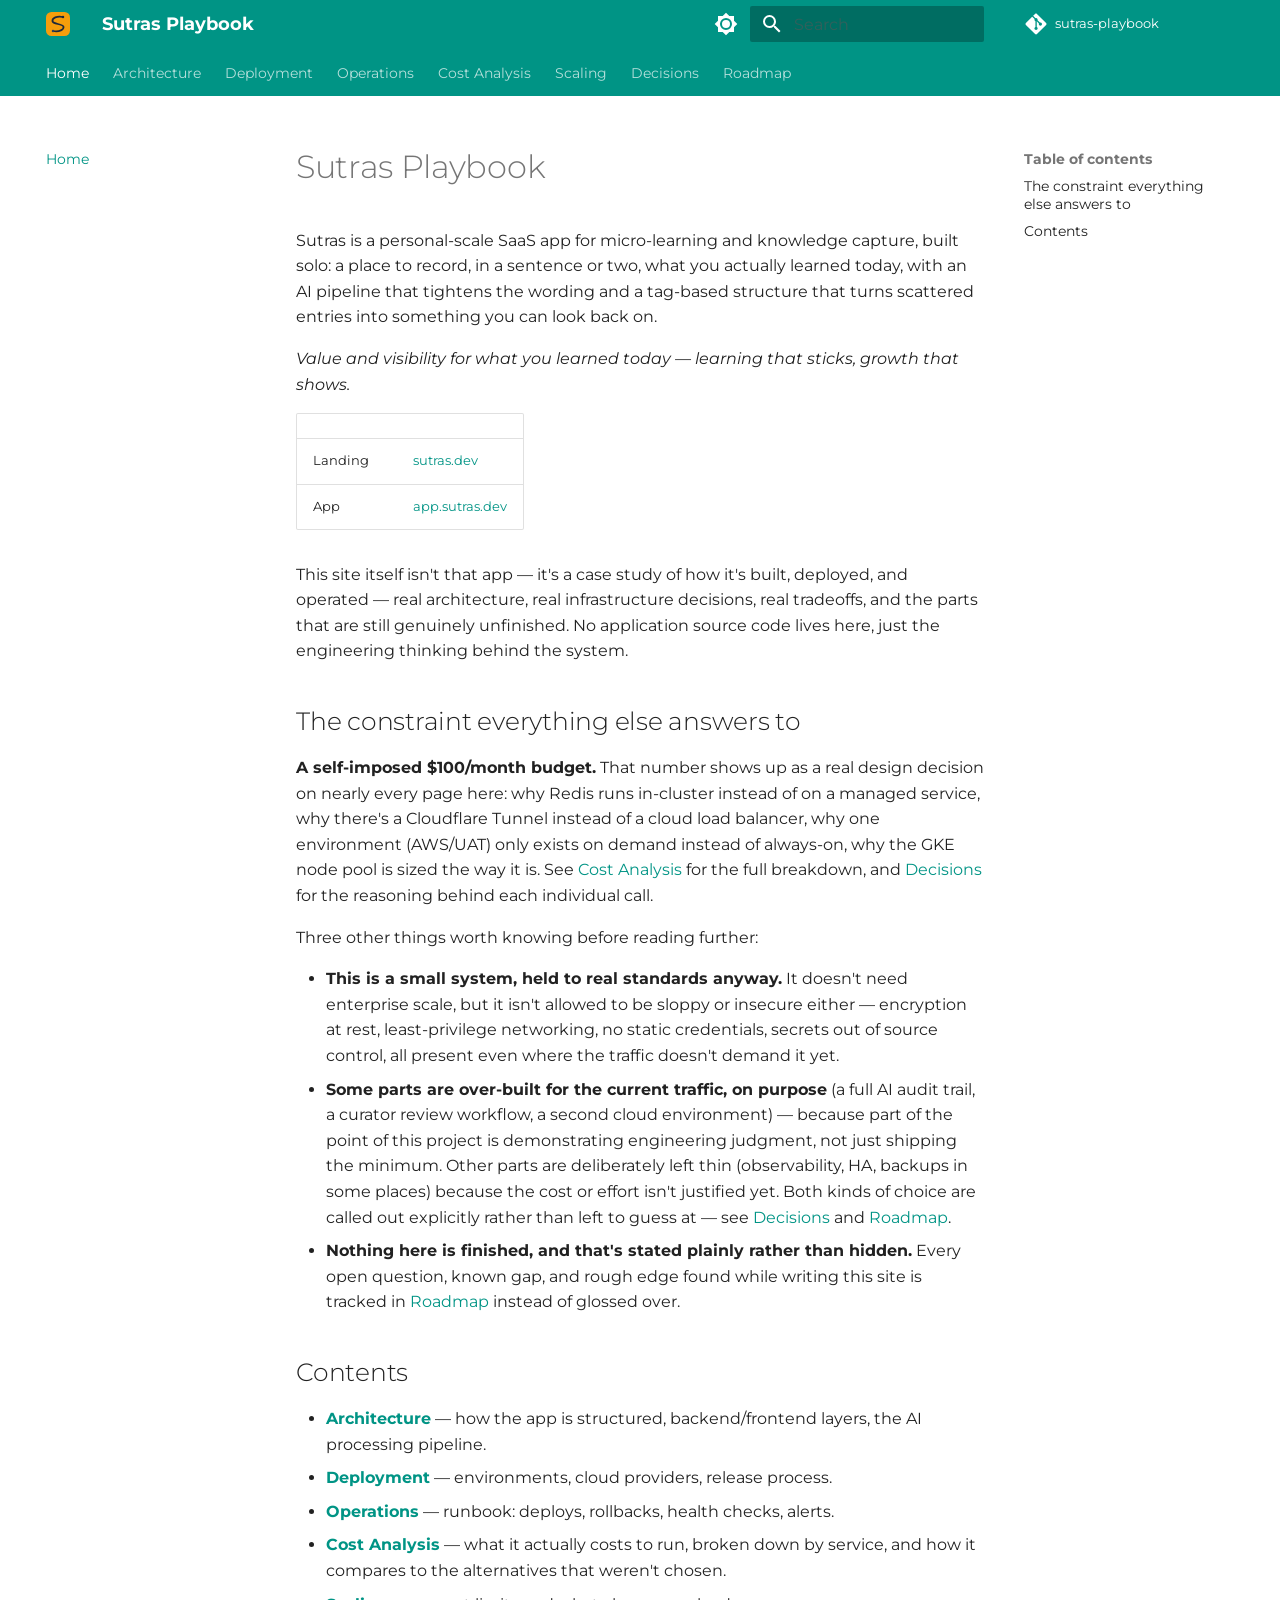
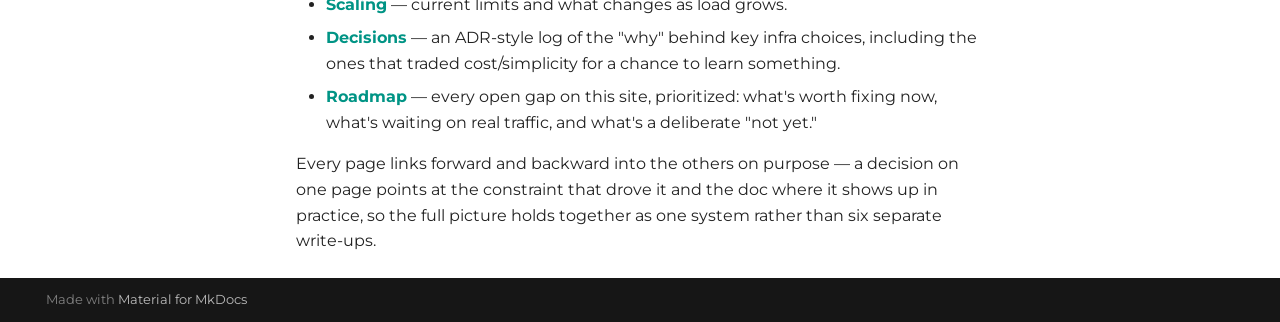
<file: index.html>
<!doctype html>
<html lang="en" class="no-js">
  <head>
    
      <meta charset="utf-8">
      <meta name="viewport" content="width=device-width,initial-scale=1">
      
        <meta name="description" content="Architecture and operations case study for Sutras, a production SaaS app.">
      
      
        <meta name="author" content="Sharmilan">
      
      
      
      
        <link rel="next" href="architecture/">
      
      
        
      
      
      <link rel="icon" href="assets/logo.svg">
      <meta name="generator" content="mkdocs-1.6.1, mkdocs-material-9.7.7">
    
    
      
        <title>Sutras Playbook</title>
      
    
    
      <link rel="stylesheet" href="assets/stylesheets/main.ec1eaa64.min.css">
      
        
        <link rel="stylesheet" href="assets/stylesheets/palette.ab4e12ef.min.css">
      
      


    
    
      
    
    
      
        
        
        <link rel="preconnect" href="https://fonts.gstatic.com" crossorigin>
        <link rel="stylesheet" href="https://fonts.googleapis.com/css?family=Montserrat:300,300i,400,400i,700,700i%7CRoboto+Mono:400,400i,700,700i&display=fallback">
        <style>:root{--md-text-font:"Montserrat";--md-code-font:"Roboto Mono"}</style>
      
    
    
      <link rel="stylesheet" href="stylesheets/extra.css">
    
    <script>__md_scope=new URL(".",location),__md_hash=e=>[...e].reduce(((e,_)=>(e<<5)-e+_.charCodeAt(0)),0),__md_get=(e,_=localStorage,t=__md_scope)=>JSON.parse(_.getItem(t.pathname+"."+e)),__md_set=(e,_,t=localStorage,a=__md_scope)=>{try{t.setItem(a.pathname+"."+e,JSON.stringify(_))}catch(e){}}</script>
    
      

    
    
  </head>
  
  
    
    
      
    
    
    
    
    <body dir="ltr" data-md-color-scheme="default" data-md-color-primary="teal" data-md-color-accent="amber">
  
    
    <input class="md-toggle" data-md-toggle="drawer" type="checkbox" id="__drawer" autocomplete="off">
    <input class="md-toggle" data-md-toggle="search" type="checkbox" id="__search" autocomplete="off">
    <label class="md-overlay" for="__drawer"></label>
    <div data-md-component="skip">
      
        
        <a href="#sutras-playbook" class="md-skip">
          Skip to content
        </a>
      
    </div>
    <div data-md-component="announce">
      
    </div>
    
    
      

<header class="md-header" data-md-component="header">
  <nav class="md-header__inner md-grid" aria-label="Header">
    <a href="." title="Sutras Playbook" class="md-header__button md-logo" aria-label="Sutras Playbook" data-md-component="logo">
      
  <img src="assets/logo.svg" alt="logo">

    </a>
    <label class="md-header__button md-icon" for="__drawer">
      
      <svg xmlns="http://www.w3.org/2000/svg" viewBox="0 0 24 24"><path d="M3 6h18v2H3zm0 5h18v2H3zm0 5h18v2H3z"/></svg>
    </label>
    <div class="md-header__title" data-md-component="header-title">
      <div class="md-header__ellipsis">
        <div class="md-header__topic">
          <span class="md-ellipsis">
            Sutras Playbook
          </span>
        </div>
        <div class="md-header__topic" data-md-component="header-topic">
          <span class="md-ellipsis">
            
              Home
            
          </span>
        </div>
      </div>
    </div>
    
      
        <form class="md-header__option" data-md-component="palette">
  
    
    
    
    <input class="md-option" data-md-color-media="(prefers-color-scheme: light)" data-md-color-scheme="default" data-md-color-primary="teal" data-md-color-accent="amber"  aria-label="Switch to dark mode"  type="radio" name="__palette" id="__palette_0">
    
      <label class="md-header__button md-icon" title="Switch to dark mode" for="__palette_1" hidden>
        <svg xmlns="http://www.w3.org/2000/svg" viewBox="0 0 24 24"><path d="M12 8a4 4 0 0 0-4 4 4 4 0 0 0 4 4 4 4 0 0 0 4-4 4 4 0 0 0-4-4m0 10a6 6 0 0 1-6-6 6 6 0 0 1 6-6 6 6 0 0 1 6 6 6 6 0 0 1-6 6m8-9.31V4h-4.69L12 .69 8.69 4H4v4.69L.69 12 4 15.31V20h4.69L12 23.31 15.31 20H20v-4.69L23.31 12z"/></svg>
      </label>
    
  
    
    
    
    <input class="md-option" data-md-color-media="(prefers-color-scheme: dark)" data-md-color-scheme="slate" data-md-color-primary="teal" data-md-color-accent="amber"  aria-label="Switch to light mode"  type="radio" name="__palette" id="__palette_1">
    
      <label class="md-header__button md-icon" title="Switch to light mode" for="__palette_0" hidden>
        <svg xmlns="http://www.w3.org/2000/svg" viewBox="0 0 24 24"><path d="M12 18c-.89 0-1.74-.2-2.5-.55C11.56 16.5 13 14.42 13 12s-1.44-4.5-3.5-5.45C10.26 6.2 11.11 6 12 6a6 6 0 0 1 6 6 6 6 0 0 1-6 6m8-9.31V4h-4.69L12 .69 8.69 4H4v4.69L.69 12 4 15.31V20h4.69L12 23.31 15.31 20H20v-4.69L23.31 12z"/></svg>
      </label>
    
  
</form>
      
    
    
      <script>var palette=__md_get("__palette");if(palette&&palette.color){if("(prefers-color-scheme)"===palette.color.media){var media=matchMedia("(prefers-color-scheme: light)"),input=document.querySelector(media.matches?"[data-md-color-media='(prefers-color-scheme: light)']":"[data-md-color-media='(prefers-color-scheme: dark)']");palette.color.media=input.getAttribute("data-md-color-media"),palette.color.scheme=input.getAttribute("data-md-color-scheme"),palette.color.primary=input.getAttribute("data-md-color-primary"),palette.color.accent=input.getAttribute("data-md-color-accent")}for(var[key,value]of Object.entries(palette.color))document.body.setAttribute("data-md-color-"+key,value)}</script>
    
    
    
      
      
        <label class="md-header__button md-icon" for="__search">
          
          <svg xmlns="http://www.w3.org/2000/svg" viewBox="0 0 24 24"><path d="M9.5 3A6.5 6.5 0 0 1 16 9.5c0 1.61-.59 3.09-1.56 4.23l.27.27h.79l5 5-1.5 1.5-5-5v-.79l-.27-.27A6.52 6.52 0 0 1 9.5 16 6.5 6.5 0 0 1 3 9.5 6.5 6.5 0 0 1 9.5 3m0 2C7 5 5 7 5 9.5S7 14 9.5 14 14 12 14 9.5 12 5 9.5 5"/></svg>
        </label>
        <div class="md-search" data-md-component="search" role="dialog">
  <label class="md-search__overlay" for="__search"></label>
  <div class="md-search__inner" role="search">
    <form class="md-search__form" name="search">
      <input type="text" class="md-search__input" name="query" aria-label="Search" placeholder="Search" autocapitalize="off" autocorrect="off" autocomplete="off" spellcheck="false" data-md-component="search-query" required>
      <label class="md-search__icon md-icon" for="__search">
        
        <svg xmlns="http://www.w3.org/2000/svg" viewBox="0 0 24 24"><path d="M9.5 3A6.5 6.5 0 0 1 16 9.5c0 1.61-.59 3.09-1.56 4.23l.27.27h.79l5 5-1.5 1.5-5-5v-.79l-.27-.27A6.52 6.52 0 0 1 9.5 16 6.5 6.5 0 0 1 3 9.5 6.5 6.5 0 0 1 9.5 3m0 2C7 5 5 7 5 9.5S7 14 9.5 14 14 12 14 9.5 12 5 9.5 5"/></svg>
        
        <svg xmlns="http://www.w3.org/2000/svg" viewBox="0 0 24 24"><path d="M20 11v2H8l5.5 5.5-1.42 1.42L4.16 12l7.92-7.92L13.5 5.5 8 11z"/></svg>
      </label>
      <nav class="md-search__options" aria-label="Search">
        
        <button type="reset" class="md-search__icon md-icon" title="Clear" aria-label="Clear" tabindex="-1">
          
          <svg xmlns="http://www.w3.org/2000/svg" viewBox="0 0 24 24"><path d="M19 6.41 17.59 5 12 10.59 6.41 5 5 6.41 10.59 12 5 17.59 6.41 19 12 13.41 17.59 19 19 17.59 13.41 12z"/></svg>
        </button>
      </nav>
      
        <div class="md-search__suggest" data-md-component="search-suggest"></div>
      
    </form>
    <div class="md-search__output">
      <div class="md-search__scrollwrap" tabindex="0" data-md-scrollfix>
        <div class="md-search-result" data-md-component="search-result">
          <div class="md-search-result__meta">
            Initializing search
          </div>
          <ol class="md-search-result__list" role="presentation"></ol>
        </div>
      </div>
    </div>
  </div>
</div>
      
    
    
      <div class="md-header__source">
        <a href="https://github.com/sharmilanAmpi/sutras-playbook" title="Go to repository" class="md-source" data-md-component="source">
  <div class="md-source__icon md-icon">
    
    <svg xmlns="http://www.w3.org/2000/svg" viewBox="0 0 448 512"><!--! Font Awesome Free 7.1.0 by @fontawesome - https://fontawesome.com License - https://fontawesome.com/license/free (Icons: CC BY 4.0, Fonts: SIL OFL 1.1, Code: MIT License) Copyright 2025 Fonticons, Inc.--><path d="M439.6 236.1 244 40.5c-5.4-5.5-12.8-8.5-20.4-8.5s-15 3-20.4 8.4L162.5 81l51.5 51.5c27.1-9.1 52.7 16.8 43.4 43.7l49.7 49.7c34.2-11.8 61.2 31 35.5 56.7-26.5 26.5-70.2-2.9-56-37.3L240.3 199v121.9c25.3 12.5 22.3 41.8 9.1 55-6.4 6.4-15.2 10.1-24.3 10.1s-17.8-3.6-24.3-10.1c-17.6-17.6-11.1-46.9 11.2-56v-123c-20.8-8.5-24.6-30.7-18.6-45L142.6 101 8.5 235.1C3 240.6 0 247.9 0 255.5s3 15 8.5 20.4l195.6 195.7c5.4 5.4 12.7 8.4 20.4 8.4s15-3 20.4-8.4l194.7-194.7c5.4-5.4 8.4-12.8 8.4-20.4s-3-15-8.4-20.4"/></svg>
  </div>
  <div class="md-source__repository">
    sutras-playbook
  </div>
</a>
      </div>
    
  </nav>
  
</header>
    
    <div class="md-container" data-md-component="container">
      
      
        
          
            
<nav class="md-tabs" aria-label="Tabs" data-md-component="tabs">
  <div class="md-grid">
    <ul class="md-tabs__list">
      
        
  
  
  
    
  
  
    <li class="md-tabs__item md-tabs__item--active">
      <a href="." class="md-tabs__link">
        
  
  
    
  
  Home

      </a>
    </li>
  

      
        
  
  
  
  
    <li class="md-tabs__item">
      <a href="architecture/" class="md-tabs__link">
        
  
  
    
  
  Architecture

      </a>
    </li>
  

      
        
  
  
  
  
    <li class="md-tabs__item">
      <a href="deployment/" class="md-tabs__link">
        
  
  
    
  
  Deployment

      </a>
    </li>
  

      
        
  
  
  
  
    <li class="md-tabs__item">
      <a href="operations/" class="md-tabs__link">
        
  
  
    
  
  Operations

      </a>
    </li>
  

      
        
  
  
  
  
    <li class="md-tabs__item">
      <a href="cost-analysis/" class="md-tabs__link">
        
  
  
    
  
  Cost Analysis

      </a>
    </li>
  

      
        
  
  
  
  
    <li class="md-tabs__item">
      <a href="scaling/" class="md-tabs__link">
        
  
  
    
  
  Scaling

      </a>
    </li>
  

      
        
  
  
  
  
    <li class="md-tabs__item">
      <a href="decisions/" class="md-tabs__link">
        
  
  
    
  
  Decisions

      </a>
    </li>
  

      
        
  
  
  
  
    <li class="md-tabs__item">
      <a href="roadmap/" class="md-tabs__link">
        
  
  
    
  
  Roadmap

      </a>
    </li>
  

      
    </ul>
  </div>
</nav>
          
        
      
      <main class="md-main" data-md-component="main">
        <div class="md-main__inner md-grid">
          
            
              
              <div class="md-sidebar md-sidebar--primary" data-md-component="sidebar" data-md-type="navigation" >
                <div class="md-sidebar__scrollwrap">
                  <div class="md-sidebar__inner">
                    


  


<nav class="md-nav md-nav--primary md-nav--lifted" aria-label="Navigation" data-md-level="0">
  <label class="md-nav__title" for="__drawer">
    <a href="." title="Sutras Playbook" class="md-nav__button md-logo" aria-label="Sutras Playbook" data-md-component="logo">
      
  <img src="assets/logo.svg" alt="logo">

    </a>
    Sutras Playbook
  </label>
  
    <div class="md-nav__source">
      <a href="https://github.com/sharmilanAmpi/sutras-playbook" title="Go to repository" class="md-source" data-md-component="source">
  <div class="md-source__icon md-icon">
    
    <svg xmlns="http://www.w3.org/2000/svg" viewBox="0 0 448 512"><!--! Font Awesome Free 7.1.0 by @fontawesome - https://fontawesome.com License - https://fontawesome.com/license/free (Icons: CC BY 4.0, Fonts: SIL OFL 1.1, Code: MIT License) Copyright 2025 Fonticons, Inc.--><path d="M439.6 236.1 244 40.5c-5.4-5.5-12.8-8.5-20.4-8.5s-15 3-20.4 8.4L162.5 81l51.5 51.5c27.1-9.1 52.7 16.8 43.4 43.7l49.7 49.7c34.2-11.8 61.2 31 35.5 56.7-26.5 26.5-70.2-2.9-56-37.3L240.3 199v121.9c25.3 12.5 22.3 41.8 9.1 55-6.4 6.4-15.2 10.1-24.3 10.1s-17.8-3.6-24.3-10.1c-17.6-17.6-11.1-46.9 11.2-56v-123c-20.8-8.5-24.6-30.7-18.6-45L142.6 101 8.5 235.1C3 240.6 0 247.9 0 255.5s3 15 8.5 20.4l195.6 195.7c5.4 5.4 12.7 8.4 20.4 8.4s15-3 20.4-8.4l194.7-194.7c5.4-5.4 8.4-12.8 8.4-20.4s-3-15-8.4-20.4"/></svg>
  </div>
  <div class="md-source__repository">
    sutras-playbook
  </div>
</a>
    </div>
  
  <ul class="md-nav__list" data-md-scrollfix>
    
      
      
  
  
    
  
  
  
    <li class="md-nav__item md-nav__item--active">
      
      <input class="md-nav__toggle md-toggle" type="checkbox" id="__toc">
      
      
        
      
      
        <label class="md-nav__link md-nav__link--active" for="__toc">
          
  
  
  <span class="md-ellipsis">
    
  
    Home
  

    
  </span>
  
  

          <span class="md-nav__icon md-icon"></span>
        </label>
      
      <a href="." class="md-nav__link md-nav__link--active">
        
  
  
  <span class="md-ellipsis">
    
  
    Home
  

    
  </span>
  
  

      </a>
      
        

<nav class="md-nav md-nav--secondary" aria-label="Table of contents">
  
  
  
    
  
  
    <label class="md-nav__title" for="__toc">
      <span class="md-nav__icon md-icon"></span>
      Table of contents
    </label>
    <ul class="md-nav__list" data-md-component="toc" data-md-scrollfix>
      
        <li class="md-nav__item">
  <a href="#the-constraint-everything-else-answers-to" class="md-nav__link">
    <span class="md-ellipsis">
      
        The constraint everything else answers to
      
    </span>
  </a>
  
</li>
      
        <li class="md-nav__item">
  <a href="#contents" class="md-nav__link">
    <span class="md-ellipsis">
      
        Contents
      
    </span>
  </a>
  
</li>
      
    </ul>
  
</nav>
      
    </li>
  

    
      
      
  
  
  
  
    <li class="md-nav__item">
      <a href="architecture/" class="md-nav__link">
        
  
  
  <span class="md-ellipsis">
    
  
    Architecture
  

    
  </span>
  
  

      </a>
    </li>
  

    
      
      
  
  
  
  
    <li class="md-nav__item">
      <a href="deployment/" class="md-nav__link">
        
  
  
  <span class="md-ellipsis">
    
  
    Deployment
  

    
  </span>
  
  

      </a>
    </li>
  

    
      
      
  
  
  
  
    <li class="md-nav__item">
      <a href="operations/" class="md-nav__link">
        
  
  
  <span class="md-ellipsis">
    
  
    Operations
  

    
  </span>
  
  

      </a>
    </li>
  

    
      
      
  
  
  
  
    <li class="md-nav__item">
      <a href="cost-analysis/" class="md-nav__link">
        
  
  
  <span class="md-ellipsis">
    
  
    Cost Analysis
  

    
  </span>
  
  

      </a>
    </li>
  

    
      
      
  
  
  
  
    <li class="md-nav__item">
      <a href="scaling/" class="md-nav__link">
        
  
  
  <span class="md-ellipsis">
    
  
    Scaling
  

    
  </span>
  
  

      </a>
    </li>
  

    
      
      
  
  
  
  
    <li class="md-nav__item">
      <a href="decisions/" class="md-nav__link">
        
  
  
  <span class="md-ellipsis">
    
  
    Decisions
  

    
  </span>
  
  

      </a>
    </li>
  

    
      
      
  
  
  
  
    <li class="md-nav__item">
      <a href="roadmap/" class="md-nav__link">
        
  
  
  <span class="md-ellipsis">
    
  
    Roadmap
  

    
  </span>
  
  

      </a>
    </li>
  

    
  </ul>
</nav>
                  </div>
                </div>
              </div>
            
            
              
              <div class="md-sidebar md-sidebar--secondary" data-md-component="sidebar" data-md-type="toc" >
                <div class="md-sidebar__scrollwrap">
                  <div class="md-sidebar__inner">
                    

<nav class="md-nav md-nav--secondary" aria-label="Table of contents">
  
  
  
    
  
  
    <label class="md-nav__title" for="__toc">
      <span class="md-nav__icon md-icon"></span>
      Table of contents
    </label>
    <ul class="md-nav__list" data-md-component="toc" data-md-scrollfix>
      
        <li class="md-nav__item">
  <a href="#the-constraint-everything-else-answers-to" class="md-nav__link">
    <span class="md-ellipsis">
      
        The constraint everything else answers to
      
    </span>
  </a>
  
</li>
      
        <li class="md-nav__item">
  <a href="#contents" class="md-nav__link">
    <span class="md-ellipsis">
      
        Contents
      
    </span>
  </a>
  
</li>
      
    </ul>
  
</nav>
                  </div>
                </div>
              </div>
            
          
          
            <div class="md-content" data-md-component="content">
              
              <article class="md-content__inner md-typeset">
                
                  


  
  


<h1 id="sutras-playbook">Sutras Playbook<a class="headerlink" href="#sutras-playbook" title="Permanent link">&para;</a></h1>
<p>Sutras is a personal-scale SaaS app for micro-learning and knowledge capture, built solo: a place to record, in a sentence or two, what you actually learned today, with an AI pipeline that tightens the wording and a tag-based structure that turns scattered entries into something you can look back on.</p>
<p><em>Value and visibility for what you learned today — learning that sticks, growth that shows.</em></p>
<table>
<thead>
<tr>
<th></th>
<th></th>
</tr>
</thead>
<tbody>
<tr>
<td>Landing</td>
<td><a href="https://sutras.dev">sutras.dev</a></td>
</tr>
<tr>
<td>App</td>
<td><a href="https://app.sutras.dev">app.sutras.dev</a></td>
</tr>
</tbody>
</table>
<p>This site itself isn't that app — it's a case study of how it's built, deployed, and operated — real architecture, real infrastructure decisions, real tradeoffs, and the parts that are still genuinely unfinished. No application source code lives here, just the engineering thinking behind the system.</p>
<h2 id="the-constraint-everything-else-answers-to">The constraint everything else answers to<a class="headerlink" href="#the-constraint-everything-else-answers-to" title="Permanent link">&para;</a></h2>
<p><strong>A self-imposed $100/month budget.</strong> That number shows up as a real design decision on nearly every page here: why Redis runs in-cluster instead of on a managed service, why there's a Cloudflare Tunnel instead of a cloud load balancer, why one environment (AWS/UAT) only exists on demand instead of always-on, why the GKE node pool is sized the way it is. See <a href="cost-analysis/">Cost Analysis</a> for the full breakdown, and <a href="decisions/">Decisions</a> for the reasoning behind each individual call.</p>
<p>Three other things worth knowing before reading further:</p>
<ul>
<li><strong>This is a small system, held to real standards anyway.</strong> It doesn't need enterprise scale, but it isn't allowed to be sloppy or insecure either — encryption at rest, least-privilege networking, no static credentials, secrets out of source control, all present even where the traffic doesn't demand it yet.</li>
<li><strong>Some parts are over-built for the current traffic, on purpose</strong> (a full AI audit trail, a curator review workflow, a second cloud environment) — because part of the point of this project is demonstrating engineering judgment, not just shipping the minimum. Other parts are deliberately left thin (observability, HA, backups in some places) because the cost or effort isn't justified yet. Both kinds of choice are called out explicitly rather than left to guess at — see <a href="decisions/">Decisions</a> and <a href="roadmap/">Roadmap</a>.</li>
<li><strong>Nothing here is finished, and that's stated plainly rather than hidden.</strong> Every open question, known gap, and rough edge found while writing this site is tracked in <a href="roadmap/">Roadmap</a> instead of glossed over.</li>
</ul>
<h2 id="contents">Contents<a class="headerlink" href="#contents" title="Permanent link">&para;</a></h2>
<ul>
<li><strong><a href="architecture/">Architecture</a></strong> — how the app is structured, backend/frontend layers, the AI processing pipeline.</li>
<li><strong><a href="deployment/">Deployment</a></strong> — environments, cloud providers, release process.</li>
<li><strong><a href="operations/">Operations</a></strong> — runbook: deploys, rollbacks, health checks, alerts.</li>
<li><strong><a href="cost-analysis/">Cost Analysis</a></strong> — what it actually costs to run, broken down by service, and how it compares to the alternatives that weren't chosen.</li>
<li><strong><a href="scaling/">Scaling</a></strong> — current limits and what changes as load grows.</li>
<li><strong><a href="decisions/">Decisions</a></strong> — an ADR-style log of the "why" behind key infra choices, including the ones that traded cost/simplicity for a chance to learn something.</li>
<li><strong><a href="roadmap/">Roadmap</a></strong> — every open gap on this site, prioritized: what's worth fixing now, what's waiting on real traffic, and what's a deliberate "not yet."</li>
</ul>
<p>Every page links forward and backward into the others on purpose — a decision on one page points at the constraint that drove it and the doc where it shows up in practice, so the full picture holds together as one system rather than six separate write-ups.</p>












                
              </article>
            </div>
          
          
<script>var target=document.getElementById(location.hash.slice(1));target&&target.name&&(target.checked=target.name.startsWith("__tabbed_"))</script>
        </div>
        
          <button type="button" class="md-top md-icon" data-md-component="top" hidden>
  
  <svg xmlns="http://www.w3.org/2000/svg" viewBox="0 0 24 24"><path d="M13 20h-2V8l-5.5 5.5-1.42-1.42L12 4.16l7.92 7.92-1.42 1.42L13 8z"/></svg>
  Back to top
</button>
        
      </main>
      
        <footer class="md-footer">
  
  <div class="md-footer-meta md-typeset">
    <div class="md-footer-meta__inner md-grid">
      <div class="md-copyright">
  
  
    Made with
    <a href="https://squidfunk.github.io/mkdocs-material/" target="_blank" rel="noopener">
      Material for MkDocs
    </a>
  
</div>
      
    </div>
  </div>
</footer>
      
    </div>
    <div class="md-dialog" data-md-component="dialog">
      <div class="md-dialog__inner md-typeset"></div>
    </div>
    
    
    
      
      
      <script id="__config" type="application/json">{"annotate": null, "base": ".", "features": ["navigation.tabs", "navigation.top", "content.code.copy", "search.suggest"], "search": "assets/javascripts/workers/search.2c215733.min.js", "tags": null, "translations": {"clipboard.copied": "Copied to clipboard", "clipboard.copy": "Copy to clipboard", "search.result.more.one": "1 more on this page", "search.result.more.other": "# more on this page", "search.result.none": "No matching documents", "search.result.one": "1 matching document", "search.result.other": "# matching documents", "search.result.placeholder": "Type to start searching", "search.result.term.missing": "Missing", "select.version": "Select version"}, "version": null}</script>
    
    
      <script src="assets/javascripts/bundle.d7400e89.min.js"></script>
      
    
  </body>
</html>
</file>
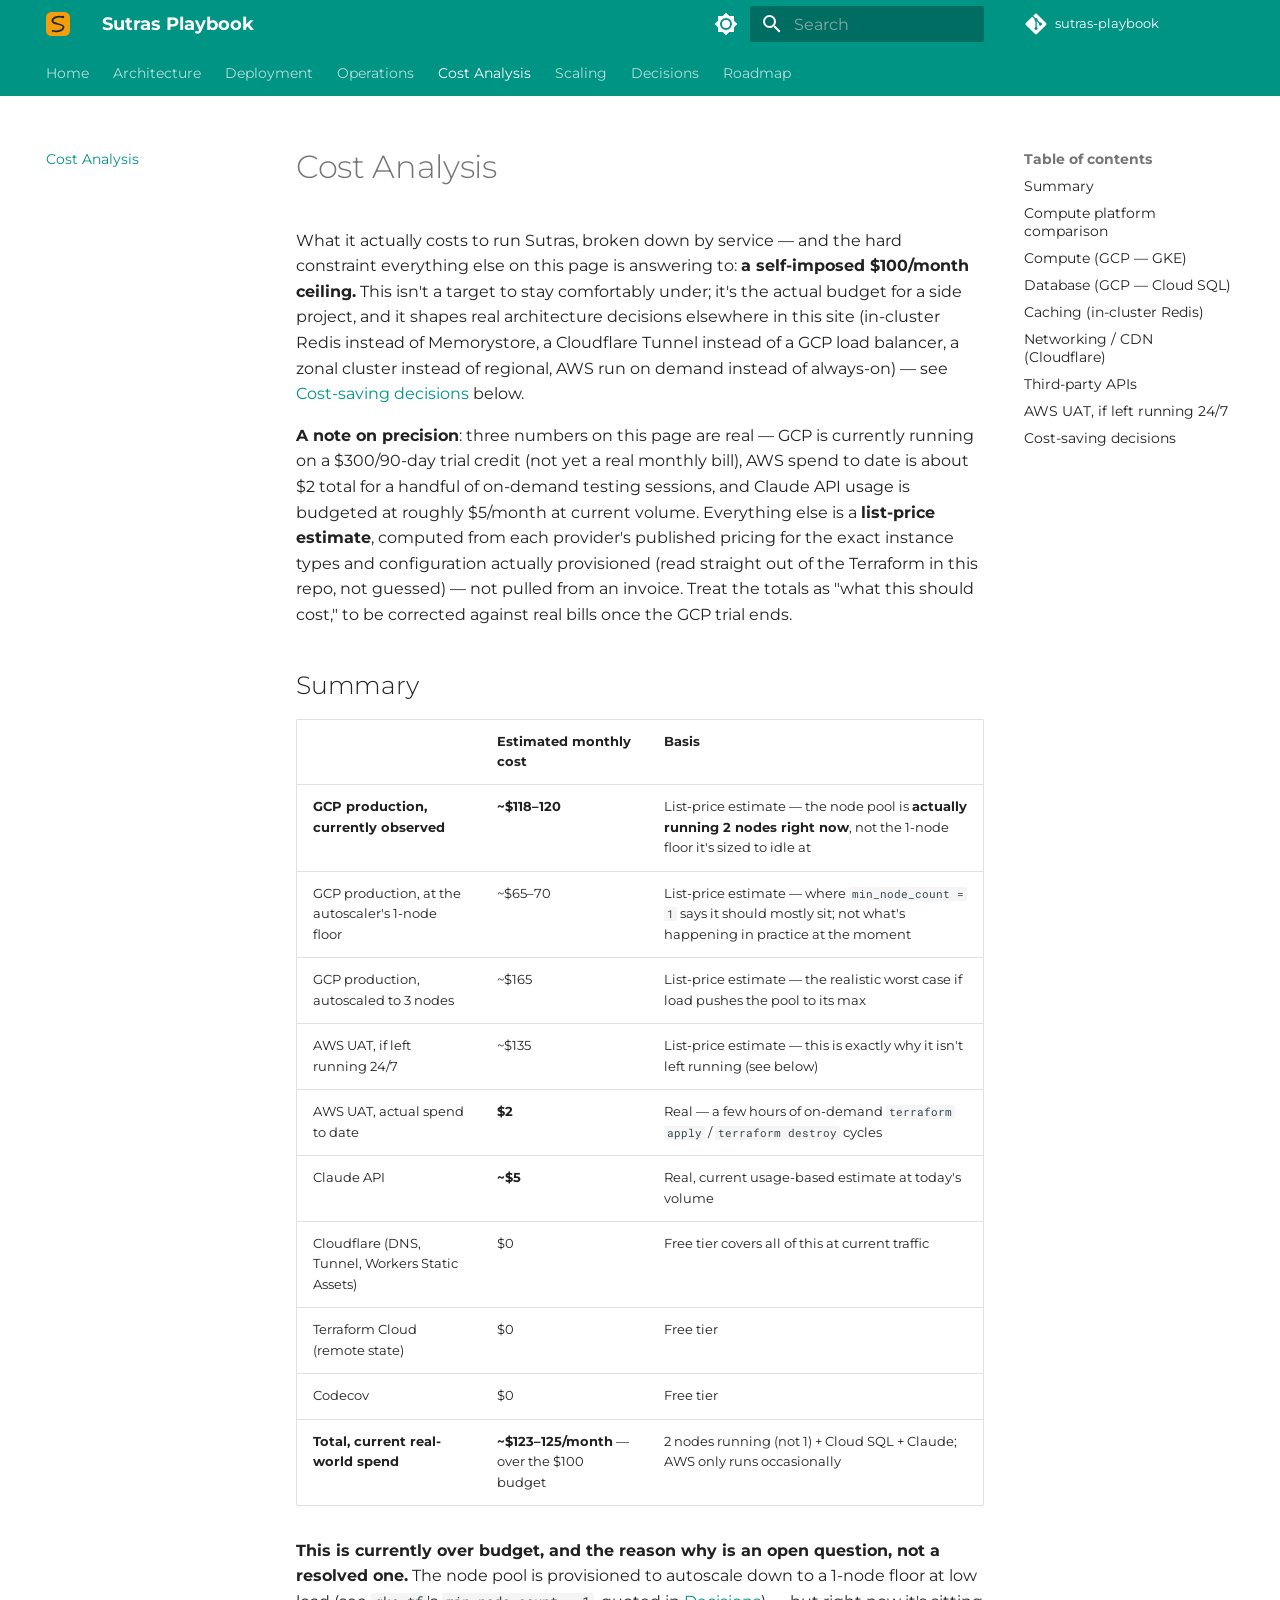
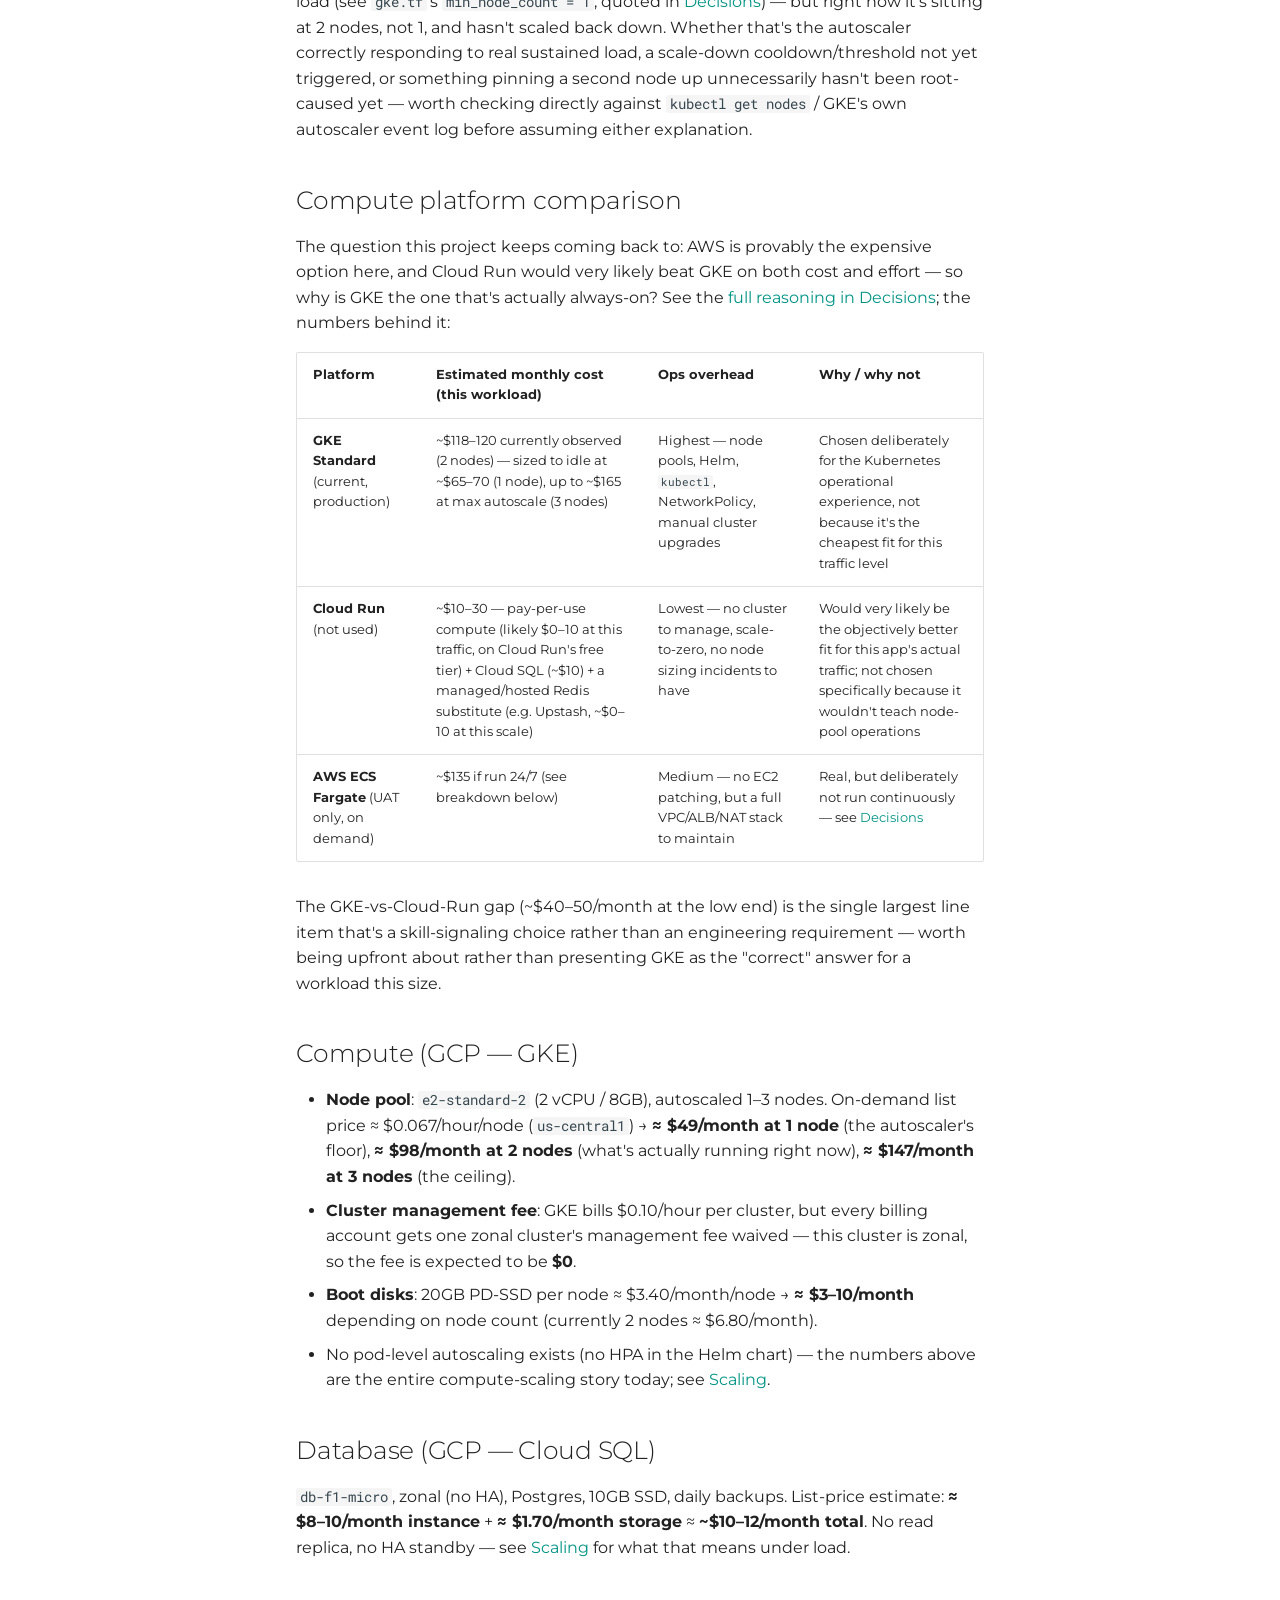
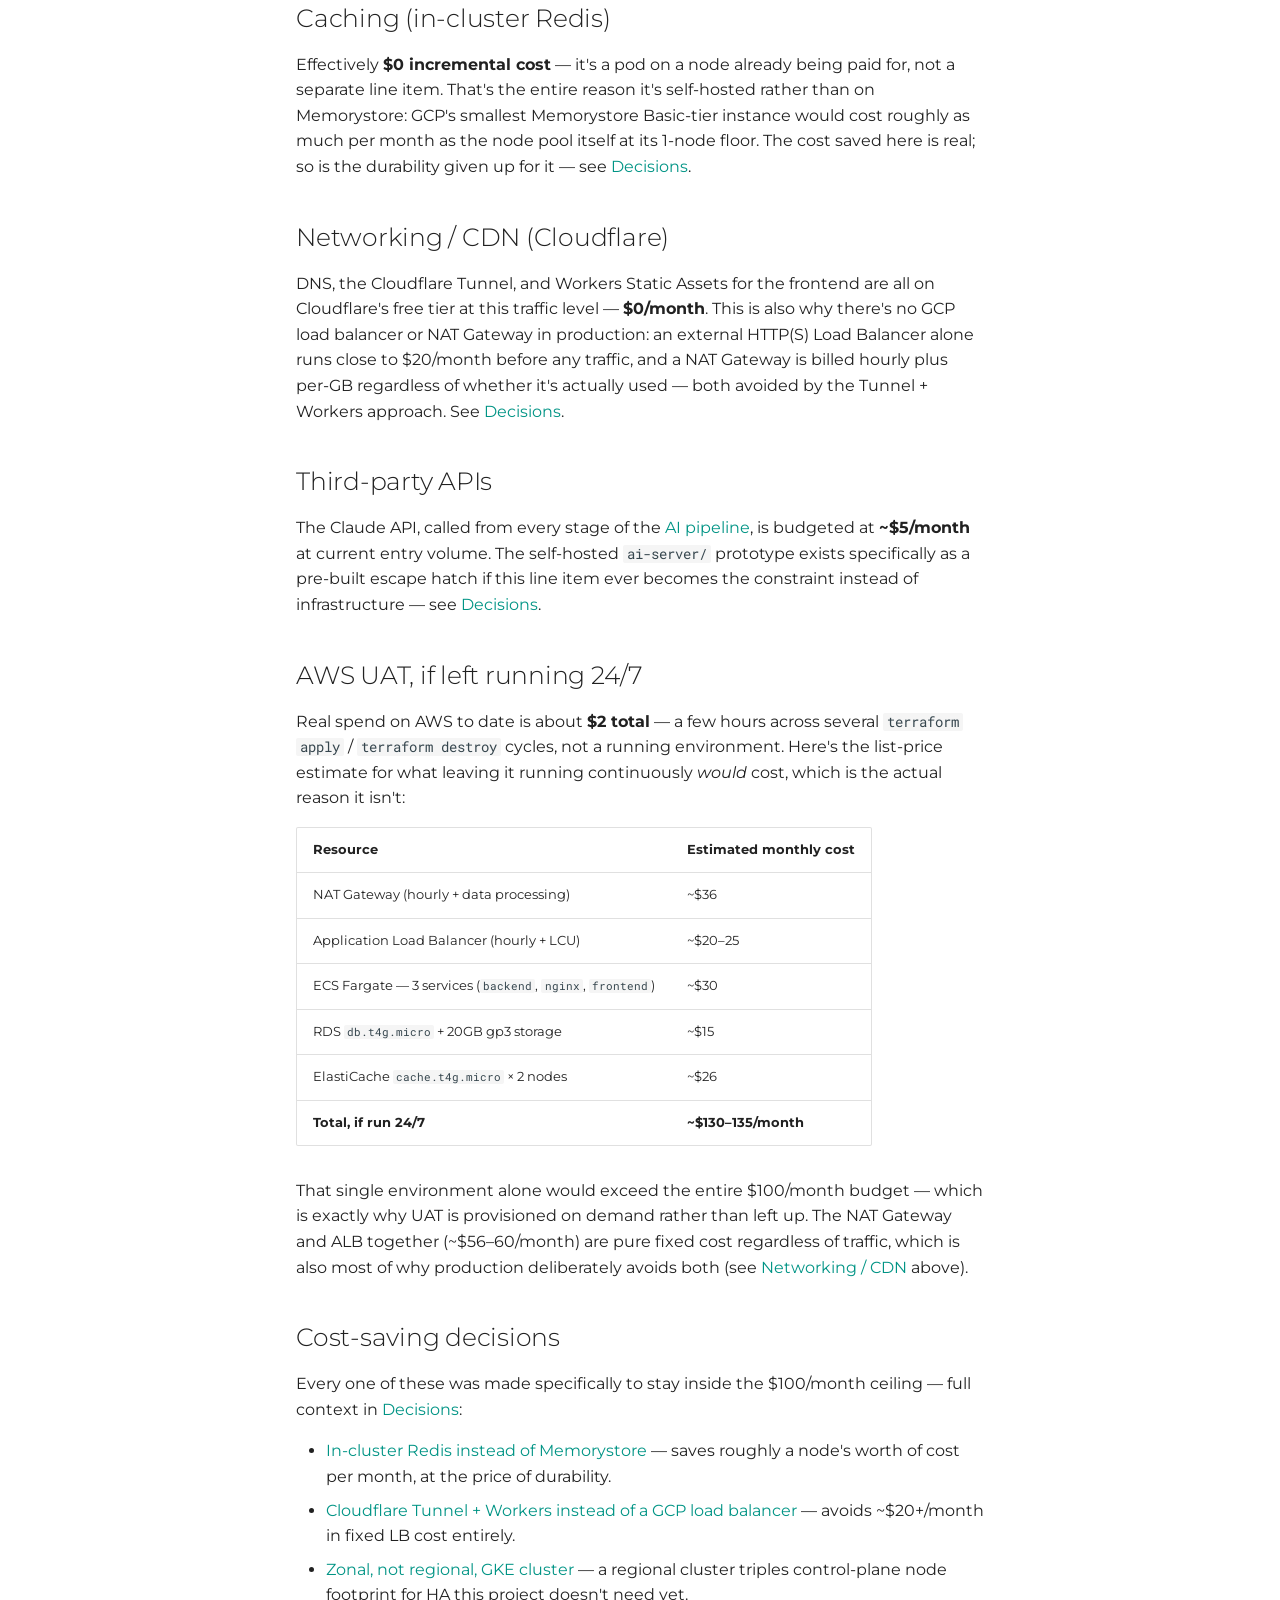
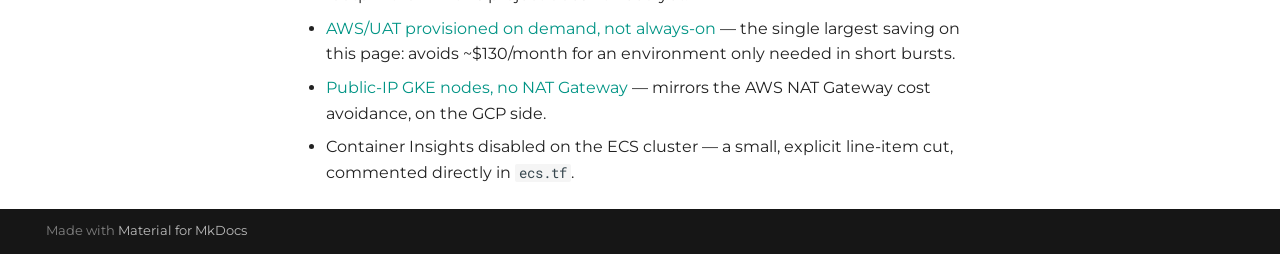
<file: cost-analysis/index.html>
<!doctype html>
<html lang="en" class="no-js">
  <head>
    
      <meta charset="utf-8">
      <meta name="viewport" content="width=device-width,initial-scale=1">
      
        <meta name="description" content="Architecture and operations case study for Sutras, a production SaaS app.">
      
      
        <meta name="author" content="Sharmilan">
      
      
      
        <link rel="prev" href="../operations/">
      
      
        <link rel="next" href="../scaling/">
      
      
        
      
      
      <link rel="icon" href="../assets/logo.svg">
      <meta name="generator" content="mkdocs-1.6.1, mkdocs-material-9.7.7">
    
    
      
        <title>Cost Analysis - Sutras Playbook</title>
      
    
    
      <link rel="stylesheet" href="../assets/stylesheets/main.ec1eaa64.min.css">
      
        
        <link rel="stylesheet" href="../assets/stylesheets/palette.ab4e12ef.min.css">
      
      


    
    
      
    
    
      
        
        
        <link rel="preconnect" href="https://fonts.gstatic.com" crossorigin>
        <link rel="stylesheet" href="https://fonts.googleapis.com/css?family=Montserrat:300,300i,400,400i,700,700i%7CRoboto+Mono:400,400i,700,700i&display=fallback">
        <style>:root{--md-text-font:"Montserrat";--md-code-font:"Roboto Mono"}</style>
      
    
    
      <link rel="stylesheet" href="../stylesheets/extra.css">
    
    <script>__md_scope=new URL("..",location),__md_hash=e=>[...e].reduce(((e,_)=>(e<<5)-e+_.charCodeAt(0)),0),__md_get=(e,_=localStorage,t=__md_scope)=>JSON.parse(_.getItem(t.pathname+"."+e)),__md_set=(e,_,t=localStorage,a=__md_scope)=>{try{t.setItem(a.pathname+"."+e,JSON.stringify(_))}catch(e){}}</script>
    
      

    
    
  </head>
  
  
    
    
      
    
    
    
    
    <body dir="ltr" data-md-color-scheme="default" data-md-color-primary="teal" data-md-color-accent="amber">
  
    
    <input class="md-toggle" data-md-toggle="drawer" type="checkbox" id="__drawer" autocomplete="off">
    <input class="md-toggle" data-md-toggle="search" type="checkbox" id="__search" autocomplete="off">
    <label class="md-overlay" for="__drawer"></label>
    <div data-md-component="skip">
      
        
        <a href="#cost-analysis" class="md-skip">
          Skip to content
        </a>
      
    </div>
    <div data-md-component="announce">
      
    </div>
    
    
      

<header class="md-header" data-md-component="header">
  <nav class="md-header__inner md-grid" aria-label="Header">
    <a href=".." title="Sutras Playbook" class="md-header__button md-logo" aria-label="Sutras Playbook" data-md-component="logo">
      
  <img src="../assets/logo.svg" alt="logo">

    </a>
    <label class="md-header__button md-icon" for="__drawer">
      
      <svg xmlns="http://www.w3.org/2000/svg" viewBox="0 0 24 24"><path d="M3 6h18v2H3zm0 5h18v2H3zm0 5h18v2H3z"/></svg>
    </label>
    <div class="md-header__title" data-md-component="header-title">
      <div class="md-header__ellipsis">
        <div class="md-header__topic">
          <span class="md-ellipsis">
            Sutras Playbook
          </span>
        </div>
        <div class="md-header__topic" data-md-component="header-topic">
          <span class="md-ellipsis">
            
              Cost Analysis
            
          </span>
        </div>
      </div>
    </div>
    
      
        <form class="md-header__option" data-md-component="palette">
  
    
    
    
    <input class="md-option" data-md-color-media="(prefers-color-scheme: light)" data-md-color-scheme="default" data-md-color-primary="teal" data-md-color-accent="amber"  aria-label="Switch to dark mode"  type="radio" name="__palette" id="__palette_0">
    
      <label class="md-header__button md-icon" title="Switch to dark mode" for="__palette_1" hidden>
        <svg xmlns="http://www.w3.org/2000/svg" viewBox="0 0 24 24"><path d="M12 8a4 4 0 0 0-4 4 4 4 0 0 0 4 4 4 4 0 0 0 4-4 4 4 0 0 0-4-4m0 10a6 6 0 0 1-6-6 6 6 0 0 1 6-6 6 6 0 0 1 6 6 6 6 0 0 1-6 6m8-9.31V4h-4.69L12 .69 8.69 4H4v4.69L.69 12 4 15.31V20h4.69L12 23.31 15.31 20H20v-4.69L23.31 12z"/></svg>
      </label>
    
  
    
    
    
    <input class="md-option" data-md-color-media="(prefers-color-scheme: dark)" data-md-color-scheme="slate" data-md-color-primary="teal" data-md-color-accent="amber"  aria-label="Switch to light mode"  type="radio" name="__palette" id="__palette_1">
    
      <label class="md-header__button md-icon" title="Switch to light mode" for="__palette_0" hidden>
        <svg xmlns="http://www.w3.org/2000/svg" viewBox="0 0 24 24"><path d="M12 18c-.89 0-1.74-.2-2.5-.55C11.56 16.5 13 14.42 13 12s-1.44-4.5-3.5-5.45C10.26 6.2 11.11 6 12 6a6 6 0 0 1 6 6 6 6 0 0 1-6 6m8-9.31V4h-4.69L12 .69 8.69 4H4v4.69L.69 12 4 15.31V20h4.69L12 23.31 15.31 20H20v-4.69L23.31 12z"/></svg>
      </label>
    
  
</form>
      
    
    
      <script>var palette=__md_get("__palette");if(palette&&palette.color){if("(prefers-color-scheme)"===palette.color.media){var media=matchMedia("(prefers-color-scheme: light)"),input=document.querySelector(media.matches?"[data-md-color-media='(prefers-color-scheme: light)']":"[data-md-color-media='(prefers-color-scheme: dark)']");palette.color.media=input.getAttribute("data-md-color-media"),palette.color.scheme=input.getAttribute("data-md-color-scheme"),palette.color.primary=input.getAttribute("data-md-color-primary"),palette.color.accent=input.getAttribute("data-md-color-accent")}for(var[key,value]of Object.entries(palette.color))document.body.setAttribute("data-md-color-"+key,value)}</script>
    
    
    
      
      
        <label class="md-header__button md-icon" for="__search">
          
          <svg xmlns="http://www.w3.org/2000/svg" viewBox="0 0 24 24"><path d="M9.5 3A6.5 6.5 0 0 1 16 9.5c0 1.61-.59 3.09-1.56 4.23l.27.27h.79l5 5-1.5 1.5-5-5v-.79l-.27-.27A6.52 6.52 0 0 1 9.5 16 6.5 6.5 0 0 1 3 9.5 6.5 6.5 0 0 1 9.5 3m0 2C7 5 5 7 5 9.5S7 14 9.5 14 14 12 14 9.5 12 5 9.5 5"/></svg>
        </label>
        <div class="md-search" data-md-component="search" role="dialog">
  <label class="md-search__overlay" for="__search"></label>
  <div class="md-search__inner" role="search">
    <form class="md-search__form" name="search">
      <input type="text" class="md-search__input" name="query" aria-label="Search" placeholder="Search" autocapitalize="off" autocorrect="off" autocomplete="off" spellcheck="false" data-md-component="search-query" required>
      <label class="md-search__icon md-icon" for="__search">
        
        <svg xmlns="http://www.w3.org/2000/svg" viewBox="0 0 24 24"><path d="M9.5 3A6.5 6.5 0 0 1 16 9.5c0 1.61-.59 3.09-1.56 4.23l.27.27h.79l5 5-1.5 1.5-5-5v-.79l-.27-.27A6.52 6.52 0 0 1 9.5 16 6.5 6.5 0 0 1 3 9.5 6.5 6.5 0 0 1 9.5 3m0 2C7 5 5 7 5 9.5S7 14 9.5 14 14 12 14 9.5 12 5 9.5 5"/></svg>
        
        <svg xmlns="http://www.w3.org/2000/svg" viewBox="0 0 24 24"><path d="M20 11v2H8l5.5 5.5-1.42 1.42L4.16 12l7.92-7.92L13.5 5.5 8 11z"/></svg>
      </label>
      <nav class="md-search__options" aria-label="Search">
        
        <button type="reset" class="md-search__icon md-icon" title="Clear" aria-label="Clear" tabindex="-1">
          
          <svg xmlns="http://www.w3.org/2000/svg" viewBox="0 0 24 24"><path d="M19 6.41 17.59 5 12 10.59 6.41 5 5 6.41 10.59 12 5 17.59 6.41 19 12 13.41 17.59 19 19 17.59 13.41 12z"/></svg>
        </button>
      </nav>
      
        <div class="md-search__suggest" data-md-component="search-suggest"></div>
      
    </form>
    <div class="md-search__output">
      <div class="md-search__scrollwrap" tabindex="0" data-md-scrollfix>
        <div class="md-search-result" data-md-component="search-result">
          <div class="md-search-result__meta">
            Initializing search
          </div>
          <ol class="md-search-result__list" role="presentation"></ol>
        </div>
      </div>
    </div>
  </div>
</div>
      
    
    
      <div class="md-header__source">
        <a href="https://github.com/sharmilanAmpi/sutras-playbook" title="Go to repository" class="md-source" data-md-component="source">
  <div class="md-source__icon md-icon">
    
    <svg xmlns="http://www.w3.org/2000/svg" viewBox="0 0 448 512"><!--! Font Awesome Free 7.1.0 by @fontawesome - https://fontawesome.com License - https://fontawesome.com/license/free (Icons: CC BY 4.0, Fonts: SIL OFL 1.1, Code: MIT License) Copyright 2025 Fonticons, Inc.--><path d="M439.6 236.1 244 40.5c-5.4-5.5-12.8-8.5-20.4-8.5s-15 3-20.4 8.4L162.5 81l51.5 51.5c27.1-9.1 52.7 16.8 43.4 43.7l49.7 49.7c34.2-11.8 61.2 31 35.5 56.7-26.5 26.5-70.2-2.9-56-37.3L240.3 199v121.9c25.3 12.5 22.3 41.8 9.1 55-6.4 6.4-15.2 10.1-24.3 10.1s-17.8-3.6-24.3-10.1c-17.6-17.6-11.1-46.9 11.2-56v-123c-20.8-8.5-24.6-30.7-18.6-45L142.6 101 8.5 235.1C3 240.6 0 247.9 0 255.5s3 15 8.5 20.4l195.6 195.7c5.4 5.4 12.7 8.4 20.4 8.4s15-3 20.4-8.4l194.7-194.7c5.4-5.4 8.4-12.8 8.4-20.4s-3-15-8.4-20.4"/></svg>
  </div>
  <div class="md-source__repository">
    sutras-playbook
  </div>
</a>
      </div>
    
  </nav>
  
</header>
    
    <div class="md-container" data-md-component="container">
      
      
        
          
            
<nav class="md-tabs" aria-label="Tabs" data-md-component="tabs">
  <div class="md-grid">
    <ul class="md-tabs__list">
      
        
  
  
  
  
    <li class="md-tabs__item">
      <a href=".." class="md-tabs__link">
        
  
  
    
  
  Home

      </a>
    </li>
  

      
        
  
  
  
  
    <li class="md-tabs__item">
      <a href="../architecture/" class="md-tabs__link">
        
  
  
    
  
  Architecture

      </a>
    </li>
  

      
        
  
  
  
  
    <li class="md-tabs__item">
      <a href="../deployment/" class="md-tabs__link">
        
  
  
    
  
  Deployment

      </a>
    </li>
  

      
        
  
  
  
  
    <li class="md-tabs__item">
      <a href="../operations/" class="md-tabs__link">
        
  
  
    
  
  Operations

      </a>
    </li>
  

      
        
  
  
  
    
  
  
    <li class="md-tabs__item md-tabs__item--active">
      <a href="./" class="md-tabs__link">
        
  
  
    
  
  Cost Analysis

      </a>
    </li>
  

      
        
  
  
  
  
    <li class="md-tabs__item">
      <a href="../scaling/" class="md-tabs__link">
        
  
  
    
  
  Scaling

      </a>
    </li>
  

      
        
  
  
  
  
    <li class="md-tabs__item">
      <a href="../decisions/" class="md-tabs__link">
        
  
  
    
  
  Decisions

      </a>
    </li>
  

      
        
  
  
  
  
    <li class="md-tabs__item">
      <a href="../roadmap/" class="md-tabs__link">
        
  
  
    
  
  Roadmap

      </a>
    </li>
  

      
    </ul>
  </div>
</nav>
          
        
      
      <main class="md-main" data-md-component="main">
        <div class="md-main__inner md-grid">
          
            
              
              <div class="md-sidebar md-sidebar--primary" data-md-component="sidebar" data-md-type="navigation" >
                <div class="md-sidebar__scrollwrap">
                  <div class="md-sidebar__inner">
                    


  


<nav class="md-nav md-nav--primary md-nav--lifted" aria-label="Navigation" data-md-level="0">
  <label class="md-nav__title" for="__drawer">
    <a href=".." title="Sutras Playbook" class="md-nav__button md-logo" aria-label="Sutras Playbook" data-md-component="logo">
      
  <img src="../assets/logo.svg" alt="logo">

    </a>
    Sutras Playbook
  </label>
  
    <div class="md-nav__source">
      <a href="https://github.com/sharmilanAmpi/sutras-playbook" title="Go to repository" class="md-source" data-md-component="source">
  <div class="md-source__icon md-icon">
    
    <svg xmlns="http://www.w3.org/2000/svg" viewBox="0 0 448 512"><!--! Font Awesome Free 7.1.0 by @fontawesome - https://fontawesome.com License - https://fontawesome.com/license/free (Icons: CC BY 4.0, Fonts: SIL OFL 1.1, Code: MIT License) Copyright 2025 Fonticons, Inc.--><path d="M439.6 236.1 244 40.5c-5.4-5.5-12.8-8.5-20.4-8.5s-15 3-20.4 8.4L162.5 81l51.5 51.5c27.1-9.1 52.7 16.8 43.4 43.7l49.7 49.7c34.2-11.8 61.2 31 35.5 56.7-26.5 26.5-70.2-2.9-56-37.3L240.3 199v121.9c25.3 12.5 22.3 41.8 9.1 55-6.4 6.4-15.2 10.1-24.3 10.1s-17.8-3.6-24.3-10.1c-17.6-17.6-11.1-46.9 11.2-56v-123c-20.8-8.5-24.6-30.7-18.6-45L142.6 101 8.5 235.1C3 240.6 0 247.9 0 255.5s3 15 8.5 20.4l195.6 195.7c5.4 5.4 12.7 8.4 20.4 8.4s15-3 20.4-8.4l194.7-194.7c5.4-5.4 8.4-12.8 8.4-20.4s-3-15-8.4-20.4"/></svg>
  </div>
  <div class="md-source__repository">
    sutras-playbook
  </div>
</a>
    </div>
  
  <ul class="md-nav__list" data-md-scrollfix>
    
      
      
  
  
  
  
    <li class="md-nav__item">
      <a href=".." class="md-nav__link">
        
  
  
  <span class="md-ellipsis">
    
  
    Home
  

    
  </span>
  
  

      </a>
    </li>
  

    
      
      
  
  
  
  
    <li class="md-nav__item">
      <a href="../architecture/" class="md-nav__link">
        
  
  
  <span class="md-ellipsis">
    
  
    Architecture
  

    
  </span>
  
  

      </a>
    </li>
  

    
      
      
  
  
  
  
    <li class="md-nav__item">
      <a href="../deployment/" class="md-nav__link">
        
  
  
  <span class="md-ellipsis">
    
  
    Deployment
  

    
  </span>
  
  

      </a>
    </li>
  

    
      
      
  
  
  
  
    <li class="md-nav__item">
      <a href="../operations/" class="md-nav__link">
        
  
  
  <span class="md-ellipsis">
    
  
    Operations
  

    
  </span>
  
  

      </a>
    </li>
  

    
      
      
  
  
    
  
  
  
    <li class="md-nav__item md-nav__item--active">
      
      <input class="md-nav__toggle md-toggle" type="checkbox" id="__toc">
      
      
        
      
      
        <label class="md-nav__link md-nav__link--active" for="__toc">
          
  
  
  <span class="md-ellipsis">
    
  
    Cost Analysis
  

    
  </span>
  
  

          <span class="md-nav__icon md-icon"></span>
        </label>
      
      <a href="./" class="md-nav__link md-nav__link--active">
        
  
  
  <span class="md-ellipsis">
    
  
    Cost Analysis
  

    
  </span>
  
  

      </a>
      
        

<nav class="md-nav md-nav--secondary" aria-label="Table of contents">
  
  
  
    
  
  
    <label class="md-nav__title" for="__toc">
      <span class="md-nav__icon md-icon"></span>
      Table of contents
    </label>
    <ul class="md-nav__list" data-md-component="toc" data-md-scrollfix>
      
        <li class="md-nav__item">
  <a href="#summary" class="md-nav__link">
    <span class="md-ellipsis">
      
        Summary
      
    </span>
  </a>
  
</li>
      
        <li class="md-nav__item">
  <a href="#compute-platform-comparison" class="md-nav__link">
    <span class="md-ellipsis">
      
        Compute platform comparison
      
    </span>
  </a>
  
</li>
      
        <li class="md-nav__item">
  <a href="#compute-gcp-gke" class="md-nav__link">
    <span class="md-ellipsis">
      
        Compute (GCP — GKE)
      
    </span>
  </a>
  
</li>
      
        <li class="md-nav__item">
  <a href="#database-gcp-cloud-sql" class="md-nav__link">
    <span class="md-ellipsis">
      
        Database (GCP — Cloud SQL)
      
    </span>
  </a>
  
</li>
      
        <li class="md-nav__item">
  <a href="#caching-in-cluster-redis" class="md-nav__link">
    <span class="md-ellipsis">
      
        Caching (in-cluster Redis)
      
    </span>
  </a>
  
</li>
      
        <li class="md-nav__item">
  <a href="#networking-cdn-cloudflare" class="md-nav__link">
    <span class="md-ellipsis">
      
        Networking / CDN (Cloudflare)
      
    </span>
  </a>
  
</li>
      
        <li class="md-nav__item">
  <a href="#third-party-apis" class="md-nav__link">
    <span class="md-ellipsis">
      
        Third-party APIs
      
    </span>
  </a>
  
</li>
      
        <li class="md-nav__item">
  <a href="#aws-uat-if-left-running-247" class="md-nav__link">
    <span class="md-ellipsis">
      
        AWS UAT, if left running 24/7
      
    </span>
  </a>
  
</li>
      
        <li class="md-nav__item">
  <a href="#cost-saving-decisions" class="md-nav__link">
    <span class="md-ellipsis">
      
        Cost-saving decisions
      
    </span>
  </a>
  
</li>
      
    </ul>
  
</nav>
      
    </li>
  

    
      
      
  
  
  
  
    <li class="md-nav__item">
      <a href="../scaling/" class="md-nav__link">
        
  
  
  <span class="md-ellipsis">
    
  
    Scaling
  

    
  </span>
  
  

      </a>
    </li>
  

    
      
      
  
  
  
  
    <li class="md-nav__item">
      <a href="../decisions/" class="md-nav__link">
        
  
  
  <span class="md-ellipsis">
    
  
    Decisions
  

    
  </span>
  
  

      </a>
    </li>
  

    
      
      
  
  
  
  
    <li class="md-nav__item">
      <a href="../roadmap/" class="md-nav__link">
        
  
  
  <span class="md-ellipsis">
    
  
    Roadmap
  

    
  </span>
  
  

      </a>
    </li>
  

    
  </ul>
</nav>
                  </div>
                </div>
              </div>
            
            
              
              <div class="md-sidebar md-sidebar--secondary" data-md-component="sidebar" data-md-type="toc" >
                <div class="md-sidebar__scrollwrap">
                  <div class="md-sidebar__inner">
                    

<nav class="md-nav md-nav--secondary" aria-label="Table of contents">
  
  
  
    
  
  
    <label class="md-nav__title" for="__toc">
      <span class="md-nav__icon md-icon"></span>
      Table of contents
    </label>
    <ul class="md-nav__list" data-md-component="toc" data-md-scrollfix>
      
        <li class="md-nav__item">
  <a href="#summary" class="md-nav__link">
    <span class="md-ellipsis">
      
        Summary
      
    </span>
  </a>
  
</li>
      
        <li class="md-nav__item">
  <a href="#compute-platform-comparison" class="md-nav__link">
    <span class="md-ellipsis">
      
        Compute platform comparison
      
    </span>
  </a>
  
</li>
      
        <li class="md-nav__item">
  <a href="#compute-gcp-gke" class="md-nav__link">
    <span class="md-ellipsis">
      
        Compute (GCP — GKE)
      
    </span>
  </a>
  
</li>
      
        <li class="md-nav__item">
  <a href="#database-gcp-cloud-sql" class="md-nav__link">
    <span class="md-ellipsis">
      
        Database (GCP — Cloud SQL)
      
    </span>
  </a>
  
</li>
      
        <li class="md-nav__item">
  <a href="#caching-in-cluster-redis" class="md-nav__link">
    <span class="md-ellipsis">
      
        Caching (in-cluster Redis)
      
    </span>
  </a>
  
</li>
      
        <li class="md-nav__item">
  <a href="#networking-cdn-cloudflare" class="md-nav__link">
    <span class="md-ellipsis">
      
        Networking / CDN (Cloudflare)
      
    </span>
  </a>
  
</li>
      
        <li class="md-nav__item">
  <a href="#third-party-apis" class="md-nav__link">
    <span class="md-ellipsis">
      
        Third-party APIs
      
    </span>
  </a>
  
</li>
      
        <li class="md-nav__item">
  <a href="#aws-uat-if-left-running-247" class="md-nav__link">
    <span class="md-ellipsis">
      
        AWS UAT, if left running 24/7
      
    </span>
  </a>
  
</li>
      
        <li class="md-nav__item">
  <a href="#cost-saving-decisions" class="md-nav__link">
    <span class="md-ellipsis">
      
        Cost-saving decisions
      
    </span>
  </a>
  
</li>
      
    </ul>
  
</nav>
                  </div>
                </div>
              </div>
            
          
          
            <div class="md-content" data-md-component="content">
              
              <article class="md-content__inner md-typeset">
                
                  


  
  


<h1 id="cost-analysis">Cost Analysis<a class="headerlink" href="#cost-analysis" title="Permanent link">&para;</a></h1>
<p>What it actually costs to run Sutras, broken down by service — and the hard constraint everything else on this page is answering to: <strong>a self-imposed $100/month ceiling.</strong> This isn't a target to stay comfortably under; it's the actual budget for a side project, and it shapes real architecture decisions elsewhere in this site (in-cluster Redis instead of Memorystore, a Cloudflare Tunnel instead of a GCP load balancer, a zonal cluster instead of regional, AWS run on demand instead of always-on) — see <a href="#cost-saving-decisions">Cost-saving decisions</a> below.</p>
<p><strong>A note on precision</strong>: three numbers on this page are real — GCP is currently running on a $300/90-day trial credit (not yet a real monthly bill), AWS spend to date is about $2 total for a handful of on-demand testing sessions, and Claude API usage is budgeted at roughly $5/month at current volume. Everything else is a <strong>list-price estimate</strong>, computed from each provider's published pricing for the exact instance types and configuration actually provisioned (read straight out of the Terraform in this repo, not guessed) — not pulled from an invoice. Treat the totals as "what this should cost," to be corrected against real bills once the GCP trial ends.</p>
<h2 id="summary">Summary<a class="headerlink" href="#summary" title="Permanent link">&para;</a></h2>
<table>
<thead>
<tr>
<th></th>
<th>Estimated monthly cost</th>
<th>Basis</th>
</tr>
</thead>
<tbody>
<tr>
<td><strong>GCP production, currently observed</strong></td>
<td><strong>~$118–120</strong></td>
<td>List-price estimate — the node pool is <strong>actually running 2 nodes right now</strong>, not the 1-node floor it's sized to idle at</td>
</tr>
<tr>
<td>GCP production, at the autoscaler's 1-node floor</td>
<td>~$65–70</td>
<td>List-price estimate — where <code>min_node_count = 1</code> says it should mostly sit; not what's happening in practice at the moment</td>
</tr>
<tr>
<td>GCP production, autoscaled to 3 nodes</td>
<td>~$165</td>
<td>List-price estimate — the realistic worst case if load pushes the pool to its max</td>
</tr>
<tr>
<td>AWS UAT, if left running 24/7</td>
<td>~$135</td>
<td>List-price estimate — this is exactly why it isn't left running (see below)</td>
</tr>
<tr>
<td>AWS UAT, actual spend to date</td>
<td><strong>$2</strong></td>
<td>Real — a few hours of on-demand <code>terraform apply</code> / <code>terraform destroy</code> cycles</td>
</tr>
<tr>
<td>Claude API</td>
<td><strong>~$5</strong></td>
<td>Real, current usage-based estimate at today's volume</td>
</tr>
<tr>
<td>Cloudflare (DNS, Tunnel, Workers Static Assets)</td>
<td>$0</td>
<td>Free tier covers all of this at current traffic</td>
</tr>
<tr>
<td>Terraform Cloud (remote state)</td>
<td>$0</td>
<td>Free tier</td>
</tr>
<tr>
<td>Codecov</td>
<td>$0</td>
<td>Free tier</td>
</tr>
<tr>
<td><strong>Total, current real-world spend</strong></td>
<td><strong>~$123–125/month</strong> — over the $100 budget</td>
<td>2 nodes running (not 1) + Cloud SQL + Claude; AWS only runs occasionally</td>
</tr>
</tbody>
</table>
<p><strong>This is currently over budget, and the reason why is an open question, not a resolved one.</strong> The node pool is provisioned to autoscale down to a 1-node floor at low load (see <code>gke.tf</code>'s <code>min_node_count = 1</code>, quoted in <a href="../decisions/#gke-node-sizing-e2-standard-2-not-e2-medium">Decisions</a>) — but right now it's sitting at 2 nodes, not 1, and hasn't scaled back down. Whether that's the autoscaler correctly responding to real sustained load, a scale-down cooldown/threshold not yet triggered, or something pinning a second node up unnecessarily hasn't been root-caused yet — worth checking directly against <code>kubectl get nodes</code> / GKE's own autoscaler event log before assuming either explanation.</p>
<h2 id="compute-platform-comparison">Compute platform comparison<a class="headerlink" href="#compute-platform-comparison" title="Permanent link">&para;</a></h2>
<p>The question this project keeps coming back to: AWS is provably the expensive option here, and Cloud Run would very likely beat GKE on both cost and effort — so why is GKE the one that's actually always-on? See the <a href="../decisions/#cluster-compute-platform-gke-standard-not-autopilot-not-cloud-run">full reasoning in Decisions</a>; the numbers behind it:</p>
<table>
<thead>
<tr>
<th>Platform</th>
<th>Estimated monthly cost (this workload)</th>
<th>Ops overhead</th>
<th>Why / why not</th>
</tr>
</thead>
<tbody>
<tr>
<td><strong>GKE Standard</strong> (current, production)</td>
<td>~$118–120 currently observed (2 nodes) — sized to idle at ~$65–70 (1 node), up to ~$165 at max autoscale (3 nodes)</td>
<td>Highest — node pools, Helm, <code>kubectl</code>, NetworkPolicy, manual cluster upgrades</td>
<td>Chosen deliberately for the Kubernetes operational experience, not because it's the cheapest fit for this traffic level</td>
</tr>
<tr>
<td><strong>Cloud Run</strong> (not used)</td>
<td>~$10–30 — pay-per-use compute (likely $0–10 at this traffic, on Cloud Run's free tier) + Cloud SQL (~$10) + a managed/hosted Redis substitute (e.g. Upstash, ~$0–10 at this scale)</td>
<td>Lowest — no cluster to manage, scale-to-zero, no node sizing incidents to have</td>
<td>Would very likely be the objectively better fit for this app's actual traffic; not chosen specifically because it wouldn't teach node-pool operations</td>
</tr>
<tr>
<td><strong>AWS ECS Fargate</strong> (UAT only, on demand)</td>
<td>~$135 if run 24/7 (see breakdown below)</td>
<td>Medium — no EC2 patching, but a full VPC/ALB/NAT stack to maintain</td>
<td>Real, but deliberately not run continuously — see <a href="../decisions/#dual-cloud-split-aws-for-uat-gcp-for-production-and-aws-only-runs-on-demand">Decisions</a></td>
</tr>
</tbody>
</table>
<p>The GKE-vs-Cloud-Run gap (~$40–50/month at the low end) is the single largest line item that's a skill-signaling choice rather than an engineering requirement — worth being upfront about rather than presenting GKE as the "correct" answer for a workload this size.</p>
<h2 id="compute-gcp-gke">Compute (GCP — GKE)<a class="headerlink" href="#compute-gcp-gke" title="Permanent link">&para;</a></h2>
<ul>
<li><strong>Node pool</strong>: <code>e2-standard-2</code> (2 vCPU / 8GB), autoscaled 1–3 nodes. On-demand list price ≈ $0.067/hour/node (<code>us-central1</code>) → <strong>≈ $49/month at 1 node</strong> (the autoscaler's floor), <strong>≈ $98/month at 2 nodes</strong> (what's actually running right now), <strong>≈ $147/month at 3 nodes</strong> (the ceiling).</li>
<li><strong>Cluster management fee</strong>: GKE bills $0.10/hour per cluster, but every billing account gets one zonal cluster's management fee waived — this cluster is zonal, so the fee is expected to be <strong>$0</strong>.</li>
<li><strong>Boot disks</strong>: 20GB PD-SSD per node ≈ $3.40/month/node → <strong>≈ $3–10/month</strong> depending on node count (currently 2 nodes ≈ $6.80/month).</li>
<li>No pod-level autoscaling exists (no HPA in the Helm chart) — the numbers above are the entire compute-scaling story today; see <a href="../scaling/">Scaling</a>.</li>
</ul>
<h2 id="database-gcp-cloud-sql">Database (GCP — Cloud SQL)<a class="headerlink" href="#database-gcp-cloud-sql" title="Permanent link">&para;</a></h2>
<p><code>db-f1-micro</code>, zonal (no HA), Postgres, 10GB SSD, daily backups. List-price estimate: <strong>≈ $8–10/month instance</strong> + <strong>≈ $1.70/month storage</strong> ≈ <strong>~$10–12/month total</strong>. No read replica, no HA standby — see <a href="../scaling/">Scaling</a> for what that means under load.</p>
<h2 id="caching-in-cluster-redis">Caching (in-cluster Redis)<a class="headerlink" href="#caching-in-cluster-redis" title="Permanent link">&para;</a></h2>
<p>Effectively <strong>$0 incremental cost</strong> — it's a pod on a node already being paid for, not a separate line item. That's the entire reason it's self-hosted rather than on Memorystore: GCP's smallest Memorystore Basic-tier instance would cost roughly as much per month as the node pool itself at its 1-node floor. The cost saved here is real; so is the durability given up for it — see <a href="../decisions/#redis-cache-and-queue-on-one-instance-with-no-persistence-in-production">Decisions</a>.</p>
<h2 id="networking-cdn-cloudflare">Networking / CDN (Cloudflare)<a class="headerlink" href="#networking-cdn-cloudflare" title="Permanent link">&para;</a></h2>
<p>DNS, the Cloudflare Tunnel, and Workers Static Assets for the frontend are all on Cloudflare's free tier at this traffic level — <strong>$0/month</strong>. This is also why there's no GCP load balancer or NAT Gateway in production: an external HTTP(S) Load Balancer alone runs close to $20/month before any traffic, and a NAT Gateway is billed hourly plus per-GB regardless of whether it's actually used — both avoided by the Tunnel + Workers approach. See <a href="../decisions/#ingress-path-cloudflare-tunnel-workers-not-a-gcp-load-balancer">Decisions</a>.</p>
<h2 id="third-party-apis">Third-party APIs<a class="headerlink" href="#third-party-apis" title="Permanent link">&para;</a></h2>
<p>The Claude API, called from every stage of the <a href="../architecture/#the-ai-pipeline">AI pipeline</a>, is budgeted at <strong>~$5/month</strong> at current entry volume. The self-hosted <code>ai-server/</code> prototype exists specifically as a pre-built escape hatch if this line item ever becomes the constraint instead of infrastructure — see <a href="../decisions/#self-hosted-ai-models-prototyped-not-wired-in">Decisions</a>.</p>
<h2 id="aws-uat-if-left-running-247">AWS UAT, if left running 24/7<a class="headerlink" href="#aws-uat-if-left-running-247" title="Permanent link">&para;</a></h2>
<p>Real spend on AWS to date is about <strong>$2 total</strong> — a few hours across several <code>terraform apply</code> / <code>terraform destroy</code> cycles, not a running environment. Here's the list-price estimate for what leaving it running continuously <em>would</em> cost, which is the actual reason it isn't:</p>
<table>
<thead>
<tr>
<th>Resource</th>
<th>Estimated monthly cost</th>
</tr>
</thead>
<tbody>
<tr>
<td>NAT Gateway (hourly + data processing)</td>
<td>~$36</td>
</tr>
<tr>
<td>Application Load Balancer (hourly + LCU)</td>
<td>~$20–25</td>
</tr>
<tr>
<td>ECS Fargate — 3 services (<code>backend</code>, <code>nginx</code>, <code>frontend</code>)</td>
<td>~$30</td>
</tr>
<tr>
<td>RDS <code>db.t4g.micro</code> + 20GB gp3 storage</td>
<td>~$15</td>
</tr>
<tr>
<td>ElastiCache <code>cache.t4g.micro</code> × 2 nodes</td>
<td>~$26</td>
</tr>
<tr>
<td><strong>Total, if run 24/7</strong></td>
<td><strong>~$130–135/month</strong></td>
</tr>
</tbody>
</table>
<p>That single environment alone would exceed the entire $100/month budget — which is exactly why UAT is provisioned on demand rather than left up. The NAT Gateway and ALB together (~$56–60/month) are pure fixed cost regardless of traffic, which is also most of why production deliberately avoids both (see <a href="#networking-cdn-cloudflare">Networking / CDN</a> above).</p>
<h2 id="cost-saving-decisions">Cost-saving decisions<a class="headerlink" href="#cost-saving-decisions" title="Permanent link">&para;</a></h2>
<p>Every one of these was made specifically to stay inside the $100/month ceiling — full context in <a href="../decisions/">Decisions</a>:</p>
<ul>
<li><a href="../decisions/#redis-in-cluster-container-not-memorystore">In-cluster Redis instead of Memorystore</a> — saves roughly a node's worth of cost per month, at the price of durability.</li>
<li><a href="../decisions/#ingress-path-cloudflare-tunnel-workers-not-a-gcp-load-balancer">Cloudflare Tunnel + Workers instead of a GCP load balancer</a> — avoids ~$20+/month in fixed LB cost entirely.</li>
<li><a href="../decisions/#cluster-compute-platform-gke-standard-not-autopilot-not-cloud-run">Zonal, not regional, GKE cluster</a> — a regional cluster triples control-plane node footprint for HA this project doesn't need yet.</li>
<li><a href="../decisions/#dual-cloud-split-aws-for-uat-gcp-for-production-and-aws-only-runs-on-demand">AWS/UAT provisioned on demand, not always-on</a> — the single largest saving on this page: avoids ~$130/month for an environment only needed in short bursts.</li>
<li><a href="../deployment/#production-infrastructure">Public-IP GKE nodes, no NAT Gateway</a> — mirrors the AWS NAT Gateway cost avoidance, on the GCP side.</li>
<li>Container Insights disabled on the ECS cluster — a small, explicit line-item cut, commented directly in <code>ecs.tf</code>.</li>
</ul>












                
              </article>
            </div>
          
          
<script>var target=document.getElementById(location.hash.slice(1));target&&target.name&&(target.checked=target.name.startsWith("__tabbed_"))</script>
        </div>
        
          <button type="button" class="md-top md-icon" data-md-component="top" hidden>
  
  <svg xmlns="http://www.w3.org/2000/svg" viewBox="0 0 24 24"><path d="M13 20h-2V8l-5.5 5.5-1.42-1.42L12 4.16l7.92 7.92-1.42 1.42L13 8z"/></svg>
  Back to top
</button>
        
      </main>
      
        <footer class="md-footer">
  
  <div class="md-footer-meta md-typeset">
    <div class="md-footer-meta__inner md-grid">
      <div class="md-copyright">
  
  
    Made with
    <a href="https://squidfunk.github.io/mkdocs-material/" target="_blank" rel="noopener">
      Material for MkDocs
    </a>
  
</div>
      
    </div>
  </div>
</footer>
      
    </div>
    <div class="md-dialog" data-md-component="dialog">
      <div class="md-dialog__inner md-typeset"></div>
    </div>
    
    
    
      
      
      <script id="__config" type="application/json">{"annotate": null, "base": "..", "features": ["navigation.tabs", "navigation.top", "content.code.copy", "search.suggest"], "search": "../assets/javascripts/workers/search.2c215733.min.js", "tags": null, "translations": {"clipboard.copied": "Copied to clipboard", "clipboard.copy": "Copy to clipboard", "search.result.more.one": "1 more on this page", "search.result.more.other": "# more on this page", "search.result.none": "No matching documents", "search.result.one": "1 matching document", "search.result.other": "# matching documents", "search.result.placeholder": "Type to start searching", "search.result.term.missing": "Missing", "select.version": "Select version"}, "version": null}</script>
    
    
      <script src="../assets/javascripts/bundle.d7400e89.min.js"></script>
      
    
  </body>
</html>
</file>
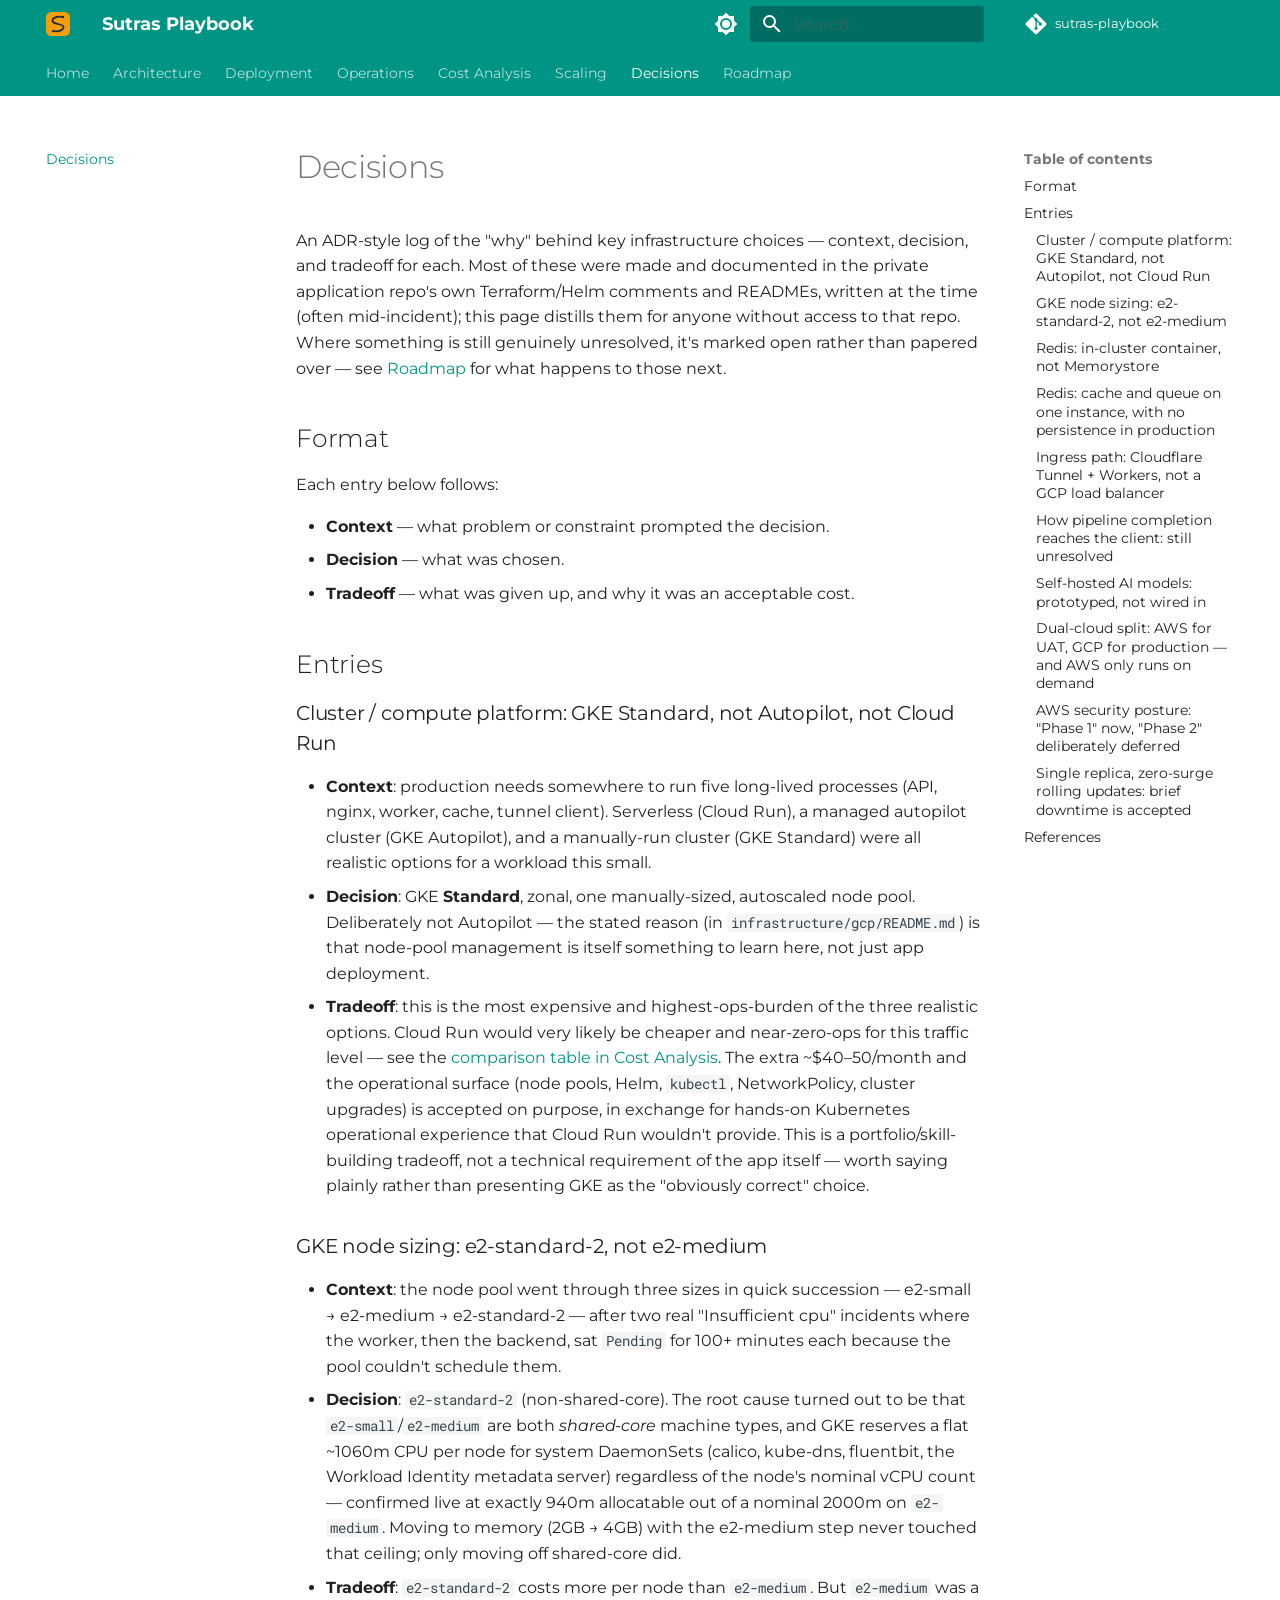
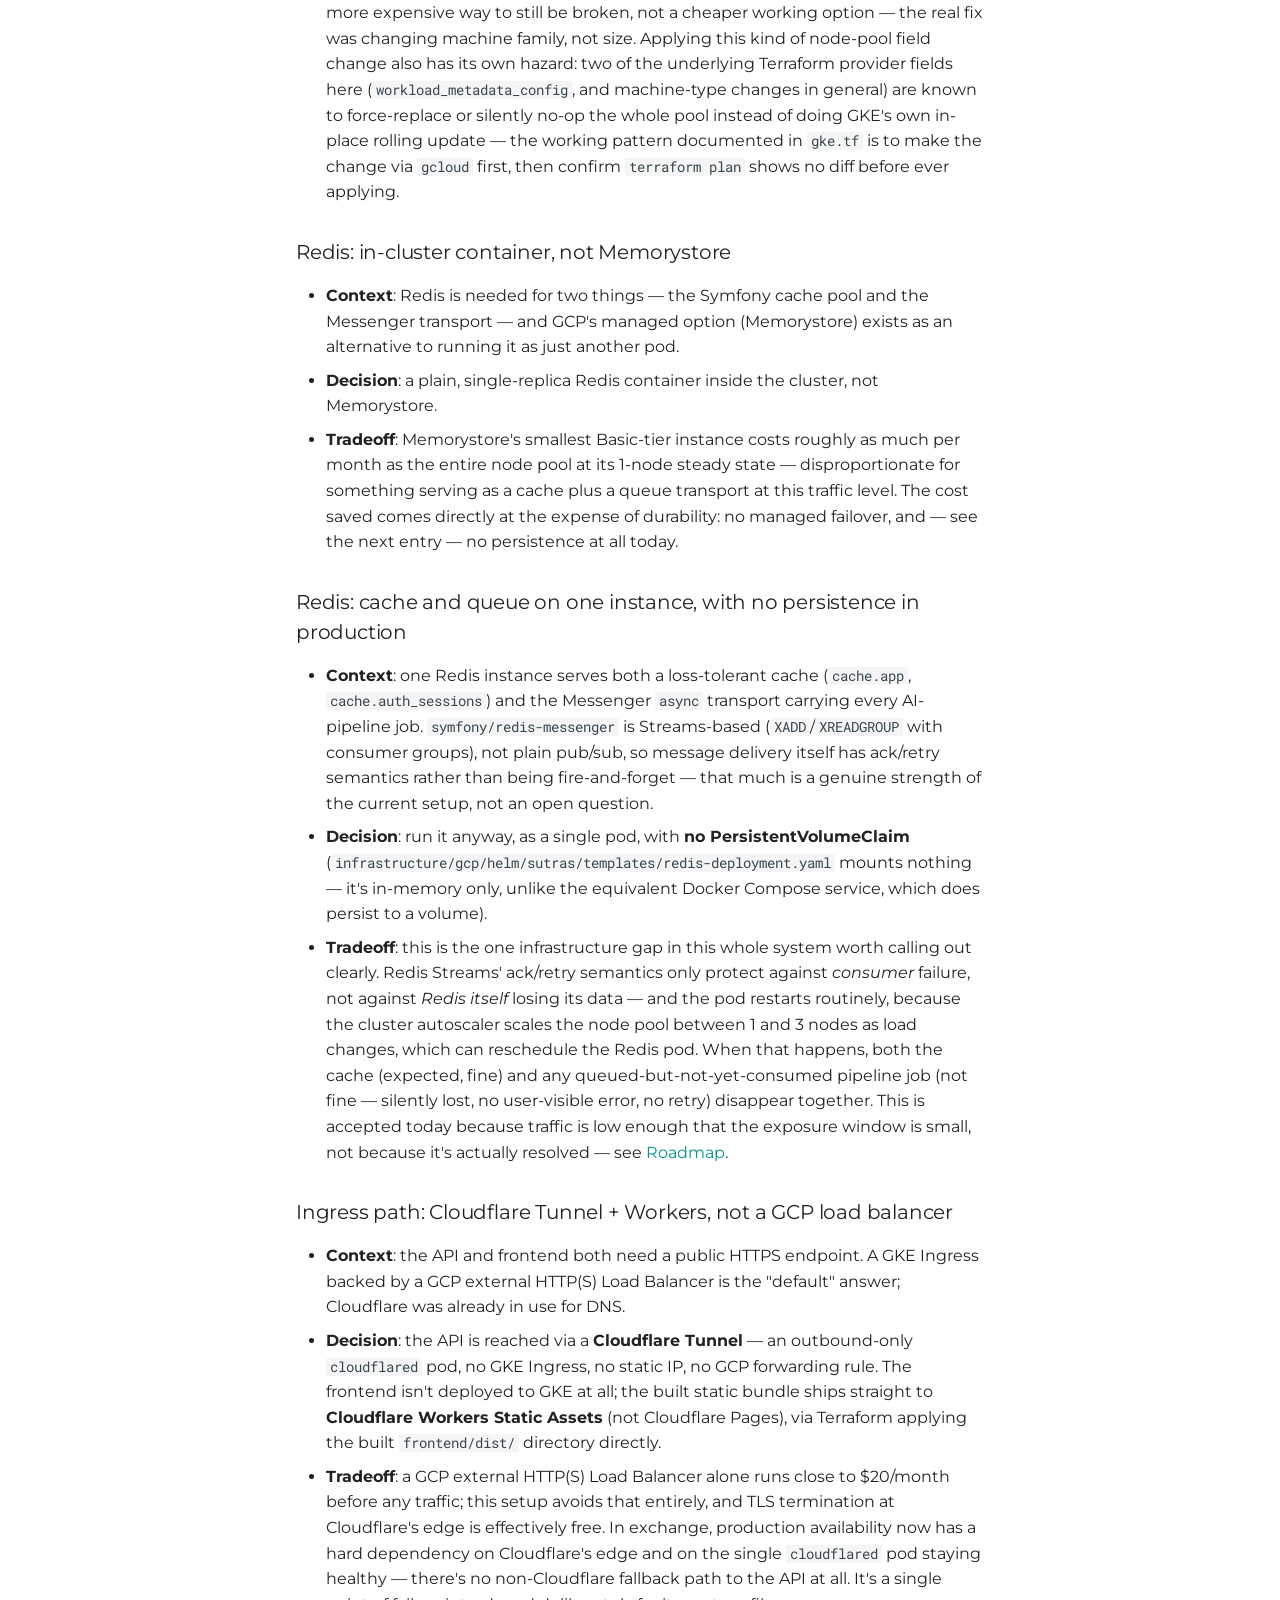
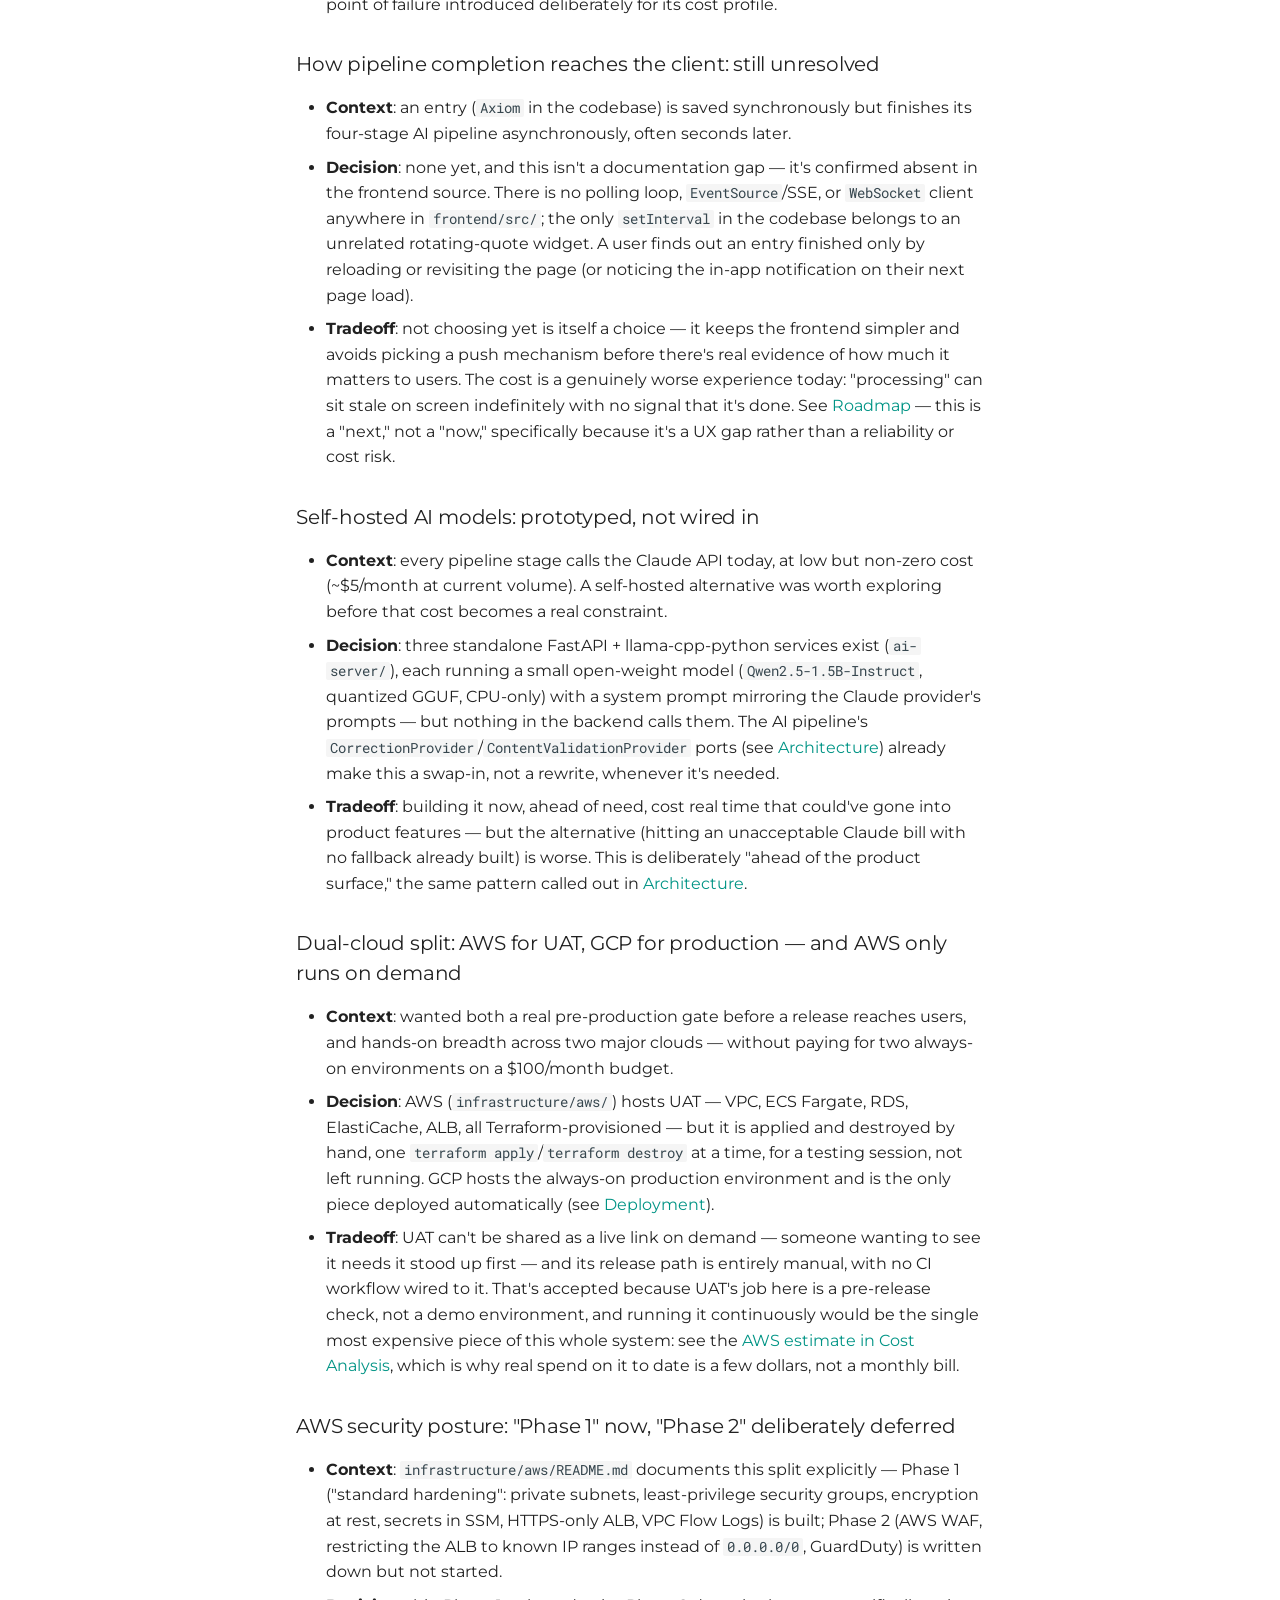
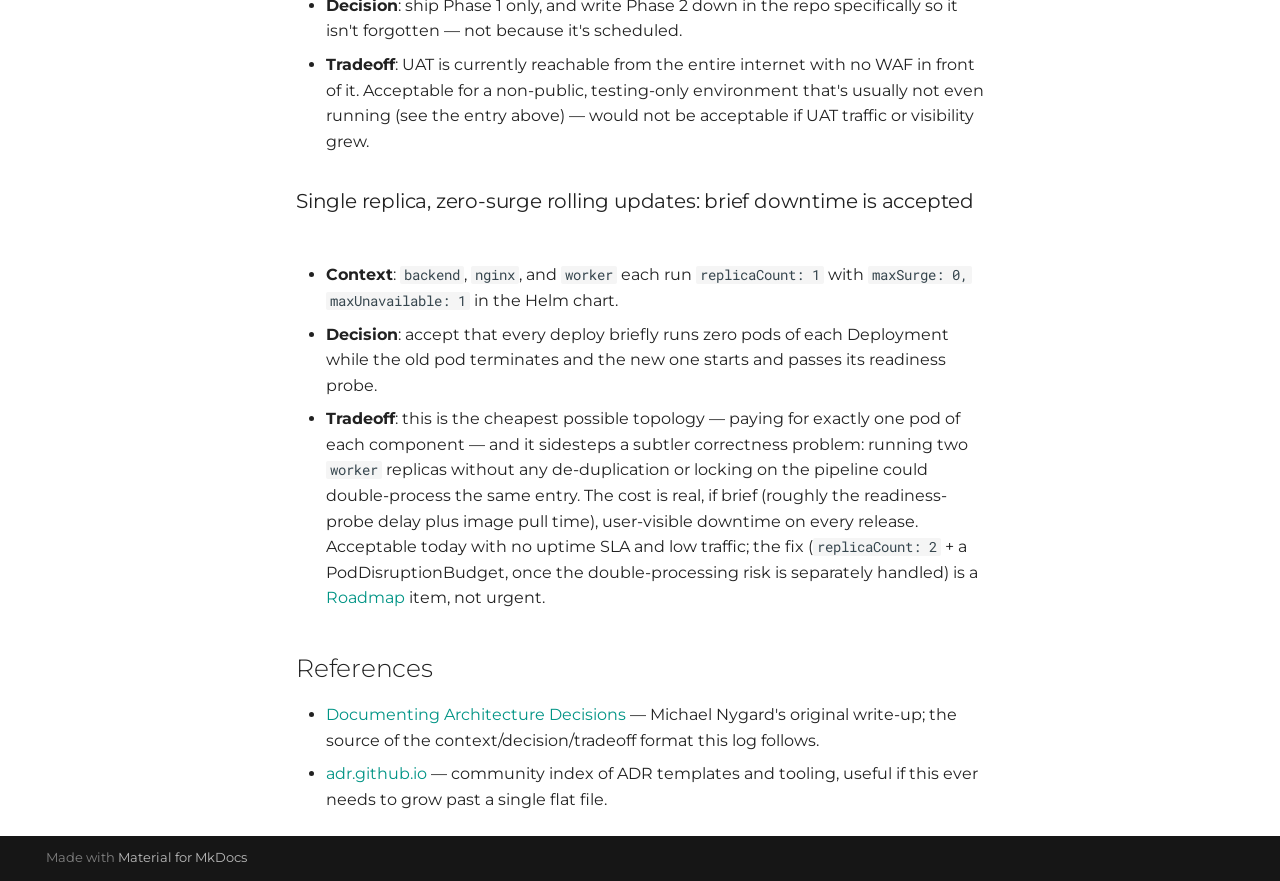
<file: decisions/index.html>
<!doctype html>
<html lang="en" class="no-js">
  <head>
    
      <meta charset="utf-8">
      <meta name="viewport" content="width=device-width,initial-scale=1">
      
        <meta name="description" content="Architecture and operations case study for Sutras, a production SaaS app.">
      
      
        <meta name="author" content="Sharmilan">
      
      
      
        <link rel="prev" href="../scaling/">
      
      
        <link rel="next" href="../roadmap/">
      
      
        
      
      
      <link rel="icon" href="../assets/logo.svg">
      <meta name="generator" content="mkdocs-1.6.1, mkdocs-material-9.7.7">
    
    
      
        <title>Decisions - Sutras Playbook</title>
      
    
    
      <link rel="stylesheet" href="../assets/stylesheets/main.ec1eaa64.min.css">
      
        
        <link rel="stylesheet" href="../assets/stylesheets/palette.ab4e12ef.min.css">
      
      


    
    
      
    
    
      
        
        
        <link rel="preconnect" href="https://fonts.gstatic.com" crossorigin>
        <link rel="stylesheet" href="https://fonts.googleapis.com/css?family=Montserrat:300,300i,400,400i,700,700i%7CRoboto+Mono:400,400i,700,700i&display=fallback">
        <style>:root{--md-text-font:"Montserrat";--md-code-font:"Roboto Mono"}</style>
      
    
    
      <link rel="stylesheet" href="../stylesheets/extra.css">
    
    <script>__md_scope=new URL("..",location),__md_hash=e=>[...e].reduce(((e,_)=>(e<<5)-e+_.charCodeAt(0)),0),__md_get=(e,_=localStorage,t=__md_scope)=>JSON.parse(_.getItem(t.pathname+"."+e)),__md_set=(e,_,t=localStorage,a=__md_scope)=>{try{t.setItem(a.pathname+"."+e,JSON.stringify(_))}catch(e){}}</script>
    
      

    
    
  </head>
  
  
    
    
      
    
    
    
    
    <body dir="ltr" data-md-color-scheme="default" data-md-color-primary="teal" data-md-color-accent="amber">
  
    
    <input class="md-toggle" data-md-toggle="drawer" type="checkbox" id="__drawer" autocomplete="off">
    <input class="md-toggle" data-md-toggle="search" type="checkbox" id="__search" autocomplete="off">
    <label class="md-overlay" for="__drawer"></label>
    <div data-md-component="skip">
      
        
        <a href="#decisions" class="md-skip">
          Skip to content
        </a>
      
    </div>
    <div data-md-component="announce">
      
    </div>
    
    
      

<header class="md-header" data-md-component="header">
  <nav class="md-header__inner md-grid" aria-label="Header">
    <a href=".." title="Sutras Playbook" class="md-header__button md-logo" aria-label="Sutras Playbook" data-md-component="logo">
      
  <img src="../assets/logo.svg" alt="logo">

    </a>
    <label class="md-header__button md-icon" for="__drawer">
      
      <svg xmlns="http://www.w3.org/2000/svg" viewBox="0 0 24 24"><path d="M3 6h18v2H3zm0 5h18v2H3zm0 5h18v2H3z"/></svg>
    </label>
    <div class="md-header__title" data-md-component="header-title">
      <div class="md-header__ellipsis">
        <div class="md-header__topic">
          <span class="md-ellipsis">
            Sutras Playbook
          </span>
        </div>
        <div class="md-header__topic" data-md-component="header-topic">
          <span class="md-ellipsis">
            
              Decisions
            
          </span>
        </div>
      </div>
    </div>
    
      
        <form class="md-header__option" data-md-component="palette">
  
    
    
    
    <input class="md-option" data-md-color-media="(prefers-color-scheme: light)" data-md-color-scheme="default" data-md-color-primary="teal" data-md-color-accent="amber"  aria-label="Switch to dark mode"  type="radio" name="__palette" id="__palette_0">
    
      <label class="md-header__button md-icon" title="Switch to dark mode" for="__palette_1" hidden>
        <svg xmlns="http://www.w3.org/2000/svg" viewBox="0 0 24 24"><path d="M12 8a4 4 0 0 0-4 4 4 4 0 0 0 4 4 4 4 0 0 0 4-4 4 4 0 0 0-4-4m0 10a6 6 0 0 1-6-6 6 6 0 0 1 6-6 6 6 0 0 1 6 6 6 6 0 0 1-6 6m8-9.31V4h-4.69L12 .69 8.69 4H4v4.69L.69 12 4 15.31V20h4.69L12 23.31 15.31 20H20v-4.69L23.31 12z"/></svg>
      </label>
    
  
    
    
    
    <input class="md-option" data-md-color-media="(prefers-color-scheme: dark)" data-md-color-scheme="slate" data-md-color-primary="teal" data-md-color-accent="amber"  aria-label="Switch to light mode"  type="radio" name="__palette" id="__palette_1">
    
      <label class="md-header__button md-icon" title="Switch to light mode" for="__palette_0" hidden>
        <svg xmlns="http://www.w3.org/2000/svg" viewBox="0 0 24 24"><path d="M12 18c-.89 0-1.74-.2-2.5-.55C11.56 16.5 13 14.42 13 12s-1.44-4.5-3.5-5.45C10.26 6.2 11.11 6 12 6a6 6 0 0 1 6 6 6 6 0 0 1-6 6m8-9.31V4h-4.69L12 .69 8.69 4H4v4.69L.69 12 4 15.31V20h4.69L12 23.31 15.31 20H20v-4.69L23.31 12z"/></svg>
      </label>
    
  
</form>
      
    
    
      <script>var palette=__md_get("__palette");if(palette&&palette.color){if("(prefers-color-scheme)"===palette.color.media){var media=matchMedia("(prefers-color-scheme: light)"),input=document.querySelector(media.matches?"[data-md-color-media='(prefers-color-scheme: light)']":"[data-md-color-media='(prefers-color-scheme: dark)']");palette.color.media=input.getAttribute("data-md-color-media"),palette.color.scheme=input.getAttribute("data-md-color-scheme"),palette.color.primary=input.getAttribute("data-md-color-primary"),palette.color.accent=input.getAttribute("data-md-color-accent")}for(var[key,value]of Object.entries(palette.color))document.body.setAttribute("data-md-color-"+key,value)}</script>
    
    
    
      
      
        <label class="md-header__button md-icon" for="__search">
          
          <svg xmlns="http://www.w3.org/2000/svg" viewBox="0 0 24 24"><path d="M9.5 3A6.5 6.5 0 0 1 16 9.5c0 1.61-.59 3.09-1.56 4.23l.27.27h.79l5 5-1.5 1.5-5-5v-.79l-.27-.27A6.52 6.52 0 0 1 9.5 16 6.5 6.5 0 0 1 3 9.5 6.5 6.5 0 0 1 9.5 3m0 2C7 5 5 7 5 9.5S7 14 9.5 14 14 12 14 9.5 12 5 9.5 5"/></svg>
        </label>
        <div class="md-search" data-md-component="search" role="dialog">
  <label class="md-search__overlay" for="__search"></label>
  <div class="md-search__inner" role="search">
    <form class="md-search__form" name="search">
      <input type="text" class="md-search__input" name="query" aria-label="Search" placeholder="Search" autocapitalize="off" autocorrect="off" autocomplete="off" spellcheck="false" data-md-component="search-query" required>
      <label class="md-search__icon md-icon" for="__search">
        
        <svg xmlns="http://www.w3.org/2000/svg" viewBox="0 0 24 24"><path d="M9.5 3A6.5 6.5 0 0 1 16 9.5c0 1.61-.59 3.09-1.56 4.23l.27.27h.79l5 5-1.5 1.5-5-5v-.79l-.27-.27A6.52 6.52 0 0 1 9.5 16 6.5 6.5 0 0 1 3 9.5 6.5 6.5 0 0 1 9.5 3m0 2C7 5 5 7 5 9.5S7 14 9.5 14 14 12 14 9.5 12 5 9.5 5"/></svg>
        
        <svg xmlns="http://www.w3.org/2000/svg" viewBox="0 0 24 24"><path d="M20 11v2H8l5.5 5.5-1.42 1.42L4.16 12l7.92-7.92L13.5 5.5 8 11z"/></svg>
      </label>
      <nav class="md-search__options" aria-label="Search">
        
        <button type="reset" class="md-search__icon md-icon" title="Clear" aria-label="Clear" tabindex="-1">
          
          <svg xmlns="http://www.w3.org/2000/svg" viewBox="0 0 24 24"><path d="M19 6.41 17.59 5 12 10.59 6.41 5 5 6.41 10.59 12 5 17.59 6.41 19 12 13.41 17.59 19 19 17.59 13.41 12z"/></svg>
        </button>
      </nav>
      
        <div class="md-search__suggest" data-md-component="search-suggest"></div>
      
    </form>
    <div class="md-search__output">
      <div class="md-search__scrollwrap" tabindex="0" data-md-scrollfix>
        <div class="md-search-result" data-md-component="search-result">
          <div class="md-search-result__meta">
            Initializing search
          </div>
          <ol class="md-search-result__list" role="presentation"></ol>
        </div>
      </div>
    </div>
  </div>
</div>
      
    
    
      <div class="md-header__source">
        <a href="https://github.com/sharmilanAmpi/sutras-playbook" title="Go to repository" class="md-source" data-md-component="source">
  <div class="md-source__icon md-icon">
    
    <svg xmlns="http://www.w3.org/2000/svg" viewBox="0 0 448 512"><!--! Font Awesome Free 7.1.0 by @fontawesome - https://fontawesome.com License - https://fontawesome.com/license/free (Icons: CC BY 4.0, Fonts: SIL OFL 1.1, Code: MIT License) Copyright 2025 Fonticons, Inc.--><path d="M439.6 236.1 244 40.5c-5.4-5.5-12.8-8.5-20.4-8.5s-15 3-20.4 8.4L162.5 81l51.5 51.5c27.1-9.1 52.7 16.8 43.4 43.7l49.7 49.7c34.2-11.8 61.2 31 35.5 56.7-26.5 26.5-70.2-2.9-56-37.3L240.3 199v121.9c25.3 12.5 22.3 41.8 9.1 55-6.4 6.4-15.2 10.1-24.3 10.1s-17.8-3.6-24.3-10.1c-17.6-17.6-11.1-46.9 11.2-56v-123c-20.8-8.5-24.6-30.7-18.6-45L142.6 101 8.5 235.1C3 240.6 0 247.9 0 255.5s3 15 8.5 20.4l195.6 195.7c5.4 5.4 12.7 8.4 20.4 8.4s15-3 20.4-8.4l194.7-194.7c5.4-5.4 8.4-12.8 8.4-20.4s-3-15-8.4-20.4"/></svg>
  </div>
  <div class="md-source__repository">
    sutras-playbook
  </div>
</a>
      </div>
    
  </nav>
  
</header>
    
    <div class="md-container" data-md-component="container">
      
      
        
          
            
<nav class="md-tabs" aria-label="Tabs" data-md-component="tabs">
  <div class="md-grid">
    <ul class="md-tabs__list">
      
        
  
  
  
  
    <li class="md-tabs__item">
      <a href=".." class="md-tabs__link">
        
  
  
    
  
  Home

      </a>
    </li>
  

      
        
  
  
  
  
    <li class="md-tabs__item">
      <a href="../architecture/" class="md-tabs__link">
        
  
  
    
  
  Architecture

      </a>
    </li>
  

      
        
  
  
  
  
    <li class="md-tabs__item">
      <a href="../deployment/" class="md-tabs__link">
        
  
  
    
  
  Deployment

      </a>
    </li>
  

      
        
  
  
  
  
    <li class="md-tabs__item">
      <a href="../operations/" class="md-tabs__link">
        
  
  
    
  
  Operations

      </a>
    </li>
  

      
        
  
  
  
  
    <li class="md-tabs__item">
      <a href="../cost-analysis/" class="md-tabs__link">
        
  
  
    
  
  Cost Analysis

      </a>
    </li>
  

      
        
  
  
  
  
    <li class="md-tabs__item">
      <a href="../scaling/" class="md-tabs__link">
        
  
  
    
  
  Scaling

      </a>
    </li>
  

      
        
  
  
  
    
  
  
    <li class="md-tabs__item md-tabs__item--active">
      <a href="./" class="md-tabs__link">
        
  
  
    
  
  Decisions

      </a>
    </li>
  

      
        
  
  
  
  
    <li class="md-tabs__item">
      <a href="../roadmap/" class="md-tabs__link">
        
  
  
    
  
  Roadmap

      </a>
    </li>
  

      
    </ul>
  </div>
</nav>
          
        
      
      <main class="md-main" data-md-component="main">
        <div class="md-main__inner md-grid">
          
            
              
              <div class="md-sidebar md-sidebar--primary" data-md-component="sidebar" data-md-type="navigation" >
                <div class="md-sidebar__scrollwrap">
                  <div class="md-sidebar__inner">
                    


  


<nav class="md-nav md-nav--primary md-nav--lifted" aria-label="Navigation" data-md-level="0">
  <label class="md-nav__title" for="__drawer">
    <a href=".." title="Sutras Playbook" class="md-nav__button md-logo" aria-label="Sutras Playbook" data-md-component="logo">
      
  <img src="../assets/logo.svg" alt="logo">

    </a>
    Sutras Playbook
  </label>
  
    <div class="md-nav__source">
      <a href="https://github.com/sharmilanAmpi/sutras-playbook" title="Go to repository" class="md-source" data-md-component="source">
  <div class="md-source__icon md-icon">
    
    <svg xmlns="http://www.w3.org/2000/svg" viewBox="0 0 448 512"><!--! Font Awesome Free 7.1.0 by @fontawesome - https://fontawesome.com License - https://fontawesome.com/license/free (Icons: CC BY 4.0, Fonts: SIL OFL 1.1, Code: MIT License) Copyright 2025 Fonticons, Inc.--><path d="M439.6 236.1 244 40.5c-5.4-5.5-12.8-8.5-20.4-8.5s-15 3-20.4 8.4L162.5 81l51.5 51.5c27.1-9.1 52.7 16.8 43.4 43.7l49.7 49.7c34.2-11.8 61.2 31 35.5 56.7-26.5 26.5-70.2-2.9-56-37.3L240.3 199v121.9c25.3 12.5 22.3 41.8 9.1 55-6.4 6.4-15.2 10.1-24.3 10.1s-17.8-3.6-24.3-10.1c-17.6-17.6-11.1-46.9 11.2-56v-123c-20.8-8.5-24.6-30.7-18.6-45L142.6 101 8.5 235.1C3 240.6 0 247.9 0 255.5s3 15 8.5 20.4l195.6 195.7c5.4 5.4 12.7 8.4 20.4 8.4s15-3 20.4-8.4l194.7-194.7c5.4-5.4 8.4-12.8 8.4-20.4s-3-15-8.4-20.4"/></svg>
  </div>
  <div class="md-source__repository">
    sutras-playbook
  </div>
</a>
    </div>
  
  <ul class="md-nav__list" data-md-scrollfix>
    
      
      
  
  
  
  
    <li class="md-nav__item">
      <a href=".." class="md-nav__link">
        
  
  
  <span class="md-ellipsis">
    
  
    Home
  

    
  </span>
  
  

      </a>
    </li>
  

    
      
      
  
  
  
  
    <li class="md-nav__item">
      <a href="../architecture/" class="md-nav__link">
        
  
  
  <span class="md-ellipsis">
    
  
    Architecture
  

    
  </span>
  
  

      </a>
    </li>
  

    
      
      
  
  
  
  
    <li class="md-nav__item">
      <a href="../deployment/" class="md-nav__link">
        
  
  
  <span class="md-ellipsis">
    
  
    Deployment
  

    
  </span>
  
  

      </a>
    </li>
  

    
      
      
  
  
  
  
    <li class="md-nav__item">
      <a href="../operations/" class="md-nav__link">
        
  
  
  <span class="md-ellipsis">
    
  
    Operations
  

    
  </span>
  
  

      </a>
    </li>
  

    
      
      
  
  
  
  
    <li class="md-nav__item">
      <a href="../cost-analysis/" class="md-nav__link">
        
  
  
  <span class="md-ellipsis">
    
  
    Cost Analysis
  

    
  </span>
  
  

      </a>
    </li>
  

    
      
      
  
  
  
  
    <li class="md-nav__item">
      <a href="../scaling/" class="md-nav__link">
        
  
  
  <span class="md-ellipsis">
    
  
    Scaling
  

    
  </span>
  
  

      </a>
    </li>
  

    
      
      
  
  
    
  
  
  
    <li class="md-nav__item md-nav__item--active">
      
      <input class="md-nav__toggle md-toggle" type="checkbox" id="__toc">
      
      
        
      
      
        <label class="md-nav__link md-nav__link--active" for="__toc">
          
  
  
  <span class="md-ellipsis">
    
  
    Decisions
  

    
  </span>
  
  

          <span class="md-nav__icon md-icon"></span>
        </label>
      
      <a href="./" class="md-nav__link md-nav__link--active">
        
  
  
  <span class="md-ellipsis">
    
  
    Decisions
  

    
  </span>
  
  

      </a>
      
        

<nav class="md-nav md-nav--secondary" aria-label="Table of contents">
  
  
  
    
  
  
    <label class="md-nav__title" for="__toc">
      <span class="md-nav__icon md-icon"></span>
      Table of contents
    </label>
    <ul class="md-nav__list" data-md-component="toc" data-md-scrollfix>
      
        <li class="md-nav__item">
  <a href="#format" class="md-nav__link">
    <span class="md-ellipsis">
      
        Format
      
    </span>
  </a>
  
</li>
      
        <li class="md-nav__item">
  <a href="#entries" class="md-nav__link">
    <span class="md-ellipsis">
      
        Entries
      
    </span>
  </a>
  
    <nav class="md-nav" aria-label="Entries">
      <ul class="md-nav__list">
        
          <li class="md-nav__item">
  <a href="#cluster-compute-platform-gke-standard-not-autopilot-not-cloud-run" class="md-nav__link">
    <span class="md-ellipsis">
      
        Cluster / compute platform: GKE Standard, not Autopilot, not Cloud Run
      
    </span>
  </a>
  
</li>
        
          <li class="md-nav__item">
  <a href="#gke-node-sizing-e2-standard-2-not-e2-medium" class="md-nav__link">
    <span class="md-ellipsis">
      
        GKE node sizing: e2-standard-2, not e2-medium
      
    </span>
  </a>
  
</li>
        
          <li class="md-nav__item">
  <a href="#redis-in-cluster-container-not-memorystore" class="md-nav__link">
    <span class="md-ellipsis">
      
        Redis: in-cluster container, not Memorystore
      
    </span>
  </a>
  
</li>
        
          <li class="md-nav__item">
  <a href="#redis-cache-and-queue-on-one-instance-with-no-persistence-in-production" class="md-nav__link">
    <span class="md-ellipsis">
      
        Redis: cache and queue on one instance, with no persistence in production
      
    </span>
  </a>
  
</li>
        
          <li class="md-nav__item">
  <a href="#ingress-path-cloudflare-tunnel-workers-not-a-gcp-load-balancer" class="md-nav__link">
    <span class="md-ellipsis">
      
        Ingress path: Cloudflare Tunnel + Workers, not a GCP load balancer
      
    </span>
  </a>
  
</li>
        
          <li class="md-nav__item">
  <a href="#how-pipeline-completion-reaches-the-client-still-unresolved" class="md-nav__link">
    <span class="md-ellipsis">
      
        How pipeline completion reaches the client: still unresolved
      
    </span>
  </a>
  
</li>
        
          <li class="md-nav__item">
  <a href="#self-hosted-ai-models-prototyped-not-wired-in" class="md-nav__link">
    <span class="md-ellipsis">
      
        Self-hosted AI models: prototyped, not wired in
      
    </span>
  </a>
  
</li>
        
          <li class="md-nav__item">
  <a href="#dual-cloud-split-aws-for-uat-gcp-for-production-and-aws-only-runs-on-demand" class="md-nav__link">
    <span class="md-ellipsis">
      
        Dual-cloud split: AWS for UAT, GCP for production — and AWS only runs on demand
      
    </span>
  </a>
  
</li>
        
          <li class="md-nav__item">
  <a href="#aws-security-posture-phase-1-now-phase-2-deliberately-deferred" class="md-nav__link">
    <span class="md-ellipsis">
      
        AWS security posture: "Phase 1" now, "Phase 2" deliberately deferred
      
    </span>
  </a>
  
</li>
        
          <li class="md-nav__item">
  <a href="#single-replica-zero-surge-rolling-updates-brief-downtime-is-accepted" class="md-nav__link">
    <span class="md-ellipsis">
      
        Single replica, zero-surge rolling updates: brief downtime is accepted
      
    </span>
  </a>
  
</li>
        
      </ul>
    </nav>
  
</li>
      
        <li class="md-nav__item">
  <a href="#references" class="md-nav__link">
    <span class="md-ellipsis">
      
        References
      
    </span>
  </a>
  
</li>
      
    </ul>
  
</nav>
      
    </li>
  

    
      
      
  
  
  
  
    <li class="md-nav__item">
      <a href="../roadmap/" class="md-nav__link">
        
  
  
  <span class="md-ellipsis">
    
  
    Roadmap
  

    
  </span>
  
  

      </a>
    </li>
  

    
  </ul>
</nav>
                  </div>
                </div>
              </div>
            
            
              
              <div class="md-sidebar md-sidebar--secondary" data-md-component="sidebar" data-md-type="toc" >
                <div class="md-sidebar__scrollwrap">
                  <div class="md-sidebar__inner">
                    

<nav class="md-nav md-nav--secondary" aria-label="Table of contents">
  
  
  
    
  
  
    <label class="md-nav__title" for="__toc">
      <span class="md-nav__icon md-icon"></span>
      Table of contents
    </label>
    <ul class="md-nav__list" data-md-component="toc" data-md-scrollfix>
      
        <li class="md-nav__item">
  <a href="#format" class="md-nav__link">
    <span class="md-ellipsis">
      
        Format
      
    </span>
  </a>
  
</li>
      
        <li class="md-nav__item">
  <a href="#entries" class="md-nav__link">
    <span class="md-ellipsis">
      
        Entries
      
    </span>
  </a>
  
    <nav class="md-nav" aria-label="Entries">
      <ul class="md-nav__list">
        
          <li class="md-nav__item">
  <a href="#cluster-compute-platform-gke-standard-not-autopilot-not-cloud-run" class="md-nav__link">
    <span class="md-ellipsis">
      
        Cluster / compute platform: GKE Standard, not Autopilot, not Cloud Run
      
    </span>
  </a>
  
</li>
        
          <li class="md-nav__item">
  <a href="#gke-node-sizing-e2-standard-2-not-e2-medium" class="md-nav__link">
    <span class="md-ellipsis">
      
        GKE node sizing: e2-standard-2, not e2-medium
      
    </span>
  </a>
  
</li>
        
          <li class="md-nav__item">
  <a href="#redis-in-cluster-container-not-memorystore" class="md-nav__link">
    <span class="md-ellipsis">
      
        Redis: in-cluster container, not Memorystore
      
    </span>
  </a>
  
</li>
        
          <li class="md-nav__item">
  <a href="#redis-cache-and-queue-on-one-instance-with-no-persistence-in-production" class="md-nav__link">
    <span class="md-ellipsis">
      
        Redis: cache and queue on one instance, with no persistence in production
      
    </span>
  </a>
  
</li>
        
          <li class="md-nav__item">
  <a href="#ingress-path-cloudflare-tunnel-workers-not-a-gcp-load-balancer" class="md-nav__link">
    <span class="md-ellipsis">
      
        Ingress path: Cloudflare Tunnel + Workers, not a GCP load balancer
      
    </span>
  </a>
  
</li>
        
          <li class="md-nav__item">
  <a href="#how-pipeline-completion-reaches-the-client-still-unresolved" class="md-nav__link">
    <span class="md-ellipsis">
      
        How pipeline completion reaches the client: still unresolved
      
    </span>
  </a>
  
</li>
        
          <li class="md-nav__item">
  <a href="#self-hosted-ai-models-prototyped-not-wired-in" class="md-nav__link">
    <span class="md-ellipsis">
      
        Self-hosted AI models: prototyped, not wired in
      
    </span>
  </a>
  
</li>
        
          <li class="md-nav__item">
  <a href="#dual-cloud-split-aws-for-uat-gcp-for-production-and-aws-only-runs-on-demand" class="md-nav__link">
    <span class="md-ellipsis">
      
        Dual-cloud split: AWS for UAT, GCP for production — and AWS only runs on demand
      
    </span>
  </a>
  
</li>
        
          <li class="md-nav__item">
  <a href="#aws-security-posture-phase-1-now-phase-2-deliberately-deferred" class="md-nav__link">
    <span class="md-ellipsis">
      
        AWS security posture: "Phase 1" now, "Phase 2" deliberately deferred
      
    </span>
  </a>
  
</li>
        
          <li class="md-nav__item">
  <a href="#single-replica-zero-surge-rolling-updates-brief-downtime-is-accepted" class="md-nav__link">
    <span class="md-ellipsis">
      
        Single replica, zero-surge rolling updates: brief downtime is accepted
      
    </span>
  </a>
  
</li>
        
      </ul>
    </nav>
  
</li>
      
        <li class="md-nav__item">
  <a href="#references" class="md-nav__link">
    <span class="md-ellipsis">
      
        References
      
    </span>
  </a>
  
</li>
      
    </ul>
  
</nav>
                  </div>
                </div>
              </div>
            
          
          
            <div class="md-content" data-md-component="content">
              
              <article class="md-content__inner md-typeset">
                
                  


  
  


<h1 id="decisions">Decisions<a class="headerlink" href="#decisions" title="Permanent link">&para;</a></h1>
<p>An ADR-style log of the "why" behind key infrastructure choices — context, decision, and tradeoff for each. Most of these were made and documented in the private application repo's own Terraform/Helm comments and READMEs, written at the time (often mid-incident); this page distills them for anyone without access to that repo. Where something is still genuinely unresolved, it's marked open rather than papered over — see <a href="../roadmap/">Roadmap</a> for what happens to those next.</p>
<h2 id="format">Format<a class="headerlink" href="#format" title="Permanent link">&para;</a></h2>
<p>Each entry below follows:</p>
<ul>
<li><strong>Context</strong> — what problem or constraint prompted the decision.</li>
<li><strong>Decision</strong> — what was chosen.</li>
<li><strong>Tradeoff</strong> — what was given up, and why it was an acceptable cost.</li>
</ul>
<h2 id="entries">Entries<a class="headerlink" href="#entries" title="Permanent link">&para;</a></h2>
<h3 id="cluster-compute-platform-gke-standard-not-autopilot-not-cloud-run">Cluster / compute platform: GKE Standard, not Autopilot, not Cloud Run<a class="headerlink" href="#cluster-compute-platform-gke-standard-not-autopilot-not-cloud-run" title="Permanent link">&para;</a></h3>
<ul>
<li><strong>Context</strong>: production needs somewhere to run five long-lived processes (API, nginx, worker, cache, tunnel client). Serverless (Cloud Run), a managed autopilot cluster (GKE Autopilot), and a manually-run cluster (GKE Standard) were all realistic options for a workload this small.</li>
<li><strong>Decision</strong>: GKE <strong>Standard</strong>, zonal, one manually-sized, autoscaled node pool. Deliberately not Autopilot — the stated reason (in <code>infrastructure/gcp/README.md</code>) is that node-pool management is itself something to learn here, not just app deployment.</li>
<li><strong>Tradeoff</strong>: this is the most expensive and highest-ops-burden of the three realistic options. Cloud Run would very likely be cheaper and near-zero-ops for this traffic level — see the <a href="../cost-analysis/#compute-platform-comparison">comparison table in Cost Analysis</a>. The extra ~$40–50/month and the operational surface (node pools, Helm, <code>kubectl</code>, NetworkPolicy, cluster upgrades) is accepted on purpose, in exchange for hands-on Kubernetes operational experience that Cloud Run wouldn't provide. This is a portfolio/skill-building tradeoff, not a technical requirement of the app itself — worth saying plainly rather than presenting GKE as the "obviously correct" choice.</li>
</ul>
<h3 id="gke-node-sizing-e2-standard-2-not-e2-medium">GKE node sizing: e2-standard-2, not e2-medium<a class="headerlink" href="#gke-node-sizing-e2-standard-2-not-e2-medium" title="Permanent link">&para;</a></h3>
<ul>
<li><strong>Context</strong>: the node pool went through three sizes in quick succession — e2-small → e2-medium → e2-standard-2 — after two real "Insufficient cpu" incidents where the worker, then the backend, sat <code>Pending</code> for 100+ minutes each because the pool couldn't schedule them.</li>
<li><strong>Decision</strong>: <code>e2-standard-2</code> (non-shared-core). The root cause turned out to be that <code>e2-small</code>/<code>e2-medium</code> are both <em>shared-core</em> machine types, and GKE reserves a flat ~1060m CPU per node for system DaemonSets (calico, kube-dns, fluentbit, the Workload Identity metadata server) regardless of the node's nominal vCPU count — confirmed live at exactly 940m allocatable out of a nominal 2000m on <code>e2-medium</code>. Moving to memory (2GB → 4GB) with the e2-medium step never touched that ceiling; only moving off shared-core did.</li>
<li><strong>Tradeoff</strong>: <code>e2-standard-2</code> costs more per node than <code>e2-medium</code>. But <code>e2-medium</code> was a more expensive way to still be broken, not a cheaper working option — the real fix was changing machine family, not size. Applying this kind of node-pool field change also has its own hazard: two of the underlying Terraform provider fields here (<code>workload_metadata_config</code>, and machine-type changes in general) are known to force-replace or silently no-op the whole pool instead of doing GKE's own in-place rolling update — the working pattern documented in <code>gke.tf</code> is to make the change via <code>gcloud</code> first, then confirm <code>terraform plan</code> shows no diff before ever applying.</li>
</ul>
<h3 id="redis-in-cluster-container-not-memorystore">Redis: in-cluster container, not Memorystore<a class="headerlink" href="#redis-in-cluster-container-not-memorystore" title="Permanent link">&para;</a></h3>
<ul>
<li><strong>Context</strong>: Redis is needed for two things — the Symfony cache pool and the Messenger transport — and GCP's managed option (Memorystore) exists as an alternative to running it as just another pod.</li>
<li><strong>Decision</strong>: a plain, single-replica Redis container inside the cluster, not Memorystore.</li>
<li><strong>Tradeoff</strong>: Memorystore's smallest Basic-tier instance costs roughly as much per month as the entire node pool at its 1-node steady state — disproportionate for something serving as a cache plus a queue transport at this traffic level. The cost saved comes directly at the expense of durability: no managed failover, and — see the next entry — no persistence at all today.</li>
</ul>
<h3 id="redis-cache-and-queue-on-one-instance-with-no-persistence-in-production">Redis: cache and queue on one instance, with no persistence in production<a class="headerlink" href="#redis-cache-and-queue-on-one-instance-with-no-persistence-in-production" title="Permanent link">&para;</a></h3>
<ul>
<li><strong>Context</strong>: one Redis instance serves both a loss-tolerant cache (<code>cache.app</code>, <code>cache.auth_sessions</code>) and the Messenger <code>async</code> transport carrying every AI-pipeline job. <code>symfony/redis-messenger</code> is Streams-based (<code>XADD</code>/<code>XREADGROUP</code> with consumer groups), not plain pub/sub, so message delivery itself has ack/retry semantics rather than being fire-and-forget — that much is a genuine strength of the current setup, not an open question.</li>
<li><strong>Decision</strong>: run it anyway, as a single pod, with <strong>no PersistentVolumeClaim</strong> (<code>infrastructure/gcp/helm/sutras/templates/redis-deployment.yaml</code> mounts nothing — it's in-memory only, unlike the equivalent Docker Compose service, which does persist to a volume).</li>
<li><strong>Tradeoff</strong>: this is the one infrastructure gap in this whole system worth calling out clearly. Redis Streams' ack/retry semantics only protect against <em>consumer</em> failure, not against <em>Redis itself</em> losing its data — and the pod restarts routinely, because the cluster autoscaler scales the node pool between 1 and 3 nodes as load changes, which can reschedule the Redis pod. When that happens, both the cache (expected, fine) and any queued-but-not-yet-consumed pipeline job (not fine — silently lost, no user-visible error, no retry) disappear together. This is accepted today because traffic is low enough that the exposure window is small, not because it's actually resolved — see <a href="../roadmap/#now">Roadmap</a>.</li>
</ul>
<h3 id="ingress-path-cloudflare-tunnel-workers-not-a-gcp-load-balancer">Ingress path: Cloudflare Tunnel + Workers, not a GCP load balancer<a class="headerlink" href="#ingress-path-cloudflare-tunnel-workers-not-a-gcp-load-balancer" title="Permanent link">&para;</a></h3>
<ul>
<li><strong>Context</strong>: the API and frontend both need a public HTTPS endpoint. A GKE Ingress backed by a GCP external HTTP(S) Load Balancer is the "default" answer; Cloudflare was already in use for DNS.</li>
<li><strong>Decision</strong>: the API is reached via a <strong>Cloudflare Tunnel</strong> — an outbound-only <code>cloudflared</code> pod, no GKE Ingress, no static IP, no GCP forwarding rule. The frontend isn't deployed to GKE at all; the built static bundle ships straight to <strong>Cloudflare Workers Static Assets</strong> (not Cloudflare Pages), via Terraform applying the built <code>frontend/dist/</code> directory directly.</li>
<li><strong>Tradeoff</strong>: a GCP external HTTP(S) Load Balancer alone runs close to $20/month before any traffic; this setup avoids that entirely, and TLS termination at Cloudflare's edge is effectively free. In exchange, production availability now has a hard dependency on Cloudflare's edge and on the single <code>cloudflared</code> pod staying healthy — there's no non-Cloudflare fallback path to the API at all. It's a single point of failure introduced deliberately for its cost profile.</li>
</ul>
<h3 id="how-pipeline-completion-reaches-the-client-still-unresolved">How pipeline completion reaches the client: still unresolved<a class="headerlink" href="#how-pipeline-completion-reaches-the-client-still-unresolved" title="Permanent link">&para;</a></h3>
<ul>
<li><strong>Context</strong>: an entry (<code>Axiom</code> in the codebase) is saved synchronously but finishes its four-stage AI pipeline asynchronously, often seconds later.</li>
<li><strong>Decision</strong>: none yet, and this isn't a documentation gap — it's confirmed absent in the frontend source. There is no polling loop, <code>EventSource</code>/SSE, or <code>WebSocket</code> client anywhere in <code>frontend/src/</code>; the only <code>setInterval</code> in the codebase belongs to an unrelated rotating-quote widget. A user finds out an entry finished only by reloading or revisiting the page (or noticing the in-app notification on their next page load).</li>
<li><strong>Tradeoff</strong>: not choosing yet is itself a choice — it keeps the frontend simpler and avoids picking a push mechanism before there's real evidence of how much it matters to users. The cost is a genuinely worse experience today: "processing" can sit stale on screen indefinitely with no signal that it's done. See <a href="../roadmap/#next">Roadmap</a> — this is a "next," not a "now," specifically because it's a UX gap rather than a reliability or cost risk.</li>
</ul>
<h3 id="self-hosted-ai-models-prototyped-not-wired-in">Self-hosted AI models: prototyped, not wired in<a class="headerlink" href="#self-hosted-ai-models-prototyped-not-wired-in" title="Permanent link">&para;</a></h3>
<ul>
<li><strong>Context</strong>: every pipeline stage calls the Claude API today, at low but non-zero cost (~$5/month at current volume). A self-hosted alternative was worth exploring before that cost becomes a real constraint.</li>
<li><strong>Decision</strong>: three standalone FastAPI + llama-cpp-python services exist (<code>ai-server/</code>), each running a small open-weight model (<code>Qwen2.5-1.5B-Instruct</code>, quantized GGUF, CPU-only) with a system prompt mirroring the Claude provider's prompts — but nothing in the backend calls them. The AI pipeline's <code>CorrectionProvider</code>/<code>ContentValidationProvider</code> ports (see <a href="../architecture/#the-ai-pipeline">Architecture</a>) already make this a swap-in, not a rewrite, whenever it's needed.</li>
<li><strong>Tradeoff</strong>: building it now, ahead of need, cost real time that could've gone into product features — but the alternative (hitting an unacceptable Claude bill with no fallback already built) is worse. This is deliberately "ahead of the product surface," the same pattern called out in <a href="../architecture/#whats-next">Architecture</a>.</li>
</ul>
<h3 id="dual-cloud-split-aws-for-uat-gcp-for-production-and-aws-only-runs-on-demand">Dual-cloud split: AWS for UAT, GCP for production — and AWS only runs on demand<a class="headerlink" href="#dual-cloud-split-aws-for-uat-gcp-for-production-and-aws-only-runs-on-demand" title="Permanent link">&para;</a></h3>
<ul>
<li><strong>Context</strong>: wanted both a real pre-production gate before a release reaches users, and hands-on breadth across two major clouds — without paying for two always-on environments on a $100/month budget.</li>
<li><strong>Decision</strong>: AWS (<code>infrastructure/aws/</code>) hosts UAT — VPC, ECS Fargate, RDS, ElastiCache, ALB, all Terraform-provisioned — but it is applied and destroyed by hand, one <code>terraform apply</code>/<code>terraform destroy</code> at a time, for a testing session, not left running. GCP hosts the always-on production environment and is the only piece deployed automatically (see <a href="../deployment/#release-process">Deployment</a>).</li>
<li><strong>Tradeoff</strong>: UAT can't be shared as a live link on demand — someone wanting to see it needs it stood up first — and its release path is entirely manual, with no CI workflow wired to it. That's accepted because UAT's job here is a pre-release check, not a demo environment, and running it continuously would be the single most expensive piece of this whole system: see the <a href="../cost-analysis/#aws-uat-if-left-running-247">AWS estimate in Cost Analysis</a>, which is why real spend on it to date is a few dollars, not a monthly bill.</li>
</ul>
<h3 id="aws-security-posture-phase-1-now-phase-2-deliberately-deferred">AWS security posture: "Phase 1" now, "Phase 2" deliberately deferred<a class="headerlink" href="#aws-security-posture-phase-1-now-phase-2-deliberately-deferred" title="Permanent link">&para;</a></h3>
<ul>
<li><strong>Context</strong>: <code>infrastructure/aws/README.md</code> documents this split explicitly — Phase 1 ("standard hardening": private subnets, least-privilege security groups, encryption at rest, secrets in SSM, HTTPS-only ALB, VPC Flow Logs) is built; Phase 2 (AWS WAF, restricting the ALB to known IP ranges instead of <code>0.0.0.0/0</code>, GuardDuty) is written down but not started.</li>
<li><strong>Decision</strong>: ship Phase 1 only, and write Phase 2 down in the repo specifically so it isn't forgotten — not because it's scheduled.</li>
<li><strong>Tradeoff</strong>: UAT is currently reachable from the entire internet with no WAF in front of it. Acceptable for a non-public, testing-only environment that's usually not even running (see the entry above) — would not be acceptable if UAT traffic or visibility grew.</li>
</ul>
<h3 id="single-replica-zero-surge-rolling-updates-brief-downtime-is-accepted">Single replica, zero-surge rolling updates: brief downtime is accepted<a class="headerlink" href="#single-replica-zero-surge-rolling-updates-brief-downtime-is-accepted" title="Permanent link">&para;</a></h3>
<ul>
<li><strong>Context</strong>: <code>backend</code>, <code>nginx</code>, and <code>worker</code> each run <code>replicaCount: 1</code> with <code>maxSurge: 0, maxUnavailable: 1</code> in the Helm chart.</li>
<li><strong>Decision</strong>: accept that every deploy briefly runs zero pods of each Deployment while the old pod terminates and the new one starts and passes its readiness probe.</li>
<li><strong>Tradeoff</strong>: this is the cheapest possible topology — paying for exactly one pod of each component — and it sidesteps a subtler correctness problem: running two <code>worker</code> replicas without any de-duplication or locking on the pipeline could double-process the same entry. The cost is real, if brief (roughly the readiness-probe delay plus image pull time), user-visible downtime on every release. Acceptable today with no uptime SLA and low traffic; the fix (<code>replicaCount: 2</code> + a PodDisruptionBudget, once the double-processing risk is separately handled) is a <a href="../roadmap/#next">Roadmap</a> item, not urgent.</li>
</ul>
<h2 id="references">References<a class="headerlink" href="#references" title="Permanent link">&para;</a></h2>
<ul>
<li><a href="https://cognitect.com/blog/2011/11/15/documenting-architecture-decisions">Documenting Architecture Decisions</a> — Michael Nygard's original write-up; the source of the context/decision/tradeoff format this log follows.</li>
<li><a href="https://adr.github.io/">adr.github.io</a> — community index of ADR templates and tooling, useful if this ever needs to grow past a single flat file.</li>
</ul>












                
              </article>
            </div>
          
          
<script>var target=document.getElementById(location.hash.slice(1));target&&target.name&&(target.checked=target.name.startsWith("__tabbed_"))</script>
        </div>
        
          <button type="button" class="md-top md-icon" data-md-component="top" hidden>
  
  <svg xmlns="http://www.w3.org/2000/svg" viewBox="0 0 24 24"><path d="M13 20h-2V8l-5.5 5.5-1.42-1.42L12 4.16l7.92 7.92-1.42 1.42L13 8z"/></svg>
  Back to top
</button>
        
      </main>
      
        <footer class="md-footer">
  
  <div class="md-footer-meta md-typeset">
    <div class="md-footer-meta__inner md-grid">
      <div class="md-copyright">
  
  
    Made with
    <a href="https://squidfunk.github.io/mkdocs-material/" target="_blank" rel="noopener">
      Material for MkDocs
    </a>
  
</div>
      
    </div>
  </div>
</footer>
      
    </div>
    <div class="md-dialog" data-md-component="dialog">
      <div class="md-dialog__inner md-typeset"></div>
    </div>
    
    
    
      
      
      <script id="__config" type="application/json">{"annotate": null, "base": "..", "features": ["navigation.tabs", "navigation.top", "content.code.copy", "search.suggest"], "search": "../assets/javascripts/workers/search.2c215733.min.js", "tags": null, "translations": {"clipboard.copied": "Copied to clipboard", "clipboard.copy": "Copy to clipboard", "search.result.more.one": "1 more on this page", "search.result.more.other": "# more on this page", "search.result.none": "No matching documents", "search.result.one": "1 matching document", "search.result.other": "# matching documents", "search.result.placeholder": "Type to start searching", "search.result.term.missing": "Missing", "select.version": "Select version"}, "version": null}</script>
    
    
      <script src="../assets/javascripts/bundle.d7400e89.min.js"></script>
      
    
  </body>
</html>
</file>
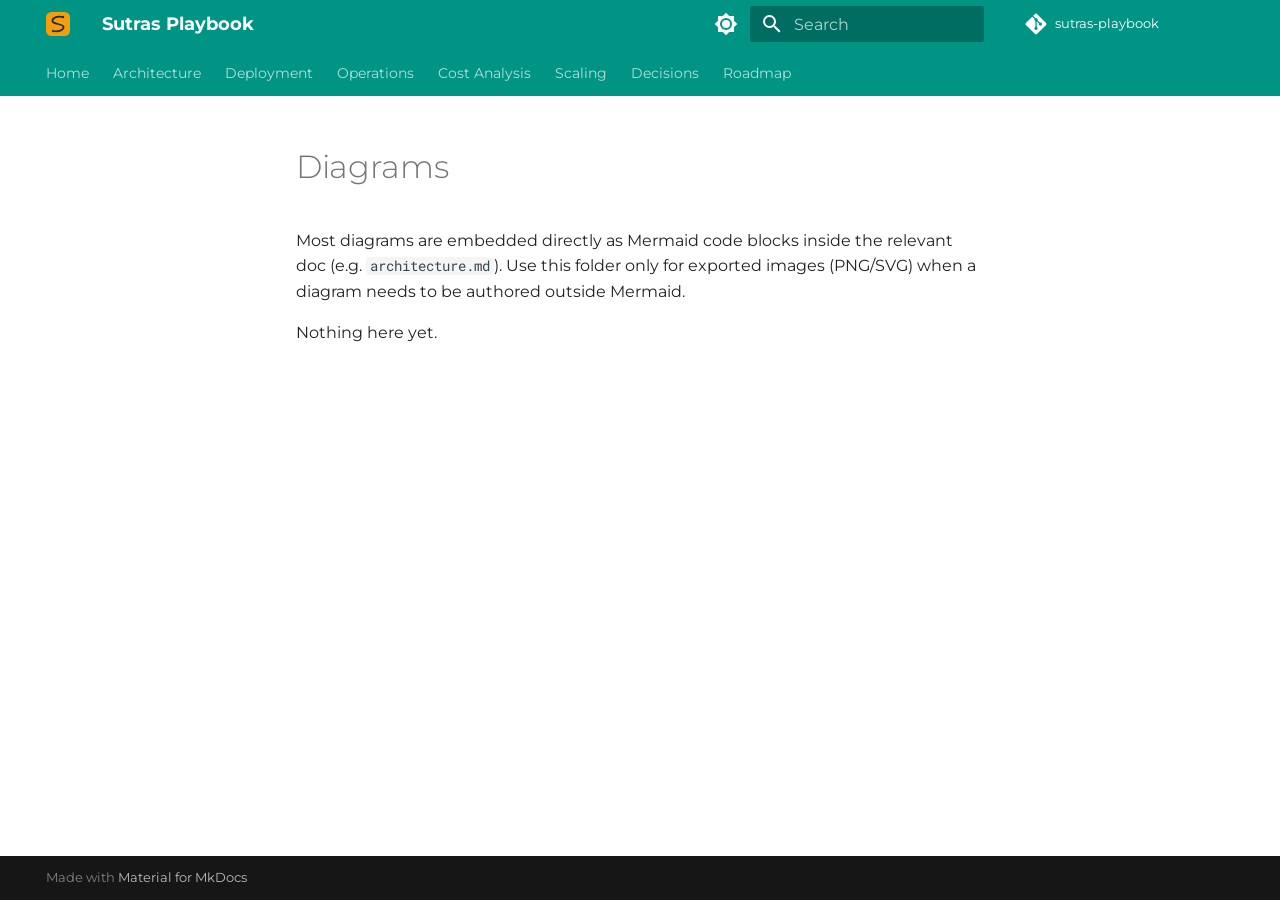
<file: diagrams/index.html>
<!doctype html>
<html lang="en" class="no-js">
  <head>
    
      <meta charset="utf-8">
      <meta name="viewport" content="width=device-width,initial-scale=1">
      
        <meta name="description" content="Architecture and operations case study for Sutras, a production SaaS app.">
      
      
        <meta name="author" content="Sharmilan">
      
      
      
      
      
        
      
      
      <link rel="icon" href="../assets/logo.svg">
      <meta name="generator" content="mkdocs-1.6.1, mkdocs-material-9.7.7">
    
    
      
        <title>Diagrams - Sutras Playbook</title>
      
    
    
      <link rel="stylesheet" href="../assets/stylesheets/main.ec1eaa64.min.css">
      
        
        <link rel="stylesheet" href="../assets/stylesheets/palette.ab4e12ef.min.css">
      
      


    
    
      
    
    
      
        
        
        <link rel="preconnect" href="https://fonts.gstatic.com" crossorigin>
        <link rel="stylesheet" href="https://fonts.googleapis.com/css?family=Montserrat:300,300i,400,400i,700,700i%7CRoboto+Mono:400,400i,700,700i&display=fallback">
        <style>:root{--md-text-font:"Montserrat";--md-code-font:"Roboto Mono"}</style>
      
    
    
      <link rel="stylesheet" href="../stylesheets/extra.css">
    
    <script>__md_scope=new URL("..",location),__md_hash=e=>[...e].reduce(((e,_)=>(e<<5)-e+_.charCodeAt(0)),0),__md_get=(e,_=localStorage,t=__md_scope)=>JSON.parse(_.getItem(t.pathname+"."+e)),__md_set=(e,_,t=localStorage,a=__md_scope)=>{try{t.setItem(a.pathname+"."+e,JSON.stringify(_))}catch(e){}}</script>
    
      

    
    
  </head>
  
  
    
    
      
    
    
    
    
    <body dir="ltr" data-md-color-scheme="default" data-md-color-primary="teal" data-md-color-accent="amber">
  
    
    <input class="md-toggle" data-md-toggle="drawer" type="checkbox" id="__drawer" autocomplete="off">
    <input class="md-toggle" data-md-toggle="search" type="checkbox" id="__search" autocomplete="off">
    <label class="md-overlay" for="__drawer"></label>
    <div data-md-component="skip">
      
        
        <a href="#diagrams" class="md-skip">
          Skip to content
        </a>
      
    </div>
    <div data-md-component="announce">
      
    </div>
    
    
      

<header class="md-header" data-md-component="header">
  <nav class="md-header__inner md-grid" aria-label="Header">
    <a href=".." title="Sutras Playbook" class="md-header__button md-logo" aria-label="Sutras Playbook" data-md-component="logo">
      
  <img src="../assets/logo.svg" alt="logo">

    </a>
    <label class="md-header__button md-icon" for="__drawer">
      
      <svg xmlns="http://www.w3.org/2000/svg" viewBox="0 0 24 24"><path d="M3 6h18v2H3zm0 5h18v2H3zm0 5h18v2H3z"/></svg>
    </label>
    <div class="md-header__title" data-md-component="header-title">
      <div class="md-header__ellipsis">
        <div class="md-header__topic">
          <span class="md-ellipsis">
            Sutras Playbook
          </span>
        </div>
        <div class="md-header__topic" data-md-component="header-topic">
          <span class="md-ellipsis">
            
              Diagrams
            
          </span>
        </div>
      </div>
    </div>
    
      
        <form class="md-header__option" data-md-component="palette">
  
    
    
    
    <input class="md-option" data-md-color-media="(prefers-color-scheme: light)" data-md-color-scheme="default" data-md-color-primary="teal" data-md-color-accent="amber"  aria-label="Switch to dark mode"  type="radio" name="__palette" id="__palette_0">
    
      <label class="md-header__button md-icon" title="Switch to dark mode" for="__palette_1" hidden>
        <svg xmlns="http://www.w3.org/2000/svg" viewBox="0 0 24 24"><path d="M12 8a4 4 0 0 0-4 4 4 4 0 0 0 4 4 4 4 0 0 0 4-4 4 4 0 0 0-4-4m0 10a6 6 0 0 1-6-6 6 6 0 0 1 6-6 6 6 0 0 1 6 6 6 6 0 0 1-6 6m8-9.31V4h-4.69L12 .69 8.69 4H4v4.69L.69 12 4 15.31V20h4.69L12 23.31 15.31 20H20v-4.69L23.31 12z"/></svg>
      </label>
    
  
    
    
    
    <input class="md-option" data-md-color-media="(prefers-color-scheme: dark)" data-md-color-scheme="slate" data-md-color-primary="teal" data-md-color-accent="amber"  aria-label="Switch to light mode"  type="radio" name="__palette" id="__palette_1">
    
      <label class="md-header__button md-icon" title="Switch to light mode" for="__palette_0" hidden>
        <svg xmlns="http://www.w3.org/2000/svg" viewBox="0 0 24 24"><path d="M12 18c-.89 0-1.74-.2-2.5-.55C11.56 16.5 13 14.42 13 12s-1.44-4.5-3.5-5.45C10.26 6.2 11.11 6 12 6a6 6 0 0 1 6 6 6 6 0 0 1-6 6m8-9.31V4h-4.69L12 .69 8.69 4H4v4.69L.69 12 4 15.31V20h4.69L12 23.31 15.31 20H20v-4.69L23.31 12z"/></svg>
      </label>
    
  
</form>
      
    
    
      <script>var palette=__md_get("__palette");if(palette&&palette.color){if("(prefers-color-scheme)"===palette.color.media){var media=matchMedia("(prefers-color-scheme: light)"),input=document.querySelector(media.matches?"[data-md-color-media='(prefers-color-scheme: light)']":"[data-md-color-media='(prefers-color-scheme: dark)']");palette.color.media=input.getAttribute("data-md-color-media"),palette.color.scheme=input.getAttribute("data-md-color-scheme"),palette.color.primary=input.getAttribute("data-md-color-primary"),palette.color.accent=input.getAttribute("data-md-color-accent")}for(var[key,value]of Object.entries(palette.color))document.body.setAttribute("data-md-color-"+key,value)}</script>
    
    
    
      
      
        <label class="md-header__button md-icon" for="__search">
          
          <svg xmlns="http://www.w3.org/2000/svg" viewBox="0 0 24 24"><path d="M9.5 3A6.5 6.5 0 0 1 16 9.5c0 1.61-.59 3.09-1.56 4.23l.27.27h.79l5 5-1.5 1.5-5-5v-.79l-.27-.27A6.52 6.52 0 0 1 9.5 16 6.5 6.5 0 0 1 3 9.5 6.5 6.5 0 0 1 9.5 3m0 2C7 5 5 7 5 9.5S7 14 9.5 14 14 12 14 9.5 12 5 9.5 5"/></svg>
        </label>
        <div class="md-search" data-md-component="search" role="dialog">
  <label class="md-search__overlay" for="__search"></label>
  <div class="md-search__inner" role="search">
    <form class="md-search__form" name="search">
      <input type="text" class="md-search__input" name="query" aria-label="Search" placeholder="Search" autocapitalize="off" autocorrect="off" autocomplete="off" spellcheck="false" data-md-component="search-query" required>
      <label class="md-search__icon md-icon" for="__search">
        
        <svg xmlns="http://www.w3.org/2000/svg" viewBox="0 0 24 24"><path d="M9.5 3A6.5 6.5 0 0 1 16 9.5c0 1.61-.59 3.09-1.56 4.23l.27.27h.79l5 5-1.5 1.5-5-5v-.79l-.27-.27A6.52 6.52 0 0 1 9.5 16 6.5 6.5 0 0 1 3 9.5 6.5 6.5 0 0 1 9.5 3m0 2C7 5 5 7 5 9.5S7 14 9.5 14 14 12 14 9.5 12 5 9.5 5"/></svg>
        
        <svg xmlns="http://www.w3.org/2000/svg" viewBox="0 0 24 24"><path d="M20 11v2H8l5.5 5.5-1.42 1.42L4.16 12l7.92-7.92L13.5 5.5 8 11z"/></svg>
      </label>
      <nav class="md-search__options" aria-label="Search">
        
        <button type="reset" class="md-search__icon md-icon" title="Clear" aria-label="Clear" tabindex="-1">
          
          <svg xmlns="http://www.w3.org/2000/svg" viewBox="0 0 24 24"><path d="M19 6.41 17.59 5 12 10.59 6.41 5 5 6.41 10.59 12 5 17.59 6.41 19 12 13.41 17.59 19 19 17.59 13.41 12z"/></svg>
        </button>
      </nav>
      
        <div class="md-search__suggest" data-md-component="search-suggest"></div>
      
    </form>
    <div class="md-search__output">
      <div class="md-search__scrollwrap" tabindex="0" data-md-scrollfix>
        <div class="md-search-result" data-md-component="search-result">
          <div class="md-search-result__meta">
            Initializing search
          </div>
          <ol class="md-search-result__list" role="presentation"></ol>
        </div>
      </div>
    </div>
  </div>
</div>
      
    
    
      <div class="md-header__source">
        <a href="https://github.com/sharmilanAmpi/sutras-playbook" title="Go to repository" class="md-source" data-md-component="source">
  <div class="md-source__icon md-icon">
    
    <svg xmlns="http://www.w3.org/2000/svg" viewBox="0 0 448 512"><!--! Font Awesome Free 7.1.0 by @fontawesome - https://fontawesome.com License - https://fontawesome.com/license/free (Icons: CC BY 4.0, Fonts: SIL OFL 1.1, Code: MIT License) Copyright 2025 Fonticons, Inc.--><path d="M439.6 236.1 244 40.5c-5.4-5.5-12.8-8.5-20.4-8.5s-15 3-20.4 8.4L162.5 81l51.5 51.5c27.1-9.1 52.7 16.8 43.4 43.7l49.7 49.7c34.2-11.8 61.2 31 35.5 56.7-26.5 26.5-70.2-2.9-56-37.3L240.3 199v121.9c25.3 12.5 22.3 41.8 9.1 55-6.4 6.4-15.2 10.1-24.3 10.1s-17.8-3.6-24.3-10.1c-17.6-17.6-11.1-46.9 11.2-56v-123c-20.8-8.5-24.6-30.7-18.6-45L142.6 101 8.5 235.1C3 240.6 0 247.9 0 255.5s3 15 8.5 20.4l195.6 195.7c5.4 5.4 12.7 8.4 20.4 8.4s15-3 20.4-8.4l194.7-194.7c5.4-5.4 8.4-12.8 8.4-20.4s-3-15-8.4-20.4"/></svg>
  </div>
  <div class="md-source__repository">
    sutras-playbook
  </div>
</a>
      </div>
    
  </nav>
  
</header>
    
    <div class="md-container" data-md-component="container">
      
      
        
          
            
<nav class="md-tabs" aria-label="Tabs" data-md-component="tabs">
  <div class="md-grid">
    <ul class="md-tabs__list">
      
        
  
  
  
  
    <li class="md-tabs__item">
      <a href=".." class="md-tabs__link">
        
  
  
    
  
  Home

      </a>
    </li>
  

      
        
  
  
  
  
    <li class="md-tabs__item">
      <a href="../architecture/" class="md-tabs__link">
        
  
  
    
  
  Architecture

      </a>
    </li>
  

      
        
  
  
  
  
    <li class="md-tabs__item">
      <a href="../deployment/" class="md-tabs__link">
        
  
  
    
  
  Deployment

      </a>
    </li>
  

      
        
  
  
  
  
    <li class="md-tabs__item">
      <a href="../operations/" class="md-tabs__link">
        
  
  
    
  
  Operations

      </a>
    </li>
  

      
        
  
  
  
  
    <li class="md-tabs__item">
      <a href="../cost-analysis/" class="md-tabs__link">
        
  
  
    
  
  Cost Analysis

      </a>
    </li>
  

      
        
  
  
  
  
    <li class="md-tabs__item">
      <a href="../scaling/" class="md-tabs__link">
        
  
  
    
  
  Scaling

      </a>
    </li>
  

      
        
  
  
  
  
    <li class="md-tabs__item">
      <a href="../decisions/" class="md-tabs__link">
        
  
  
    
  
  Decisions

      </a>
    </li>
  

      
        
  
  
  
  
    <li class="md-tabs__item">
      <a href="../roadmap/" class="md-tabs__link">
        
  
  
    
  
  Roadmap

      </a>
    </li>
  

      
    </ul>
  </div>
</nav>
          
        
      
      <main class="md-main" data-md-component="main">
        <div class="md-main__inner md-grid">
          
            
              
              <div class="md-sidebar md-sidebar--primary" data-md-component="sidebar" data-md-type="navigation" >
                <div class="md-sidebar__scrollwrap">
                  <div class="md-sidebar__inner">
                    


  


<nav class="md-nav md-nav--primary md-nav--lifted" aria-label="Navigation" data-md-level="0">
  <label class="md-nav__title" for="__drawer">
    <a href=".." title="Sutras Playbook" class="md-nav__button md-logo" aria-label="Sutras Playbook" data-md-component="logo">
      
  <img src="../assets/logo.svg" alt="logo">

    </a>
    Sutras Playbook
  </label>
  
    <div class="md-nav__source">
      <a href="https://github.com/sharmilanAmpi/sutras-playbook" title="Go to repository" class="md-source" data-md-component="source">
  <div class="md-source__icon md-icon">
    
    <svg xmlns="http://www.w3.org/2000/svg" viewBox="0 0 448 512"><!--! Font Awesome Free 7.1.0 by @fontawesome - https://fontawesome.com License - https://fontawesome.com/license/free (Icons: CC BY 4.0, Fonts: SIL OFL 1.1, Code: MIT License) Copyright 2025 Fonticons, Inc.--><path d="M439.6 236.1 244 40.5c-5.4-5.5-12.8-8.5-20.4-8.5s-15 3-20.4 8.4L162.5 81l51.5 51.5c27.1-9.1 52.7 16.8 43.4 43.7l49.7 49.7c34.2-11.8 61.2 31 35.5 56.7-26.5 26.5-70.2-2.9-56-37.3L240.3 199v121.9c25.3 12.5 22.3 41.8 9.1 55-6.4 6.4-15.2 10.1-24.3 10.1s-17.8-3.6-24.3-10.1c-17.6-17.6-11.1-46.9 11.2-56v-123c-20.8-8.5-24.6-30.7-18.6-45L142.6 101 8.5 235.1C3 240.6 0 247.9 0 255.5s3 15 8.5 20.4l195.6 195.7c5.4 5.4 12.7 8.4 20.4 8.4s15-3 20.4-8.4l194.7-194.7c5.4-5.4 8.4-12.8 8.4-20.4s-3-15-8.4-20.4"/></svg>
  </div>
  <div class="md-source__repository">
    sutras-playbook
  </div>
</a>
    </div>
  
  <ul class="md-nav__list" data-md-scrollfix>
    
      
      
  
  
  
  
    <li class="md-nav__item">
      <a href=".." class="md-nav__link">
        
  
  
  <span class="md-ellipsis">
    
  
    Home
  

    
  </span>
  
  

      </a>
    </li>
  

    
      
      
  
  
  
  
    <li class="md-nav__item">
      <a href="../architecture/" class="md-nav__link">
        
  
  
  <span class="md-ellipsis">
    
  
    Architecture
  

    
  </span>
  
  

      </a>
    </li>
  

    
      
      
  
  
  
  
    <li class="md-nav__item">
      <a href="../deployment/" class="md-nav__link">
        
  
  
  <span class="md-ellipsis">
    
  
    Deployment
  

    
  </span>
  
  

      </a>
    </li>
  

    
      
      
  
  
  
  
    <li class="md-nav__item">
      <a href="../operations/" class="md-nav__link">
        
  
  
  <span class="md-ellipsis">
    
  
    Operations
  

    
  </span>
  
  

      </a>
    </li>
  

    
      
      
  
  
  
  
    <li class="md-nav__item">
      <a href="../cost-analysis/" class="md-nav__link">
        
  
  
  <span class="md-ellipsis">
    
  
    Cost Analysis
  

    
  </span>
  
  

      </a>
    </li>
  

    
      
      
  
  
  
  
    <li class="md-nav__item">
      <a href="../scaling/" class="md-nav__link">
        
  
  
  <span class="md-ellipsis">
    
  
    Scaling
  

    
  </span>
  
  

      </a>
    </li>
  

    
      
      
  
  
  
  
    <li class="md-nav__item">
      <a href="../decisions/" class="md-nav__link">
        
  
  
  <span class="md-ellipsis">
    
  
    Decisions
  

    
  </span>
  
  

      </a>
    </li>
  

    
      
      
  
  
  
  
    <li class="md-nav__item">
      <a href="../roadmap/" class="md-nav__link">
        
  
  
  <span class="md-ellipsis">
    
  
    Roadmap
  

    
  </span>
  
  

      </a>
    </li>
  

    
  </ul>
</nav>
                  </div>
                </div>
              </div>
            
            
              
              <div class="md-sidebar md-sidebar--secondary" data-md-component="sidebar" data-md-type="toc" >
                <div class="md-sidebar__scrollwrap">
                  <div class="md-sidebar__inner">
                    

<nav class="md-nav md-nav--secondary" aria-label="Table of contents">
  
  
  
    
  
  
</nav>
                  </div>
                </div>
              </div>
            
          
          
            <div class="md-content" data-md-component="content">
              
              <article class="md-content__inner md-typeset">
                
                  


  
  


<h1 id="diagrams">Diagrams<a class="headerlink" href="#diagrams" title="Permanent link">&para;</a></h1>
<p>Most diagrams are embedded directly as Mermaid code blocks inside the relevant doc (e.g. <code>architecture.md</code>). Use this folder only for exported images (PNG/SVG) when a diagram needs to be authored outside Mermaid.</p>
<p>Nothing here yet.</p>












                
              </article>
            </div>
          
          
<script>var target=document.getElementById(location.hash.slice(1));target&&target.name&&(target.checked=target.name.startsWith("__tabbed_"))</script>
        </div>
        
          <button type="button" class="md-top md-icon" data-md-component="top" hidden>
  
  <svg xmlns="http://www.w3.org/2000/svg" viewBox="0 0 24 24"><path d="M13 20h-2V8l-5.5 5.5-1.42-1.42L12 4.16l7.92 7.92-1.42 1.42L13 8z"/></svg>
  Back to top
</button>
        
      </main>
      
        <footer class="md-footer">
  
  <div class="md-footer-meta md-typeset">
    <div class="md-footer-meta__inner md-grid">
      <div class="md-copyright">
  
  
    Made with
    <a href="https://squidfunk.github.io/mkdocs-material/" target="_blank" rel="noopener">
      Material for MkDocs
    </a>
  
</div>
      
    </div>
  </div>
</footer>
      
    </div>
    <div class="md-dialog" data-md-component="dialog">
      <div class="md-dialog__inner md-typeset"></div>
    </div>
    
    
    
      
      
      <script id="__config" type="application/json">{"annotate": null, "base": "..", "features": ["navigation.tabs", "navigation.top", "content.code.copy", "search.suggest"], "search": "../assets/javascripts/workers/search.2c215733.min.js", "tags": null, "translations": {"clipboard.copied": "Copied to clipboard", "clipboard.copy": "Copy to clipboard", "search.result.more.one": "1 more on this page", "search.result.more.other": "# more on this page", "search.result.none": "No matching documents", "search.result.one": "1 matching document", "search.result.other": "# matching documents", "search.result.placeholder": "Type to start searching", "search.result.term.missing": "Missing", "select.version": "Select version"}, "version": null}</script>
    
    
      <script src="../assets/javascripts/bundle.d7400e89.min.js"></script>
      
    
  </body>
</html>
</file>
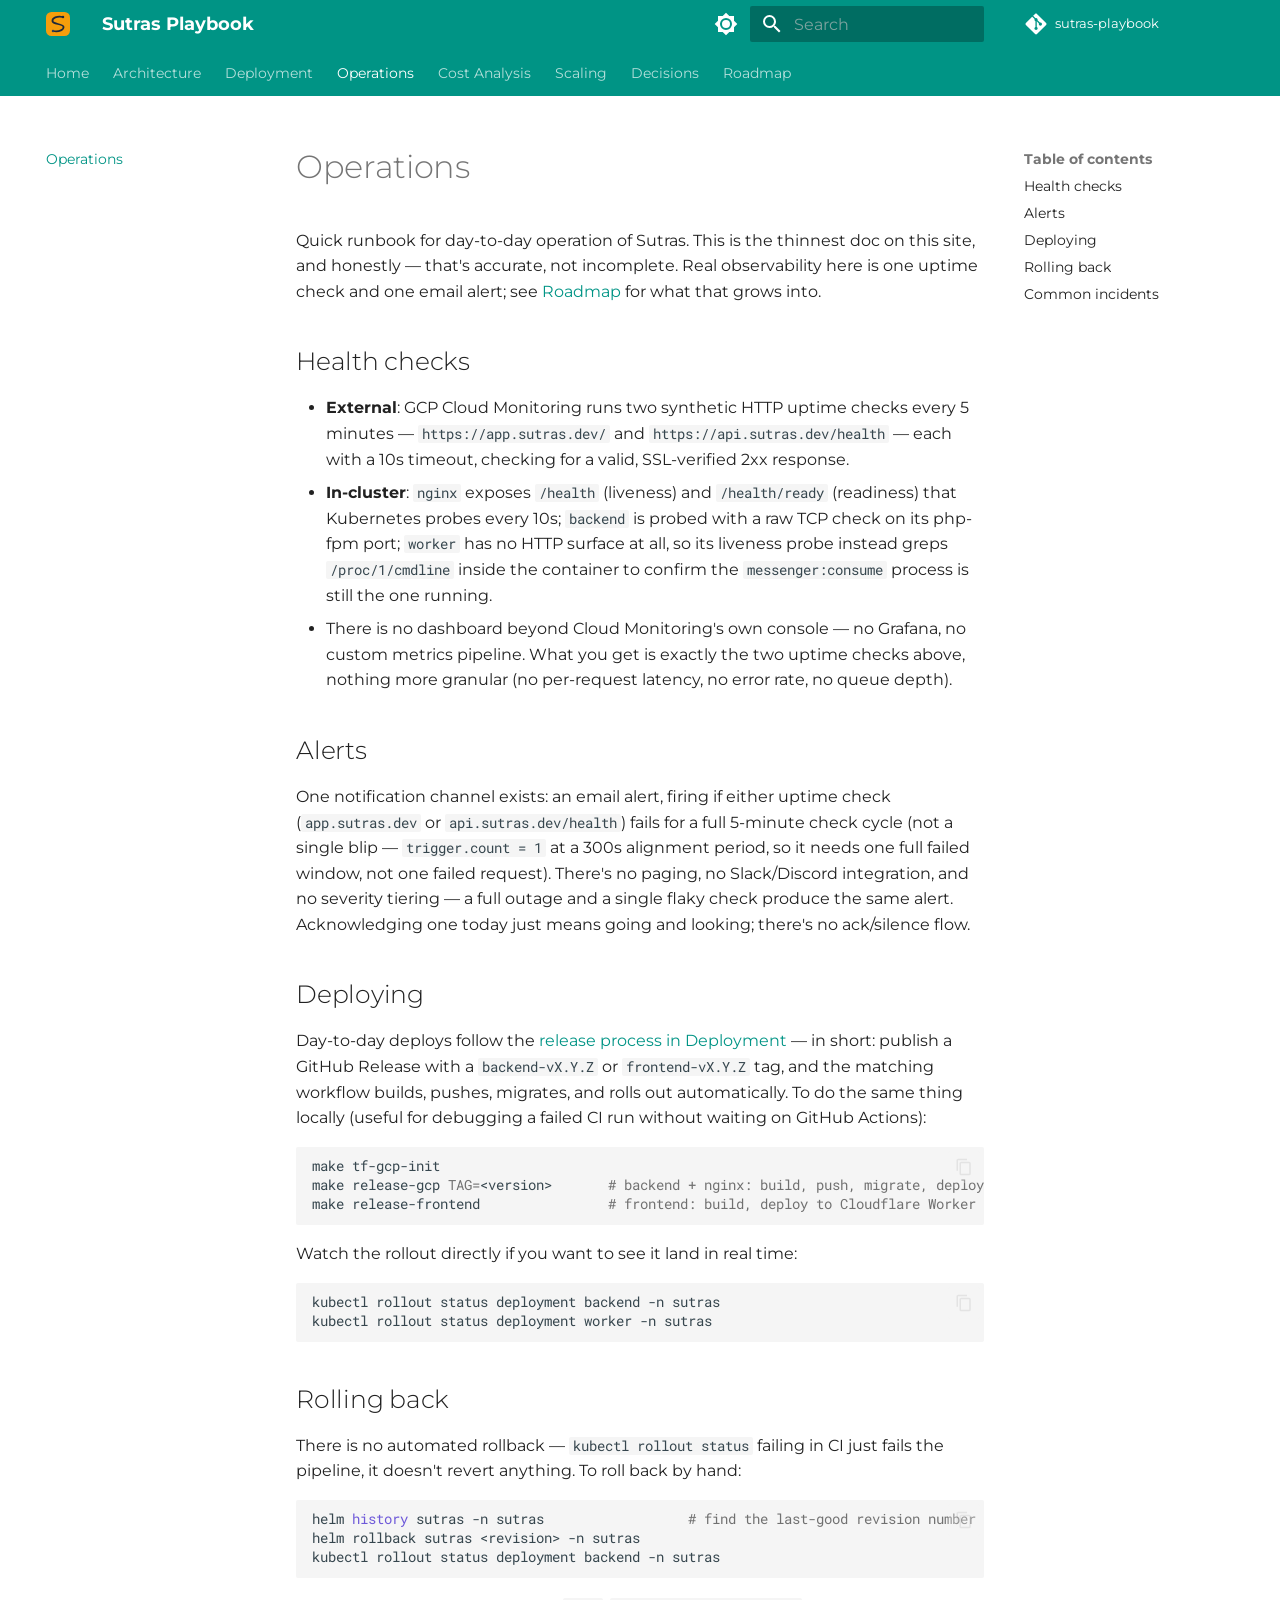
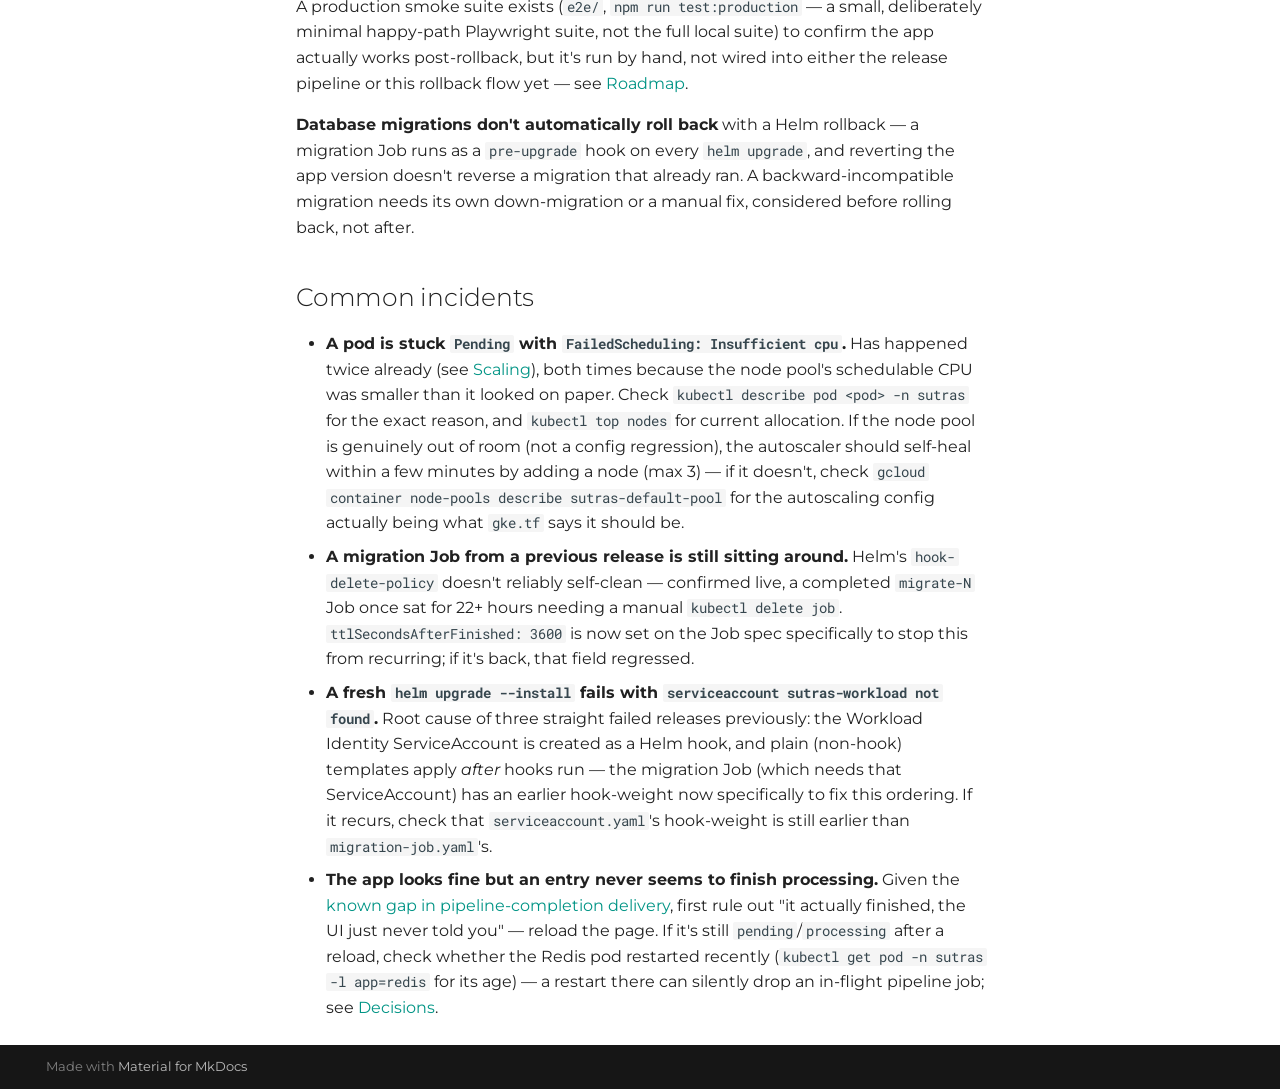
<file: operations/index.html>
<!doctype html>
<html lang="en" class="no-js">
  <head>
    
      <meta charset="utf-8">
      <meta name="viewport" content="width=device-width,initial-scale=1">
      
        <meta name="description" content="Architecture and operations case study for Sutras, a production SaaS app.">
      
      
        <meta name="author" content="Sharmilan">
      
      
      
        <link rel="prev" href="../deployment/">
      
      
        <link rel="next" href="../cost-analysis/">
      
      
        
      
      
      <link rel="icon" href="../assets/logo.svg">
      <meta name="generator" content="mkdocs-1.6.1, mkdocs-material-9.7.7">
    
    
      
        <title>Operations - Sutras Playbook</title>
      
    
    
      <link rel="stylesheet" href="../assets/stylesheets/main.ec1eaa64.min.css">
      
        
        <link rel="stylesheet" href="../assets/stylesheets/palette.ab4e12ef.min.css">
      
      


    
    
      
    
    
      
        
        
        <link rel="preconnect" href="https://fonts.gstatic.com" crossorigin>
        <link rel="stylesheet" href="https://fonts.googleapis.com/css?family=Montserrat:300,300i,400,400i,700,700i%7CRoboto+Mono:400,400i,700,700i&display=fallback">
        <style>:root{--md-text-font:"Montserrat";--md-code-font:"Roboto Mono"}</style>
      
    
    
      <link rel="stylesheet" href="../stylesheets/extra.css">
    
    <script>__md_scope=new URL("..",location),__md_hash=e=>[...e].reduce(((e,_)=>(e<<5)-e+_.charCodeAt(0)),0),__md_get=(e,_=localStorage,t=__md_scope)=>JSON.parse(_.getItem(t.pathname+"."+e)),__md_set=(e,_,t=localStorage,a=__md_scope)=>{try{t.setItem(a.pathname+"."+e,JSON.stringify(_))}catch(e){}}</script>
    
      

    
    
  </head>
  
  
    
    
      
    
    
    
    
    <body dir="ltr" data-md-color-scheme="default" data-md-color-primary="teal" data-md-color-accent="amber">
  
    
    <input class="md-toggle" data-md-toggle="drawer" type="checkbox" id="__drawer" autocomplete="off">
    <input class="md-toggle" data-md-toggle="search" type="checkbox" id="__search" autocomplete="off">
    <label class="md-overlay" for="__drawer"></label>
    <div data-md-component="skip">
      
        
        <a href="#operations" class="md-skip">
          Skip to content
        </a>
      
    </div>
    <div data-md-component="announce">
      
    </div>
    
    
      

<header class="md-header" data-md-component="header">
  <nav class="md-header__inner md-grid" aria-label="Header">
    <a href=".." title="Sutras Playbook" class="md-header__button md-logo" aria-label="Sutras Playbook" data-md-component="logo">
      
  <img src="../assets/logo.svg" alt="logo">

    </a>
    <label class="md-header__button md-icon" for="__drawer">
      
      <svg xmlns="http://www.w3.org/2000/svg" viewBox="0 0 24 24"><path d="M3 6h18v2H3zm0 5h18v2H3zm0 5h18v2H3z"/></svg>
    </label>
    <div class="md-header__title" data-md-component="header-title">
      <div class="md-header__ellipsis">
        <div class="md-header__topic">
          <span class="md-ellipsis">
            Sutras Playbook
          </span>
        </div>
        <div class="md-header__topic" data-md-component="header-topic">
          <span class="md-ellipsis">
            
              Operations
            
          </span>
        </div>
      </div>
    </div>
    
      
        <form class="md-header__option" data-md-component="palette">
  
    
    
    
    <input class="md-option" data-md-color-media="(prefers-color-scheme: light)" data-md-color-scheme="default" data-md-color-primary="teal" data-md-color-accent="amber"  aria-label="Switch to dark mode"  type="radio" name="__palette" id="__palette_0">
    
      <label class="md-header__button md-icon" title="Switch to dark mode" for="__palette_1" hidden>
        <svg xmlns="http://www.w3.org/2000/svg" viewBox="0 0 24 24"><path d="M12 8a4 4 0 0 0-4 4 4 4 0 0 0 4 4 4 4 0 0 0 4-4 4 4 0 0 0-4-4m0 10a6 6 0 0 1-6-6 6 6 0 0 1 6-6 6 6 0 0 1 6 6 6 6 0 0 1-6 6m8-9.31V4h-4.69L12 .69 8.69 4H4v4.69L.69 12 4 15.31V20h4.69L12 23.31 15.31 20H20v-4.69L23.31 12z"/></svg>
      </label>
    
  
    
    
    
    <input class="md-option" data-md-color-media="(prefers-color-scheme: dark)" data-md-color-scheme="slate" data-md-color-primary="teal" data-md-color-accent="amber"  aria-label="Switch to light mode"  type="radio" name="__palette" id="__palette_1">
    
      <label class="md-header__button md-icon" title="Switch to light mode" for="__palette_0" hidden>
        <svg xmlns="http://www.w3.org/2000/svg" viewBox="0 0 24 24"><path d="M12 18c-.89 0-1.74-.2-2.5-.55C11.56 16.5 13 14.42 13 12s-1.44-4.5-3.5-5.45C10.26 6.2 11.11 6 12 6a6 6 0 0 1 6 6 6 6 0 0 1-6 6m8-9.31V4h-4.69L12 .69 8.69 4H4v4.69L.69 12 4 15.31V20h4.69L12 23.31 15.31 20H20v-4.69L23.31 12z"/></svg>
      </label>
    
  
</form>
      
    
    
      <script>var palette=__md_get("__palette");if(palette&&palette.color){if("(prefers-color-scheme)"===palette.color.media){var media=matchMedia("(prefers-color-scheme: light)"),input=document.querySelector(media.matches?"[data-md-color-media='(prefers-color-scheme: light)']":"[data-md-color-media='(prefers-color-scheme: dark)']");palette.color.media=input.getAttribute("data-md-color-media"),palette.color.scheme=input.getAttribute("data-md-color-scheme"),palette.color.primary=input.getAttribute("data-md-color-primary"),palette.color.accent=input.getAttribute("data-md-color-accent")}for(var[key,value]of Object.entries(palette.color))document.body.setAttribute("data-md-color-"+key,value)}</script>
    
    
    
      
      
        <label class="md-header__button md-icon" for="__search">
          
          <svg xmlns="http://www.w3.org/2000/svg" viewBox="0 0 24 24"><path d="M9.5 3A6.5 6.5 0 0 1 16 9.5c0 1.61-.59 3.09-1.56 4.23l.27.27h.79l5 5-1.5 1.5-5-5v-.79l-.27-.27A6.52 6.52 0 0 1 9.5 16 6.5 6.5 0 0 1 3 9.5 6.5 6.5 0 0 1 9.5 3m0 2C7 5 5 7 5 9.5S7 14 9.5 14 14 12 14 9.5 12 5 9.5 5"/></svg>
        </label>
        <div class="md-search" data-md-component="search" role="dialog">
  <label class="md-search__overlay" for="__search"></label>
  <div class="md-search__inner" role="search">
    <form class="md-search__form" name="search">
      <input type="text" class="md-search__input" name="query" aria-label="Search" placeholder="Search" autocapitalize="off" autocorrect="off" autocomplete="off" spellcheck="false" data-md-component="search-query" required>
      <label class="md-search__icon md-icon" for="__search">
        
        <svg xmlns="http://www.w3.org/2000/svg" viewBox="0 0 24 24"><path d="M9.5 3A6.5 6.5 0 0 1 16 9.5c0 1.61-.59 3.09-1.56 4.23l.27.27h.79l5 5-1.5 1.5-5-5v-.79l-.27-.27A6.52 6.52 0 0 1 9.5 16 6.5 6.5 0 0 1 3 9.5 6.5 6.5 0 0 1 9.5 3m0 2C7 5 5 7 5 9.5S7 14 9.5 14 14 12 14 9.5 12 5 9.5 5"/></svg>
        
        <svg xmlns="http://www.w3.org/2000/svg" viewBox="0 0 24 24"><path d="M20 11v2H8l5.5 5.5-1.42 1.42L4.16 12l7.92-7.92L13.5 5.5 8 11z"/></svg>
      </label>
      <nav class="md-search__options" aria-label="Search">
        
        <button type="reset" class="md-search__icon md-icon" title="Clear" aria-label="Clear" tabindex="-1">
          
          <svg xmlns="http://www.w3.org/2000/svg" viewBox="0 0 24 24"><path d="M19 6.41 17.59 5 12 10.59 6.41 5 5 6.41 10.59 12 5 17.59 6.41 19 12 13.41 17.59 19 19 17.59 13.41 12z"/></svg>
        </button>
      </nav>
      
        <div class="md-search__suggest" data-md-component="search-suggest"></div>
      
    </form>
    <div class="md-search__output">
      <div class="md-search__scrollwrap" tabindex="0" data-md-scrollfix>
        <div class="md-search-result" data-md-component="search-result">
          <div class="md-search-result__meta">
            Initializing search
          </div>
          <ol class="md-search-result__list" role="presentation"></ol>
        </div>
      </div>
    </div>
  </div>
</div>
      
    
    
      <div class="md-header__source">
        <a href="https://github.com/sharmilanAmpi/sutras-playbook" title="Go to repository" class="md-source" data-md-component="source">
  <div class="md-source__icon md-icon">
    
    <svg xmlns="http://www.w3.org/2000/svg" viewBox="0 0 448 512"><!--! Font Awesome Free 7.1.0 by @fontawesome - https://fontawesome.com License - https://fontawesome.com/license/free (Icons: CC BY 4.0, Fonts: SIL OFL 1.1, Code: MIT License) Copyright 2025 Fonticons, Inc.--><path d="M439.6 236.1 244 40.5c-5.4-5.5-12.8-8.5-20.4-8.5s-15 3-20.4 8.4L162.5 81l51.5 51.5c27.1-9.1 52.7 16.8 43.4 43.7l49.7 49.7c34.2-11.8 61.2 31 35.5 56.7-26.5 26.5-70.2-2.9-56-37.3L240.3 199v121.9c25.3 12.5 22.3 41.8 9.1 55-6.4 6.4-15.2 10.1-24.3 10.1s-17.8-3.6-24.3-10.1c-17.6-17.6-11.1-46.9 11.2-56v-123c-20.8-8.5-24.6-30.7-18.6-45L142.6 101 8.5 235.1C3 240.6 0 247.9 0 255.5s3 15 8.5 20.4l195.6 195.7c5.4 5.4 12.7 8.4 20.4 8.4s15-3 20.4-8.4l194.7-194.7c5.4-5.4 8.4-12.8 8.4-20.4s-3-15-8.4-20.4"/></svg>
  </div>
  <div class="md-source__repository">
    sutras-playbook
  </div>
</a>
      </div>
    
  </nav>
  
</header>
    
    <div class="md-container" data-md-component="container">
      
      
        
          
            
<nav class="md-tabs" aria-label="Tabs" data-md-component="tabs">
  <div class="md-grid">
    <ul class="md-tabs__list">
      
        
  
  
  
  
    <li class="md-tabs__item">
      <a href=".." class="md-tabs__link">
        
  
  
    
  
  Home

      </a>
    </li>
  

      
        
  
  
  
  
    <li class="md-tabs__item">
      <a href="../architecture/" class="md-tabs__link">
        
  
  
    
  
  Architecture

      </a>
    </li>
  

      
        
  
  
  
  
    <li class="md-tabs__item">
      <a href="../deployment/" class="md-tabs__link">
        
  
  
    
  
  Deployment

      </a>
    </li>
  

      
        
  
  
  
    
  
  
    <li class="md-tabs__item md-tabs__item--active">
      <a href="./" class="md-tabs__link">
        
  
  
    
  
  Operations

      </a>
    </li>
  

      
        
  
  
  
  
    <li class="md-tabs__item">
      <a href="../cost-analysis/" class="md-tabs__link">
        
  
  
    
  
  Cost Analysis

      </a>
    </li>
  

      
        
  
  
  
  
    <li class="md-tabs__item">
      <a href="../scaling/" class="md-tabs__link">
        
  
  
    
  
  Scaling

      </a>
    </li>
  

      
        
  
  
  
  
    <li class="md-tabs__item">
      <a href="../decisions/" class="md-tabs__link">
        
  
  
    
  
  Decisions

      </a>
    </li>
  

      
        
  
  
  
  
    <li class="md-tabs__item">
      <a href="../roadmap/" class="md-tabs__link">
        
  
  
    
  
  Roadmap

      </a>
    </li>
  

      
    </ul>
  </div>
</nav>
          
        
      
      <main class="md-main" data-md-component="main">
        <div class="md-main__inner md-grid">
          
            
              
              <div class="md-sidebar md-sidebar--primary" data-md-component="sidebar" data-md-type="navigation" >
                <div class="md-sidebar__scrollwrap">
                  <div class="md-sidebar__inner">
                    


  


<nav class="md-nav md-nav--primary md-nav--lifted" aria-label="Navigation" data-md-level="0">
  <label class="md-nav__title" for="__drawer">
    <a href=".." title="Sutras Playbook" class="md-nav__button md-logo" aria-label="Sutras Playbook" data-md-component="logo">
      
  <img src="../assets/logo.svg" alt="logo">

    </a>
    Sutras Playbook
  </label>
  
    <div class="md-nav__source">
      <a href="https://github.com/sharmilanAmpi/sutras-playbook" title="Go to repository" class="md-source" data-md-component="source">
  <div class="md-source__icon md-icon">
    
    <svg xmlns="http://www.w3.org/2000/svg" viewBox="0 0 448 512"><!--! Font Awesome Free 7.1.0 by @fontawesome - https://fontawesome.com License - https://fontawesome.com/license/free (Icons: CC BY 4.0, Fonts: SIL OFL 1.1, Code: MIT License) Copyright 2025 Fonticons, Inc.--><path d="M439.6 236.1 244 40.5c-5.4-5.5-12.8-8.5-20.4-8.5s-15 3-20.4 8.4L162.5 81l51.5 51.5c27.1-9.1 52.7 16.8 43.4 43.7l49.7 49.7c34.2-11.8 61.2 31 35.5 56.7-26.5 26.5-70.2-2.9-56-37.3L240.3 199v121.9c25.3 12.5 22.3 41.8 9.1 55-6.4 6.4-15.2 10.1-24.3 10.1s-17.8-3.6-24.3-10.1c-17.6-17.6-11.1-46.9 11.2-56v-123c-20.8-8.5-24.6-30.7-18.6-45L142.6 101 8.5 235.1C3 240.6 0 247.9 0 255.5s3 15 8.5 20.4l195.6 195.7c5.4 5.4 12.7 8.4 20.4 8.4s15-3 20.4-8.4l194.7-194.7c5.4-5.4 8.4-12.8 8.4-20.4s-3-15-8.4-20.4"/></svg>
  </div>
  <div class="md-source__repository">
    sutras-playbook
  </div>
</a>
    </div>
  
  <ul class="md-nav__list" data-md-scrollfix>
    
      
      
  
  
  
  
    <li class="md-nav__item">
      <a href=".." class="md-nav__link">
        
  
  
  <span class="md-ellipsis">
    
  
    Home
  

    
  </span>
  
  

      </a>
    </li>
  

    
      
      
  
  
  
  
    <li class="md-nav__item">
      <a href="../architecture/" class="md-nav__link">
        
  
  
  <span class="md-ellipsis">
    
  
    Architecture
  

    
  </span>
  
  

      </a>
    </li>
  

    
      
      
  
  
  
  
    <li class="md-nav__item">
      <a href="../deployment/" class="md-nav__link">
        
  
  
  <span class="md-ellipsis">
    
  
    Deployment
  

    
  </span>
  
  

      </a>
    </li>
  

    
      
      
  
  
    
  
  
  
    <li class="md-nav__item md-nav__item--active">
      
      <input class="md-nav__toggle md-toggle" type="checkbox" id="__toc">
      
      
        
      
      
        <label class="md-nav__link md-nav__link--active" for="__toc">
          
  
  
  <span class="md-ellipsis">
    
  
    Operations
  

    
  </span>
  
  

          <span class="md-nav__icon md-icon"></span>
        </label>
      
      <a href="./" class="md-nav__link md-nav__link--active">
        
  
  
  <span class="md-ellipsis">
    
  
    Operations
  

    
  </span>
  
  

      </a>
      
        

<nav class="md-nav md-nav--secondary" aria-label="Table of contents">
  
  
  
    
  
  
    <label class="md-nav__title" for="__toc">
      <span class="md-nav__icon md-icon"></span>
      Table of contents
    </label>
    <ul class="md-nav__list" data-md-component="toc" data-md-scrollfix>
      
        <li class="md-nav__item">
  <a href="#health-checks" class="md-nav__link">
    <span class="md-ellipsis">
      
        Health checks
      
    </span>
  </a>
  
</li>
      
        <li class="md-nav__item">
  <a href="#alerts" class="md-nav__link">
    <span class="md-ellipsis">
      
        Alerts
      
    </span>
  </a>
  
</li>
      
        <li class="md-nav__item">
  <a href="#deploying" class="md-nav__link">
    <span class="md-ellipsis">
      
        Deploying
      
    </span>
  </a>
  
</li>
      
        <li class="md-nav__item">
  <a href="#rolling-back" class="md-nav__link">
    <span class="md-ellipsis">
      
        Rolling back
      
    </span>
  </a>
  
</li>
      
        <li class="md-nav__item">
  <a href="#common-incidents" class="md-nav__link">
    <span class="md-ellipsis">
      
        Common incidents
      
    </span>
  </a>
  
</li>
      
    </ul>
  
</nav>
      
    </li>
  

    
      
      
  
  
  
  
    <li class="md-nav__item">
      <a href="../cost-analysis/" class="md-nav__link">
        
  
  
  <span class="md-ellipsis">
    
  
    Cost Analysis
  

    
  </span>
  
  

      </a>
    </li>
  

    
      
      
  
  
  
  
    <li class="md-nav__item">
      <a href="../scaling/" class="md-nav__link">
        
  
  
  <span class="md-ellipsis">
    
  
    Scaling
  

    
  </span>
  
  

      </a>
    </li>
  

    
      
      
  
  
  
  
    <li class="md-nav__item">
      <a href="../decisions/" class="md-nav__link">
        
  
  
  <span class="md-ellipsis">
    
  
    Decisions
  

    
  </span>
  
  

      </a>
    </li>
  

    
      
      
  
  
  
  
    <li class="md-nav__item">
      <a href="../roadmap/" class="md-nav__link">
        
  
  
  <span class="md-ellipsis">
    
  
    Roadmap
  

    
  </span>
  
  

      </a>
    </li>
  

    
  </ul>
</nav>
                  </div>
                </div>
              </div>
            
            
              
              <div class="md-sidebar md-sidebar--secondary" data-md-component="sidebar" data-md-type="toc" >
                <div class="md-sidebar__scrollwrap">
                  <div class="md-sidebar__inner">
                    

<nav class="md-nav md-nav--secondary" aria-label="Table of contents">
  
  
  
    
  
  
    <label class="md-nav__title" for="__toc">
      <span class="md-nav__icon md-icon"></span>
      Table of contents
    </label>
    <ul class="md-nav__list" data-md-component="toc" data-md-scrollfix>
      
        <li class="md-nav__item">
  <a href="#health-checks" class="md-nav__link">
    <span class="md-ellipsis">
      
        Health checks
      
    </span>
  </a>
  
</li>
      
        <li class="md-nav__item">
  <a href="#alerts" class="md-nav__link">
    <span class="md-ellipsis">
      
        Alerts
      
    </span>
  </a>
  
</li>
      
        <li class="md-nav__item">
  <a href="#deploying" class="md-nav__link">
    <span class="md-ellipsis">
      
        Deploying
      
    </span>
  </a>
  
</li>
      
        <li class="md-nav__item">
  <a href="#rolling-back" class="md-nav__link">
    <span class="md-ellipsis">
      
        Rolling back
      
    </span>
  </a>
  
</li>
      
        <li class="md-nav__item">
  <a href="#common-incidents" class="md-nav__link">
    <span class="md-ellipsis">
      
        Common incidents
      
    </span>
  </a>
  
</li>
      
    </ul>
  
</nav>
                  </div>
                </div>
              </div>
            
          
          
            <div class="md-content" data-md-component="content">
              
              <article class="md-content__inner md-typeset">
                
                  


  
  


<h1 id="operations">Operations<a class="headerlink" href="#operations" title="Permanent link">&para;</a></h1>
<p>Quick runbook for day-to-day operation of Sutras. This is the thinnest doc on this site, and honestly — that's accurate, not incomplete. Real observability here is one uptime check and one email alert; see <a href="../roadmap/">Roadmap</a> for what that grows into.</p>
<h2 id="health-checks">Health checks<a class="headerlink" href="#health-checks" title="Permanent link">&para;</a></h2>
<ul>
<li><strong>External</strong>: GCP Cloud Monitoring runs two synthetic HTTP uptime checks every 5 minutes — <code>https://app.sutras.dev/</code> and <code>https://api.sutras.dev/health</code> — each with a 10s timeout, checking for a valid, SSL-verified 2xx response.</li>
<li><strong>In-cluster</strong>: <code>nginx</code> exposes <code>/health</code> (liveness) and <code>/health/ready</code> (readiness) that Kubernetes probes every 10s; <code>backend</code> is probed with a raw TCP check on its php-fpm port; <code>worker</code> has no HTTP surface at all, so its liveness probe instead greps <code>/proc/1/cmdline</code> inside the container to confirm the <code>messenger:consume</code> process is still the one running.</li>
<li>There is no dashboard beyond Cloud Monitoring's own console — no Grafana, no custom metrics pipeline. What you get is exactly the two uptime checks above, nothing more granular (no per-request latency, no error rate, no queue depth).</li>
</ul>
<h2 id="alerts">Alerts<a class="headerlink" href="#alerts" title="Permanent link">&para;</a></h2>
<p>One notification channel exists: an email alert, firing if either uptime check (<code>app.sutras.dev</code> or <code>api.sutras.dev/health</code>) fails for a full 5-minute check cycle (not a single blip — <code>trigger.count = 1</code> at a 300s alignment period, so it needs one full failed window, not one failed request). There's no paging, no Slack/Discord integration, and no severity tiering — a full outage and a single flaky check produce the same alert. Acknowledging one today just means going and looking; there's no ack/silence flow.</p>
<h2 id="deploying">Deploying<a class="headerlink" href="#deploying" title="Permanent link">&para;</a></h2>
<p>Day-to-day deploys follow the <a href="../deployment/#release-process">release process in Deployment</a> — in short: publish a GitHub Release with a <code>backend-vX.Y.Z</code> or <code>frontend-vX.Y.Z</code> tag, and the matching workflow builds, pushes, migrates, and rolls out automatically. To do the same thing locally (useful for debugging a failed CI run without waiting on GitHub Actions):</p>
<div class="highlight"><pre><span></span><code>make<span class="w"> </span>tf-gcp-init
make<span class="w"> </span>release-gcp<span class="w"> </span><span class="nv">TAG</span><span class="o">=</span>&lt;version&gt;<span class="w">       </span><span class="c1"># backend + nginx: build, push, migrate, deploy</span>
make<span class="w"> </span>release-frontend<span class="w">                </span><span class="c1"># frontend: build, deploy to Cloudflare Worker</span>
</code></pre></div>
<p>Watch the rollout directly if you want to see it land in real time:</p>
<div class="highlight"><pre><span></span><code>kubectl<span class="w"> </span>rollout<span class="w"> </span>status<span class="w"> </span>deployment<span class="w"> </span>backend<span class="w"> </span>-n<span class="w"> </span>sutras
kubectl<span class="w"> </span>rollout<span class="w"> </span>status<span class="w"> </span>deployment<span class="w"> </span>worker<span class="w"> </span>-n<span class="w"> </span>sutras
</code></pre></div>
<h2 id="rolling-back">Rolling back<a class="headerlink" href="#rolling-back" title="Permanent link">&para;</a></h2>
<p>There is no automated rollback — <code>kubectl rollout status</code> failing in CI just fails the pipeline, it doesn't revert anything. To roll back by hand:</p>
<div class="highlight"><pre><span></span><code>helm<span class="w"> </span><span class="nb">history</span><span class="w"> </span>sutras<span class="w"> </span>-n<span class="w"> </span>sutras<span class="w">                  </span><span class="c1"># find the last-good revision number</span>
helm<span class="w"> </span>rollback<span class="w"> </span>sutras<span class="w"> </span>&lt;revision&gt;<span class="w"> </span>-n<span class="w"> </span>sutras
kubectl<span class="w"> </span>rollout<span class="w"> </span>status<span class="w"> </span>deployment<span class="w"> </span>backend<span class="w"> </span>-n<span class="w"> </span>sutras
</code></pre></div>
<p>A production smoke suite exists (<code>e2e/</code>, <code>npm run test:production</code> — a small, deliberately minimal happy-path Playwright suite, not the full local suite) to confirm the app actually works post-rollback, but it's run by hand, not wired into either the release pipeline or this rollback flow yet — see <a href="../roadmap/">Roadmap</a>.</p>
<p><strong>Database migrations don't automatically roll back</strong> with a Helm rollback — a migration Job runs as a <code>pre-upgrade</code> hook on every <code>helm upgrade</code>, and reverting the app version doesn't reverse a migration that already ran. A backward-incompatible migration needs its own down-migration or a manual fix, considered before rolling back, not after.</p>
<h2 id="common-incidents">Common incidents<a class="headerlink" href="#common-incidents" title="Permanent link">&para;</a></h2>
<ul>
<li><strong>A pod is stuck <code>Pending</code> with <code>FailedScheduling: Insufficient cpu</code>.</strong> Has happened twice already (see <a href="../scaling/#what-breaks-first">Scaling</a>), both times because the node pool's schedulable CPU was smaller than it looked on paper. Check <code>kubectl describe pod &lt;pod&gt; -n sutras</code> for the exact reason, and <code>kubectl top nodes</code> for current allocation. If the node pool is genuinely out of room (not a config regression), the autoscaler should self-heal within a few minutes by adding a node (max 3) — if it doesn't, check <code>gcloud container node-pools describe sutras-default-pool</code> for the autoscaling config actually being what <code>gke.tf</code> says it should be.</li>
<li><strong>A migration Job from a previous release is still sitting around.</strong> Helm's <code>hook-delete-policy</code> doesn't reliably self-clean — confirmed live, a completed <code>migrate-N</code> Job once sat for 22+ hours needing a manual <code>kubectl delete job</code>. <code>ttlSecondsAfterFinished: 3600</code> is now set on the Job spec specifically to stop this from recurring; if it's back, that field regressed.</li>
<li><strong>A fresh <code>helm upgrade --install</code> fails with <code>serviceaccount sutras-workload not found</code>.</strong> Root cause of three straight failed releases previously: the Workload Identity ServiceAccount is created as a Helm hook, and plain (non-hook) templates apply <em>after</em> hooks run — the migration Job (which needs that ServiceAccount) has an earlier hook-weight now specifically to fix this ordering. If it recurs, check that <code>serviceaccount.yaml</code>'s hook-weight is still earlier than <code>migration-job.yaml</code>'s.</li>
<li><strong>The app looks fine but an entry never seems to finish processing.</strong> Given the <a href="../decisions/#how-pipeline-completion-reaches-the-client-still-unresolved">known gap in pipeline-completion delivery</a>, first rule out "it actually finished, the UI just never told you" — reload the page. If it's still <code>pending</code>/<code>processing</code> after a reload, check whether the Redis pod restarted recently (<code>kubectl get pod -n sutras -l app=redis</code> for its age) — a restart there can silently drop an in-flight pipeline job; see <a href="../decisions/#redis-cache-and-queue-on-one-instance-with-no-persistence-in-production">Decisions</a>.</li>
</ul>












                
              </article>
            </div>
          
          
<script>var target=document.getElementById(location.hash.slice(1));target&&target.name&&(target.checked=target.name.startsWith("__tabbed_"))</script>
        </div>
        
          <button type="button" class="md-top md-icon" data-md-component="top" hidden>
  
  <svg xmlns="http://www.w3.org/2000/svg" viewBox="0 0 24 24"><path d="M13 20h-2V8l-5.5 5.5-1.42-1.42L12 4.16l7.92 7.92-1.42 1.42L13 8z"/></svg>
  Back to top
</button>
        
      </main>
      
        <footer class="md-footer">
  
  <div class="md-footer-meta md-typeset">
    <div class="md-footer-meta__inner md-grid">
      <div class="md-copyright">
  
  
    Made with
    <a href="https://squidfunk.github.io/mkdocs-material/" target="_blank" rel="noopener">
      Material for MkDocs
    </a>
  
</div>
      
    </div>
  </div>
</footer>
      
    </div>
    <div class="md-dialog" data-md-component="dialog">
      <div class="md-dialog__inner md-typeset"></div>
    </div>
    
    
    
      
      
      <script id="__config" type="application/json">{"annotate": null, "base": "..", "features": ["navigation.tabs", "navigation.top", "content.code.copy", "search.suggest"], "search": "../assets/javascripts/workers/search.2c215733.min.js", "tags": null, "translations": {"clipboard.copied": "Copied to clipboard", "clipboard.copy": "Copy to clipboard", "search.result.more.one": "1 more on this page", "search.result.more.other": "# more on this page", "search.result.none": "No matching documents", "search.result.one": "1 matching document", "search.result.other": "# matching documents", "search.result.placeholder": "Type to start searching", "search.result.term.missing": "Missing", "select.version": "Select version"}, "version": null}</script>
    
    
      <script src="../assets/javascripts/bundle.d7400e89.min.js"></script>
      
    
  </body>
</html>
</file>
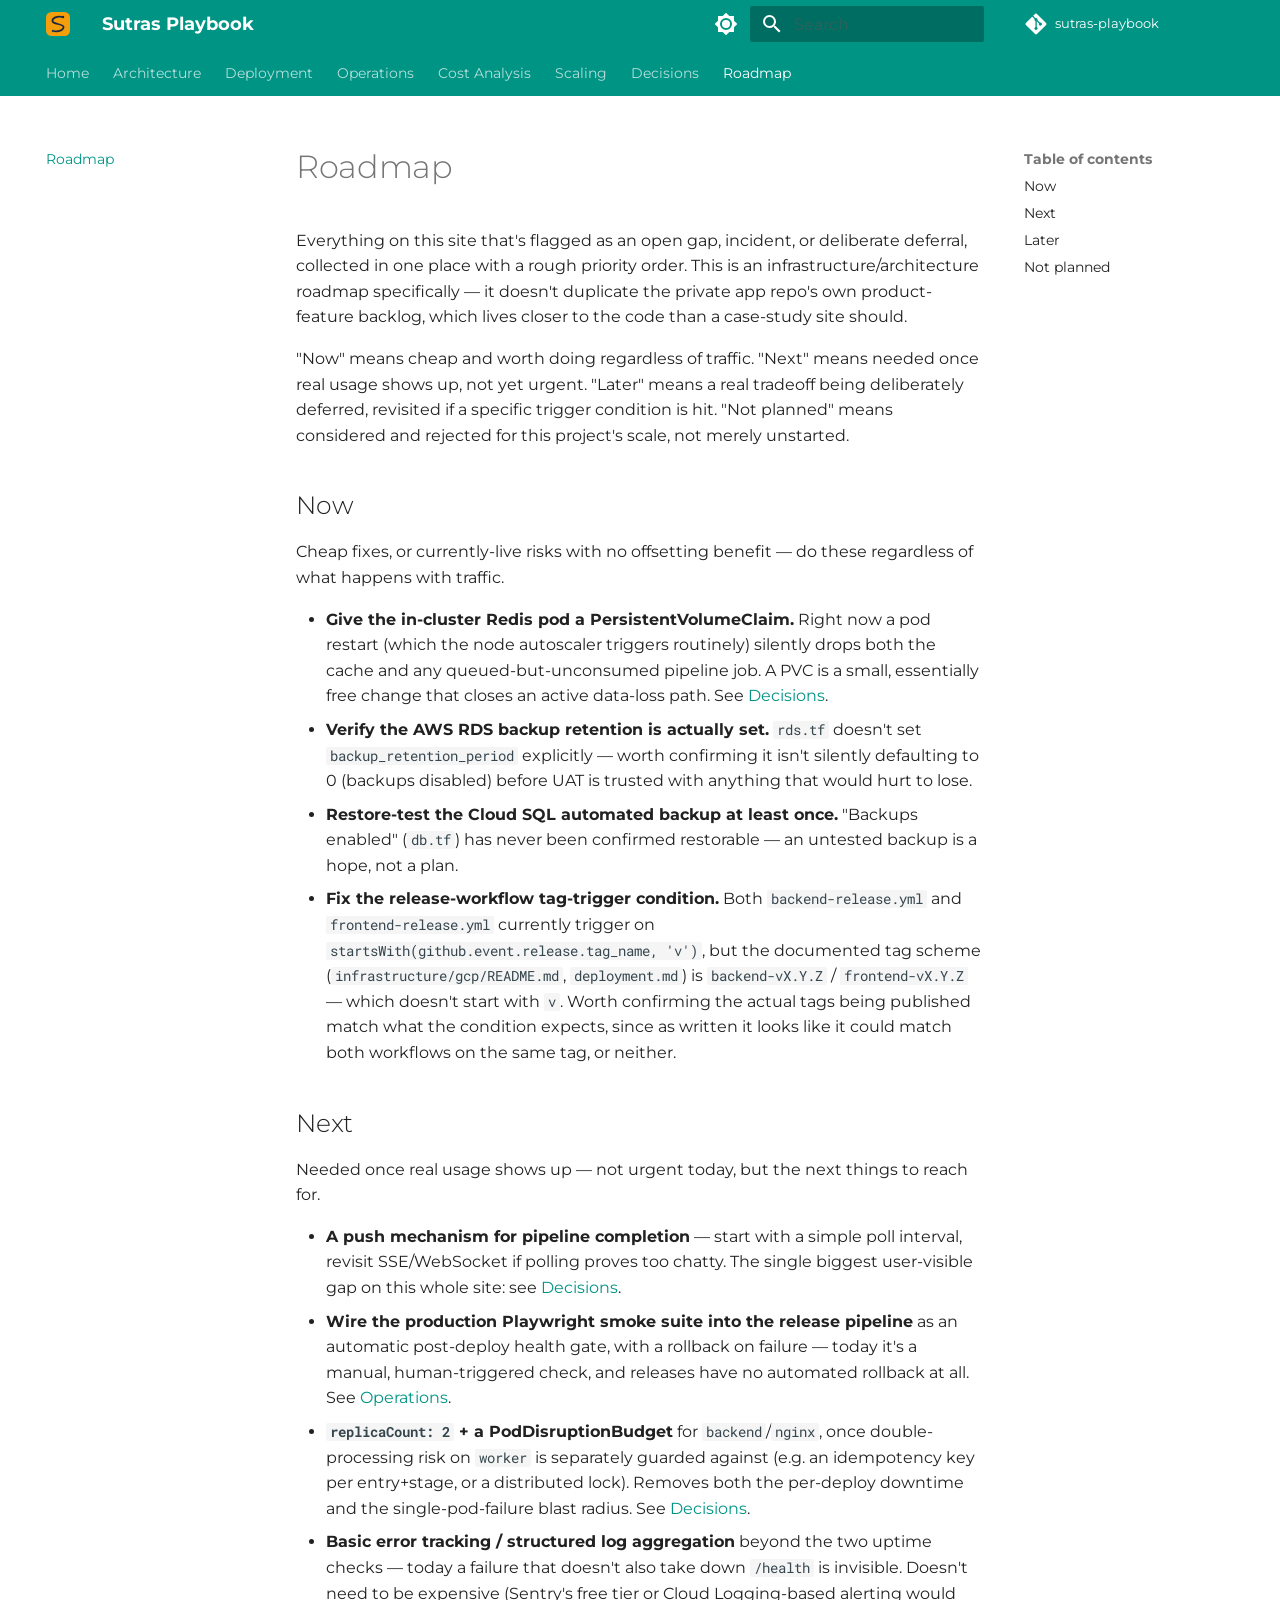
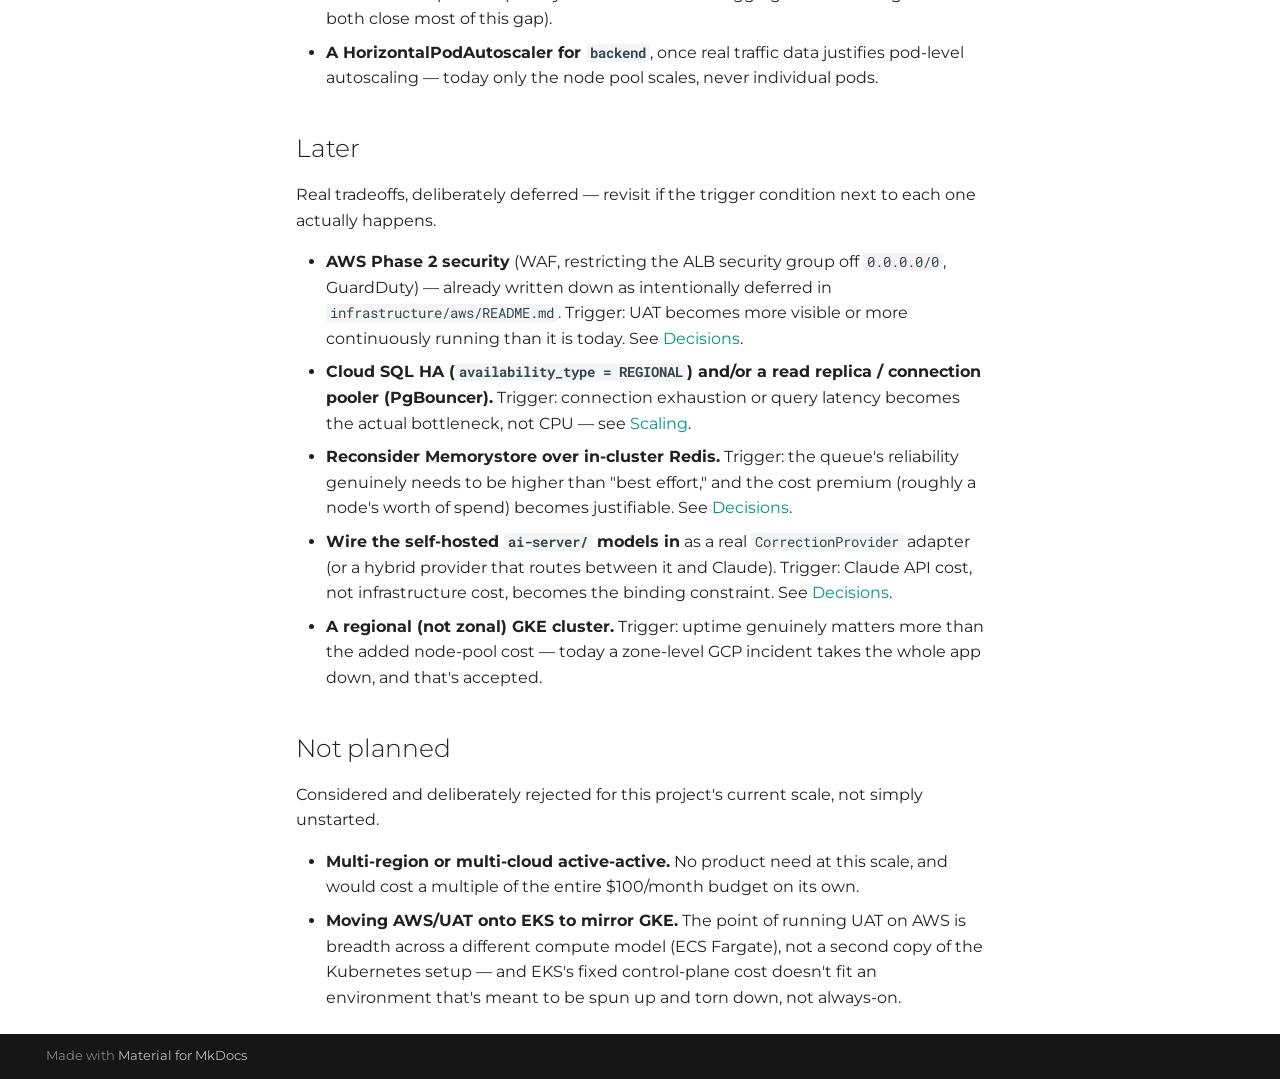
<file: roadmap/index.html>
<!doctype html>
<html lang="en" class="no-js">
  <head>
    
      <meta charset="utf-8">
      <meta name="viewport" content="width=device-width,initial-scale=1">
      
        <meta name="description" content="Architecture and operations case study for Sutras, a production SaaS app.">
      
      
        <meta name="author" content="Sharmilan">
      
      
      
        <link rel="prev" href="../decisions/">
      
      
      
        
      
      
      <link rel="icon" href="../assets/logo.svg">
      <meta name="generator" content="mkdocs-1.6.1, mkdocs-material-9.7.7">
    
    
      
        <title>Roadmap - Sutras Playbook</title>
      
    
    
      <link rel="stylesheet" href="../assets/stylesheets/main.ec1eaa64.min.css">
      
        
        <link rel="stylesheet" href="../assets/stylesheets/palette.ab4e12ef.min.css">
      
      


    
    
      
    
    
      
        
        
        <link rel="preconnect" href="https://fonts.gstatic.com" crossorigin>
        <link rel="stylesheet" href="https://fonts.googleapis.com/css?family=Montserrat:300,300i,400,400i,700,700i%7CRoboto+Mono:400,400i,700,700i&display=fallback">
        <style>:root{--md-text-font:"Montserrat";--md-code-font:"Roboto Mono"}</style>
      
    
    
      <link rel="stylesheet" href="../stylesheets/extra.css">
    
    <script>__md_scope=new URL("..",location),__md_hash=e=>[...e].reduce(((e,_)=>(e<<5)-e+_.charCodeAt(0)),0),__md_get=(e,_=localStorage,t=__md_scope)=>JSON.parse(_.getItem(t.pathname+"."+e)),__md_set=(e,_,t=localStorage,a=__md_scope)=>{try{t.setItem(a.pathname+"."+e,JSON.stringify(_))}catch(e){}}</script>
    
      

    
    
  </head>
  
  
    
    
      
    
    
    
    
    <body dir="ltr" data-md-color-scheme="default" data-md-color-primary="teal" data-md-color-accent="amber">
  
    
    <input class="md-toggle" data-md-toggle="drawer" type="checkbox" id="__drawer" autocomplete="off">
    <input class="md-toggle" data-md-toggle="search" type="checkbox" id="__search" autocomplete="off">
    <label class="md-overlay" for="__drawer"></label>
    <div data-md-component="skip">
      
        
        <a href="#roadmap" class="md-skip">
          Skip to content
        </a>
      
    </div>
    <div data-md-component="announce">
      
    </div>
    
    
      

<header class="md-header" data-md-component="header">
  <nav class="md-header__inner md-grid" aria-label="Header">
    <a href=".." title="Sutras Playbook" class="md-header__button md-logo" aria-label="Sutras Playbook" data-md-component="logo">
      
  <img src="../assets/logo.svg" alt="logo">

    </a>
    <label class="md-header__button md-icon" for="__drawer">
      
      <svg xmlns="http://www.w3.org/2000/svg" viewBox="0 0 24 24"><path d="M3 6h18v2H3zm0 5h18v2H3zm0 5h18v2H3z"/></svg>
    </label>
    <div class="md-header__title" data-md-component="header-title">
      <div class="md-header__ellipsis">
        <div class="md-header__topic">
          <span class="md-ellipsis">
            Sutras Playbook
          </span>
        </div>
        <div class="md-header__topic" data-md-component="header-topic">
          <span class="md-ellipsis">
            
              Roadmap
            
          </span>
        </div>
      </div>
    </div>
    
      
        <form class="md-header__option" data-md-component="palette">
  
    
    
    
    <input class="md-option" data-md-color-media="(prefers-color-scheme: light)" data-md-color-scheme="default" data-md-color-primary="teal" data-md-color-accent="amber"  aria-label="Switch to dark mode"  type="radio" name="__palette" id="__palette_0">
    
      <label class="md-header__button md-icon" title="Switch to dark mode" for="__palette_1" hidden>
        <svg xmlns="http://www.w3.org/2000/svg" viewBox="0 0 24 24"><path d="M12 8a4 4 0 0 0-4 4 4 4 0 0 0 4 4 4 4 0 0 0 4-4 4 4 0 0 0-4-4m0 10a6 6 0 0 1-6-6 6 6 0 0 1 6-6 6 6 0 0 1 6 6 6 6 0 0 1-6 6m8-9.31V4h-4.69L12 .69 8.69 4H4v4.69L.69 12 4 15.31V20h4.69L12 23.31 15.31 20H20v-4.69L23.31 12z"/></svg>
      </label>
    
  
    
    
    
    <input class="md-option" data-md-color-media="(prefers-color-scheme: dark)" data-md-color-scheme="slate" data-md-color-primary="teal" data-md-color-accent="amber"  aria-label="Switch to light mode"  type="radio" name="__palette" id="__palette_1">
    
      <label class="md-header__button md-icon" title="Switch to light mode" for="__palette_0" hidden>
        <svg xmlns="http://www.w3.org/2000/svg" viewBox="0 0 24 24"><path d="M12 18c-.89 0-1.74-.2-2.5-.55C11.56 16.5 13 14.42 13 12s-1.44-4.5-3.5-5.45C10.26 6.2 11.11 6 12 6a6 6 0 0 1 6 6 6 6 0 0 1-6 6m8-9.31V4h-4.69L12 .69 8.69 4H4v4.69L.69 12 4 15.31V20h4.69L12 23.31 15.31 20H20v-4.69L23.31 12z"/></svg>
      </label>
    
  
</form>
      
    
    
      <script>var palette=__md_get("__palette");if(palette&&palette.color){if("(prefers-color-scheme)"===palette.color.media){var media=matchMedia("(prefers-color-scheme: light)"),input=document.querySelector(media.matches?"[data-md-color-media='(prefers-color-scheme: light)']":"[data-md-color-media='(prefers-color-scheme: dark)']");palette.color.media=input.getAttribute("data-md-color-media"),palette.color.scheme=input.getAttribute("data-md-color-scheme"),palette.color.primary=input.getAttribute("data-md-color-primary"),palette.color.accent=input.getAttribute("data-md-color-accent")}for(var[key,value]of Object.entries(palette.color))document.body.setAttribute("data-md-color-"+key,value)}</script>
    
    
    
      
      
        <label class="md-header__button md-icon" for="__search">
          
          <svg xmlns="http://www.w3.org/2000/svg" viewBox="0 0 24 24"><path d="M9.5 3A6.5 6.5 0 0 1 16 9.5c0 1.61-.59 3.09-1.56 4.23l.27.27h.79l5 5-1.5 1.5-5-5v-.79l-.27-.27A6.52 6.52 0 0 1 9.5 16 6.5 6.5 0 0 1 3 9.5 6.5 6.5 0 0 1 9.5 3m0 2C7 5 5 7 5 9.5S7 14 9.5 14 14 12 14 9.5 12 5 9.5 5"/></svg>
        </label>
        <div class="md-search" data-md-component="search" role="dialog">
  <label class="md-search__overlay" for="__search"></label>
  <div class="md-search__inner" role="search">
    <form class="md-search__form" name="search">
      <input type="text" class="md-search__input" name="query" aria-label="Search" placeholder="Search" autocapitalize="off" autocorrect="off" autocomplete="off" spellcheck="false" data-md-component="search-query" required>
      <label class="md-search__icon md-icon" for="__search">
        
        <svg xmlns="http://www.w3.org/2000/svg" viewBox="0 0 24 24"><path d="M9.5 3A6.5 6.5 0 0 1 16 9.5c0 1.61-.59 3.09-1.56 4.23l.27.27h.79l5 5-1.5 1.5-5-5v-.79l-.27-.27A6.52 6.52 0 0 1 9.5 16 6.5 6.5 0 0 1 3 9.5 6.5 6.5 0 0 1 9.5 3m0 2C7 5 5 7 5 9.5S7 14 9.5 14 14 12 14 9.5 12 5 9.5 5"/></svg>
        
        <svg xmlns="http://www.w3.org/2000/svg" viewBox="0 0 24 24"><path d="M20 11v2H8l5.5 5.5-1.42 1.42L4.16 12l7.92-7.92L13.5 5.5 8 11z"/></svg>
      </label>
      <nav class="md-search__options" aria-label="Search">
        
        <button type="reset" class="md-search__icon md-icon" title="Clear" aria-label="Clear" tabindex="-1">
          
          <svg xmlns="http://www.w3.org/2000/svg" viewBox="0 0 24 24"><path d="M19 6.41 17.59 5 12 10.59 6.41 5 5 6.41 10.59 12 5 17.59 6.41 19 12 13.41 17.59 19 19 17.59 13.41 12z"/></svg>
        </button>
      </nav>
      
        <div class="md-search__suggest" data-md-component="search-suggest"></div>
      
    </form>
    <div class="md-search__output">
      <div class="md-search__scrollwrap" tabindex="0" data-md-scrollfix>
        <div class="md-search-result" data-md-component="search-result">
          <div class="md-search-result__meta">
            Initializing search
          </div>
          <ol class="md-search-result__list" role="presentation"></ol>
        </div>
      </div>
    </div>
  </div>
</div>
      
    
    
      <div class="md-header__source">
        <a href="https://github.com/sharmilanAmpi/sutras-playbook" title="Go to repository" class="md-source" data-md-component="source">
  <div class="md-source__icon md-icon">
    
    <svg xmlns="http://www.w3.org/2000/svg" viewBox="0 0 448 512"><!--! Font Awesome Free 7.1.0 by @fontawesome - https://fontawesome.com License - https://fontawesome.com/license/free (Icons: CC BY 4.0, Fonts: SIL OFL 1.1, Code: MIT License) Copyright 2025 Fonticons, Inc.--><path d="M439.6 236.1 244 40.5c-5.4-5.5-12.8-8.5-20.4-8.5s-15 3-20.4 8.4L162.5 81l51.5 51.5c27.1-9.1 52.7 16.8 43.4 43.7l49.7 49.7c34.2-11.8 61.2 31 35.5 56.7-26.5 26.5-70.2-2.9-56-37.3L240.3 199v121.9c25.3 12.5 22.3 41.8 9.1 55-6.4 6.4-15.2 10.1-24.3 10.1s-17.8-3.6-24.3-10.1c-17.6-17.6-11.1-46.9 11.2-56v-123c-20.8-8.5-24.6-30.7-18.6-45L142.6 101 8.5 235.1C3 240.6 0 247.9 0 255.5s3 15 8.5 20.4l195.6 195.7c5.4 5.4 12.7 8.4 20.4 8.4s15-3 20.4-8.4l194.7-194.7c5.4-5.4 8.4-12.8 8.4-20.4s-3-15-8.4-20.4"/></svg>
  </div>
  <div class="md-source__repository">
    sutras-playbook
  </div>
</a>
      </div>
    
  </nav>
  
</header>
    
    <div class="md-container" data-md-component="container">
      
      
        
          
            
<nav class="md-tabs" aria-label="Tabs" data-md-component="tabs">
  <div class="md-grid">
    <ul class="md-tabs__list">
      
        
  
  
  
  
    <li class="md-tabs__item">
      <a href=".." class="md-tabs__link">
        
  
  
    
  
  Home

      </a>
    </li>
  

      
        
  
  
  
  
    <li class="md-tabs__item">
      <a href="../architecture/" class="md-tabs__link">
        
  
  
    
  
  Architecture

      </a>
    </li>
  

      
        
  
  
  
  
    <li class="md-tabs__item">
      <a href="../deployment/" class="md-tabs__link">
        
  
  
    
  
  Deployment

      </a>
    </li>
  

      
        
  
  
  
  
    <li class="md-tabs__item">
      <a href="../operations/" class="md-tabs__link">
        
  
  
    
  
  Operations

      </a>
    </li>
  

      
        
  
  
  
  
    <li class="md-tabs__item">
      <a href="../cost-analysis/" class="md-tabs__link">
        
  
  
    
  
  Cost Analysis

      </a>
    </li>
  

      
        
  
  
  
  
    <li class="md-tabs__item">
      <a href="../scaling/" class="md-tabs__link">
        
  
  
    
  
  Scaling

      </a>
    </li>
  

      
        
  
  
  
  
    <li class="md-tabs__item">
      <a href="../decisions/" class="md-tabs__link">
        
  
  
    
  
  Decisions

      </a>
    </li>
  

      
        
  
  
  
    
  
  
    <li class="md-tabs__item md-tabs__item--active">
      <a href="./" class="md-tabs__link">
        
  
  
    
  
  Roadmap

      </a>
    </li>
  

      
    </ul>
  </div>
</nav>
          
        
      
      <main class="md-main" data-md-component="main">
        <div class="md-main__inner md-grid">
          
            
              
              <div class="md-sidebar md-sidebar--primary" data-md-component="sidebar" data-md-type="navigation" >
                <div class="md-sidebar__scrollwrap">
                  <div class="md-sidebar__inner">
                    


  


<nav class="md-nav md-nav--primary md-nav--lifted" aria-label="Navigation" data-md-level="0">
  <label class="md-nav__title" for="__drawer">
    <a href=".." title="Sutras Playbook" class="md-nav__button md-logo" aria-label="Sutras Playbook" data-md-component="logo">
      
  <img src="../assets/logo.svg" alt="logo">

    </a>
    Sutras Playbook
  </label>
  
    <div class="md-nav__source">
      <a href="https://github.com/sharmilanAmpi/sutras-playbook" title="Go to repository" class="md-source" data-md-component="source">
  <div class="md-source__icon md-icon">
    
    <svg xmlns="http://www.w3.org/2000/svg" viewBox="0 0 448 512"><!--! Font Awesome Free 7.1.0 by @fontawesome - https://fontawesome.com License - https://fontawesome.com/license/free (Icons: CC BY 4.0, Fonts: SIL OFL 1.1, Code: MIT License) Copyright 2025 Fonticons, Inc.--><path d="M439.6 236.1 244 40.5c-5.4-5.5-12.8-8.5-20.4-8.5s-15 3-20.4 8.4L162.5 81l51.5 51.5c27.1-9.1 52.7 16.8 43.4 43.7l49.7 49.7c34.2-11.8 61.2 31 35.5 56.7-26.5 26.5-70.2-2.9-56-37.3L240.3 199v121.9c25.3 12.5 22.3 41.8 9.1 55-6.4 6.4-15.2 10.1-24.3 10.1s-17.8-3.6-24.3-10.1c-17.6-17.6-11.1-46.9 11.2-56v-123c-20.8-8.5-24.6-30.7-18.6-45L142.6 101 8.5 235.1C3 240.6 0 247.9 0 255.5s3 15 8.5 20.4l195.6 195.7c5.4 5.4 12.7 8.4 20.4 8.4s15-3 20.4-8.4l194.7-194.7c5.4-5.4 8.4-12.8 8.4-20.4s-3-15-8.4-20.4"/></svg>
  </div>
  <div class="md-source__repository">
    sutras-playbook
  </div>
</a>
    </div>
  
  <ul class="md-nav__list" data-md-scrollfix>
    
      
      
  
  
  
  
    <li class="md-nav__item">
      <a href=".." class="md-nav__link">
        
  
  
  <span class="md-ellipsis">
    
  
    Home
  

    
  </span>
  
  

      </a>
    </li>
  

    
      
      
  
  
  
  
    <li class="md-nav__item">
      <a href="../architecture/" class="md-nav__link">
        
  
  
  <span class="md-ellipsis">
    
  
    Architecture
  

    
  </span>
  
  

      </a>
    </li>
  

    
      
      
  
  
  
  
    <li class="md-nav__item">
      <a href="../deployment/" class="md-nav__link">
        
  
  
  <span class="md-ellipsis">
    
  
    Deployment
  

    
  </span>
  
  

      </a>
    </li>
  

    
      
      
  
  
  
  
    <li class="md-nav__item">
      <a href="../operations/" class="md-nav__link">
        
  
  
  <span class="md-ellipsis">
    
  
    Operations
  

    
  </span>
  
  

      </a>
    </li>
  

    
      
      
  
  
  
  
    <li class="md-nav__item">
      <a href="../cost-analysis/" class="md-nav__link">
        
  
  
  <span class="md-ellipsis">
    
  
    Cost Analysis
  

    
  </span>
  
  

      </a>
    </li>
  

    
      
      
  
  
  
  
    <li class="md-nav__item">
      <a href="../scaling/" class="md-nav__link">
        
  
  
  <span class="md-ellipsis">
    
  
    Scaling
  

    
  </span>
  
  

      </a>
    </li>
  

    
      
      
  
  
  
  
    <li class="md-nav__item">
      <a href="../decisions/" class="md-nav__link">
        
  
  
  <span class="md-ellipsis">
    
  
    Decisions
  

    
  </span>
  
  

      </a>
    </li>
  

    
      
      
  
  
    
  
  
  
    <li class="md-nav__item md-nav__item--active">
      
      <input class="md-nav__toggle md-toggle" type="checkbox" id="__toc">
      
      
        
      
      
        <label class="md-nav__link md-nav__link--active" for="__toc">
          
  
  
  <span class="md-ellipsis">
    
  
    Roadmap
  

    
  </span>
  
  

          <span class="md-nav__icon md-icon"></span>
        </label>
      
      <a href="./" class="md-nav__link md-nav__link--active">
        
  
  
  <span class="md-ellipsis">
    
  
    Roadmap
  

    
  </span>
  
  

      </a>
      
        

<nav class="md-nav md-nav--secondary" aria-label="Table of contents">
  
  
  
    
  
  
    <label class="md-nav__title" for="__toc">
      <span class="md-nav__icon md-icon"></span>
      Table of contents
    </label>
    <ul class="md-nav__list" data-md-component="toc" data-md-scrollfix>
      
        <li class="md-nav__item">
  <a href="#now" class="md-nav__link">
    <span class="md-ellipsis">
      
        Now
      
    </span>
  </a>
  
</li>
      
        <li class="md-nav__item">
  <a href="#next" class="md-nav__link">
    <span class="md-ellipsis">
      
        Next
      
    </span>
  </a>
  
</li>
      
        <li class="md-nav__item">
  <a href="#later" class="md-nav__link">
    <span class="md-ellipsis">
      
        Later
      
    </span>
  </a>
  
</li>
      
        <li class="md-nav__item">
  <a href="#not-planned" class="md-nav__link">
    <span class="md-ellipsis">
      
        Not planned
      
    </span>
  </a>
  
</li>
      
    </ul>
  
</nav>
      
    </li>
  

    
  </ul>
</nav>
                  </div>
                </div>
              </div>
            
            
              
              <div class="md-sidebar md-sidebar--secondary" data-md-component="sidebar" data-md-type="toc" >
                <div class="md-sidebar__scrollwrap">
                  <div class="md-sidebar__inner">
                    

<nav class="md-nav md-nav--secondary" aria-label="Table of contents">
  
  
  
    
  
  
    <label class="md-nav__title" for="__toc">
      <span class="md-nav__icon md-icon"></span>
      Table of contents
    </label>
    <ul class="md-nav__list" data-md-component="toc" data-md-scrollfix>
      
        <li class="md-nav__item">
  <a href="#now" class="md-nav__link">
    <span class="md-ellipsis">
      
        Now
      
    </span>
  </a>
  
</li>
      
        <li class="md-nav__item">
  <a href="#next" class="md-nav__link">
    <span class="md-ellipsis">
      
        Next
      
    </span>
  </a>
  
</li>
      
        <li class="md-nav__item">
  <a href="#later" class="md-nav__link">
    <span class="md-ellipsis">
      
        Later
      
    </span>
  </a>
  
</li>
      
        <li class="md-nav__item">
  <a href="#not-planned" class="md-nav__link">
    <span class="md-ellipsis">
      
        Not planned
      
    </span>
  </a>
  
</li>
      
    </ul>
  
</nav>
                  </div>
                </div>
              </div>
            
          
          
            <div class="md-content" data-md-component="content">
              
              <article class="md-content__inner md-typeset">
                
                  


  
  


<h1 id="roadmap">Roadmap<a class="headerlink" href="#roadmap" title="Permanent link">&para;</a></h1>
<p>Everything on this site that's flagged as an open gap, incident, or deliberate deferral, collected in one place with a rough priority order. This is an infrastructure/architecture roadmap specifically — it doesn't duplicate the private app repo's own product-feature backlog, which lives closer to the code than a case-study site should.</p>
<p>"Now" means cheap and worth doing regardless of traffic. "Next" means needed once real usage shows up, not yet urgent. "Later" means a real tradeoff being deliberately deferred, revisited if a specific trigger condition is hit. "Not planned" means considered and rejected for this project's scale, not merely unstarted.</p>
<h2 id="now">Now<a class="headerlink" href="#now" title="Permanent link">&para;</a></h2>
<p>Cheap fixes, or currently-live risks with no offsetting benefit — do these regardless of what happens with traffic.</p>
<ul>
<li><strong>Give the in-cluster Redis pod a PersistentVolumeClaim.</strong> Right now a pod restart (which the node autoscaler triggers routinely) silently drops both the cache and any queued-but-unconsumed pipeline job. A PVC is a small, essentially free change that closes an active data-loss path. See <a href="../decisions/#redis-cache-and-queue-on-one-instance-with-no-persistence-in-production">Decisions</a>.</li>
<li><strong>Verify the AWS RDS backup retention is actually set.</strong> <code>rds.tf</code> doesn't set <code>backup_retention_period</code> explicitly — worth confirming it isn't silently defaulting to 0 (backups disabled) before UAT is trusted with anything that would hurt to lose.</li>
<li><strong>Restore-test the Cloud SQL automated backup at least once.</strong> "Backups enabled" (<code>db.tf</code>) has never been confirmed restorable — an untested backup is a hope, not a plan.</li>
<li><strong>Fix the release-workflow tag-trigger condition.</strong> Both <code>backend-release.yml</code> and <code>frontend-release.yml</code> currently trigger on <code>startsWith(github.event.release.tag_name, 'v')</code>, but the documented tag scheme (<code>infrastructure/gcp/README.md</code>, <code>deployment.md</code>) is <code>backend-vX.Y.Z</code> / <code>frontend-vX.Y.Z</code> — which doesn't start with <code>v</code>. Worth confirming the actual tags being published match what the condition expects, since as written it looks like it could match both workflows on the same tag, or neither.</li>
</ul>
<h2 id="next">Next<a class="headerlink" href="#next" title="Permanent link">&para;</a></h2>
<p>Needed once real usage shows up — not urgent today, but the next things to reach for.</p>
<ul>
<li><strong>A push mechanism for pipeline completion</strong> — start with a simple poll interval, revisit SSE/WebSocket if polling proves too chatty. The single biggest user-visible gap on this whole site: see <a href="../decisions/#how-pipeline-completion-reaches-the-client-still-unresolved">Decisions</a>.</li>
<li><strong>Wire the production Playwright smoke suite into the release pipeline</strong> as an automatic post-deploy health gate, with a rollback on failure — today it's a manual, human-triggered check, and releases have no automated rollback at all. See <a href="../operations/#rolling-back">Operations</a>.</li>
<li><strong><code>replicaCount: 2</code> + a PodDisruptionBudget</strong> for <code>backend</code>/<code>nginx</code>, once double-processing risk on <code>worker</code> is separately guarded against (e.g. an idempotency key per entry+stage, or a distributed lock). Removes both the per-deploy downtime and the single-pod-failure blast radius. See <a href="../decisions/#single-replica-zero-surge-rolling-updates-brief-downtime-is-accepted">Decisions</a>.</li>
<li><strong>Basic error tracking / structured log aggregation</strong> beyond the two uptime checks — today a failure that doesn't also take down <code>/health</code> is invisible. Doesn't need to be expensive (Sentry's free tier or Cloud Logging-based alerting would both close most of this gap).</li>
<li><strong>A HorizontalPodAutoscaler for <code>backend</code></strong>, once real traffic data justifies pod-level autoscaling — today only the node pool scales, never individual pods.</li>
</ul>
<h2 id="later">Later<a class="headerlink" href="#later" title="Permanent link">&para;</a></h2>
<p>Real tradeoffs, deliberately deferred — revisit if the trigger condition next to each one actually happens.</p>
<ul>
<li><strong>AWS Phase 2 security</strong> (WAF, restricting the ALB security group off <code>0.0.0.0/0</code>, GuardDuty) — already written down as intentionally deferred in <code>infrastructure/aws/README.md</code>. Trigger: UAT becomes more visible or more continuously running than it is today. See <a href="../decisions/#aws-security-posture-phase-1-now-phase-2-deliberately-deferred">Decisions</a>.</li>
<li><strong>Cloud SQL HA (<code>availability_type = REGIONAL</code>) and/or a read replica / connection pooler (PgBouncer).</strong> Trigger: connection exhaustion or query latency becomes the actual bottleneck, not CPU — see <a href="../scaling/#what-breaks-first">Scaling</a>.</li>
<li><strong>Reconsider Memorystore over in-cluster Redis.</strong> Trigger: the queue's reliability genuinely needs to be higher than "best effort," and the cost premium (roughly a node's worth of spend) becomes justifiable. See <a href="../decisions/#redis-in-cluster-container-not-memorystore">Decisions</a>.</li>
<li><strong>Wire the self-hosted <code>ai-server/</code> models in</strong> as a real <code>CorrectionProvider</code> adapter (or a hybrid provider that routes between it and Claude). Trigger: Claude API cost, not infrastructure cost, becomes the binding constraint. See <a href="../decisions/#self-hosted-ai-models-prototyped-not-wired-in">Decisions</a>.</li>
<li><strong>A regional (not zonal) GKE cluster.</strong> Trigger: uptime genuinely matters more than the added node-pool cost — today a zone-level GCP incident takes the whole app down, and that's accepted.</li>
</ul>
<h2 id="not-planned">Not planned<a class="headerlink" href="#not-planned" title="Permanent link">&para;</a></h2>
<p>Considered and deliberately rejected for this project's current scale, not simply unstarted.</p>
<ul>
<li><strong>Multi-region or multi-cloud active-active.</strong> No product need at this scale, and would cost a multiple of the entire $100/month budget on its own.</li>
<li><strong>Moving AWS/UAT onto EKS to mirror GKE.</strong> The point of running UAT on AWS is breadth across a different compute model (ECS Fargate), not a second copy of the Kubernetes setup — and EKS's fixed control-plane cost doesn't fit an environment that's meant to be spun up and torn down, not always-on.</li>
</ul>












                
              </article>
            </div>
          
          
<script>var target=document.getElementById(location.hash.slice(1));target&&target.name&&(target.checked=target.name.startsWith("__tabbed_"))</script>
        </div>
        
          <button type="button" class="md-top md-icon" data-md-component="top" hidden>
  
  <svg xmlns="http://www.w3.org/2000/svg" viewBox="0 0 24 24"><path d="M13 20h-2V8l-5.5 5.5-1.42-1.42L12 4.16l7.92 7.92-1.42 1.42L13 8z"/></svg>
  Back to top
</button>
        
      </main>
      
        <footer class="md-footer">
  
  <div class="md-footer-meta md-typeset">
    <div class="md-footer-meta__inner md-grid">
      <div class="md-copyright">
  
  
    Made with
    <a href="https://squidfunk.github.io/mkdocs-material/" target="_blank" rel="noopener">
      Material for MkDocs
    </a>
  
</div>
      
    </div>
  </div>
</footer>
      
    </div>
    <div class="md-dialog" data-md-component="dialog">
      <div class="md-dialog__inner md-typeset"></div>
    </div>
    
    
    
      
      
      <script id="__config" type="application/json">{"annotate": null, "base": "..", "features": ["navigation.tabs", "navigation.top", "content.code.copy", "search.suggest"], "search": "../assets/javascripts/workers/search.2c215733.min.js", "tags": null, "translations": {"clipboard.copied": "Copied to clipboard", "clipboard.copy": "Copy to clipboard", "search.result.more.one": "1 more on this page", "search.result.more.other": "# more on this page", "search.result.none": "No matching documents", "search.result.one": "1 matching document", "search.result.other": "# matching documents", "search.result.placeholder": "Type to start searching", "search.result.term.missing": "Missing", "select.version": "Select version"}, "version": null}</script>
    
    
      <script src="../assets/javascripts/bundle.d7400e89.min.js"></script>
      
    
  </body>
</html>
</file>
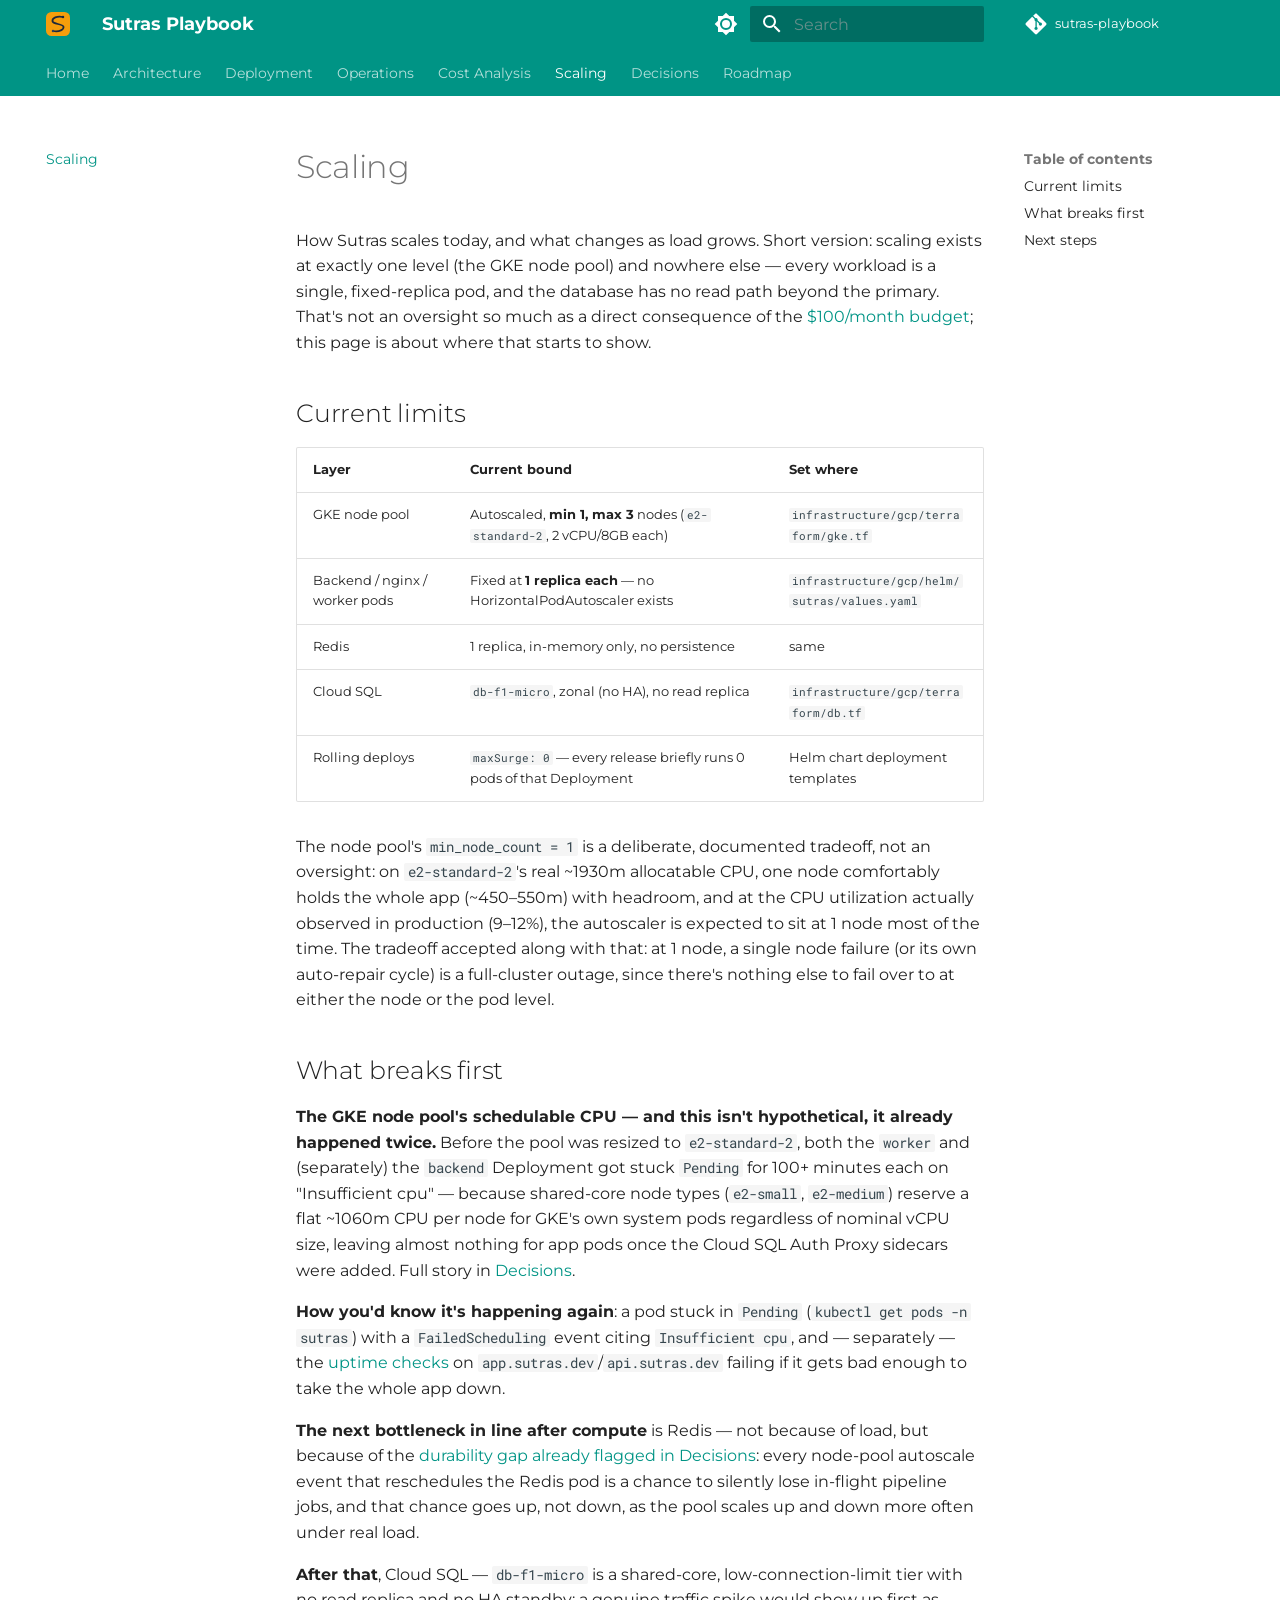
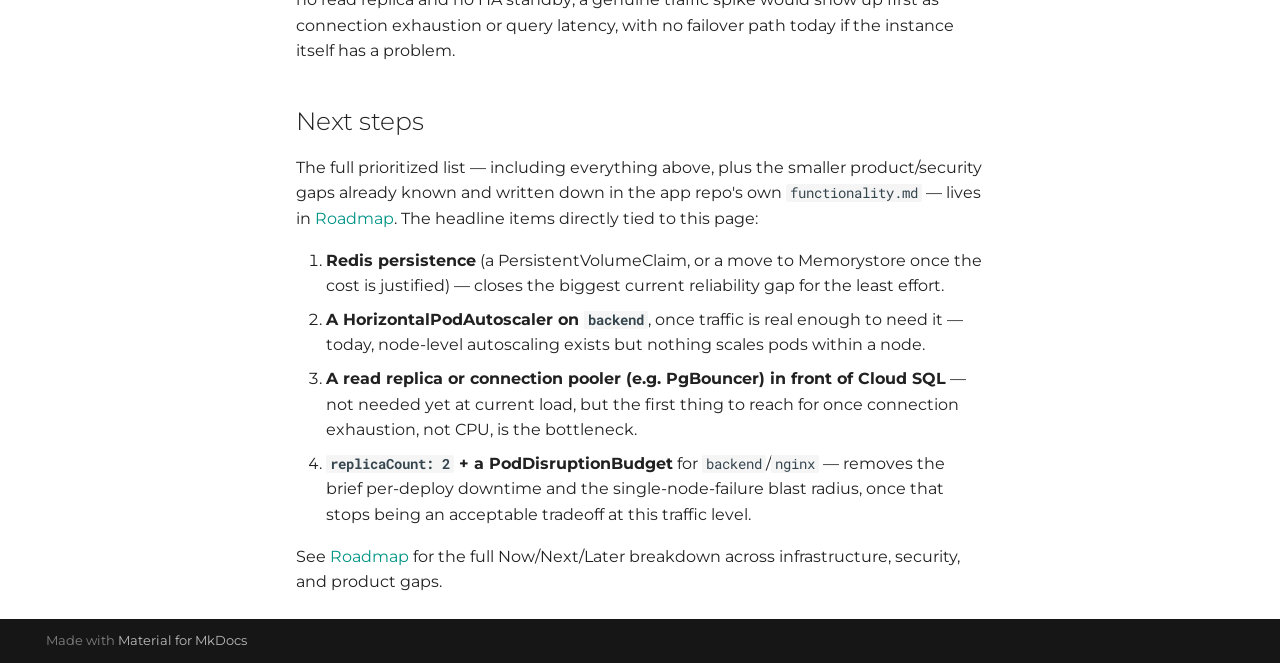
<file: scaling/index.html>
<!doctype html>
<html lang="en" class="no-js">
  <head>
    
      <meta charset="utf-8">
      <meta name="viewport" content="width=device-width,initial-scale=1">
      
        <meta name="description" content="Architecture and operations case study for Sutras, a production SaaS app.">
      
      
        <meta name="author" content="Sharmilan">
      
      
      
        <link rel="prev" href="../cost-analysis/">
      
      
        <link rel="next" href="../decisions/">
      
      
        
      
      
      <link rel="icon" href="../assets/logo.svg">
      <meta name="generator" content="mkdocs-1.6.1, mkdocs-material-9.7.7">
    
    
      
        <title>Scaling - Sutras Playbook</title>
      
    
    
      <link rel="stylesheet" href="../assets/stylesheets/main.ec1eaa64.min.css">
      
        
        <link rel="stylesheet" href="../assets/stylesheets/palette.ab4e12ef.min.css">
      
      


    
    
      
    
    
      
        
        
        <link rel="preconnect" href="https://fonts.gstatic.com" crossorigin>
        <link rel="stylesheet" href="https://fonts.googleapis.com/css?family=Montserrat:300,300i,400,400i,700,700i%7CRoboto+Mono:400,400i,700,700i&display=fallback">
        <style>:root{--md-text-font:"Montserrat";--md-code-font:"Roboto Mono"}</style>
      
    
    
      <link rel="stylesheet" href="../stylesheets/extra.css">
    
    <script>__md_scope=new URL("..",location),__md_hash=e=>[...e].reduce(((e,_)=>(e<<5)-e+_.charCodeAt(0)),0),__md_get=(e,_=localStorage,t=__md_scope)=>JSON.parse(_.getItem(t.pathname+"."+e)),__md_set=(e,_,t=localStorage,a=__md_scope)=>{try{t.setItem(a.pathname+"."+e,JSON.stringify(_))}catch(e){}}</script>
    
      

    
    
  </head>
  
  
    
    
      
    
    
    
    
    <body dir="ltr" data-md-color-scheme="default" data-md-color-primary="teal" data-md-color-accent="amber">
  
    
    <input class="md-toggle" data-md-toggle="drawer" type="checkbox" id="__drawer" autocomplete="off">
    <input class="md-toggle" data-md-toggle="search" type="checkbox" id="__search" autocomplete="off">
    <label class="md-overlay" for="__drawer"></label>
    <div data-md-component="skip">
      
        
        <a href="#scaling" class="md-skip">
          Skip to content
        </a>
      
    </div>
    <div data-md-component="announce">
      
    </div>
    
    
      

<header class="md-header" data-md-component="header">
  <nav class="md-header__inner md-grid" aria-label="Header">
    <a href=".." title="Sutras Playbook" class="md-header__button md-logo" aria-label="Sutras Playbook" data-md-component="logo">
      
  <img src="../assets/logo.svg" alt="logo">

    </a>
    <label class="md-header__button md-icon" for="__drawer">
      
      <svg xmlns="http://www.w3.org/2000/svg" viewBox="0 0 24 24"><path d="M3 6h18v2H3zm0 5h18v2H3zm0 5h18v2H3z"/></svg>
    </label>
    <div class="md-header__title" data-md-component="header-title">
      <div class="md-header__ellipsis">
        <div class="md-header__topic">
          <span class="md-ellipsis">
            Sutras Playbook
          </span>
        </div>
        <div class="md-header__topic" data-md-component="header-topic">
          <span class="md-ellipsis">
            
              Scaling
            
          </span>
        </div>
      </div>
    </div>
    
      
        <form class="md-header__option" data-md-component="palette">
  
    
    
    
    <input class="md-option" data-md-color-media="(prefers-color-scheme: light)" data-md-color-scheme="default" data-md-color-primary="teal" data-md-color-accent="amber"  aria-label="Switch to dark mode"  type="radio" name="__palette" id="__palette_0">
    
      <label class="md-header__button md-icon" title="Switch to dark mode" for="__palette_1" hidden>
        <svg xmlns="http://www.w3.org/2000/svg" viewBox="0 0 24 24"><path d="M12 8a4 4 0 0 0-4 4 4 4 0 0 0 4 4 4 4 0 0 0 4-4 4 4 0 0 0-4-4m0 10a6 6 0 0 1-6-6 6 6 0 0 1 6-6 6 6 0 0 1 6 6 6 6 0 0 1-6 6m8-9.31V4h-4.69L12 .69 8.69 4H4v4.69L.69 12 4 15.31V20h4.69L12 23.31 15.31 20H20v-4.69L23.31 12z"/></svg>
      </label>
    
  
    
    
    
    <input class="md-option" data-md-color-media="(prefers-color-scheme: dark)" data-md-color-scheme="slate" data-md-color-primary="teal" data-md-color-accent="amber"  aria-label="Switch to light mode"  type="radio" name="__palette" id="__palette_1">
    
      <label class="md-header__button md-icon" title="Switch to light mode" for="__palette_0" hidden>
        <svg xmlns="http://www.w3.org/2000/svg" viewBox="0 0 24 24"><path d="M12 18c-.89 0-1.74-.2-2.5-.55C11.56 16.5 13 14.42 13 12s-1.44-4.5-3.5-5.45C10.26 6.2 11.11 6 12 6a6 6 0 0 1 6 6 6 6 0 0 1-6 6m8-9.31V4h-4.69L12 .69 8.69 4H4v4.69L.69 12 4 15.31V20h4.69L12 23.31 15.31 20H20v-4.69L23.31 12z"/></svg>
      </label>
    
  
</form>
      
    
    
      <script>var palette=__md_get("__palette");if(palette&&palette.color){if("(prefers-color-scheme)"===palette.color.media){var media=matchMedia("(prefers-color-scheme: light)"),input=document.querySelector(media.matches?"[data-md-color-media='(prefers-color-scheme: light)']":"[data-md-color-media='(prefers-color-scheme: dark)']");palette.color.media=input.getAttribute("data-md-color-media"),palette.color.scheme=input.getAttribute("data-md-color-scheme"),palette.color.primary=input.getAttribute("data-md-color-primary"),palette.color.accent=input.getAttribute("data-md-color-accent")}for(var[key,value]of Object.entries(palette.color))document.body.setAttribute("data-md-color-"+key,value)}</script>
    
    
    
      
      
        <label class="md-header__button md-icon" for="__search">
          
          <svg xmlns="http://www.w3.org/2000/svg" viewBox="0 0 24 24"><path d="M9.5 3A6.5 6.5 0 0 1 16 9.5c0 1.61-.59 3.09-1.56 4.23l.27.27h.79l5 5-1.5 1.5-5-5v-.79l-.27-.27A6.52 6.52 0 0 1 9.5 16 6.5 6.5 0 0 1 3 9.5 6.5 6.5 0 0 1 9.5 3m0 2C7 5 5 7 5 9.5S7 14 9.5 14 14 12 14 9.5 12 5 9.5 5"/></svg>
        </label>
        <div class="md-search" data-md-component="search" role="dialog">
  <label class="md-search__overlay" for="__search"></label>
  <div class="md-search__inner" role="search">
    <form class="md-search__form" name="search">
      <input type="text" class="md-search__input" name="query" aria-label="Search" placeholder="Search" autocapitalize="off" autocorrect="off" autocomplete="off" spellcheck="false" data-md-component="search-query" required>
      <label class="md-search__icon md-icon" for="__search">
        
        <svg xmlns="http://www.w3.org/2000/svg" viewBox="0 0 24 24"><path d="M9.5 3A6.5 6.5 0 0 1 16 9.5c0 1.61-.59 3.09-1.56 4.23l.27.27h.79l5 5-1.5 1.5-5-5v-.79l-.27-.27A6.52 6.52 0 0 1 9.5 16 6.5 6.5 0 0 1 3 9.5 6.5 6.5 0 0 1 9.5 3m0 2C7 5 5 7 5 9.5S7 14 9.5 14 14 12 14 9.5 12 5 9.5 5"/></svg>
        
        <svg xmlns="http://www.w3.org/2000/svg" viewBox="0 0 24 24"><path d="M20 11v2H8l5.5 5.5-1.42 1.42L4.16 12l7.92-7.92L13.5 5.5 8 11z"/></svg>
      </label>
      <nav class="md-search__options" aria-label="Search">
        
        <button type="reset" class="md-search__icon md-icon" title="Clear" aria-label="Clear" tabindex="-1">
          
          <svg xmlns="http://www.w3.org/2000/svg" viewBox="0 0 24 24"><path d="M19 6.41 17.59 5 12 10.59 6.41 5 5 6.41 10.59 12 5 17.59 6.41 19 12 13.41 17.59 19 19 17.59 13.41 12z"/></svg>
        </button>
      </nav>
      
        <div class="md-search__suggest" data-md-component="search-suggest"></div>
      
    </form>
    <div class="md-search__output">
      <div class="md-search__scrollwrap" tabindex="0" data-md-scrollfix>
        <div class="md-search-result" data-md-component="search-result">
          <div class="md-search-result__meta">
            Initializing search
          </div>
          <ol class="md-search-result__list" role="presentation"></ol>
        </div>
      </div>
    </div>
  </div>
</div>
      
    
    
      <div class="md-header__source">
        <a href="https://github.com/sharmilanAmpi/sutras-playbook" title="Go to repository" class="md-source" data-md-component="source">
  <div class="md-source__icon md-icon">
    
    <svg xmlns="http://www.w3.org/2000/svg" viewBox="0 0 448 512"><!--! Font Awesome Free 7.1.0 by @fontawesome - https://fontawesome.com License - https://fontawesome.com/license/free (Icons: CC BY 4.0, Fonts: SIL OFL 1.1, Code: MIT License) Copyright 2025 Fonticons, Inc.--><path d="M439.6 236.1 244 40.5c-5.4-5.5-12.8-8.5-20.4-8.5s-15 3-20.4 8.4L162.5 81l51.5 51.5c27.1-9.1 52.7 16.8 43.4 43.7l49.7 49.7c34.2-11.8 61.2 31 35.5 56.7-26.5 26.5-70.2-2.9-56-37.3L240.3 199v121.9c25.3 12.5 22.3 41.8 9.1 55-6.4 6.4-15.2 10.1-24.3 10.1s-17.8-3.6-24.3-10.1c-17.6-17.6-11.1-46.9 11.2-56v-123c-20.8-8.5-24.6-30.7-18.6-45L142.6 101 8.5 235.1C3 240.6 0 247.9 0 255.5s3 15 8.5 20.4l195.6 195.7c5.4 5.4 12.7 8.4 20.4 8.4s15-3 20.4-8.4l194.7-194.7c5.4-5.4 8.4-12.8 8.4-20.4s-3-15-8.4-20.4"/></svg>
  </div>
  <div class="md-source__repository">
    sutras-playbook
  </div>
</a>
      </div>
    
  </nav>
  
</header>
    
    <div class="md-container" data-md-component="container">
      
      
        
          
            
<nav class="md-tabs" aria-label="Tabs" data-md-component="tabs">
  <div class="md-grid">
    <ul class="md-tabs__list">
      
        
  
  
  
  
    <li class="md-tabs__item">
      <a href=".." class="md-tabs__link">
        
  
  
    
  
  Home

      </a>
    </li>
  

      
        
  
  
  
  
    <li class="md-tabs__item">
      <a href="../architecture/" class="md-tabs__link">
        
  
  
    
  
  Architecture

      </a>
    </li>
  

      
        
  
  
  
  
    <li class="md-tabs__item">
      <a href="../deployment/" class="md-tabs__link">
        
  
  
    
  
  Deployment

      </a>
    </li>
  

      
        
  
  
  
  
    <li class="md-tabs__item">
      <a href="../operations/" class="md-tabs__link">
        
  
  
    
  
  Operations

      </a>
    </li>
  

      
        
  
  
  
  
    <li class="md-tabs__item">
      <a href="../cost-analysis/" class="md-tabs__link">
        
  
  
    
  
  Cost Analysis

      </a>
    </li>
  

      
        
  
  
  
    
  
  
    <li class="md-tabs__item md-tabs__item--active">
      <a href="./" class="md-tabs__link">
        
  
  
    
  
  Scaling

      </a>
    </li>
  

      
        
  
  
  
  
    <li class="md-tabs__item">
      <a href="../decisions/" class="md-tabs__link">
        
  
  
    
  
  Decisions

      </a>
    </li>
  

      
        
  
  
  
  
    <li class="md-tabs__item">
      <a href="../roadmap/" class="md-tabs__link">
        
  
  
    
  
  Roadmap

      </a>
    </li>
  

      
    </ul>
  </div>
</nav>
          
        
      
      <main class="md-main" data-md-component="main">
        <div class="md-main__inner md-grid">
          
            
              
              <div class="md-sidebar md-sidebar--primary" data-md-component="sidebar" data-md-type="navigation" >
                <div class="md-sidebar__scrollwrap">
                  <div class="md-sidebar__inner">
                    


  


<nav class="md-nav md-nav--primary md-nav--lifted" aria-label="Navigation" data-md-level="0">
  <label class="md-nav__title" for="__drawer">
    <a href=".." title="Sutras Playbook" class="md-nav__button md-logo" aria-label="Sutras Playbook" data-md-component="logo">
      
  <img src="../assets/logo.svg" alt="logo">

    </a>
    Sutras Playbook
  </label>
  
    <div class="md-nav__source">
      <a href="https://github.com/sharmilanAmpi/sutras-playbook" title="Go to repository" class="md-source" data-md-component="source">
  <div class="md-source__icon md-icon">
    
    <svg xmlns="http://www.w3.org/2000/svg" viewBox="0 0 448 512"><!--! Font Awesome Free 7.1.0 by @fontawesome - https://fontawesome.com License - https://fontawesome.com/license/free (Icons: CC BY 4.0, Fonts: SIL OFL 1.1, Code: MIT License) Copyright 2025 Fonticons, Inc.--><path d="M439.6 236.1 244 40.5c-5.4-5.5-12.8-8.5-20.4-8.5s-15 3-20.4 8.4L162.5 81l51.5 51.5c27.1-9.1 52.7 16.8 43.4 43.7l49.7 49.7c34.2-11.8 61.2 31 35.5 56.7-26.5 26.5-70.2-2.9-56-37.3L240.3 199v121.9c25.3 12.5 22.3 41.8 9.1 55-6.4 6.4-15.2 10.1-24.3 10.1s-17.8-3.6-24.3-10.1c-17.6-17.6-11.1-46.9 11.2-56v-123c-20.8-8.5-24.6-30.7-18.6-45L142.6 101 8.5 235.1C3 240.6 0 247.9 0 255.5s3 15 8.5 20.4l195.6 195.7c5.4 5.4 12.7 8.4 20.4 8.4s15-3 20.4-8.4l194.7-194.7c5.4-5.4 8.4-12.8 8.4-20.4s-3-15-8.4-20.4"/></svg>
  </div>
  <div class="md-source__repository">
    sutras-playbook
  </div>
</a>
    </div>
  
  <ul class="md-nav__list" data-md-scrollfix>
    
      
      
  
  
  
  
    <li class="md-nav__item">
      <a href=".." class="md-nav__link">
        
  
  
  <span class="md-ellipsis">
    
  
    Home
  

    
  </span>
  
  

      </a>
    </li>
  

    
      
      
  
  
  
  
    <li class="md-nav__item">
      <a href="../architecture/" class="md-nav__link">
        
  
  
  <span class="md-ellipsis">
    
  
    Architecture
  

    
  </span>
  
  

      </a>
    </li>
  

    
      
      
  
  
  
  
    <li class="md-nav__item">
      <a href="../deployment/" class="md-nav__link">
        
  
  
  <span class="md-ellipsis">
    
  
    Deployment
  

    
  </span>
  
  

      </a>
    </li>
  

    
      
      
  
  
  
  
    <li class="md-nav__item">
      <a href="../operations/" class="md-nav__link">
        
  
  
  <span class="md-ellipsis">
    
  
    Operations
  

    
  </span>
  
  

      </a>
    </li>
  

    
      
      
  
  
  
  
    <li class="md-nav__item">
      <a href="../cost-analysis/" class="md-nav__link">
        
  
  
  <span class="md-ellipsis">
    
  
    Cost Analysis
  

    
  </span>
  
  

      </a>
    </li>
  

    
      
      
  
  
    
  
  
  
    <li class="md-nav__item md-nav__item--active">
      
      <input class="md-nav__toggle md-toggle" type="checkbox" id="__toc">
      
      
        
      
      
        <label class="md-nav__link md-nav__link--active" for="__toc">
          
  
  
  <span class="md-ellipsis">
    
  
    Scaling
  

    
  </span>
  
  

          <span class="md-nav__icon md-icon"></span>
        </label>
      
      <a href="./" class="md-nav__link md-nav__link--active">
        
  
  
  <span class="md-ellipsis">
    
  
    Scaling
  

    
  </span>
  
  

      </a>
      
        

<nav class="md-nav md-nav--secondary" aria-label="Table of contents">
  
  
  
    
  
  
    <label class="md-nav__title" for="__toc">
      <span class="md-nav__icon md-icon"></span>
      Table of contents
    </label>
    <ul class="md-nav__list" data-md-component="toc" data-md-scrollfix>
      
        <li class="md-nav__item">
  <a href="#current-limits" class="md-nav__link">
    <span class="md-ellipsis">
      
        Current limits
      
    </span>
  </a>
  
</li>
      
        <li class="md-nav__item">
  <a href="#what-breaks-first" class="md-nav__link">
    <span class="md-ellipsis">
      
        What breaks first
      
    </span>
  </a>
  
</li>
      
        <li class="md-nav__item">
  <a href="#next-steps" class="md-nav__link">
    <span class="md-ellipsis">
      
        Next steps
      
    </span>
  </a>
  
</li>
      
    </ul>
  
</nav>
      
    </li>
  

    
      
      
  
  
  
  
    <li class="md-nav__item">
      <a href="../decisions/" class="md-nav__link">
        
  
  
  <span class="md-ellipsis">
    
  
    Decisions
  

    
  </span>
  
  

      </a>
    </li>
  

    
      
      
  
  
  
  
    <li class="md-nav__item">
      <a href="../roadmap/" class="md-nav__link">
        
  
  
  <span class="md-ellipsis">
    
  
    Roadmap
  

    
  </span>
  
  

      </a>
    </li>
  

    
  </ul>
</nav>
                  </div>
                </div>
              </div>
            
            
              
              <div class="md-sidebar md-sidebar--secondary" data-md-component="sidebar" data-md-type="toc" >
                <div class="md-sidebar__scrollwrap">
                  <div class="md-sidebar__inner">
                    

<nav class="md-nav md-nav--secondary" aria-label="Table of contents">
  
  
  
    
  
  
    <label class="md-nav__title" for="__toc">
      <span class="md-nav__icon md-icon"></span>
      Table of contents
    </label>
    <ul class="md-nav__list" data-md-component="toc" data-md-scrollfix>
      
        <li class="md-nav__item">
  <a href="#current-limits" class="md-nav__link">
    <span class="md-ellipsis">
      
        Current limits
      
    </span>
  </a>
  
</li>
      
        <li class="md-nav__item">
  <a href="#what-breaks-first" class="md-nav__link">
    <span class="md-ellipsis">
      
        What breaks first
      
    </span>
  </a>
  
</li>
      
        <li class="md-nav__item">
  <a href="#next-steps" class="md-nav__link">
    <span class="md-ellipsis">
      
        Next steps
      
    </span>
  </a>
  
</li>
      
    </ul>
  
</nav>
                  </div>
                </div>
              </div>
            
          
          
            <div class="md-content" data-md-component="content">
              
              <article class="md-content__inner md-typeset">
                
                  


  
  


<h1 id="scaling">Scaling<a class="headerlink" href="#scaling" title="Permanent link">&para;</a></h1>
<p>How Sutras scales today, and what changes as load grows. Short version: scaling exists at exactly one level (the GKE node pool) and nowhere else — every workload is a single, fixed-replica pod, and the database has no read path beyond the primary. That's not an oversight so much as a direct consequence of the <a href="../cost-analysis/">$100/month budget</a>; this page is about where that starts to show.</p>
<h2 id="current-limits">Current limits<a class="headerlink" href="#current-limits" title="Permanent link">&para;</a></h2>
<table>
<thead>
<tr>
<th>Layer</th>
<th>Current bound</th>
<th>Set where</th>
</tr>
</thead>
<tbody>
<tr>
<td>GKE node pool</td>
<td>Autoscaled, <strong>min 1, max 3</strong> nodes (<code>e2-standard-2</code>, 2 vCPU/8GB each)</td>
<td><code>infrastructure/gcp/terraform/gke.tf</code></td>
</tr>
<tr>
<td>Backend / nginx / worker pods</td>
<td>Fixed at <strong>1 replica each</strong> — no HorizontalPodAutoscaler exists</td>
<td><code>infrastructure/gcp/helm/sutras/values.yaml</code></td>
</tr>
<tr>
<td>Redis</td>
<td>1 replica, in-memory only, no persistence</td>
<td>same</td>
</tr>
<tr>
<td>Cloud SQL</td>
<td><code>db-f1-micro</code>, zonal (no HA), no read replica</td>
<td><code>infrastructure/gcp/terraform/db.tf</code></td>
</tr>
<tr>
<td>Rolling deploys</td>
<td><code>maxSurge: 0</code> — every release briefly runs 0 pods of that Deployment</td>
<td>Helm chart deployment templates</td>
</tr>
</tbody>
</table>
<p>The node pool's <code>min_node_count = 1</code> is a deliberate, documented tradeoff, not an oversight: on <code>e2-standard-2</code>'s real ~1930m allocatable CPU, one node comfortably holds the whole app (~450–550m) with headroom, and at the CPU utilization actually observed in production (9–12%), the autoscaler is expected to sit at 1 node most of the time. The tradeoff accepted along with that: at 1 node, a single node failure (or its own auto-repair cycle) is a full-cluster outage, since there's nothing else to fail over to at either the node or the pod level.</p>
<h2 id="what-breaks-first">What breaks first<a class="headerlink" href="#what-breaks-first" title="Permanent link">&para;</a></h2>
<p><strong>The GKE node pool's schedulable CPU — and this isn't hypothetical, it already happened twice.</strong> Before the pool was resized to <code>e2-standard-2</code>, both the <code>worker</code> and (separately) the <code>backend</code> Deployment got stuck <code>Pending</code> for 100+ minutes each on "Insufficient cpu" — because shared-core node types (<code>e2-small</code>, <code>e2-medium</code>) reserve a flat ~1060m CPU per node for GKE's own system pods regardless of nominal vCPU size, leaving almost nothing for app pods once the Cloud SQL Auth Proxy sidecars were added. Full story in <a href="../decisions/#gke-node-sizing-e2-standard-2-not-e2-medium">Decisions</a>.</p>
<p><strong>How you'd know it's happening again</strong>: a pod stuck in <code>Pending</code> (<code>kubectl get pods -n sutras</code>) with a <code>FailedScheduling</code> event citing <code>Insufficient cpu</code>, and — separately — the <a href="../operations/#health-checks">uptime checks</a> on <code>app.sutras.dev</code>/<code>api.sutras.dev</code> failing if it gets bad enough to take the whole app down.</p>
<p><strong>The next bottleneck in line after compute</strong> is Redis — not because of load, but because of the <a href="../decisions/#redis-cache-and-queue-on-one-instance-with-no-persistence-in-production">durability gap already flagged in Decisions</a>: every node-pool autoscale event that reschedules the Redis pod is a chance to silently lose in-flight pipeline jobs, and that chance goes up, not down, as the pool scales up and down more often under real load.</p>
<p><strong>After that</strong>, Cloud SQL — <code>db-f1-micro</code> is a shared-core, low-connection-limit tier with no read replica and no HA standby; a genuine traffic spike would show up first as connection exhaustion or query latency, with no failover path today if the instance itself has a problem.</p>
<h2 id="next-steps">Next steps<a class="headerlink" href="#next-steps" title="Permanent link">&para;</a></h2>
<p>The full prioritized list — including everything above, plus the smaller product/security gaps already known and written down in the app repo's own <code>functionality.md</code> — lives in <a href="../roadmap/">Roadmap</a>. The headline items directly tied to this page:</p>
<ol>
<li><strong>Redis persistence</strong> (a PersistentVolumeClaim, or a move to Memorystore once the cost is justified) — closes the biggest current reliability gap for the least effort.</li>
<li><strong>A HorizontalPodAutoscaler on <code>backend</code></strong>, once traffic is real enough to need it — today, node-level autoscaling exists but nothing scales pods within a node.</li>
<li><strong>A read replica or connection pooler (e.g. PgBouncer) in front of Cloud SQL</strong> — not needed yet at current load, but the first thing to reach for once connection exhaustion, not CPU, is the bottleneck.</li>
<li><strong><code>replicaCount: 2</code> + a PodDisruptionBudget</strong> for <code>backend</code>/<code>nginx</code> — removes the brief per-deploy downtime and the single-node-failure blast radius, once that stops being an acceptable tradeoff at this traffic level.</li>
</ol>
<p>See <a href="../roadmap/">Roadmap</a> for the full Now/Next/Later breakdown across infrastructure, security, and product gaps.</p>












                
              </article>
            </div>
          
          
<script>var target=document.getElementById(location.hash.slice(1));target&&target.name&&(target.checked=target.name.startsWith("__tabbed_"))</script>
        </div>
        
          <button type="button" class="md-top md-icon" data-md-component="top" hidden>
  
  <svg xmlns="http://www.w3.org/2000/svg" viewBox="0 0 24 24"><path d="M13 20h-2V8l-5.5 5.5-1.42-1.42L12 4.16l7.92 7.92-1.42 1.42L13 8z"/></svg>
  Back to top
</button>
        
      </main>
      
        <footer class="md-footer">
  
  <div class="md-footer-meta md-typeset">
    <div class="md-footer-meta__inner md-grid">
      <div class="md-copyright">
  
  
    Made with
    <a href="https://squidfunk.github.io/mkdocs-material/" target="_blank" rel="noopener">
      Material for MkDocs
    </a>
  
</div>
      
    </div>
  </div>
</footer>
      
    </div>
    <div class="md-dialog" data-md-component="dialog">
      <div class="md-dialog__inner md-typeset"></div>
    </div>
    
    
    
      
      
      <script id="__config" type="application/json">{"annotate": null, "base": "..", "features": ["navigation.tabs", "navigation.top", "content.code.copy", "search.suggest"], "search": "../assets/javascripts/workers/search.2c215733.min.js", "tags": null, "translations": {"clipboard.copied": "Copied to clipboard", "clipboard.copy": "Copy to clipboard", "search.result.more.one": "1 more on this page", "search.result.more.other": "# more on this page", "search.result.none": "No matching documents", "search.result.one": "1 matching document", "search.result.other": "# matching documents", "search.result.placeholder": "Type to start searching", "search.result.term.missing": "Missing", "select.version": "Select version"}, "version": null}</script>
    
    
      <script src="../assets/javascripts/bundle.d7400e89.min.js"></script>
      
    
  </body>
</html>
</file>
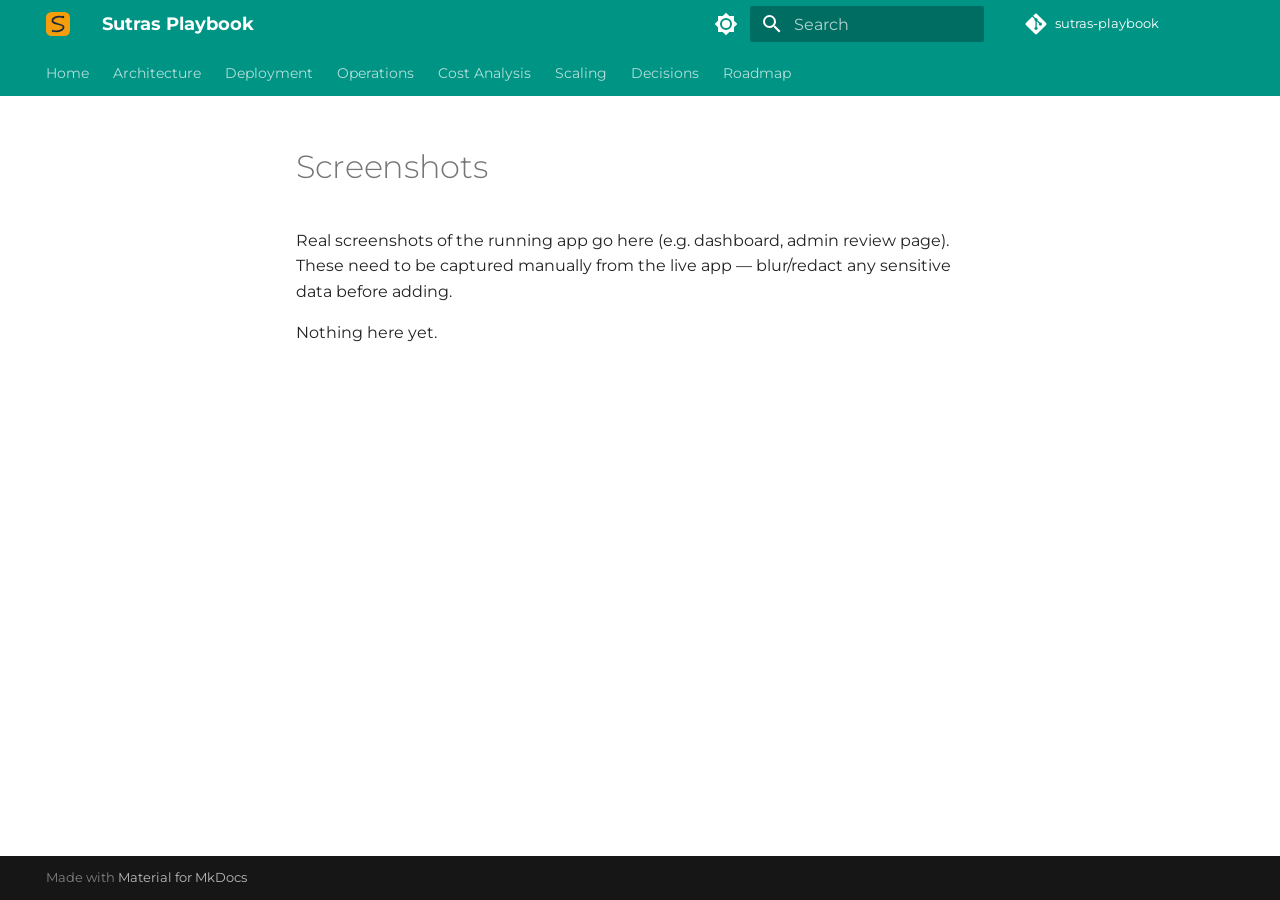
<file: screenshots/index.html>
<!doctype html>
<html lang="en" class="no-js">
  <head>
    
      <meta charset="utf-8">
      <meta name="viewport" content="width=device-width,initial-scale=1">
      
        <meta name="description" content="Architecture and operations case study for Sutras, a production SaaS app.">
      
      
        <meta name="author" content="Sharmilan">
      
      
      
      
      
        
      
      
      <link rel="icon" href="../assets/logo.svg">
      <meta name="generator" content="mkdocs-1.6.1, mkdocs-material-9.7.7">
    
    
      
        <title>Screenshots - Sutras Playbook</title>
      
    
    
      <link rel="stylesheet" href="../assets/stylesheets/main.ec1eaa64.min.css">
      
        
        <link rel="stylesheet" href="../assets/stylesheets/palette.ab4e12ef.min.css">
      
      


    
    
      
    
    
      
        
        
        <link rel="preconnect" href="https://fonts.gstatic.com" crossorigin>
        <link rel="stylesheet" href="https://fonts.googleapis.com/css?family=Montserrat:300,300i,400,400i,700,700i%7CRoboto+Mono:400,400i,700,700i&display=fallback">
        <style>:root{--md-text-font:"Montserrat";--md-code-font:"Roboto Mono"}</style>
      
    
    
      <link rel="stylesheet" href="../stylesheets/extra.css">
    
    <script>__md_scope=new URL("..",location),__md_hash=e=>[...e].reduce(((e,_)=>(e<<5)-e+_.charCodeAt(0)),0),__md_get=(e,_=localStorage,t=__md_scope)=>JSON.parse(_.getItem(t.pathname+"."+e)),__md_set=(e,_,t=localStorage,a=__md_scope)=>{try{t.setItem(a.pathname+"."+e,JSON.stringify(_))}catch(e){}}</script>
    
      

    
    
  </head>
  
  
    
    
      
    
    
    
    
    <body dir="ltr" data-md-color-scheme="default" data-md-color-primary="teal" data-md-color-accent="amber">
  
    
    <input class="md-toggle" data-md-toggle="drawer" type="checkbox" id="__drawer" autocomplete="off">
    <input class="md-toggle" data-md-toggle="search" type="checkbox" id="__search" autocomplete="off">
    <label class="md-overlay" for="__drawer"></label>
    <div data-md-component="skip">
      
        
        <a href="#screenshots" class="md-skip">
          Skip to content
        </a>
      
    </div>
    <div data-md-component="announce">
      
    </div>
    
    
      

<header class="md-header" data-md-component="header">
  <nav class="md-header__inner md-grid" aria-label="Header">
    <a href=".." title="Sutras Playbook" class="md-header__button md-logo" aria-label="Sutras Playbook" data-md-component="logo">
      
  <img src="../assets/logo.svg" alt="logo">

    </a>
    <label class="md-header__button md-icon" for="__drawer">
      
      <svg xmlns="http://www.w3.org/2000/svg" viewBox="0 0 24 24"><path d="M3 6h18v2H3zm0 5h18v2H3zm0 5h18v2H3z"/></svg>
    </label>
    <div class="md-header__title" data-md-component="header-title">
      <div class="md-header__ellipsis">
        <div class="md-header__topic">
          <span class="md-ellipsis">
            Sutras Playbook
          </span>
        </div>
        <div class="md-header__topic" data-md-component="header-topic">
          <span class="md-ellipsis">
            
              Screenshots
            
          </span>
        </div>
      </div>
    </div>
    
      
        <form class="md-header__option" data-md-component="palette">
  
    
    
    
    <input class="md-option" data-md-color-media="(prefers-color-scheme: light)" data-md-color-scheme="default" data-md-color-primary="teal" data-md-color-accent="amber"  aria-label="Switch to dark mode"  type="radio" name="__palette" id="__palette_0">
    
      <label class="md-header__button md-icon" title="Switch to dark mode" for="__palette_1" hidden>
        <svg xmlns="http://www.w3.org/2000/svg" viewBox="0 0 24 24"><path d="M12 8a4 4 0 0 0-4 4 4 4 0 0 0 4 4 4 4 0 0 0 4-4 4 4 0 0 0-4-4m0 10a6 6 0 0 1-6-6 6 6 0 0 1 6-6 6 6 0 0 1 6 6 6 6 0 0 1-6 6m8-9.31V4h-4.69L12 .69 8.69 4H4v4.69L.69 12 4 15.31V20h4.69L12 23.31 15.31 20H20v-4.69L23.31 12z"/></svg>
      </label>
    
  
    
    
    
    <input class="md-option" data-md-color-media="(prefers-color-scheme: dark)" data-md-color-scheme="slate" data-md-color-primary="teal" data-md-color-accent="amber"  aria-label="Switch to light mode"  type="radio" name="__palette" id="__palette_1">
    
      <label class="md-header__button md-icon" title="Switch to light mode" for="__palette_0" hidden>
        <svg xmlns="http://www.w3.org/2000/svg" viewBox="0 0 24 24"><path d="M12 18c-.89 0-1.74-.2-2.5-.55C11.56 16.5 13 14.42 13 12s-1.44-4.5-3.5-5.45C10.26 6.2 11.11 6 12 6a6 6 0 0 1 6 6 6 6 0 0 1-6 6m8-9.31V4h-4.69L12 .69 8.69 4H4v4.69L.69 12 4 15.31V20h4.69L12 23.31 15.31 20H20v-4.69L23.31 12z"/></svg>
      </label>
    
  
</form>
      
    
    
      <script>var palette=__md_get("__palette");if(palette&&palette.color){if("(prefers-color-scheme)"===palette.color.media){var media=matchMedia("(prefers-color-scheme: light)"),input=document.querySelector(media.matches?"[data-md-color-media='(prefers-color-scheme: light)']":"[data-md-color-media='(prefers-color-scheme: dark)']");palette.color.media=input.getAttribute("data-md-color-media"),palette.color.scheme=input.getAttribute("data-md-color-scheme"),palette.color.primary=input.getAttribute("data-md-color-primary"),palette.color.accent=input.getAttribute("data-md-color-accent")}for(var[key,value]of Object.entries(palette.color))document.body.setAttribute("data-md-color-"+key,value)}</script>
    
    
    
      
      
        <label class="md-header__button md-icon" for="__search">
          
          <svg xmlns="http://www.w3.org/2000/svg" viewBox="0 0 24 24"><path d="M9.5 3A6.5 6.5 0 0 1 16 9.5c0 1.61-.59 3.09-1.56 4.23l.27.27h.79l5 5-1.5 1.5-5-5v-.79l-.27-.27A6.52 6.52 0 0 1 9.5 16 6.5 6.5 0 0 1 3 9.5 6.5 6.5 0 0 1 9.5 3m0 2C7 5 5 7 5 9.5S7 14 9.5 14 14 12 14 9.5 12 5 9.5 5"/></svg>
        </label>
        <div class="md-search" data-md-component="search" role="dialog">
  <label class="md-search__overlay" for="__search"></label>
  <div class="md-search__inner" role="search">
    <form class="md-search__form" name="search">
      <input type="text" class="md-search__input" name="query" aria-label="Search" placeholder="Search" autocapitalize="off" autocorrect="off" autocomplete="off" spellcheck="false" data-md-component="search-query" required>
      <label class="md-search__icon md-icon" for="__search">
        
        <svg xmlns="http://www.w3.org/2000/svg" viewBox="0 0 24 24"><path d="M9.5 3A6.5 6.5 0 0 1 16 9.5c0 1.61-.59 3.09-1.56 4.23l.27.27h.79l5 5-1.5 1.5-5-5v-.79l-.27-.27A6.52 6.52 0 0 1 9.5 16 6.5 6.5 0 0 1 3 9.5 6.5 6.5 0 0 1 9.5 3m0 2C7 5 5 7 5 9.5S7 14 9.5 14 14 12 14 9.5 12 5 9.5 5"/></svg>
        
        <svg xmlns="http://www.w3.org/2000/svg" viewBox="0 0 24 24"><path d="M20 11v2H8l5.5 5.5-1.42 1.42L4.16 12l7.92-7.92L13.5 5.5 8 11z"/></svg>
      </label>
      <nav class="md-search__options" aria-label="Search">
        
        <button type="reset" class="md-search__icon md-icon" title="Clear" aria-label="Clear" tabindex="-1">
          
          <svg xmlns="http://www.w3.org/2000/svg" viewBox="0 0 24 24"><path d="M19 6.41 17.59 5 12 10.59 6.41 5 5 6.41 10.59 12 5 17.59 6.41 19 12 13.41 17.59 19 19 17.59 13.41 12z"/></svg>
        </button>
      </nav>
      
        <div class="md-search__suggest" data-md-component="search-suggest"></div>
      
    </form>
    <div class="md-search__output">
      <div class="md-search__scrollwrap" tabindex="0" data-md-scrollfix>
        <div class="md-search-result" data-md-component="search-result">
          <div class="md-search-result__meta">
            Initializing search
          </div>
          <ol class="md-search-result__list" role="presentation"></ol>
        </div>
      </div>
    </div>
  </div>
</div>
      
    
    
      <div class="md-header__source">
        <a href="https://github.com/sharmilanAmpi/sutras-playbook" title="Go to repository" class="md-source" data-md-component="source">
  <div class="md-source__icon md-icon">
    
    <svg xmlns="http://www.w3.org/2000/svg" viewBox="0 0 448 512"><!--! Font Awesome Free 7.1.0 by @fontawesome - https://fontawesome.com License - https://fontawesome.com/license/free (Icons: CC BY 4.0, Fonts: SIL OFL 1.1, Code: MIT License) Copyright 2025 Fonticons, Inc.--><path d="M439.6 236.1 244 40.5c-5.4-5.5-12.8-8.5-20.4-8.5s-15 3-20.4 8.4L162.5 81l51.5 51.5c27.1-9.1 52.7 16.8 43.4 43.7l49.7 49.7c34.2-11.8 61.2 31 35.5 56.7-26.5 26.5-70.2-2.9-56-37.3L240.3 199v121.9c25.3 12.5 22.3 41.8 9.1 55-6.4 6.4-15.2 10.1-24.3 10.1s-17.8-3.6-24.3-10.1c-17.6-17.6-11.1-46.9 11.2-56v-123c-20.8-8.5-24.6-30.7-18.6-45L142.6 101 8.5 235.1C3 240.6 0 247.9 0 255.5s3 15 8.5 20.4l195.6 195.7c5.4 5.4 12.7 8.4 20.4 8.4s15-3 20.4-8.4l194.7-194.7c5.4-5.4 8.4-12.8 8.4-20.4s-3-15-8.4-20.4"/></svg>
  </div>
  <div class="md-source__repository">
    sutras-playbook
  </div>
</a>
      </div>
    
  </nav>
  
</header>
    
    <div class="md-container" data-md-component="container">
      
      
        
          
            
<nav class="md-tabs" aria-label="Tabs" data-md-component="tabs">
  <div class="md-grid">
    <ul class="md-tabs__list">
      
        
  
  
  
  
    <li class="md-tabs__item">
      <a href=".." class="md-tabs__link">
        
  
  
    
  
  Home

      </a>
    </li>
  

      
        
  
  
  
  
    <li class="md-tabs__item">
      <a href="../architecture/" class="md-tabs__link">
        
  
  
    
  
  Architecture

      </a>
    </li>
  

      
        
  
  
  
  
    <li class="md-tabs__item">
      <a href="../deployment/" class="md-tabs__link">
        
  
  
    
  
  Deployment

      </a>
    </li>
  

      
        
  
  
  
  
    <li class="md-tabs__item">
      <a href="../operations/" class="md-tabs__link">
        
  
  
    
  
  Operations

      </a>
    </li>
  

      
        
  
  
  
  
    <li class="md-tabs__item">
      <a href="../cost-analysis/" class="md-tabs__link">
        
  
  
    
  
  Cost Analysis

      </a>
    </li>
  

      
        
  
  
  
  
    <li class="md-tabs__item">
      <a href="../scaling/" class="md-tabs__link">
        
  
  
    
  
  Scaling

      </a>
    </li>
  

      
        
  
  
  
  
    <li class="md-tabs__item">
      <a href="../decisions/" class="md-tabs__link">
        
  
  
    
  
  Decisions

      </a>
    </li>
  

      
        
  
  
  
  
    <li class="md-tabs__item">
      <a href="../roadmap/" class="md-tabs__link">
        
  
  
    
  
  Roadmap

      </a>
    </li>
  

      
    </ul>
  </div>
</nav>
          
        
      
      <main class="md-main" data-md-component="main">
        <div class="md-main__inner md-grid">
          
            
              
              <div class="md-sidebar md-sidebar--primary" data-md-component="sidebar" data-md-type="navigation" >
                <div class="md-sidebar__scrollwrap">
                  <div class="md-sidebar__inner">
                    


  


<nav class="md-nav md-nav--primary md-nav--lifted" aria-label="Navigation" data-md-level="0">
  <label class="md-nav__title" for="__drawer">
    <a href=".." title="Sutras Playbook" class="md-nav__button md-logo" aria-label="Sutras Playbook" data-md-component="logo">
      
  <img src="../assets/logo.svg" alt="logo">

    </a>
    Sutras Playbook
  </label>
  
    <div class="md-nav__source">
      <a href="https://github.com/sharmilanAmpi/sutras-playbook" title="Go to repository" class="md-source" data-md-component="source">
  <div class="md-source__icon md-icon">
    
    <svg xmlns="http://www.w3.org/2000/svg" viewBox="0 0 448 512"><!--! Font Awesome Free 7.1.0 by @fontawesome - https://fontawesome.com License - https://fontawesome.com/license/free (Icons: CC BY 4.0, Fonts: SIL OFL 1.1, Code: MIT License) Copyright 2025 Fonticons, Inc.--><path d="M439.6 236.1 244 40.5c-5.4-5.5-12.8-8.5-20.4-8.5s-15 3-20.4 8.4L162.5 81l51.5 51.5c27.1-9.1 52.7 16.8 43.4 43.7l49.7 49.7c34.2-11.8 61.2 31 35.5 56.7-26.5 26.5-70.2-2.9-56-37.3L240.3 199v121.9c25.3 12.5 22.3 41.8 9.1 55-6.4 6.4-15.2 10.1-24.3 10.1s-17.8-3.6-24.3-10.1c-17.6-17.6-11.1-46.9 11.2-56v-123c-20.8-8.5-24.6-30.7-18.6-45L142.6 101 8.5 235.1C3 240.6 0 247.9 0 255.5s3 15 8.5 20.4l195.6 195.7c5.4 5.4 12.7 8.4 20.4 8.4s15-3 20.4-8.4l194.7-194.7c5.4-5.4 8.4-12.8 8.4-20.4s-3-15-8.4-20.4"/></svg>
  </div>
  <div class="md-source__repository">
    sutras-playbook
  </div>
</a>
    </div>
  
  <ul class="md-nav__list" data-md-scrollfix>
    
      
      
  
  
  
  
    <li class="md-nav__item">
      <a href=".." class="md-nav__link">
        
  
  
  <span class="md-ellipsis">
    
  
    Home
  

    
  </span>
  
  

      </a>
    </li>
  

    
      
      
  
  
  
  
    <li class="md-nav__item">
      <a href="../architecture/" class="md-nav__link">
        
  
  
  <span class="md-ellipsis">
    
  
    Architecture
  

    
  </span>
  
  

      </a>
    </li>
  

    
      
      
  
  
  
  
    <li class="md-nav__item">
      <a href="../deployment/" class="md-nav__link">
        
  
  
  <span class="md-ellipsis">
    
  
    Deployment
  

    
  </span>
  
  

      </a>
    </li>
  

    
      
      
  
  
  
  
    <li class="md-nav__item">
      <a href="../operations/" class="md-nav__link">
        
  
  
  <span class="md-ellipsis">
    
  
    Operations
  

    
  </span>
  
  

      </a>
    </li>
  

    
      
      
  
  
  
  
    <li class="md-nav__item">
      <a href="../cost-analysis/" class="md-nav__link">
        
  
  
  <span class="md-ellipsis">
    
  
    Cost Analysis
  

    
  </span>
  
  

      </a>
    </li>
  

    
      
      
  
  
  
  
    <li class="md-nav__item">
      <a href="../scaling/" class="md-nav__link">
        
  
  
  <span class="md-ellipsis">
    
  
    Scaling
  

    
  </span>
  
  

      </a>
    </li>
  

    
      
      
  
  
  
  
    <li class="md-nav__item">
      <a href="../decisions/" class="md-nav__link">
        
  
  
  <span class="md-ellipsis">
    
  
    Decisions
  

    
  </span>
  
  

      </a>
    </li>
  

    
      
      
  
  
  
  
    <li class="md-nav__item">
      <a href="../roadmap/" class="md-nav__link">
        
  
  
  <span class="md-ellipsis">
    
  
    Roadmap
  

    
  </span>
  
  

      </a>
    </li>
  

    
  </ul>
</nav>
                  </div>
                </div>
              </div>
            
            
              
              <div class="md-sidebar md-sidebar--secondary" data-md-component="sidebar" data-md-type="toc" >
                <div class="md-sidebar__scrollwrap">
                  <div class="md-sidebar__inner">
                    

<nav class="md-nav md-nav--secondary" aria-label="Table of contents">
  
  
  
    
  
  
</nav>
                  </div>
                </div>
              </div>
            
          
          
            <div class="md-content" data-md-component="content">
              
              <article class="md-content__inner md-typeset">
                
                  


  
  


<h1 id="screenshots">Screenshots<a class="headerlink" href="#screenshots" title="Permanent link">&para;</a></h1>
<p>Real screenshots of the running app go here (e.g. dashboard, admin review page). These need to be captured manually from the live app — blur/redact any sensitive data before adding.</p>
<p>Nothing here yet.</p>












                
              </article>
            </div>
          
          
<script>var target=document.getElementById(location.hash.slice(1));target&&target.name&&(target.checked=target.name.startsWith("__tabbed_"))</script>
        </div>
        
          <button type="button" class="md-top md-icon" data-md-component="top" hidden>
  
  <svg xmlns="http://www.w3.org/2000/svg" viewBox="0 0 24 24"><path d="M13 20h-2V8l-5.5 5.5-1.42-1.42L12 4.16l7.92 7.92-1.42 1.42L13 8z"/></svg>
  Back to top
</button>
        
      </main>
      
        <footer class="md-footer">
  
  <div class="md-footer-meta md-typeset">
    <div class="md-footer-meta__inner md-grid">
      <div class="md-copyright">
  
  
    Made with
    <a href="https://squidfunk.github.io/mkdocs-material/" target="_blank" rel="noopener">
      Material for MkDocs
    </a>
  
</div>
      
    </div>
  </div>
</footer>
      
    </div>
    <div class="md-dialog" data-md-component="dialog">
      <div class="md-dialog__inner md-typeset"></div>
    </div>
    
    
    
      
      
      <script id="__config" type="application/json">{"annotate": null, "base": "..", "features": ["navigation.tabs", "navigation.top", "content.code.copy", "search.suggest"], "search": "../assets/javascripts/workers/search.2c215733.min.js", "tags": null, "translations": {"clipboard.copied": "Copied to clipboard", "clipboard.copy": "Copy to clipboard", "search.result.more.one": "1 more on this page", "search.result.more.other": "# more on this page", "search.result.none": "No matching documents", "search.result.one": "1 matching document", "search.result.other": "# matching documents", "search.result.placeholder": "Type to start searching", "search.result.term.missing": "Missing", "select.version": "Select version"}, "version": null}</script>
    
    
      <script src="../assets/javascripts/bundle.d7400e89.min.js"></script>
      
    
  </body>
</html>
</file>
<file: stylesheets/extra.css>
/* Sutras brand palette, pulled from the app's frontend/src/ui/index.css
   theme tokens — teal/blue-green primary, gold/amber accent. */

:root {
  --md-primary-fg-color: #0d9488;
  --md-primary-fg-color--light: #14b8a6;
  --md-primary-fg-color--dark: #0f766e;
  --md-primary-bg-color: #f0fdfa;
  --md-accent-fg-color: #f59e0b;
  --md-accent-fg-color--transparent: #f59e0b1a;
}

[data-md-color-scheme="slate"] {
  --md-primary-fg-color: #14b8a6;
  --md-primary-fg-color--light: #5eead4;
  --md-primary-fg-color--dark: #0d9488;
  --md-primary-bg-color: #ffffff;
  --md-primary-bg-color--light: rgba(255, 255, 255, 0.9);
  --md-hue: 205;
}

.md-header,
.md-tabs {
  background-color: var(--md-primary-fg-color);
}
</file>
<file: assets/stylesheets/main.ec1eaa64.min.css>
@charset "UTF-8";html{-webkit-text-size-adjust:none;-moz-text-size-adjust:none;text-size-adjust:none;box-sizing:border-box}*,:after,:before{box-sizing:inherit}@media (prefers-reduced-motion){*,:after,:before{transition:none!important}}body{margin:0}a,button,input,label{-webkit-tap-highlight-color:transparent}a{color:inherit;text-decoration:none}hr{border:0;box-sizing:initial;display:block;height:.05rem;overflow:visible;padding:0}small{font-size:80%}sub,sup{line-height:1em}img{border-style:none}table{border-collapse:initial;border-spacing:0}td,th{font-weight:400;vertical-align:top}button{background:#0000;border:0;font-family:inherit;font-size:inherit;margin:0;padding:0}input{border:0;outline:none}:root{--md-primary-fg-color:#4051b5;--md-primary-fg-color--light:#5d6cc0;--md-primary-fg-color--dark:#303fa1;--md-primary-bg-color:#fff;--md-primary-bg-color--light:#ffffffb3;--md-accent-fg-color:#526cfe;--md-accent-fg-color--transparent:#526cfe1a;--md-accent-bg-color:#fff;--md-accent-bg-color--light:#ffffffb3}[data-md-color-scheme=default]{color-scheme:light}[data-md-color-scheme=default] img[src$="#gh-dark-mode-only"],[data-md-color-scheme=default] img[src$="#only-dark"]{display:none}:root,[data-md-color-scheme=default]{--md-hue:225deg;--md-default-fg-color:#000000de;--md-default-fg-color--light:#0000008a;--md-default-fg-color--lighter:#00000052;--md-default-fg-color--lightest:#00000012;--md-default-bg-color:#fff;--md-default-bg-color--light:#ffffffb3;--md-default-bg-color--lighter:#ffffff4d;--md-default-bg-color--lightest:#ffffff1f;--md-code-fg-color:#36464e;--md-code-bg-color:#f5f5f5;--md-code-bg-color--light:#f5f5f5b3;--md-code-bg-color--lighter:#f5f5f54d;--md-code-hl-color:#4287ff;--md-code-hl-color--light:#4287ff1a;--md-code-hl-number-color:#d52a2a;--md-code-hl-special-color:#db1457;--md-code-hl-function-color:#a846b9;--md-code-hl-constant-color:#6e59d9;--md-code-hl-keyword-color:#3f6ec6;--md-code-hl-string-color:#1c7d4d;--md-code-hl-name-color:var(--md-code-fg-color);--md-code-hl-operator-color:var(--md-default-fg-color--light);--md-code-hl-punctuation-color:var(--md-default-fg-color--light);--md-code-hl-comment-color:var(--md-default-fg-color--light);--md-code-hl-generic-color:var(--md-default-fg-color--light);--md-code-hl-variable-color:var(--md-default-fg-color--light);--md-typeset-color:var(--md-default-fg-color);--md-typeset-a-color:var(--md-primary-fg-color);--md-typeset-del-color:#f5503d26;--md-typeset-ins-color:#0bd57026;--md-typeset-kbd-color:#fafafa;--md-typeset-kbd-accent-color:#fff;--md-typeset-kbd-border-color:#b8b8b8;--md-typeset-mark-color:#ffff0080;--md-typeset-table-color:#0000001f;--md-typeset-table-color--light:rgba(0,0,0,.035);--md-admonition-fg-color:var(--md-default-fg-color);--md-admonition-bg-color:var(--md-default-bg-color);--md-warning-fg-color:#000000de;--md-warning-bg-color:#ff9;--md-footer-fg-color:#fff;--md-footer-fg-color--light:#ffffffb3;--md-footer-fg-color--lighter:#ffffff73;--md-footer-bg-color:#000000de;--md-footer-bg-color--dark:#00000052;--md-shadow-z1:0 0.2rem 0.5rem #0000000d,0 0 0.05rem #0000001a;--md-shadow-z2:0 0.2rem 0.5rem #0000001a,0 0 0.05rem #00000040;--md-shadow-z3:0 0.2rem 0.5rem #0003,0 0 0.05rem #00000059}.md-icon svg{fill:currentcolor;display:block;height:1.2rem;width:1.2rem}body{-webkit-font-smoothing:antialiased;-moz-osx-font-smoothing:grayscale;--md-text-font-family:var(--md-text-font,_),-apple-system,BlinkMacSystemFont,Helvetica,Arial,sans-serif;--md-code-font-family:var(--md-code-font,_),SFMono-Regular,Consolas,Menlo,monospace}aside,body,input{font-feature-settings:"kern","liga";color:var(--md-typeset-color);font-family:var(--md-text-font-family)}code,kbd,pre{font-feature-settings:"kern";font-family:var(--md-code-font-family)}:root{--md-typeset-table-sort-icon:url('data:image/svg+xml;charset=utf-8,<svg xmlns="http://www.w3.org/2000/svg" viewBox="0 0 24 24"><path d="m18 21-4-4h3V7h-3l4-4 4 4h-3v10h3M2 19v-2h10v2M2 13v-2h7v2M2 7V5h4v2z"/></svg>');--md-typeset-table-sort-icon--asc:url('data:image/svg+xml;charset=utf-8,<svg xmlns="http://www.w3.org/2000/svg" viewBox="0 0 24 24"><path d="M19 17h3l-4 4-4-4h3V3h2M2 17h10v2H2M6 5v2H2V5m0 6h7v2H2z"/></svg>');--md-typeset-table-sort-icon--desc:url('data:image/svg+xml;charset=utf-8,<svg xmlns="http://www.w3.org/2000/svg" viewBox="0 0 24 24"><path d="M19 7h3l-4-4-4 4h3v14h2M2 17h10v2H2M6 5v2H2V5m0 6h7v2H2z"/></svg>')}.md-typeset{-webkit-print-color-adjust:exact;color-adjust:exact;font-size:.8rem;line-height:1.6;overflow-wrap:break-word}@media print{.md-typeset{font-size:.68rem}}.md-typeset blockquote,.md-typeset dl,.md-typeset figure,.md-typeset ol,.md-typeset pre,.md-typeset ul{margin-bottom:1em;margin-top:1em}.md-typeset h1{color:var(--md-default-fg-color--light);font-size:2em;line-height:1.3;margin:0 0 1.25em}.md-typeset h1,.md-typeset h2{font-weight:300;letter-spacing:-.01em}.md-typeset h2{font-size:1.5625em;line-height:1.4;margin:1.6em 0 .64em}.md-typeset h3{font-size:1.25em;font-weight:400;letter-spacing:-.01em;line-height:1.5;margin:1.6em 0 .8em}.md-typeset h2+h3{margin-top:.8em}.md-typeset h4{font-weight:700;letter-spacing:-.01em;margin:1em 0}.md-typeset h5,.md-typeset h6{color:var(--md-default-fg-color--light);font-size:.8em;font-weight:700;letter-spacing:-.01em;margin:1.25em 0}.md-typeset h5{text-transform:uppercase}.md-typeset h5 code{text-transform:none}.md-typeset hr{border-bottom:.05rem solid var(--md-default-fg-color--lightest);display:flow-root;margin:1.5em 0}.md-typeset a{color:var(--md-typeset-a-color);word-break:break-word}.md-typeset a,.md-typeset a:before{transition:color 125ms}.md-typeset a:focus,.md-typeset a:hover{color:var(--md-accent-fg-color)}.md-typeset a:focus code,.md-typeset a:hover code{background-color:var(--md-accent-fg-color--transparent);color:var(--md-accent-fg-color)}.md-typeset a code{color:var(--md-typeset-a-color)}.md-typeset a.focus-visible{outline-color:var(--md-accent-fg-color);outline-offset:.2rem}.md-typeset code,.md-typeset kbd,.md-typeset pre{color:var(--md-code-fg-color);direction:ltr;font-variant-ligatures:none;transition:background-color 125ms}@media print{.md-typeset code,.md-typeset kbd,.md-typeset pre{white-space:pre-wrap}}.md-typeset code{background-color:var(--md-code-bg-color);border-radius:.1rem;-webkit-box-decoration-break:clone;box-decoration-break:clone;font-size:.85em;padding:0 .2941176471em;transition:color 125ms,background-color 125ms;word-break:break-word}.md-typeset code:not(.focus-visible){-webkit-tap-highlight-color:transparent;outline:none}.md-typeset pre{display:flow-root;line-height:1.4;position:relative}.md-typeset pre>code{-webkit-box-decoration-break:slice;box-decoration-break:slice;box-shadow:none;display:block;margin:0;outline-color:var(--md-accent-fg-color);overflow:auto;padding:.7720588235em 1.1764705882em;scrollbar-color:var(--md-default-fg-color--lighter) #0000;scrollbar-width:thin;touch-action:auto;word-break:normal}.md-typeset pre>code:hover{scrollbar-color:var(--md-accent-fg-color) #0000}.md-typeset pre>code::-webkit-scrollbar{height:.2rem;width:.2rem}.md-typeset pre>code::-webkit-scrollbar-thumb{background-color:var(--md-default-fg-color--lighter)}.md-typeset pre>code::-webkit-scrollbar-thumb:hover{background-color:var(--md-accent-fg-color)}.md-typeset kbd{background-color:var(--md-typeset-kbd-color);border-radius:.1rem;box-shadow:0 .1rem 0 .05rem var(--md-typeset-kbd-border-color),0 .1rem 0 var(--md-typeset-kbd-border-color),0 -.1rem .2rem var(--md-typeset-kbd-accent-color) inset;color:var(--md-default-fg-color);display:inline-block;font-size:.75em;padding:0 .6666666667em;vertical-align:text-top;word-break:break-word}.md-typeset mark{background-color:var(--md-typeset-mark-color);-webkit-box-decoration-break:clone;box-decoration-break:clone;color:inherit;word-break:break-word}.md-typeset abbr{cursor:help;text-decoration:none}.md-typeset [data-preview],.md-typeset abbr{border-bottom:.05rem dotted var(--md-default-fg-color--light)}.md-typeset small{opacity:.75}[dir=ltr] .md-typeset sub,[dir=ltr] .md-typeset sup{margin-left:.078125em}[dir=rtl] .md-typeset sub,[dir=rtl] .md-typeset sup{margin-right:.078125em}[dir=ltr] .md-typeset blockquote{padding-left:.6rem}[dir=rtl] .md-typeset blockquote{padding-right:.6rem}[dir=ltr] .md-typeset blockquote{border-left:.2rem solid var(--md-default-fg-color--lighter)}[dir=rtl] .md-typeset blockquote{border-right:.2rem solid var(--md-default-fg-color--lighter)}.md-typeset blockquote{color:var(--md-default-fg-color--light);margin-left:0;margin-right:0}.md-typeset ul{list-style-type:disc}.md-typeset ul[type]{list-style-type:revert-layer}[dir=ltr] .md-typeset ol,[dir=ltr] .md-typeset ul{margin-left:.625em}[dir=rtl] .md-typeset ol,[dir=rtl] .md-typeset ul{margin-right:.625em}.md-typeset ol,.md-typeset ul{padding:0}.md-typeset ol:not([hidden]),.md-typeset ul:not([hidden]){display:flow-root}.md-typeset ol ol,.md-typeset ul ol{list-style-type:lower-alpha}.md-typeset ol ol ol,.md-typeset ul ol ol{list-style-type:lower-roman}.md-typeset ol ol ol ol,.md-typeset ul ol ol ol{list-style-type:upper-alpha}.md-typeset ol ol ol ol ol,.md-typeset ul ol ol ol ol{list-style-type:upper-roman}.md-typeset ol[type],.md-typeset ul[type]{list-style-type:revert-layer}[dir=ltr] .md-typeset ol li,[dir=ltr] .md-typeset ul li{margin-left:1.25em}[dir=rtl] .md-typeset ol li,[dir=rtl] .md-typeset ul li{margin-right:1.25em}.md-typeset ol li,.md-typeset ul li{margin-bottom:.5em}.md-typeset ol li blockquote,.md-typeset ol li p,.md-typeset ul li blockquote,.md-typeset ul li p{margin:.5em 0}.md-typeset ol li:last-child,.md-typeset ul li:last-child{margin-bottom:0}[dir=ltr] .md-typeset ol li ol,[dir=ltr] .md-typeset ol li ul,[dir=ltr] .md-typeset ul li ol,[dir=ltr] .md-typeset ul li ul{margin-left:.625em}[dir=rtl] .md-typeset ol li ol,[dir=rtl] .md-typeset ol li ul,[dir=rtl] .md-typeset ul li ol,[dir=rtl] .md-typeset ul li ul{margin-right:.625em}.md-typeset ol li ol,.md-typeset ol li ul,.md-typeset ul li ol,.md-typeset ul li ul{margin-bottom:.5em;margin-top:.5em}[dir=ltr] .md-typeset dd{margin-left:1.875em}[dir=rtl] .md-typeset dd{margin-right:1.875em}.md-typeset dd{margin-bottom:1.5em;margin-top:1em}.md-typeset img,.md-typeset svg,.md-typeset video{height:auto;max-width:100%}.md-typeset img[align=left]{margin:1em 1em 1em 0}.md-typeset img[align=right]{margin:1em 0 1em 1em}.md-typeset img[align]:only-child{margin-top:0}.md-typeset figure{display:flow-root;margin:1em auto;max-width:100%;text-align:center;width:fit-content}.md-typeset figure img{display:block;margin:0 auto}.md-typeset figcaption{font-style:italic;margin:1em auto;max-width:24rem}.md-typeset iframe{max-width:100%}.md-typeset table:not([class]){background-color:var(--md-default-bg-color);border:.05rem solid var(--md-typeset-table-color);border-radius:.1rem;display:inline-block;font-size:.64rem;max-width:100%;overflow:auto;touch-action:auto}@media print{.md-typeset table:not([class]){display:table}}.md-typeset table:not([class])+*{margin-top:1.5em}.md-typeset table:not([class]) td>:first-child,.md-typeset table:not([class]) th>:first-child{margin-top:0}.md-typeset table:not([class]) td>:last-child,.md-typeset table:not([class]) th>:last-child{margin-bottom:0}.md-typeset table:not([class]) td:not([align]),.md-typeset table:not([class]) th:not([align]){text-align:left}[dir=rtl] .md-typeset table:not([class]) td:not([align]),[dir=rtl] .md-typeset table:not([class]) th:not([align]){text-align:right}.md-typeset table:not([class]) th{font-weight:700;min-width:5rem;padding:.9375em 1.25em;vertical-align:top}.md-typeset table:not([class]) td{border-top:.05rem solid var(--md-typeset-table-color);padding:.9375em 1.25em;vertical-align:top}.md-typeset table:not([class]) tbody tr{transition:background-color 125ms}.md-typeset table:not([class]) tbody tr:hover{background-color:var(--md-typeset-table-color--light);box-shadow:0 .05rem 0 var(--md-default-bg-color) inset}.md-typeset table:not([class]) a{word-break:normal}.md-typeset table th[role=columnheader]{cursor:pointer}[dir=ltr] .md-typeset table th[role=columnheader]:after{margin-left:.5em}[dir=rtl] .md-typeset table th[role=columnheader]:after{margin-right:.5em}.md-typeset table th[role=columnheader]:after{content:"";display:inline-block;height:1.2em;-webkit-mask-image:var(--md-typeset-table-sort-icon);mask-image:var(--md-typeset-table-sort-icon);-webkit-mask-repeat:no-repeat;mask-repeat:no-repeat;-webkit-mask-size:contain;mask-size:contain;transition:background-color 125ms;vertical-align:text-bottom;width:1.2em}.md-typeset table th[role=columnheader]:hover:after{background-color:var(--md-default-fg-color--lighter)}.md-typeset table th[role=columnheader][aria-sort=ascending]:after{background-color:var(--md-default-fg-color--light);-webkit-mask-image:var(--md-typeset-table-sort-icon--asc);mask-image:var(--md-typeset-table-sort-icon--asc)}.md-typeset table th[role=columnheader][aria-sort=descending]:after{background-color:var(--md-default-fg-color--light);-webkit-mask-image:var(--md-typeset-table-sort-icon--desc);mask-image:var(--md-typeset-table-sort-icon--desc)}.md-typeset__scrollwrap{margin:1em -.8rem;overflow-x:auto;touch-action:auto}.md-typeset__table{display:inline-block;margin-bottom:.5em;padding:0 .8rem}@media print{.md-typeset__table{display:block}}html .md-typeset__table table{display:table;margin:0;overflow:hidden;width:100%}@media screen and (max-width:44.984375em){.md-content__inner>pre{margin:1em -.8rem}.md-content__inner>pre code{border-radius:0}}.md-typeset .md-author{border-radius:100%;display:block;flex-shrink:0;height:1.6rem;overflow:hidden;position:relative;transition:color 125ms,transform 125ms;width:1.6rem}.md-typeset .md-author img{display:block}.md-typeset .md-author--more{background:var(--md-default-fg-color--lightest);color:var(--md-default-fg-color--lighter);font-size:.6rem;font-weight:700;line-height:1.6rem;text-align:center}.md-typeset .md-author--long{height:2.4rem;width:2.4rem}.md-typeset a.md-author{transform:scale(1)}.md-typeset a.md-author img{border-radius:100%;filter:grayscale(100%) opacity(75%);transition:filter 125ms}.md-typeset a.md-author:focus,.md-typeset a.md-author:hover{transform:scale(1.1);z-index:1}.md-typeset a.md-author:focus img,.md-typeset a.md-author:hover img{filter:grayscale(0)}.md-banner{background-color:var(--md-footer-bg-color);color:var(--md-footer-fg-color);overflow:auto}@media print{.md-banner{display:none}}.md-banner--warning{background-color:var(--md-warning-bg-color);color:var(--md-warning-fg-color)}.md-banner__inner{font-size:.7rem;margin:.6rem auto;padding:0 .8rem}[dir=ltr] .md-banner__button{float:right}[dir=rtl] .md-banner__button{float:left}.md-banner__button{color:inherit;cursor:pointer;transition:opacity .25s}.no-js .md-banner__button{display:none}.md-banner__button:hover{opacity:.7}html{font-size:125%;height:100%;overflow-x:hidden}@media screen and (min-width:100em){html{font-size:137.5%}}@media screen and (min-width:125em){html{font-size:150%}}body{background-color:var(--md-default-bg-color);display:flex;flex-direction:column;font-size:.5rem;min-height:100%;position:relative;width:100%}@media print{body{display:block}}@media screen and (max-width:59.984375em){body[data-md-scrolllock]{position:fixed}}.md-grid{margin-left:auto;margin-right:auto;max-width:61rem}.md-container{display:flex;flex-direction:column;flex-grow:1}@media print{.md-container{display:block}}.md-main{flex-grow:1}.md-main__inner{display:flex;height:100%;margin-top:1.5rem}.md-ellipsis{overflow:hidden;text-overflow:ellipsis}.md-toggle{display:none}.md-option{height:0;opacity:0;position:absolute;width:0}.md-option:checked+label:not([hidden]){display:block}.md-option.focus-visible+label{outline-color:var(--md-accent-fg-color);outline-style:auto}.md-skip{background-color:var(--md-default-fg-color);border-radius:.1rem;color:var(--md-default-bg-color);font-size:.64rem;margin:.5rem;opacity:0;outline-color:var(--md-accent-fg-color);padding:.3rem .5rem;position:fixed;transform:translateY(.4rem);z-index:-1}.md-skip:focus{opacity:1;transform:translateY(0);transition:transform .25s cubic-bezier(.4,0,.2,1),opacity 175ms 75ms;z-index:10}@page{margin:25mm}:root{--md-clipboard-icon:url('data:image/svg+xml;charset=utf-8,<svg xmlns="http://www.w3.org/2000/svg" viewBox="0 0 24 24"><path d="M19 21H8V7h11m0-2H8a2 2 0 0 0-2 2v14a2 2 0 0 0 2 2h11a2 2 0 0 0 2-2V7a2 2 0 0 0-2-2m-3-4H4a2 2 0 0 0-2 2v14h2V3h12z"/></svg>')}.md-clipboard{border-radius:.1rem;color:var(--md-default-fg-color--lightest);cursor:pointer;height:1.5em;outline-color:var(--md-accent-fg-color);outline-offset:.1rem;transition:color .25s;width:1.5em;z-index:1}@media print{.md-clipboard{display:none}}.md-clipboard:not(.focus-visible){-webkit-tap-highlight-color:transparent;outline:none}:hover>.md-clipboard{color:var(--md-default-fg-color--light)}.md-clipboard:focus,.md-clipboard:hover{color:var(--md-accent-fg-color)}.md-clipboard:after{background-color:currentcolor;content:"";display:block;height:1.125em;margin:0 auto;-webkit-mask-image:var(--md-clipboard-icon);mask-image:var(--md-clipboard-icon);-webkit-mask-position:center;mask-position:center;-webkit-mask-repeat:no-repeat;mask-repeat:no-repeat;-webkit-mask-size:contain;mask-size:contain;width:1.125em}.md-clipboard--inline{cursor:pointer}.md-clipboard--inline code{transition:color .25s,background-color .25s}.md-clipboard--inline:focus code,.md-clipboard--inline:hover code{background-color:var(--md-accent-fg-color--transparent);color:var(--md-accent-fg-color)}:root{--md-code-select-icon:url('data:image/svg+xml;charset=utf-8,<svg xmlns="http://www.w3.org/2000/svg" viewBox="0 0 24 24"><path d="M19 19h-4v2h4c1.1 0 2-.9 2-2v-4h-2m0-12h-4v2h4v4h2V5c0-1.1-.9-2-2-2M5 5h4V3H5c-1.1 0-2 .9-2 2v4h2m0 6H3v4c0 1.1.9 2 2 2h4v-2H5zm2-4h2v2H7zm4 0h2v2h-2zm4 0h2v2h-2zM7 7h2v2H7zm4 0h2v2h-2zm4 0h2v2h-2zm-8 8h2v2H7zm4 0h2v2h-2zm4 0h2v2h-2z"/></svg>');--md-code-copy-icon:url('data:image/svg+xml;charset=utf-8,<svg xmlns="http://www.w3.org/2000/svg" viewBox="0 0 24 24"><path d="M19 21H8V7h11m0-2H8a2 2 0 0 0-2 2v14a2 2 0 0 0 2 2h11a2 2 0 0 0 2-2V7a2 2 0 0 0-2-2m-3-4H4a2 2 0 0 0-2 2v14h2V3h12z"/></svg>')}.md-typeset .md-code__content{display:grid}.md-code__nav{background-color:var(--md-code-bg-color--lighter);border-radius:.1rem;display:flex;gap:.2rem;padding:.2rem;position:absolute;right:.25em;top:.25em;transition:background-color .25s;z-index:1}:hover>.md-code__nav{background-color:var(--md-code-bg-color--light)}.md-code__button{color:var(--md-default-fg-color--lightest);cursor:pointer;display:block;height:1.5em;outline-color:var(--md-accent-fg-color);outline-offset:.1rem;transition:color .25s;width:1.5em}:hover>*>.md-code__button{color:var(--md-default-fg-color--light)}.md-code__button.focus-visible,.md-code__button:hover{color:var(--md-accent-fg-color)}.md-code__button--active{color:var(--md-default-fg-color)!important}.md-code__button:after{background-color:currentcolor;content:"";display:block;height:1.125em;margin:0 auto;-webkit-mask-position:center;mask-position:center;-webkit-mask-repeat:no-repeat;mask-repeat:no-repeat;-webkit-mask-size:contain;mask-size:contain;width:1.125em}.md-code__button[data-md-type=select]:after{-webkit-mask-image:var(--md-code-select-icon);mask-image:var(--md-code-select-icon)}.md-code__button[data-md-type=copy]:after{-webkit-mask-image:var(--md-code-copy-icon);mask-image:var(--md-code-copy-icon)}@keyframes consent{0%{opacity:0;transform:translateY(100%)}to{opacity:1;transform:translateY(0)}}@keyframes overlay{0%{opacity:0}to{opacity:1}}.md-consent__overlay{animation:overlay .25s both;-webkit-backdrop-filter:blur(.1rem);backdrop-filter:blur(.1rem);background-color:#0000008a;height:100%;opacity:1;position:fixed;top:0;width:100%;z-index:5}.md-consent__inner{animation:consent .5s cubic-bezier(.1,.7,.1,1) both;background-color:var(--md-default-bg-color);border:0;border-radius:.1rem;bottom:0;box-shadow:0 0 .2rem #0000001a,0 .2rem .4rem #0003;max-height:100%;overflow:auto;padding:0;position:fixed;width:100%;z-index:5}.md-consent__form{padding:.8rem}.md-consent__settings{display:none;margin:1em 0}input:checked+.md-consent__settings{display:block}.md-consent__controls{margin-bottom:.8rem}.md-typeset .md-consent__controls .md-button{display:inline}@media screen and (max-width:44.984375em){.md-typeset .md-consent__controls .md-button{display:block;margin-top:.4rem;text-align:center;width:100%}}.md-consent label{cursor:pointer}.md-content{flex-grow:1;min-width:0}.md-content__inner{margin:0 .8rem 1.2rem;padding-top:.6rem}@media screen and (min-width:76.25em){[dir=ltr] .md-sidebar--primary:not([hidden])~.md-content>.md-content__inner{margin-left:1.2rem}[dir=ltr] .md-sidebar--secondary:not([hidden])~.md-content>.md-content__inner,[dir=rtl] .md-sidebar--primary:not([hidden])~.md-content>.md-content__inner{margin-right:1.2rem}[dir=rtl] .md-sidebar--secondary:not([hidden])~.md-content>.md-content__inner{margin-left:1.2rem}}.md-content__inner:before{content:"";display:block;height:.4rem}.md-content__inner>:last-child{margin-bottom:0}[dir=ltr] .md-content__button{float:right}[dir=rtl] .md-content__button{float:left}[dir=ltr] .md-content__button{margin-left:.4rem}[dir=rtl] .md-content__button{margin-right:.4rem}.md-content__button{margin:.4rem 0;padding:0}@media print{.md-content__button{display:none}}.md-typeset .md-content__button{color:var(--md-default-fg-color--lighter)}.md-content__button svg{display:inline;vertical-align:top}[dir=rtl] .md-content__button svg{transform:scaleX(-1)}[dir=ltr] .md-dialog{right:.8rem}[dir=rtl] .md-dialog{left:.8rem}.md-dialog{background-color:var(--md-default-fg-color);border-radius:.1rem;bottom:.8rem;box-shadow:var(--md-shadow-z3);min-width:11.1rem;opacity:0;padding:.4rem .6rem;pointer-events:none;position:fixed;transform:translateY(100%);transition:transform 0ms .4s,opacity .4s;z-index:4}@media print{.md-dialog{display:none}}.md-dialog--active{opacity:1;pointer-events:auto;transform:translateY(0);transition:transform .4s cubic-bezier(.075,.85,.175,1),opacity .4s}.md-dialog__inner{color:var(--md-default-bg-color);font-size:.7rem}.md-feedback{margin:2em 0 1em;text-align:center}.md-feedback fieldset{border:none;margin:0;padding:0}.md-feedback__title{font-weight:700;margin:1em auto}.md-feedback__inner{position:relative}.md-feedback__list{display:flex;flex-wrap:wrap;place-content:baseline center;position:relative}.md-feedback__list:hover .md-icon:not(:disabled){color:var(--md-default-fg-color--lighter)}:disabled .md-feedback__list{min-height:1.8rem}.md-feedback__icon{color:var(--md-default-fg-color--light);cursor:pointer;flex-shrink:0;margin:0 .1rem;transition:color 125ms}.md-feedback__icon:not(:disabled).md-icon:hover{color:var(--md-accent-fg-color)}.md-feedback__icon:disabled{color:var(--md-default-fg-color--lightest);pointer-events:none}.md-feedback__note{opacity:0;position:relative;transform:translateY(.4rem);transition:transform .4s cubic-bezier(.1,.7,.1,1),opacity .15s}.md-feedback__note>*{margin:0 auto;max-width:16rem}:disabled .md-feedback__note{opacity:1;transform:translateY(0)}@media print{.md-feedback{display:none}}.md-footer{background-color:var(--md-footer-bg-color);color:var(--md-footer-fg-color)}@media print{.md-footer{display:none}}.md-footer__inner{justify-content:space-between;overflow:auto;padding:.2rem}.md-footer__inner:not([hidden]){display:flex}.md-footer__link{align-items:end;display:flex;flex-grow:0.01;margin-bottom:.4rem;margin-top:1rem;max-width:100%;outline-color:var(--md-accent-fg-color);overflow:hidden;transition:opacity .25s}.md-footer__link:focus,.md-footer__link:hover{opacity:.7}[dir=rtl] .md-footer__link svg{transform:scaleX(-1)}@media screen and (max-width:44.984375em){.md-footer__link--prev{flex-shrink:0}.md-footer__link--prev .md-footer__title{display:none}}[dir=ltr] .md-footer__link--next{margin-left:auto}[dir=rtl] .md-footer__link--next{margin-right:auto}.md-footer__link--next{text-align:right}[dir=rtl] .md-footer__link--next{text-align:left}.md-footer__title{flex-grow:1;font-size:.9rem;margin-bottom:.7rem;max-width:calc(100% - 2.4rem);padding:0 1rem;white-space:nowrap}.md-footer__button{margin:.2rem;padding:.4rem}.md-footer__direction{font-size:.64rem;opacity:.7}.md-footer-meta{background-color:var(--md-footer-bg-color--dark)}.md-footer-meta__inner{display:flex;flex-wrap:wrap;justify-content:space-between;padding:.2rem}html .md-footer-meta.md-typeset a{color:var(--md-footer-fg-color--light)}html .md-footer-meta.md-typeset a:focus,html .md-footer-meta.md-typeset a:hover{color:var(--md-footer-fg-color)}.md-copyright{color:var(--md-footer-fg-color--lighter);font-size:.64rem;margin:auto .6rem;padding:.4rem 0;width:100%}@media screen and (min-width:45em){.md-copyright{width:auto}}.md-copyright__highlight{color:var(--md-footer-fg-color--light)}.md-social{display:inline-flex;gap:.2rem;margin:0 .4rem;padding:.2rem 0 .6rem}@media screen and (min-width:45em){.md-social{padding:.6rem 0}}.md-social__link{display:inline-block;height:1.6rem;text-align:center;width:1.6rem}.md-social__link:before{line-height:1.9}.md-social__link svg{fill:currentcolor;max-height:.8rem;vertical-align:-25%}.md-typeset .md-button{border:.1rem solid;border-radius:.1rem;color:var(--md-primary-fg-color);cursor:pointer;display:inline-block;font-weight:700;padding:.625em 2em;transition:color 125ms,background-color 125ms,border-color 125ms}.md-typeset .md-button--primary{background-color:var(--md-primary-fg-color);border-color:var(--md-primary-fg-color);color:var(--md-primary-bg-color)}.md-typeset .md-button:focus,.md-typeset .md-button:hover{background-color:var(--md-accent-fg-color);border-color:var(--md-accent-fg-color);color:var(--md-accent-bg-color)}[dir=ltr] .md-typeset .md-input{border-top-left-radius:.1rem}[dir=ltr] .md-typeset .md-input,[dir=rtl] .md-typeset .md-input{border-top-right-radius:.1rem}[dir=rtl] .md-typeset .md-input{border-top-left-radius:.1rem}.md-typeset .md-input{border-bottom:.1rem solid var(--md-default-fg-color--lighter);box-shadow:var(--md-shadow-z1);font-size:.8rem;height:1.8rem;padding:0 .6rem;transition:border .25s,box-shadow .25s}.md-typeset .md-input:focus,.md-typeset .md-input:hover{border-bottom-color:var(--md-accent-fg-color);box-shadow:var(--md-shadow-z2)}.md-typeset .md-input--stretch{width:100%}.md-header{background-color:var(--md-primary-fg-color);box-shadow:0 0 .2rem #0000,0 .2rem .4rem #0000;color:var(--md-primary-bg-color);display:block;left:0;position:sticky;right:0;top:0;z-index:4}@media print{.md-header{display:none}}.md-header[hidden]{transform:translateY(-100%);transition:transform .25s cubic-bezier(.8,0,.6,1),box-shadow .25s}.md-header--shadow{box-shadow:0 0 .2rem #0000001a,0 .2rem .4rem #0003;transition:transform .25s cubic-bezier(.1,.7,.1,1),box-shadow .25s}.md-header__inner{align-items:center;display:flex;padding:0 .2rem}.md-header__button{color:currentcolor;cursor:pointer;margin:.2rem;outline-color:var(--md-accent-fg-color);padding:.4rem;position:relative;transition:opacity .25s;vertical-align:middle;z-index:1}.md-header__button:hover{opacity:.7}.md-header__button:not([hidden]){display:inline-block}.md-header__button:not(.focus-visible){-webkit-tap-highlight-color:transparent;outline:none}.md-header__button.md-logo{margin:.2rem;padding:.4rem}@media screen and (max-width:76.234375em){.md-header__button.md-logo{display:none}}.md-header__button.md-logo img,.md-header__button.md-logo svg{fill:currentcolor;display:block;height:1.2rem;width:auto}@media screen and (min-width:60em){.md-header__button[for=__search]{display:none}}.no-js .md-header__button[for=__search]{display:none}[dir=rtl] .md-header__button[for=__search] svg{transform:scaleX(-1)}@media screen and (min-width:76.25em){.md-header__button[for=__drawer]{display:none}}.md-header__topic{display:flex;max-width:100%;position:absolute;transition:transform .4s cubic-bezier(.1,.7,.1,1),opacity .15s;white-space:nowrap}.md-header__topic+.md-header__topic{opacity:0;pointer-events:none;transform:translateX(1.25rem);transition:transform .4s cubic-bezier(1,.7,.1,.1),opacity .15s;z-index:-1}[dir=rtl] .md-header__topic+.md-header__topic{transform:translateX(-1.25rem)}.md-header__topic:first-child{font-weight:700}[dir=ltr] .md-header__title{margin-left:1rem;margin-right:.4rem}[dir=rtl] .md-header__title{margin-left:.4rem;margin-right:1rem}.md-header__title{flex-grow:1;font-size:.9rem;height:2.4rem;line-height:2.4rem}.md-header__title--active .md-header__topic{opacity:0;pointer-events:none;transform:translateX(-1.25rem);transition:transform .4s cubic-bezier(1,.7,.1,.1),opacity .15s;z-index:-1}[dir=rtl] .md-header__title--active .md-header__topic{transform:translateX(1.25rem)}.md-header__title--active .md-header__topic+.md-header__topic{opacity:1;pointer-events:auto;transform:translateX(0);transition:transform .4s cubic-bezier(.1,.7,.1,1),opacity .15s;z-index:0}.md-header__title>.md-header__ellipsis{height:100%;position:relative;width:100%}.md-header__option{display:flex;flex-shrink:0;max-width:100%;transition:max-width 0ms .25s,opacity .25s .25s;white-space:nowrap}[data-md-toggle=search]:checked~.md-header .md-header__option{max-width:0;opacity:0;transition:max-width 0ms,opacity 0ms}.md-header__option>input{bottom:0}.md-header__source{display:none}@media screen and (min-width:60em){[dir=ltr] .md-header__source{margin-left:1rem}[dir=rtl] .md-header__source{margin-right:1rem}.md-header__source{display:block;max-width:11.7rem;width:11.7rem}}@media screen and (min-width:76.25em){[dir=ltr] .md-header__source{margin-left:1.4rem}[dir=rtl] .md-header__source{margin-right:1.4rem}}.md-meta{color:var(--md-default-fg-color--light);font-size:.7rem;line-height:1.3}.md-meta__list{display:inline-flex;flex-wrap:wrap;list-style:none;margin:0;padding:0}.md-meta__item:not(:last-child):after{content:"·";margin-left:.2rem;margin-right:.2rem}.md-meta__link{color:var(--md-typeset-a-color)}.md-meta__link:focus,.md-meta__link:hover{color:var(--md-accent-fg-color)}.md-draft{background-color:#ff1744;border-radius:.125em;color:#fff;display:inline-block;font-weight:700;padding-left:.5714285714em;padding-right:.5714285714em}:root{--md-nav-icon--prev:url('data:image/svg+xml;charset=utf-8,<svg xmlns="http://www.w3.org/2000/svg" viewBox="0 0 24 24"><path d="M20 11v2H8l5.5 5.5-1.42 1.42L4.16 12l7.92-7.92L13.5 5.5 8 11z"/></svg>');--md-nav-icon--next:url('data:image/svg+xml;charset=utf-8,<svg xmlns="http://www.w3.org/2000/svg" viewBox="0 0 24 24"><path d="M8.59 16.58 13.17 12 8.59 7.41 10 6l6 6-6 6z"/></svg>');--md-toc-icon:url('data:image/svg+xml;charset=utf-8,<svg xmlns="http://www.w3.org/2000/svg" viewBox="0 0 24 24"><path d="M3 9h14V7H3zm0 4h14v-2H3zm0 4h14v-2H3zm16 0h2v-2h-2zm0-10v2h2V7zm0 6h2v-2h-2z"/></svg>')}.md-nav{font-size:.7rem;line-height:1.3}.md-nav__title{color:var(--md-default-fg-color--light);display:block;font-weight:700;overflow:hidden;padding:0 .6rem;text-overflow:ellipsis}.md-nav__title .md-nav__button{display:none}.md-nav__title .md-nav__button img{height:100%;width:auto}.md-nav__title .md-nav__button.md-logo img,.md-nav__title .md-nav__button.md-logo svg{fill:currentcolor;display:block;height:2.4rem;max-width:100%;object-fit:contain;width:auto}.md-nav__list{list-style:none;margin:0;padding:0}.md-nav__link{align-items:flex-start;display:flex;gap:.4rem;margin-top:.625em;scroll-snap-align:start;transition:color 125ms}.md-nav__link--passed,.md-nav__link--passed code{color:var(--md-default-fg-color--light)}.md-nav__item .md-nav__link--active,.md-nav__item .md-nav__link--active code{color:var(--md-typeset-a-color)}.md-nav__link .md-ellipsis{position:relative}.md-nav__link .md-ellipsis code{word-break:normal}[dir=ltr] .md-nav__link .md-icon:last-child{margin-left:auto}[dir=rtl] .md-nav__link .md-icon:last-child{margin-right:auto}.md-nav__link .md-typeset{font-size:.7rem;line-height:1.3}.md-nav__link svg{fill:currentcolor;flex-shrink:0;height:1.3em;position:relative}.md-nav__link[for]:focus,.md-nav__link[for]:hover,.md-nav__link[href]:focus,.md-nav__link[href]:hover{color:var(--md-accent-fg-color);cursor:pointer}.md-nav__link[for]:focus code,.md-nav__link[for]:hover code,.md-nav__link[href]:focus code,.md-nav__link[href]:hover code{background-color:var(--md-accent-fg-color--transparent);color:var(--md-accent-fg-color)}.md-nav__link.focus-visible{outline-color:var(--md-accent-fg-color);outline-offset:.2rem}.md-nav--primary .md-nav__link[for=__toc]{display:none}.md-nav--primary .md-nav__link[for=__toc] .md-icon:after{background-color:currentcolor;display:block;height:100%;-webkit-mask-image:var(--md-toc-icon);mask-image:var(--md-toc-icon);width:100%}.md-nav--primary .md-nav__link[for=__toc]~.md-nav{display:none}.md-nav__container>.md-nav__link{margin-top:0}.md-nav__container>.md-nav__link:first-child{flex-grow:1;min-width:0}.md-nav__icon{flex-shrink:0}.md-nav__source{display:none}@media screen and (max-width:76.234375em){.md-nav--primary,.md-nav--primary .md-nav{background-color:var(--md-default-bg-color);display:flex;flex-direction:column;height:100%;left:0;position:absolute;right:0;top:0;z-index:1}.md-nav--primary .md-nav__item,.md-nav--primary .md-nav__title{font-size:.8rem;line-height:1.5}.md-nav--primary .md-nav__title{background-color:var(--md-default-fg-color--lightest);color:var(--md-default-fg-color--light);cursor:pointer;height:5.6rem;line-height:2.4rem;padding:3rem .8rem .2rem;position:relative;white-space:nowrap}[dir=ltr] .md-nav--primary .md-nav__title .md-nav__icon{left:.4rem}[dir=rtl] .md-nav--primary .md-nav__title .md-nav__icon{right:.4rem}.md-nav--primary .md-nav__title .md-nav__icon{display:block;height:1.2rem;margin:.2rem;position:absolute;top:.4rem;width:1.2rem}.md-nav--primary .md-nav__title .md-nav__icon:after{background-color:currentcolor;content:"";display:block;height:100%;-webkit-mask-image:var(--md-nav-icon--prev);mask-image:var(--md-nav-icon--prev);-webkit-mask-position:center;mask-position:center;-webkit-mask-repeat:no-repeat;mask-repeat:no-repeat;-webkit-mask-size:contain;mask-size:contain;width:100%}.md-nav--primary .md-nav__title~.md-nav__list{background-color:var(--md-default-bg-color);box-shadow:0 .05rem 0 var(--md-default-fg-color--lightest) inset;overflow-y:auto;scroll-snap-type:y mandatory;touch-action:pan-y}.md-nav--primary .md-nav__title~.md-nav__list>:first-child{border-top:0}.md-nav--primary .md-nav__title[for=__drawer]{background-color:var(--md-primary-fg-color);color:var(--md-primary-bg-color);font-weight:700}.md-nav--primary .md-nav__title .md-logo{display:block;left:.2rem;margin:.2rem;padding:.4rem;position:absolute;right:.2rem;top:.2rem}.md-nav--primary .md-nav__list{flex:1}.md-nav--primary .md-nav__item{border-top:.05rem solid var(--md-default-fg-color--lightest)}.md-nav--primary .md-nav__item--active>.md-nav__link{color:var(--md-typeset-a-color)}.md-nav--primary .md-nav__item--active>.md-nav__link:focus,.md-nav--primary .md-nav__item--active>.md-nav__link:hover{color:var(--md-accent-fg-color)}.md-nav--primary .md-nav__link{margin-top:0;padding:.6rem .8rem}.md-nav--primary .md-nav__link svg{margin-top:.1em}.md-nav--primary .md-nav__link>.md-nav__link{padding:0}[dir=ltr] .md-nav--primary .md-nav__link .md-nav__icon{margin-right:-.2rem}[dir=rtl] .md-nav--primary .md-nav__link .md-nav__icon{margin-left:-.2rem}.md-nav--primary .md-nav__link .md-nav__icon{font-size:1.2rem;height:1.2rem;width:1.2rem}.md-nav--primary .md-nav__link .md-nav__icon:after{background-color:currentcolor;content:"";display:block;height:100%;-webkit-mask-image:var(--md-nav-icon--next);mask-image:var(--md-nav-icon--next);-webkit-mask-position:center;mask-position:center;-webkit-mask-repeat:no-repeat;mask-repeat:no-repeat;-webkit-mask-size:contain;mask-size:contain;width:100%}[dir=rtl] .md-nav--primary .md-nav__icon:after{transform:scale(-1)}.md-nav--primary .md-nav--secondary .md-nav{background-color:initial;position:static}[dir=ltr] .md-nav--primary .md-nav--secondary .md-nav .md-nav__link{padding-left:1.4rem}[dir=rtl] .md-nav--primary .md-nav--secondary .md-nav .md-nav__link{padding-right:1.4rem}[dir=ltr] .md-nav--primary .md-nav--secondary .md-nav .md-nav .md-nav__link{padding-left:2rem}[dir=rtl] .md-nav--primary .md-nav--secondary .md-nav .md-nav .md-nav__link{padding-right:2rem}[dir=ltr] .md-nav--primary .md-nav--secondary .md-nav .md-nav .md-nav .md-nav__link{padding-left:2.6rem}[dir=rtl] .md-nav--primary .md-nav--secondary .md-nav .md-nav .md-nav .md-nav__link{padding-right:2.6rem}[dir=ltr] .md-nav--primary .md-nav--secondary .md-nav .md-nav .md-nav .md-nav .md-nav__link{padding-left:3.2rem}[dir=rtl] .md-nav--primary .md-nav--secondary .md-nav .md-nav .md-nav .md-nav .md-nav__link{padding-right:3.2rem}.md-nav--secondary{background-color:initial}.md-nav__toggle~.md-nav{display:flex;opacity:0;transform:translateX(100%);transition:transform .25s cubic-bezier(.8,0,.6,1),opacity 125ms 50ms}[dir=rtl] .md-nav__toggle~.md-nav{transform:translateX(-100%)}.md-nav__toggle:checked~.md-nav{opacity:1;transform:translateX(0);transition:transform .25s cubic-bezier(.4,0,.2,1),opacity 125ms 125ms}.md-nav__toggle:checked~.md-nav>.md-nav__list{backface-visibility:hidden}}@media screen and (max-width:59.984375em){.md-nav--primary .md-nav__link[for=__toc]{display:flex}.md-nav--primary .md-nav__link[for=__toc] .md-icon:after{content:""}.md-nav--primary .md-nav__link[for=__toc]+.md-nav__link{display:none}.md-nav--primary .md-nav__link[for=__toc]~.md-nav{display:flex}.md-nav__source{background-color:var(--md-primary-fg-color--dark);color:var(--md-primary-bg-color);display:block;padding:0 .2rem}}@media screen and (min-width:60em) and (max-width:76.234375em){.md-nav--integrated .md-nav__link[for=__toc]{display:flex}.md-nav--integrated .md-nav__link[for=__toc] .md-icon:after{content:""}.md-nav--integrated .md-nav__link[for=__toc]+.md-nav__link{display:none}.md-nav--integrated .md-nav__link[for=__toc]~.md-nav{display:flex}}@media screen and (min-width:60em){.md-nav{margin-bottom:-.4rem}.md-nav--secondary .md-nav__title{background:var(--md-default-bg-color);box-shadow:0 0 .4rem .4rem var(--md-default-bg-color);position:sticky;top:0;z-index:1}.md-nav--secondary .md-nav__title[for=__toc]{scroll-snap-align:start}.md-nav--secondary .md-nav__title .md-nav__icon{display:none}[dir=ltr] .md-nav--secondary .md-nav__list{padding-left:.6rem}[dir=rtl] .md-nav--secondary .md-nav__list{padding-right:.6rem}.md-nav--secondary .md-nav__list{padding-bottom:.4rem}[dir=ltr] .md-nav--secondary .md-nav__item>.md-nav__link{margin-right:.4rem}[dir=rtl] .md-nav--secondary .md-nav__item>.md-nav__link{margin-left:.4rem}}@media screen and (min-width:76.25em){.md-nav{margin-bottom:-.4rem;transition:max-height .25s cubic-bezier(.86,0,.07,1)}.md-nav--primary .md-nav__title{background:var(--md-default-bg-color);box-shadow:0 0 .4rem .4rem var(--md-default-bg-color);position:sticky;top:0;z-index:1}.md-nav--primary .md-nav__title[for=__drawer]{scroll-snap-align:start}.md-nav--primary .md-nav__title .md-nav__icon{display:none}[dir=ltr] .md-nav--primary .md-nav__list{padding-left:.6rem}[dir=rtl] .md-nav--primary .md-nav__list{padding-right:.6rem}.md-nav--primary .md-nav__list{padding-bottom:.4rem}[dir=ltr] .md-nav--primary .md-nav__item>.md-nav__link{margin-right:.4rem}[dir=rtl] .md-nav--primary .md-nav__item>.md-nav__link{margin-left:.4rem}.md-nav__toggle~.md-nav{display:grid;grid-template-rows:minmax(.4rem,0fr);opacity:0;transition:grid-template-rows .25s cubic-bezier(.86,0,.07,1),opacity .25s,visibility 0ms .25s;visibility:collapse}.md-nav__toggle~.md-nav>.md-nav__list{overflow:hidden}.md-nav__toggle.md-toggle--indeterminate~.md-nav,.md-nav__toggle:checked~.md-nav{grid-template-rows:minmax(.4rem,1fr);opacity:1;transition:grid-template-rows .25s cubic-bezier(.86,0,.07,1),opacity .15s .1s,visibility 0ms;visibility:visible}.md-nav__toggle.md-toggle--indeterminate~.md-nav{transition:none}.md-nav__item--nested>.md-nav>.md-nav__title{display:none}.md-nav__item--section{display:block;margin:1.25em 0}.md-nav__item--section:last-child{margin-bottom:0}.md-nav__item--section>.md-nav__link{font-weight:700}.md-nav__item--section>.md-nav__link[for]{color:var(--md-default-fg-color--light)}.md-nav__item--section>.md-nav__link:not(.md-nav__container){pointer-events:none}.md-nav__item--section>.md-nav__link .md-icon,.md-nav__item--section>.md-nav__link>[for]{display:none}[dir=ltr] .md-nav__item--section>.md-nav{margin-left:-.6rem}[dir=rtl] .md-nav__item--section>.md-nav{margin-right:-.6rem}.md-nav__item--section>.md-nav{display:block;opacity:1;visibility:visible}.md-nav__item--section>.md-nav>.md-nav__list>.md-nav__item{padding:0}.md-nav__icon{border-radius:100%;height:.9rem;transition:background-color .25s;width:.9rem}.md-nav__icon:hover{background-color:var(--md-accent-fg-color--transparent)}.md-nav__icon:after{background-color:currentcolor;border-radius:100%;content:"";display:inline-block;height:100%;-webkit-mask-image:var(--md-nav-icon--next);mask-image:var(--md-nav-icon--next);-webkit-mask-position:center;mask-position:center;-webkit-mask-repeat:no-repeat;mask-repeat:no-repeat;-webkit-mask-size:contain;mask-size:contain;transition:transform .25s;vertical-align:-.1rem;width:100%}[dir=rtl] .md-nav__icon:after{transform:rotate(180deg)}.md-nav__item--nested .md-nav__toggle:checked~.md-nav__link .md-nav__icon:after,.md-nav__item--nested .md-toggle--indeterminate~.md-nav__link .md-nav__icon:after{transform:rotate(90deg)}.md-nav--lifted>.md-nav__list>.md-nav__item,.md-nav--lifted>.md-nav__title{display:none}.md-nav--lifted>.md-nav__list>.md-nav__item--active{display:block}.md-nav--lifted>.md-nav__list>.md-nav__item--active>.md-nav__link{background:var(--md-default-bg-color);box-shadow:0 0 .4rem .4rem var(--md-default-bg-color);margin-top:0;position:sticky;top:0;z-index:1}.md-nav--lifted>.md-nav__list>.md-nav__item--active>.md-nav__link:not(.md-nav__container){pointer-events:none}.md-nav--lifted>.md-nav__list>.md-nav__item--active.md-nav__item--section{margin:0}[dir=ltr] .md-nav--lifted>.md-nav__list>.md-nav__item>.md-nav:not(.md-nav--secondary){margin-left:-.6rem}[dir=rtl] .md-nav--lifted>.md-nav__list>.md-nav__item>.md-nav:not(.md-nav--secondary){margin-right:-.6rem}.md-nav--lifted>.md-nav__list>.md-nav__item>[for]{color:var(--md-default-fg-color--light)}.md-nav--lifted .md-nav[data-md-level="1"]{grid-template-rows:minmax(.4rem,1fr);opacity:1;visibility:visible}[dir=ltr] .md-nav--integrated>.md-nav__list>.md-nav__item--active .md-nav--secondary{border-left:.05rem solid var(--md-primary-fg-color)}[dir=rtl] .md-nav--integrated>.md-nav__list>.md-nav__item--active .md-nav--secondary{border-right:.05rem solid var(--md-primary-fg-color)}.md-nav--integrated>.md-nav__list>.md-nav__item--active .md-nav--secondary{display:block;margin-bottom:1.25em;opacity:1;visibility:visible}.md-nav--integrated>.md-nav__list>.md-nav__item--active .md-nav--secondary>.md-nav__list{overflow:visible;padding-bottom:0}.md-nav--integrated>.md-nav__list>.md-nav__item--active .md-nav--secondary>.md-nav__title{display:none}}.md-pagination{font-size:.8rem;font-weight:700;gap:.4rem}.md-pagination,.md-pagination>*{align-items:center;display:flex;justify-content:center}.md-pagination>*{border-radius:.2rem;height:1.8rem;min-width:1.8rem;text-align:center}.md-pagination__current{background-color:var(--md-default-fg-color--lightest);color:var(--md-default-fg-color--light)}.md-pagination__link{transition:color 125ms,background-color 125ms}.md-pagination__link:focus,.md-pagination__link:hover{background-color:var(--md-accent-fg-color--transparent);color:var(--md-accent-fg-color)}.md-pagination__link:focus svg,.md-pagination__link:hover svg{color:var(--md-accent-fg-color)}.md-pagination__link.focus-visible{outline-color:var(--md-accent-fg-color);outline-offset:.2rem}.md-pagination__link svg{fill:currentcolor;color:var(--md-default-fg-color--lighter);display:block;max-height:100%;width:1.2rem}:root{--md-path-icon:url('data:image/svg+xml;charset=utf-8,<svg xmlns="http://www.w3.org/2000/svg" viewBox="0 0 24 24"><path d="M8.59 16.58 13.17 12 8.59 7.41 10 6l6 6-6 6z"/></svg>')}.md-path{font-size:.7rem;margin:0 .8rem;overflow:auto;padding-top:1.2rem}.md-path:not([hidden]){display:block}@media screen and (min-width:76.25em){.md-path{margin:0 1.2rem}}.md-path__list{align-items:center;display:flex;gap:.2rem;list-style:none;margin:0;padding:0}.md-path__item:not(:first-child){display:inline-flex;gap:.2rem;white-space:nowrap}.md-path__item:not(:first-child):before{background-color:var(--md-default-fg-color--lighter);content:"";display:inline;height:.8rem;-webkit-mask-image:var(--md-path-icon);mask-image:var(--md-path-icon);width:.8rem}.md-path__link{align-items:center;color:var(--md-default-fg-color--light);display:flex}.md-path__link:focus,.md-path__link:hover{color:var(--md-accent-fg-color)}:root{--md-post-pin-icon:url('data:image/svg+xml;charset=utf-8,<svg xmlns="http://www.w3.org/2000/svg" viewBox="0 0 24 24"><path d="M16 12V4h1V2H7v2h1v8l-2 2v2h5.2v6h1.6v-6H18v-2z"/></svg>')}.md-post__back{border-bottom:.05rem solid var(--md-default-fg-color--lightest);margin-bottom:1.2rem;padding-bottom:1.2rem}@media screen and (max-width:76.234375em){.md-post__back{display:none}}[dir=rtl] .md-post__back svg{transform:scaleX(-1)}.md-post__authors{display:flex;flex-direction:column;gap:.6rem;margin:0 .6rem 1.2rem}.md-post .md-post__meta a{transition:color 125ms}.md-post .md-post__meta a:focus,.md-post .md-post__meta a:hover{color:var(--md-accent-fg-color)}.md-post__title{color:var(--md-default-fg-color--light);font-weight:700}.md-post--excerpt{margin-bottom:3.2rem}.md-post--excerpt .md-post__header{align-items:center;display:flex;gap:.6rem;min-height:1.6rem}.md-post--excerpt .md-post__authors{align-items:center;display:inline-flex;flex-direction:row;gap:.2rem;margin:0;min-height:2.4rem}[dir=ltr] .md-post--excerpt .md-post__meta .md-meta__list{margin-right:.4rem}[dir=rtl] .md-post--excerpt .md-post__meta .md-meta__list{margin-left:.4rem}.md-post--excerpt .md-post__content>:first-child{--md-scroll-margin:6rem;margin-top:0}.md-post>.md-nav--secondary{margin:1em 0}.md-pin{background:var(--md-default-fg-color--lightest);border-radius:1rem;margin-top:-.05rem;padding:.2rem}.md-pin:after{background-color:currentcolor;content:"";display:block;height:.6rem;margin:0 auto;-webkit-mask-image:var(--md-post-pin-icon);mask-image:var(--md-post-pin-icon);-webkit-mask-position:center;mask-position:center;-webkit-mask-repeat:no-repeat;mask-repeat:no-repeat;-webkit-mask-size:contain;mask-size:contain;width:.6rem}.md-profile{align-items:center;display:flex;font-size:.7rem;gap:.6rem;line-height:1.4;width:100%}.md-profile__description{flex-grow:1}.md-content--post{display:flex}@media screen and (max-width:76.234375em){.md-content--post{flex-flow:column-reverse}}.md-content--post>.md-content__inner{flex-grow:1;min-width:0}@media screen and (min-width:76.25em){[dir=ltr] .md-content--post>.md-content__inner{margin-left:1.2rem}[dir=rtl] .md-content--post>.md-content__inner{margin-right:1.2rem}}@media screen and (max-width:76.234375em){.md-sidebar.md-sidebar--post{padding:0;position:static;width:100%}.md-sidebar.md-sidebar--post .md-sidebar__scrollwrap{overflow:visible}.md-sidebar.md-sidebar--post .md-sidebar__inner{padding:0}.md-sidebar.md-sidebar--post .md-post__meta{margin-left:.6rem;margin-right:.6rem}.md-sidebar.md-sidebar--post .md-nav__item{border:none;display:inline}.md-sidebar.md-sidebar--post .md-nav__list{display:inline-flex;flex-wrap:wrap;gap:.6rem;padding-bottom:.6rem;padding-top:.6rem}.md-sidebar.md-sidebar--post .md-nav__link{padding:0}.md-sidebar.md-sidebar--post .md-nav{height:auto;margin-bottom:0;position:static}}:root{--md-progress-value:0;--md-progress-delay:400ms}.md-progress{background:var(--md-primary-bg-color);height:.075rem;opacity:min(clamp(0,var(--md-progress-value),1),clamp(0,100 - var(--md-progress-value),1));position:fixed;top:0;transform:scaleX(calc(var(--md-progress-value)*1%));transform-origin:left;transition:transform .5s cubic-bezier(.19,1,.22,1),opacity .25s var(--md-progress-delay);width:100%;z-index:4}:root{--md-search-result-icon:url('data:image/svg+xml;charset=utf-8,<svg xmlns="http://www.w3.org/2000/svg" viewBox="0 0 24 24"><path d="M14 2H6a2 2 0 0 0-2 2v16a2 2 0 0 0 2 2h7c-.41-.25-.8-.56-1.14-.9-.33-.33-.61-.7-.86-1.1H6V4h7v5h5v1.18c.71.16 1.39.43 2 .82V8zm6.31 16.9c1.33-2.11.69-4.9-1.4-6.22-2.11-1.33-4.91-.68-6.22 1.4-1.34 2.11-.69 4.89 1.4 6.22 1.46.93 3.32.93 4.79.02L22 23.39 23.39 22zm-3.81.1a2.5 2.5 0 0 1-2.5-2.5 2.5 2.5 0 0 1 2.5-2.5 2.5 2.5 0 0 1 2.5 2.5 2.5 2.5 0 0 1-2.5 2.5"/></svg>')}.md-search{position:relative}@media screen and (min-width:60em){.md-search{padding:.2rem 0}}.no-js .md-search{display:none}.md-search__overlay{opacity:0;z-index:1}@media screen and (max-width:59.984375em){[dir=ltr] .md-search__overlay{left:-2.2rem}[dir=rtl] .md-search__overlay{right:-2.2rem}.md-search__overlay{background-color:var(--md-default-bg-color);border-radius:1rem;height:2rem;overflow:hidden;pointer-events:none;position:absolute;top:-1rem;transform-origin:center;transition:transform .3s .1s,opacity .2s .2s;width:2rem}[data-md-toggle=search]:checked~.md-header .md-search__overlay{opacity:1;transition:transform .4s,opacity .1s}}@media screen and (min-width:60em){[dir=ltr] .md-search__overlay{left:0}[dir=rtl] .md-search__overlay{right:0}.md-search__overlay{background-color:#0000008a;cursor:pointer;height:0;position:fixed;top:0;transition:width 0ms .25s,height 0ms .25s,opacity .25s;width:0}[data-md-toggle=search]:checked~.md-header .md-search__overlay{height:200vh;opacity:1;transition:width 0ms,height 0ms,opacity .25s;width:100%}}@media screen and (max-width:29.984375em){[data-md-toggle=search]:checked~.md-header .md-search__overlay{transform:scale(45)}}@media screen and (min-width:30em) and (max-width:44.984375em){[data-md-toggle=search]:checked~.md-header .md-search__overlay{transform:scale(60)}}@media screen and (min-width:45em) and (max-width:59.984375em){[data-md-toggle=search]:checked~.md-header .md-search__overlay{transform:scale(75)}}.md-search__inner{backface-visibility:hidden}@media screen and (max-width:59.984375em){[dir=ltr] .md-search__inner{left:0}[dir=rtl] .md-search__inner{right:0}.md-search__inner{height:0;opacity:0;overflow:hidden;position:fixed;top:0;transform:translateX(5%);transition:width 0ms .3s,height 0ms .3s,transform .15s cubic-bezier(.4,0,.2,1) .15s,opacity .15s .15s;width:0;z-index:2}[dir=rtl] .md-search__inner{transform:translateX(-5%)}[data-md-toggle=search]:checked~.md-header .md-search__inner{height:100%;opacity:1;transform:translateX(0);transition:width 0ms 0ms,height 0ms 0ms,transform .15s cubic-bezier(.1,.7,.1,1) .15s,opacity .15s .15s;width:100%}}@media screen and (min-width:60em){[dir=ltr] .md-search__inner{float:right}[dir=rtl] .md-search__inner{float:left}.md-search__inner{padding:.1rem 0;position:relative;transition:width .25s cubic-bezier(.1,.7,.1,1);width:11.7rem}}@media screen and (min-width:60em) and (max-width:76.234375em){[data-md-toggle=search]:checked~.md-header .md-search__inner{width:23.4rem}}@media screen and (min-width:76.25em){[data-md-toggle=search]:checked~.md-header .md-search__inner{width:34.4rem}}.md-search__form{background-color:var(--md-default-bg-color);box-shadow:0 0 .6rem #0000;height:2.4rem;position:relative;transition:color .25s,background-color .25s;z-index:2}@media screen and (min-width:60em){.md-search__form{background-color:#00000042;border-radius:.1rem;height:1.8rem}.md-search__form:hover{background-color:#ffffff1f}}[data-md-toggle=search]:checked~.md-header .md-search__form{background-color:var(--md-default-bg-color);border-radius:.1rem .1rem 0 0;box-shadow:0 0 .6rem #00000012;color:var(--md-default-fg-color)}[dir=ltr] .md-search__input{padding-left:3.6rem;padding-right:2.2rem}[dir=rtl] .md-search__input{padding-left:2.2rem;padding-right:3.6rem}.md-search__input{background:#0000;font-size:.9rem;height:100%;position:relative;text-overflow:ellipsis;width:100%;z-index:2}.md-search__input::placeholder{transition:color .25s}.md-search__input::placeholder,.md-search__input~.md-search__icon{color:var(--md-default-fg-color--light)}.md-search__input::-ms-clear{display:none}@media screen and (max-width:59.984375em){.md-search__input{font-size:.9rem;height:2.4rem;width:100%}}@media screen and (min-width:60em){[dir=ltr] .md-search__input{padding-left:2.2rem}[dir=rtl] .md-search__input{padding-right:2.2rem}.md-search__input{color:inherit;font-size:.8rem}.md-search__input::placeholder{color:var(--md-primary-bg-color--light)}.md-search__input+.md-search__icon{color:var(--md-primary-bg-color)}[data-md-toggle=search]:checked~.md-header .md-search__input{text-overflow:clip}[data-md-toggle=search]:checked~.md-header .md-search__input+.md-search__icon{color:var(--md-default-fg-color--light)}[data-md-toggle=search]:checked~.md-header .md-search__input::placeholder{color:#0000}}.md-search__icon{cursor:pointer;display:inline-block;height:1.2rem;transition:color .25s,opacity .25s;width:1.2rem}.md-search__icon:hover{opacity:.7}[dir=ltr] .md-search__icon[for=__search]{left:.5rem}[dir=rtl] .md-search__icon[for=__search]{right:.5rem}.md-search__icon[for=__search]{position:absolute;top:.3rem;z-index:2}[dir=rtl] .md-search__icon[for=__search] svg{transform:scaleX(-1)}@media screen and (max-width:59.984375em){[dir=ltr] .md-search__icon[for=__search]{left:.8rem}[dir=rtl] .md-search__icon[for=__search]{right:.8rem}.md-search__icon[for=__search]{top:.6rem}.md-search__icon[for=__search] svg:first-child{display:none}}@media screen and (min-width:60em){.md-search__icon[for=__search]{pointer-events:none}.md-search__icon[for=__search] svg:last-child{display:none}}[dir=ltr] .md-search__options{right:.5rem}[dir=rtl] .md-search__options{left:.5rem}.md-search__options{pointer-events:none;position:absolute;top:.3rem;z-index:2}@media screen and (max-width:59.984375em){[dir=ltr] .md-search__options{right:.8rem}[dir=rtl] .md-search__options{left:.8rem}.md-search__options{top:.6rem}}[dir=ltr] .md-search__options>.md-icon{margin-left:.2rem}[dir=rtl] .md-search__options>.md-icon{margin-right:.2rem}.md-search__options>.md-icon{color:var(--md-default-fg-color--light);opacity:0;transform:scale(.75);transition:transform .15s cubic-bezier(.1,.7,.1,1),opacity .15s}.md-search__options>.md-icon:not(.focus-visible){-webkit-tap-highlight-color:transparent;outline:none}[data-md-toggle=search]:checked~.md-header .md-search__input:valid~.md-search__options>.md-icon{opacity:1;pointer-events:auto;transform:scale(1)}[data-md-toggle=search]:checked~.md-header .md-search__input:valid~.md-search__options>.md-icon:hover{opacity:.7}[dir=ltr] .md-search__suggest{padding-left:3.6rem;padding-right:2.2rem}[dir=rtl] .md-search__suggest{padding-left:2.2rem;padding-right:3.6rem}.md-search__suggest{align-items:center;color:var(--md-default-fg-color--lighter);display:flex;font-size:.9rem;height:100%;opacity:0;position:absolute;top:0;transition:opacity 50ms;white-space:pre;width:100%}@media screen and (min-width:60em){[dir=ltr] .md-search__suggest{padding-left:2.2rem}[dir=rtl] .md-search__suggest{padding-right:2.2rem}.md-search__suggest{font-size:.8rem}}[data-md-toggle=search]:checked~.md-header .md-search__suggest{opacity:1;transition:opacity .3s .1s}[dir=ltr] .md-search__output{border-bottom-left-radius:.1rem}[dir=ltr] .md-search__output,[dir=rtl] .md-search__output{border-bottom-right-radius:.1rem}[dir=rtl] .md-search__output{border-bottom-left-radius:.1rem}.md-search__output{overflow:hidden;position:absolute;width:100%;z-index:1}@media screen and (max-width:59.984375em){.md-search__output{bottom:0;top:2.4rem}}@media screen and (min-width:60em){.md-search__output{opacity:0;top:1.9rem;transition:opacity .4s}[data-md-toggle=search]:checked~.md-header .md-search__output{box-shadow:var(--md-shadow-z3);opacity:1}}.md-search__scrollwrap{backface-visibility:hidden;background-color:var(--md-default-bg-color);height:100%;overflow-y:auto;touch-action:pan-y}@media (-webkit-max-device-pixel-ratio:1),(max-resolution:1dppx){.md-search__scrollwrap{transform:translateZ(0)}}@media screen and (min-width:60em) and (max-width:76.234375em){.md-search__scrollwrap{width:23.4rem}}@media screen and (min-width:76.25em){.md-search__scrollwrap{width:34.4rem}}@media screen and (min-width:60em){.md-search__scrollwrap{max-height:0;scrollbar-color:var(--md-default-fg-color--lighter) #0000;scrollbar-width:thin}[data-md-toggle=search]:checked~.md-header .md-search__scrollwrap{max-height:75vh}.md-search__scrollwrap:hover{scrollbar-color:var(--md-accent-fg-color) #0000}.md-search__scrollwrap::-webkit-scrollbar{height:.2rem;width:.2rem}.md-search__scrollwrap::-webkit-scrollbar-thumb{background-color:var(--md-default-fg-color--lighter)}.md-search__scrollwrap::-webkit-scrollbar-thumb:hover{background-color:var(--md-accent-fg-color)}}.md-search-result{color:var(--md-default-fg-color);word-break:break-word}.md-search-result__meta{background-color:var(--md-default-fg-color--lightest);color:var(--md-default-fg-color--light);font-size:.64rem;line-height:1.8rem;padding:0 .8rem;scroll-snap-align:start}@media screen and (min-width:60em){[dir=ltr] .md-search-result__meta{padding-left:2.2rem}[dir=rtl] .md-search-result__meta{padding-right:2.2rem}}.md-search-result__list{list-style:none;margin:0;padding:0;-webkit-user-select:none;user-select:none}.md-search-result__item{box-shadow:0 -.05rem var(--md-default-fg-color--lightest)}.md-search-result__item:first-child{box-shadow:none}.md-search-result__link{display:block;outline:none;scroll-snap-align:start;transition:background-color .25s}.md-search-result__link:focus,.md-search-result__link:hover{background-color:var(--md-accent-fg-color--transparent)}.md-search-result__link:last-child p:last-child{margin-bottom:.6rem}.md-search-result__more>summary{cursor:pointer;display:block;outline:none;position:sticky;scroll-snap-align:start;top:0;z-index:1}.md-search-result__more>summary::marker{display:none}.md-search-result__more>summary::-webkit-details-marker{display:none}.md-search-result__more>summary>div{color:var(--md-typeset-a-color);font-size:.64rem;padding:.75em .8rem;transition:color .25s,background-color .25s}@media screen and (min-width:60em){[dir=ltr] .md-search-result__more>summary>div{padding-left:2.2rem}[dir=rtl] .md-search-result__more>summary>div{padding-right:2.2rem}}.md-search-result__more>summary:focus>div,.md-search-result__more>summary:hover>div{background-color:var(--md-accent-fg-color--transparent);color:var(--md-accent-fg-color)}.md-search-result__more[open]>summary{background-color:var(--md-default-bg-color)}.md-search-result__article{overflow:hidden;padding:0 .8rem;position:relative}@media screen and (min-width:60em){[dir=ltr] .md-search-result__article{padding-left:2.2rem}[dir=rtl] .md-search-result__article{padding-right:2.2rem}}[dir=ltr] .md-search-result__icon{left:0}[dir=rtl] .md-search-result__icon{right:0}.md-search-result__icon{color:var(--md-default-fg-color--light);height:1.2rem;margin:.5rem;position:absolute;width:1.2rem}@media screen and (max-width:59.984375em){.md-search-result__icon{display:none}}.md-search-result__icon:after{background-color:currentcolor;content:"";display:inline-block;height:100%;-webkit-mask-image:var(--md-search-result-icon);mask-image:var(--md-search-result-icon);-webkit-mask-position:center;mask-position:center;-webkit-mask-repeat:no-repeat;mask-repeat:no-repeat;-webkit-mask-size:contain;mask-size:contain;width:100%}[dir=rtl] .md-search-result__icon:after{transform:scaleX(-1)}.md-search-result .md-typeset{color:var(--md-default-fg-color--light);font-size:.64rem;line-height:1.6}.md-search-result .md-typeset h1{color:var(--md-default-fg-color);font-size:.8rem;font-weight:400;line-height:1.4;margin:.55rem 0}.md-search-result .md-typeset h1 mark{text-decoration:none}.md-search-result .md-typeset h2{color:var(--md-default-fg-color);font-size:.64rem;font-weight:700;line-height:1.6;margin:.5em 0}.md-search-result .md-typeset h2 mark{text-decoration:none}.md-search-result__terms{color:var(--md-default-fg-color);display:block;font-size:.64rem;font-style:italic;margin:.5em 0}.md-search-result mark{background-color:initial;color:var(--md-accent-fg-color);text-decoration:underline}.md-select{position:relative;z-index:1}.md-select__inner{background-color:var(--md-default-bg-color);border-radius:.1rem;box-shadow:var(--md-shadow-z2);color:var(--md-default-fg-color);left:50%;margin-top:.2rem;max-height:0;opacity:0;position:absolute;top:calc(100% - .2rem);transform:translate3d(-50%,.3rem,0);transition:transform .25s 375ms,opacity .25s .25s,max-height 0ms .5s}.md-select:focus-within .md-select__inner,.md-select:hover .md-select__inner{max-height:10rem;opacity:1;transform:translate3d(-50%,0,0);transition:transform .25s cubic-bezier(.1,.7,.1,1),opacity .25s,max-height 0ms}.md-select__inner:after{border-bottom:.2rem solid #0000;border-bottom-color:var(--md-default-bg-color);border-left:.2rem solid #0000;border-right:.2rem solid #0000;border-top:0;content:"";height:0;left:50%;margin-left:-.2rem;margin-top:-.2rem;position:absolute;top:0;width:0}.md-select__list{border-radius:.1rem;font-size:.8rem;list-style-type:none;margin:0;max-height:inherit;overflow:auto;padding:0}.md-select__item{line-height:1.8rem}[dir=ltr] .md-select__link{padding-left:.6rem;padding-right:1.2rem}[dir=rtl] .md-select__link{padding-left:1.2rem;padding-right:.6rem}.md-select__link{cursor:pointer;display:block;outline:none;scroll-snap-align:start;transition:background-color .25s,color .25s;width:100%}.md-select__link:focus,.md-select__link:hover{color:var(--md-accent-fg-color)}.md-select__link:focus{background-color:var(--md-default-fg-color--lightest)}.md-sidebar{align-self:flex-start;flex-shrink:0;padding:1.2rem 0;position:sticky;top:2.4rem;width:12.1rem}@media print{.md-sidebar{display:none}}@media screen and (max-width:76.234375em){[dir=ltr] .md-sidebar--primary{left:-12.1rem}[dir=rtl] .md-sidebar--primary{right:-12.1rem}.md-sidebar--primary{background-color:var(--md-default-bg-color);display:block;height:100%;position:fixed;top:0;transform:translateX(0);transition:transform .25s cubic-bezier(.4,0,.2,1),box-shadow .25s;width:12.1rem;z-index:5}[data-md-toggle=drawer]:checked~.md-container .md-sidebar--primary{box-shadow:var(--md-shadow-z3);transform:translateX(12.1rem)}[dir=rtl] [data-md-toggle=drawer]:checked~.md-container .md-sidebar--primary{transform:translateX(-12.1rem)}.md-sidebar--primary .md-sidebar__scrollwrap{bottom:0;left:0;margin:0;overflow:hidden;position:absolute;right:0;scroll-snap-type:none;top:0}}@media screen and (min-width:76.25em){.md-sidebar{height:0}.no-js .md-sidebar{height:auto}.md-header--lifted~.md-container .md-sidebar{top:4.8rem}}.md-sidebar--secondary{display:none;order:2}@media screen and (min-width:60em){.md-sidebar--secondary{height:0}.no-js .md-sidebar--secondary{height:auto}.md-sidebar--secondary:not([hidden]){display:block}.md-sidebar--secondary .md-sidebar__scrollwrap{touch-action:pan-y}}.md-sidebar__scrollwrap{backface-visibility:hidden;margin:0 .2rem;overflow-y:auto;scrollbar-color:var(--md-default-fg-color--lighter) #0000}@media screen and (min-width:60em){.md-sidebar__scrollwrap{scrollbar-gutter:stable;scrollbar-width:thin}}.md-sidebar__scrollwrap::-webkit-scrollbar{height:.2rem;width:.2rem}.md-sidebar__scrollwrap:focus-within,.md-sidebar__scrollwrap:hover{scrollbar-color:var(--md-accent-fg-color) #0000}.md-sidebar__scrollwrap:focus-within::-webkit-scrollbar-thumb,.md-sidebar__scrollwrap:hover::-webkit-scrollbar-thumb{background-color:var(--md-default-fg-color--lighter)}.md-sidebar__scrollwrap:focus-within::-webkit-scrollbar-thumb:hover,.md-sidebar__scrollwrap:hover::-webkit-scrollbar-thumb:hover{background-color:var(--md-accent-fg-color)}@supports selector(::-webkit-scrollbar){.md-sidebar__scrollwrap{scrollbar-gutter:auto}[dir=ltr] .md-sidebar__inner{padding-right:calc(100% - 11.5rem)}[dir=rtl] .md-sidebar__inner{padding-left:calc(100% - 11.5rem)}}@media screen and (max-width:76.234375em){.md-overlay{background-color:#0000008a;height:0;opacity:0;position:fixed;top:0;transition:width 0ms .25s,height 0ms .25s,opacity .25s;width:0;z-index:5}[data-md-toggle=drawer]:checked~.md-overlay{height:100%;opacity:1;transition:width 0ms,height 0ms,opacity .25s;width:100%}}@keyframes facts{0%{height:0}to{height:.65rem}}@keyframes fact{0%{opacity:0;transform:translateY(100%)}50%{opacity:0}to{opacity:1;transform:translateY(0)}}:root{--md-source-forks-icon:url('data:image/svg+xml;charset=utf-8,<svg xmlns="http://www.w3.org/2000/svg" viewBox="0 0 16 16"><path d="M5 5.372v.878c0 .414.336.75.75.75h4.5a.75.75 0 0 0 .75-.75v-.878a2.25 2.25 0 1 1 1.5 0v.878a2.25 2.25 0 0 1-2.25 2.25h-1.5v2.128a2.251 2.251 0 1 1-1.5 0V8.5h-1.5A2.25 2.25 0 0 1 3.5 6.25v-.878a2.25 2.25 0 1 1 1.5 0M5 3.25a.75.75 0 1 0-1.5 0 .75.75 0 0 0 1.5 0m6.75.75a.75.75 0 1 0 0-1.5.75.75 0 0 0 0 1.5m-3 8.75a.75.75 0 1 0-1.5 0 .75.75 0 0 0 1.5 0"/></svg>');--md-source-repositories-icon:url('data:image/svg+xml;charset=utf-8,<svg xmlns="http://www.w3.org/2000/svg" viewBox="0 0 16 16"><path d="M2 2.5A2.5 2.5 0 0 1 4.5 0h8.75a.75.75 0 0 1 .75.75v12.5a.75.75 0 0 1-.75.75h-2.5a.75.75 0 0 1 0-1.5h1.75v-2h-8a1 1 0 0 0-.714 1.7.75.75 0 1 1-1.072 1.05A2.5 2.5 0 0 1 2 11.5Zm10.5-1h-8a1 1 0 0 0-1 1v6.708A2.5 2.5 0 0 1 4.5 9h8ZM5 12.25a.25.25 0 0 1 .25-.25h3.5a.25.25 0 0 1 .25.25v3.25a.25.25 0 0 1-.4.2l-1.45-1.087a.25.25 0 0 0-.3 0L5.4 15.7a.25.25 0 0 1-.4-.2Z"/></svg>');--md-source-stars-icon:url('data:image/svg+xml;charset=utf-8,<svg xmlns="http://www.w3.org/2000/svg" viewBox="0 0 16 16"><path d="M8 .25a.75.75 0 0 1 .673.418l1.882 3.815 4.21.612a.75.75 0 0 1 .416 1.279l-3.046 2.97.719 4.192a.751.751 0 0 1-1.088.791L8 12.347l-3.766 1.98a.75.75 0 0 1-1.088-.79l.72-4.194L.818 6.374a.75.75 0 0 1 .416-1.28l4.21-.611L7.327.668A.75.75 0 0 1 8 .25m0 2.445L6.615 5.5a.75.75 0 0 1-.564.41l-3.097.45 2.24 2.184a.75.75 0 0 1 .216.664l-.528 3.084 2.769-1.456a.75.75 0 0 1 .698 0l2.77 1.456-.53-3.084a.75.75 0 0 1 .216-.664l2.24-2.183-3.096-.45a.75.75 0 0 1-.564-.41z"/></svg>');--md-source-version-icon:url('data:image/svg+xml;charset=utf-8,<svg xmlns="http://www.w3.org/2000/svg" viewBox="0 0 16 16"><path d="M1 7.775V2.75C1 1.784 1.784 1 2.75 1h5.025c.464 0 .91.184 1.238.513l6.25 6.25a1.75 1.75 0 0 1 0 2.474l-5.026 5.026a1.75 1.75 0 0 1-2.474 0l-6.25-6.25A1.75 1.75 0 0 1 1 7.775m1.5 0c0 .066.026.13.073.177l6.25 6.25a.25.25 0 0 0 .354 0l5.025-5.025a.25.25 0 0 0 0-.354l-6.25-6.25a.25.25 0 0 0-.177-.073H2.75a.25.25 0 0 0-.25.25ZM6 5a1 1 0 1 1 0 2 1 1 0 0 1 0-2"/></svg>')}.md-source{backface-visibility:hidden;display:block;font-size:.65rem;line-height:1.2;outline-color:var(--md-accent-fg-color);transition:opacity .25s;white-space:nowrap}.md-source:hover{opacity:.7}.md-source__icon{display:inline-block;height:2.4rem;vertical-align:middle;width:2rem}[dir=ltr] .md-source__icon svg{margin-left:.6rem}[dir=rtl] .md-source__icon svg{margin-right:.6rem}.md-source__icon svg{margin-top:.6rem}[dir=ltr] .md-source__icon+.md-source__repository{padding-left:2rem}[dir=rtl] .md-source__icon+.md-source__repository{padding-right:2rem}[dir=ltr] .md-source__icon+.md-source__repository{margin-left:-2rem}[dir=rtl] .md-source__icon+.md-source__repository{margin-right:-2rem}[dir=ltr] .md-source__repository{margin-left:.6rem}[dir=rtl] .md-source__repository{margin-right:.6rem}.md-source__repository{display:inline-block;max-width:calc(100% - 1.2rem);overflow:hidden;text-overflow:ellipsis;vertical-align:middle}.md-source__facts{display:flex;font-size:.55rem;gap:.4rem;list-style-type:none;margin:.1rem 0 0;opacity:.75;overflow:hidden;padding:0;width:100%}.md-source__repository--active .md-source__facts{animation:facts .25s ease-in}.md-source__fact{overflow:hidden;text-overflow:ellipsis}.md-source__repository--active .md-source__fact{animation:fact .4s ease-out}[dir=ltr] .md-source__fact:before{margin-right:.1rem}[dir=rtl] .md-source__fact:before{margin-left:.1rem}.md-source__fact:before{background-color:currentcolor;content:"";display:inline-block;height:.6rem;-webkit-mask-position:center;mask-position:center;-webkit-mask-repeat:no-repeat;mask-repeat:no-repeat;-webkit-mask-size:contain;mask-size:contain;vertical-align:text-top;width:.6rem}.md-source__fact:nth-child(1n+2){flex-shrink:0}.md-source__fact--version:before{-webkit-mask-image:var(--md-source-version-icon);mask-image:var(--md-source-version-icon)}.md-source__fact--stars:before{-webkit-mask-image:var(--md-source-stars-icon);mask-image:var(--md-source-stars-icon)}.md-source__fact--forks:before{-webkit-mask-image:var(--md-source-forks-icon);mask-image:var(--md-source-forks-icon)}.md-source__fact--repositories:before{-webkit-mask-image:var(--md-source-repositories-icon);mask-image:var(--md-source-repositories-icon)}.md-source-file{margin:1em 0}[dir=ltr] .md-source-file__fact{margin-right:.6rem}[dir=rtl] .md-source-file__fact{margin-left:.6rem}.md-source-file__fact{align-items:center;color:var(--md-default-fg-color--light);display:inline-flex;font-size:.68rem;gap:.3rem}.md-source-file__fact .md-icon{flex-shrink:0;margin-bottom:.05rem}[dir=ltr] .md-source-file__fact .md-author{float:left}[dir=rtl] .md-source-file__fact .md-author{float:right}.md-source-file__fact .md-author{margin-right:.2rem}.md-source-file__fact svg{width:.9rem}:root{--md-status:url('data:image/svg+xml;charset=utf-8,<svg xmlns="http://www.w3.org/2000/svg" viewBox="0 0 24 24"><path d="M11 9h2V7h-2m1 13c-4.41 0-8-3.59-8-8s3.59-8 8-8 8 3.59 8 8-3.59 8-8 8m0-18A10 10 0 0 0 2 12a10 10 0 0 0 10 10 10 10 0 0 0 10-10A10 10 0 0 0 12 2m-1 15h2v-6h-2z"/></svg>');--md-status--new:url('data:image/svg+xml;charset=utf-8,<svg xmlns="http://www.w3.org/2000/svg" viewBox="0 0 24 24"><path d="m23 12-2.44-2.78.34-3.68-3.61-.82-1.89-3.18L12 3 8.6 1.54 6.71 4.72l-3.61.81.34 3.68L1 12l2.44 2.78-.34 3.69 3.61.82 1.89 3.18L12 21l3.4 1.46 1.89-3.18 3.61-.82-.34-3.68zm-10 5h-2v-2h2zm0-4h-2V7h2z"/></svg>');--md-status--deprecated:url('data:image/svg+xml;charset=utf-8,<svg xmlns="http://www.w3.org/2000/svg" viewBox="0 0 24 24"><path d="M9 3v1H4v2h1v13a2 2 0 0 0 2 2h10a2 2 0 0 0 2-2V6h1V4h-5V3zm0 5h2v9H9zm4 0h2v9h-2z"/></svg>');--md-status--encrypted:url('data:image/svg+xml;charset=utf-8,<svg xmlns="http://www.w3.org/2000/svg" viewBox="0 0 24 24"><path d="M12 1 3 5v6c0 5.55 3.84 10.74 9 12 5.16-1.26 9-6.45 9-12V5zm0 6c1.4 0 2.8 1.1 2.8 2.5V11c.6 0 1.2.6 1.2 1.3v3.5c0 .6-.6 1.2-1.3 1.2H9.2c-.6 0-1.2-.6-1.2-1.3v-3.5c0-.6.6-1.2 1.2-1.2V9.5C9.2 8.1 10.6 7 12 7m0 1.2c-.8 0-1.5.5-1.5 1.3V11h3V9.5c0-.8-.7-1.3-1.5-1.3"/></svg>')}.md-status:after{background-color:var(--md-default-fg-color--light);content:"";display:inline-block;height:1.125em;-webkit-mask-image:var(--md-status);mask-image:var(--md-status);-webkit-mask-position:center;mask-position:center;-webkit-mask-repeat:no-repeat;mask-repeat:no-repeat;-webkit-mask-size:contain;mask-size:contain;vertical-align:text-bottom;width:1.125em}.md-status:hover:after{background-color:currentcolor}.md-status--new:after{-webkit-mask-image:var(--md-status--new);mask-image:var(--md-status--new)}.md-status--deprecated:after{-webkit-mask-image:var(--md-status--deprecated);mask-image:var(--md-status--deprecated)}.md-status--encrypted:after{-webkit-mask-image:var(--md-status--encrypted);mask-image:var(--md-status--encrypted)}.md-tabs{background-color:var(--md-primary-fg-color);color:var(--md-primary-bg-color);display:block;line-height:1.3;overflow:auto;width:100%;z-index:3}@media print{.md-tabs{display:none}}@media screen and (max-width:76.234375em){.md-tabs{display:none}}.md-tabs[hidden]{pointer-events:none}[dir=ltr] .md-tabs__list{margin-left:.2rem}[dir=rtl] .md-tabs__list{margin-right:.2rem}.md-tabs__list{contain:content;display:flex;list-style:none;margin:0;overflow:auto;padding:0;scrollbar-width:none;white-space:nowrap}.md-tabs__list::-webkit-scrollbar{display:none}.md-tabs__item{height:2.4rem;padding-left:.6rem;padding-right:.6rem}.md-tabs__item--active .md-tabs__link{color:inherit;opacity:1}.md-tabs__link{backface-visibility:hidden;display:flex;font-size:.7rem;margin-top:.8rem;opacity:.7;outline-color:var(--md-accent-fg-color);outline-offset:.2rem;transition:transform .4s cubic-bezier(.1,.7,.1,1),opacity .25s}.md-tabs__link:focus,.md-tabs__link:hover{color:inherit;opacity:1}[dir=ltr] .md-tabs__link svg{margin-right:.4rem}[dir=rtl] .md-tabs__link svg{margin-left:.4rem}.md-tabs__link svg{fill:currentcolor;height:1.3em}.md-tabs__item:nth-child(2) .md-tabs__link{transition-delay:20ms}.md-tabs__item:nth-child(3) .md-tabs__link{transition-delay:40ms}.md-tabs__item:nth-child(4) .md-tabs__link{transition-delay:60ms}.md-tabs__item:nth-child(5) .md-tabs__link{transition-delay:80ms}.md-tabs__item:nth-child(6) .md-tabs__link{transition-delay:.1s}.md-tabs__item:nth-child(7) .md-tabs__link{transition-delay:.12s}.md-tabs__item:nth-child(8) .md-tabs__link{transition-delay:.14s}.md-tabs__item:nth-child(9) .md-tabs__link{transition-delay:.16s}.md-tabs__item:nth-child(10) .md-tabs__link{transition-delay:.18s}.md-tabs__item:nth-child(11) .md-tabs__link{transition-delay:.2s}.md-tabs__item:nth-child(12) .md-tabs__link{transition-delay:.22s}.md-tabs__item:nth-child(13) .md-tabs__link{transition-delay:.24s}.md-tabs__item:nth-child(14) .md-tabs__link{transition-delay:.26s}.md-tabs__item:nth-child(15) .md-tabs__link{transition-delay:.28s}.md-tabs__item:nth-child(16) .md-tabs__link{transition-delay:.3s}.md-tabs[hidden] .md-tabs__link{opacity:0;transform:translateY(50%);transition:transform 0ms .1s,opacity .1s}:root{--md-tag-icon:url('data:image/svg+xml;charset=utf-8,<svg xmlns="http://www.w3.org/2000/svg" viewBox="0 0 24 24"><path d="m5.41 21 .71-4h-4l.35-2h4l1.06-6h-4l.35-2h4l.71-4h2l-.71 4h6l.71-4h2l-.71 4h4l-.35 2h-4l-1.06 6h4l-.35 2h-4l-.71 4h-2l.71-4h-6l-.71 4zM9.53 9l-1.06 6h6l1.06-6z"/></svg>')}.md-typeset .md-tags:not([hidden]){display:inline-flex;flex-wrap:wrap;gap:.5em;margin-bottom:.75em;margin-top:-.125em}.md-typeset .md-tag{align-items:center;background:var(--md-default-fg-color--lightest);border-radius:2.4rem;display:inline-flex;font-size:.64rem;font-size:min(.8em,.64rem);font-weight:700;gap:.5em;letter-spacing:normal;line-height:1.6;padding:.3125em .78125em}.md-typeset .md-tag[href]{-webkit-tap-highlight-color:transparent;color:inherit;outline:none;transition:color 125ms,background-color 125ms}.md-typeset .md-tag[href]:focus,.md-typeset .md-tag[href]:hover{background-color:var(--md-accent-fg-color);color:var(--md-accent-bg-color)}[id]>.md-typeset .md-tag{vertical-align:text-top}.md-typeset .md-tag-shadow{opacity:.5}.md-typeset .md-tag-icon:before{background-color:var(--md-default-fg-color--lighter);content:"";display:inline-block;height:1.2em;-webkit-mask-image:var(--md-tag-icon);mask-image:var(--md-tag-icon);-webkit-mask-position:center;mask-position:center;-webkit-mask-repeat:no-repeat;mask-repeat:no-repeat;-webkit-mask-size:contain;mask-size:contain;transition:background-color 125ms;vertical-align:text-bottom;width:1.2em}.md-typeset .md-tag-icon[href]:focus:before,.md-typeset .md-tag-icon[href]:hover:before{background-color:var(--md-accent-bg-color)}@keyframes pulse{0%{transform:scale(.95)}75%{transform:scale(1)}to{transform:scale(.95)}}:root{--md-annotation-bg-icon:url('data:image/svg+xml;charset=utf-8,<svg xmlns="http://www.w3.org/2000/svg" viewBox="0 0 24 24"><path d="M12 2A10 10 0 0 0 2 12a10 10 0 0 0 10 10 10 10 0 0 0 10-10A10 10 0 0 0 12 2"/></svg>');--md-annotation-icon:url('data:image/svg+xml;charset=utf-8,<svg xmlns="http://www.w3.org/2000/svg" viewBox="0 0 24 24"><path d="M17 13h-4v4h-2v-4H7v-2h4V7h2v4h4m-5-9A10 10 0 0 0 2 12a10 10 0 0 0 10 10 10 10 0 0 0 10-10A10 10 0 0 0 12 2"/></svg>')}.md-tooltip{backface-visibility:hidden;background-color:var(--md-default-bg-color);border-radius:.1rem;box-shadow:var(--md-shadow-z2);color:var(--md-default-fg-color);font-family:var(--md-text-font-family);left:clamp(var(--md-tooltip-0,0rem) + .8rem,var(--md-tooltip-x),100vw + var(--md-tooltip-0,0rem) + .8rem - var(--md-tooltip-width) - 2 * .8rem);max-width:calc(100vw - 1.6rem);opacity:0;position:absolute;top:var(--md-tooltip-y);transform:translateY(-.4rem);transition:transform 0ms .25s,opacity .25s,z-index .25s;width:var(--md-tooltip-width);z-index:0}.md-tooltip--active{opacity:1;transform:translateY(0);transition:transform .25s cubic-bezier(.1,.7,.1,1),opacity .25s,z-index 0ms;z-index:2}.md-tooltip--inline{font-weight:700;-webkit-user-select:none;user-select:none;width:auto}.md-tooltip--inline:not(.md-tooltip--active){transform:translateY(.2rem) scale(.9)}.md-tooltip--inline .md-tooltip__inner{font-size:.5rem;padding:.2rem .4rem}[hidden]+.md-tooltip--inline{display:none}.focus-visible>.md-tooltip,.md-tooltip:target{outline:var(--md-accent-fg-color) auto}.md-tooltip__inner{font-size:.64rem;padding:.8rem}.md-tooltip__inner.md-typeset>:first-child{margin-top:0}.md-tooltip__inner.md-typeset>:last-child{margin-bottom:0}.md-annotation{font-style:normal;font-weight:400;outline:none;text-align:initial;vertical-align:text-bottom;white-space:normal}[dir=rtl] .md-annotation{direction:rtl}code .md-annotation{font-family:var(--md-code-font-family);font-size:inherit}.md-annotation:not([hidden]){display:inline-block;line-height:1.25}.md-annotation__index{border-radius:.01px;cursor:pointer;display:inline-block;margin-left:.4ch;margin-right:.4ch;outline:none;overflow:hidden;position:relative;-webkit-user-select:none;user-select:none;vertical-align:text-top;z-index:0}.md-annotation .md-annotation__index{transition:z-index .25s}@media screen{.md-annotation__index{width:2.2ch}[data-md-visible]>.md-annotation__index{animation:pulse 2s infinite}.md-annotation__index:before{background:var(--md-default-bg-color);-webkit-mask-image:var(--md-annotation-bg-icon);mask-image:var(--md-annotation-bg-icon)}.md-annotation__index:after,.md-annotation__index:before{content:"";height:2.2ch;-webkit-mask-position:center;mask-position:center;-webkit-mask-repeat:no-repeat;mask-repeat:no-repeat;-webkit-mask-size:contain;mask-size:contain;position:absolute;top:-.1ch;width:2.2ch;z-index:-1}.md-annotation__index:after{background-color:var(--md-default-fg-color--lighter);-webkit-mask-image:var(--md-annotation-icon);mask-image:var(--md-annotation-icon);transform:scale(1.0001);transition:background-color .25s,transform .25s}.md-tooltip--active+.md-annotation__index:after{transform:rotate(45deg)}.md-tooltip--active+.md-annotation__index:after,:hover>.md-annotation__index:after{background-color:var(--md-accent-fg-color)}}.md-tooltip--active+.md-annotation__index{animation-play-state:paused;transition-duration:0ms;z-index:2}.md-annotation__index [data-md-annotation-id]{display:inline-block}@media print{.md-annotation__index [data-md-annotation-id]{background:var(--md-default-fg-color--lighter);border-radius:2ch;color:var(--md-default-bg-color);font-weight:700;padding:0 .6ch;white-space:nowrap}.md-annotation__index [data-md-annotation-id]:after{content:attr(data-md-annotation-id)}}.md-typeset .md-annotation-list{counter-reset:annotation;list-style:none!important}.md-typeset .md-annotation-list li{position:relative}[dir=ltr] .md-typeset .md-annotation-list li:before{left:-2.125em}[dir=rtl] .md-typeset .md-annotation-list li:before{right:-2.125em}.md-typeset .md-annotation-list li:before{background:var(--md-default-fg-color--lighter);border-radius:2ch;color:var(--md-default-bg-color);content:counter(annotation);counter-increment:annotation;font-size:.8875em;font-weight:700;height:2ch;line-height:1.25;min-width:2ch;padding:0 .6ch;position:absolute;text-align:center;top:.25em}:root{--md-tooltip-width:20rem;--md-tooltip-tail:0.3rem}.md-tooltip2{backface-visibility:hidden;color:var(--md-default-fg-color);font-family:var(--md-text-font-family);opacity:0;pointer-events:none;position:absolute;top:calc(var(--md-tooltip-host-y) + var(--md-tooltip-y));transform:translateY(-.4rem);transform-origin:calc(var(--md-tooltip-host-x) + var(--md-tooltip-x)) 0;transition:transform 0ms .25s,opacity .25s,z-index .25s;width:100%;z-index:0}.md-tooltip2:before{border-left:var(--md-tooltip-tail) solid #0000;border-right:var(--md-tooltip-tail) solid #0000;content:"";display:block;left:clamp(1.5 * .8rem,var(--md-tooltip-host-x) + var(--md-tooltip-x) - var(--md-tooltip-tail),100vw - 2 * var(--md-tooltip-tail) - 1.5 * .8rem);position:absolute;z-index:1}.md-tooltip2--top:before{border-top:var(--md-tooltip-tail) solid var(--md-default-bg-color);bottom:calc(var(--md-tooltip-tail)*-1 + .025rem);filter:drop-shadow(0 1px 0 hsla(0,0%,0%,.05))}.md-tooltip2--bottom:before{border-bottom:var(--md-tooltip-tail) solid var(--md-default-bg-color);filter:drop-shadow(0 -1px 0 hsla(0,0%,0%,.05));top:calc(var(--md-tooltip-tail)*-1 + .025rem)}.md-tooltip2--active{opacity:1;transform:translateY(0);transition:transform .4s cubic-bezier(0,1,.5,1),opacity .25s,z-index 0ms;z-index:2}.md-tooltip2__inner{scrollbar-gutter:stable;background-color:var(--md-default-bg-color);border-radius:.1rem;box-shadow:var(--md-shadow-z2);left:clamp(.8rem,var(--md-tooltip-host-x) - .8rem,100vw - var(--md-tooltip-width) - .8rem);max-height:40vh;max-width:calc(100vw - 1.6rem);position:relative;scrollbar-width:thin}.md-tooltip2__inner::-webkit-scrollbar{height:.2rem;width:.2rem}.md-tooltip2__inner::-webkit-scrollbar-thumb{background-color:var(--md-default-fg-color--lighter)}.md-tooltip2__inner::-webkit-scrollbar-thumb:hover{background-color:var(--md-accent-fg-color)}[role=dialog]>.md-tooltip2__inner{font-size:.64rem;overflow:auto;padding:0 .8rem;pointer-events:auto;width:var(--md-tooltip-width)}[role=dialog]>.md-tooltip2__inner:after,[role=dialog]>.md-tooltip2__inner:before{content:"";display:block;height:.8rem;position:sticky;width:100%;z-index:10}[role=dialog]>.md-tooltip2__inner:before{background:linear-gradient(var(--md-default-bg-color),#0000 75%);top:0}[role=dialog]>.md-tooltip2__inner:after{background:linear-gradient(#0000,var(--md-default-bg-color) 75%);bottom:0}[role=tooltip]>.md-tooltip2__inner{font-size:.5rem;font-weight:700;left:clamp(.8rem,var(--md-tooltip-host-x) + var(--md-tooltip-x) - var(--md-tooltip-width)/2,100vw - var(--md-tooltip-width) - .8rem);max-width:min(100vw - 2 * .8rem,400px);padding:.2rem .4rem;-webkit-user-select:none;user-select:none;width:fit-content}.md-tooltip2__inner.md-typeset>:first-child{margin-top:0}.md-tooltip2__inner.md-typeset>:last-child{margin-bottom:0}[dir=ltr] .md-top{margin-left:50%}[dir=rtl] .md-top{margin-right:50%}.md-top{background-color:var(--md-default-bg-color);border-radius:1.6rem;box-shadow:var(--md-shadow-z2);color:var(--md-default-fg-color--light);cursor:pointer;display:block;font-size:.7rem;outline:none;padding:.4rem .8rem;position:fixed;top:3.2rem;transform:translate(-50%);transition:color 125ms,background-color 125ms,transform 125ms cubic-bezier(.4,0,.2,1),opacity 125ms;z-index:2}@media print{.md-top{display:none}}[dir=rtl] .md-top{transform:translate(50%)}.md-top[hidden]{opacity:0;pointer-events:none;transform:translate(-50%,.2rem);transition-duration:0ms}[dir=rtl] .md-top[hidden]{transform:translate(50%,.2rem)}.md-top:focus,.md-top:hover{background-color:var(--md-accent-fg-color);color:var(--md-accent-bg-color)}.md-top svg{display:inline-block;vertical-align:-.5em}@keyframes hoverfix{0%{pointer-events:none}}:root{--md-version-icon:url('data:image/svg+xml;charset=utf-8,<svg xmlns="http://www.w3.org/2000/svg" viewBox="0 0 320 512"><!--! Font Awesome Free 7.1.0 by @fontawesome - https://fontawesome.com License - https://fontawesome.com/license/free (Icons: CC BY 4.0, Fonts: SIL OFL 1.1, Code: MIT License) Copyright 2025 Fonticons, Inc.--><path d="M140.3 376.8c12.6 10.2 31.1 9.5 42.8-2.2l128-128c9.2-9.2 11.9-22.9 6.9-34.9S301.4 192 288.5 192h-256c-12.9 0-24.6 7.8-29.6 19.8s-2.2 25.7 7 34.8l128 128z"/></svg>')}.md-version{flex-shrink:0;font-size:.8rem;height:2.4rem}[dir=ltr] .md-version__current{margin-left:1.4rem;margin-right:.4rem}[dir=rtl] .md-version__current{margin-left:.4rem;margin-right:1.4rem}.md-version__current{color:inherit;cursor:pointer;outline:none;position:relative;top:.05rem}[dir=ltr] .md-version__current:after{margin-left:.4rem}[dir=rtl] .md-version__current:after{margin-right:.4rem}.md-version__current:after{background-color:currentcolor;content:"";display:inline-block;height:.6rem;-webkit-mask-image:var(--md-version-icon);mask-image:var(--md-version-icon);-webkit-mask-position:center;mask-position:center;-webkit-mask-repeat:no-repeat;mask-repeat:no-repeat;-webkit-mask-size:contain;mask-size:contain;width:.4rem}.md-version__alias{margin-left:.3rem;opacity:.7}.md-version__list{background-color:var(--md-default-bg-color);border-radius:.1rem;box-shadow:var(--md-shadow-z2);color:var(--md-default-fg-color);list-style-type:none;margin:.2rem .8rem;max-height:0;opacity:0;overflow:auto;padding:0;position:absolute;scroll-snap-type:y mandatory;top:.15rem;transition:max-height 0ms .5s,opacity .25s .25s;z-index:3}.md-version:focus-within .md-version__list,.md-version:hover .md-version__list{max-height:10rem;opacity:1;transition:max-height 0ms,opacity .25s}@media (hover:none),(pointer:coarse){.md-version:hover .md-version__list{animation:hoverfix .25s forwards}.md-version:focus-within .md-version__list{animation:none}}.md-version__item{line-height:1.8rem}[dir=ltr] .md-version__link{padding-left:.6rem;padding-right:1.2rem}[dir=rtl] .md-version__link{padding-left:1.2rem;padding-right:.6rem}.md-version__link{cursor:pointer;display:block;outline:none;scroll-snap-align:start;transition:color .25s,background-color .25s;white-space:nowrap;width:100%}.md-version__link:focus,.md-version__link:hover{color:var(--md-accent-fg-color)}.md-version__link:focus{background-color:var(--md-default-fg-color--lightest)}:root{--md-admonition-icon--note:url('data:image/svg+xml;charset=utf-8,<svg xmlns="http://www.w3.org/2000/svg" viewBox="0 0 24 24"><path d="M12 2C6.47 2 2 6.47 2 12s4.47 10 10 10 10-4.47 10-10S17.53 2 12 2m3.1 5.07c.14 0 .28.05.4.16l1.27 1.27c.23.22.23.57 0 .78l-1 1-2.05-2.05 1-1c.1-.11.24-.16.38-.16m-1.97 1.74 2.06 2.06-6.06 6.06H7.07v-2.06z"/></svg>');--md-admonition-icon--abstract:url('data:image/svg+xml;charset=utf-8,<svg xmlns="http://www.w3.org/2000/svg" viewBox="0 0 24 24"><path d="M17 9H7V7h10m0 6H7v-2h10m-3 6H7v-2h7M12 3a1 1 0 0 1 1 1 1 1 0 0 1-1 1 1 1 0 0 1-1-1 1 1 0 0 1 1-1m7 0h-4.18C14.4 1.84 13.3 1 12 1s-2.4.84-2.82 2H5a2 2 0 0 0-2 2v14a2 2 0 0 0 2 2h14a2 2 0 0 0 2-2V5a2 2 0 0 0-2-2"/></svg>');--md-admonition-icon--info:url('data:image/svg+xml;charset=utf-8,<svg xmlns="http://www.w3.org/2000/svg" viewBox="0 0 24 24"><path d="M13 9h-2V7h2m0 10h-2v-6h2m-1-9A10 10 0 0 0 2 12a10 10 0 0 0 10 10 10 10 0 0 0 10-10A10 10 0 0 0 12 2"/></svg>');--md-admonition-icon--tip:url('data:image/svg+xml;charset=utf-8,<svg xmlns="http://www.w3.org/2000/svg" viewBox="0 0 24 24"><path d="M17.66 11.2c-.23-.3-.51-.56-.77-.82-.67-.6-1.43-1.03-2.07-1.66C13.33 7.26 13 4.85 13.95 3c-.95.23-1.78.75-2.49 1.32-2.59 2.08-3.61 5.75-2.39 8.9.04.1.08.2.08.33 0 .22-.15.42-.35.5-.23.1-.47.04-.66-.12a.6.6 0 0 1-.14-.17c-1.13-1.43-1.31-3.48-.55-5.12C5.78 10 4.87 12.3 5 14.47c.06.5.12 1 .29 1.5.14.6.41 1.2.71 1.73 1.08 1.73 2.95 2.97 4.96 3.22 2.14.27 4.43-.12 6.07-1.6 1.83-1.66 2.47-4.32 1.53-6.6l-.13-.26c-.21-.46-.77-1.26-.77-1.26m-3.16 6.3c-.28.24-.74.5-1.1.6-1.12.4-2.24-.16-2.9-.82 1.19-.28 1.9-1.16 2.11-2.05.17-.8-.15-1.46-.28-2.23-.12-.74-.1-1.37.17-2.06.19.38.39.76.63 1.06.77 1 1.98 1.44 2.24 2.8.04.14.06.28.06.43.03.82-.33 1.72-.93 2.27"/></svg>');--md-admonition-icon--success:url('data:image/svg+xml;charset=utf-8,<svg xmlns="http://www.w3.org/2000/svg" viewBox="0 0 24 24"><path d="M21 7 9 19l-5.5-5.5 1.41-1.41L9 16.17 19.59 5.59z"/></svg>');--md-admonition-icon--question:url('data:image/svg+xml;charset=utf-8,<svg xmlns="http://www.w3.org/2000/svg" viewBox="0 0 24 24"><path d="m15.07 11.25-.9.92C13.45 12.89 13 13.5 13 15h-2v-.5c0-1.11.45-2.11 1.17-2.83l1.24-1.26c.37-.36.59-.86.59-1.41a2 2 0 0 0-2-2 2 2 0 0 0-2 2H8a4 4 0 0 1 4-4 4 4 0 0 1 4 4 3.2 3.2 0 0 1-.93 2.25M13 19h-2v-2h2M12 2A10 10 0 0 0 2 12a10 10 0 0 0 10 10 10 10 0 0 0 10-10c0-5.53-4.5-10-10-10"/></svg>');--md-admonition-icon--warning:url('data:image/svg+xml;charset=utf-8,<svg xmlns="http://www.w3.org/2000/svg" viewBox="0 0 24 24"><path d="M13 14h-2V9h2m0 9h-2v-2h2M1 21h22L12 2z"/></svg>');--md-admonition-icon--failure:url('data:image/svg+xml;charset=utf-8,<svg xmlns="http://www.w3.org/2000/svg" viewBox="0 0 24 24"><path d="M19 6.41 17.59 5 12 10.59 6.41 5 5 6.41 10.59 12 5 17.59 6.41 19 12 13.41 17.59 19 19 17.59 13.41 12z"/></svg>');--md-admonition-icon--danger:url('data:image/svg+xml;charset=utf-8,<svg xmlns="http://www.w3.org/2000/svg" viewBox="0 0 24 24"><path d="m11.5 20 4.86-9.73H13V4l-5 9.73h3.5zM12 2c2.75 0 5.1 1 7.05 2.95S22 9.25 22 12s-1 5.1-2.95 7.05S14.75 22 12 22s-5.1-1-7.05-2.95S2 14.75 2 12s1-5.1 2.95-7.05S9.25 2 12 2"/></svg>');--md-admonition-icon--bug:url('data:image/svg+xml;charset=utf-8,<svg xmlns="http://www.w3.org/2000/svg" viewBox="0 0 24 24"><path d="M11 13h2v1h-2zm10-8v6c0 5.5-3.8 10.7-9 12-5.2-1.3-9-6.5-9-12V5l9-4zm-4 5h-2.2c-.2-.6-.6-1.1-1.1-1.5l1.2-1.2-.7-.7L12.8 8H12c-.2 0-.5 0-.7.1L9.9 6.6l-.8.8 1.2 1.2c-.5.3-.9.8-1.1 1.4H7v1h2v1H7v1h2v1H7v1h2.2c.4 1.2 1.5 2 2.8 2s2.4-.8 2.8-2H17v-1h-2v-1h2v-1h-2v-1h2zm-6 2h2v-1h-2z"/></svg>');--md-admonition-icon--example:url('data:image/svg+xml;charset=utf-8,<svg xmlns="http://www.w3.org/2000/svg" viewBox="0 0 24 24"><path d="M7 2v2h1v14a4 4 0 0 0 4 4 4 4 0 0 0 4-4V4h1V2zm4 14c-.6 0-1-.4-1-1s.4-1 1-1 1 .4 1 1-.4 1-1 1m2-4c-.6 0-1-.4-1-1s.4-1 1-1 1 .4 1 1-.4 1-1 1m1-5h-4V4h4z"/></svg>');--md-admonition-icon--quote:url('data:image/svg+xml;charset=utf-8,<svg xmlns="http://www.w3.org/2000/svg" viewBox="0 0 24 24"><path d="M14 17h3l2-4V7h-6v6h3M6 17h3l2-4V7H5v6h3z"/></svg>')}.md-typeset .admonition,.md-typeset details{background-color:var(--md-admonition-bg-color);border:.075rem solid #448aff;border-radius:.2rem;box-shadow:var(--md-shadow-z1);color:var(--md-admonition-fg-color);display:flow-root;font-size:.64rem;margin:1.5625em 0;padding:0 .6rem;page-break-inside:avoid;transition:box-shadow 125ms}@media print{.md-typeset .admonition,.md-typeset details{box-shadow:none}}.md-typeset .admonition:focus-within,.md-typeset details:focus-within{box-shadow:0 0 0 .2rem #448aff1a}.md-typeset .admonition>*,.md-typeset details>*{box-sizing:border-box}.md-typeset .admonition .admonition,.md-typeset .admonition details,.md-typeset details .admonition,.md-typeset details details{margin-bottom:1em;margin-top:1em}.md-typeset .admonition .md-typeset__scrollwrap,.md-typeset details .md-typeset__scrollwrap{margin:1em -.6rem}.md-typeset .admonition .md-typeset__table,.md-typeset details .md-typeset__table{padding:0 .6rem}.md-typeset .admonition>.tabbed-set:only-child,.md-typeset details>.tabbed-set:only-child{margin-top:0}html .md-typeset .admonition>:last-child,html .md-typeset details>:last-child{margin-bottom:.6rem}[dir=ltr] .md-typeset .admonition-title,[dir=ltr] .md-typeset summary{padding-left:2rem;padding-right:.6rem}[dir=rtl] .md-typeset .admonition-title,[dir=rtl] .md-typeset summary{padding-left:.6rem;padding-right:2rem}[dir=ltr] .md-typeset .admonition-title,[dir=ltr] .md-typeset summary{border-left-width:.2rem}[dir=rtl] .md-typeset .admonition-title,[dir=rtl] .md-typeset summary{border-right-width:.2rem}[dir=ltr] .md-typeset .admonition-title,[dir=ltr] .md-typeset summary{border-top-left-radius:.1rem}[dir=ltr] .md-typeset .admonition-title,[dir=ltr] .md-typeset summary,[dir=rtl] .md-typeset .admonition-title,[dir=rtl] .md-typeset summary{border-top-right-radius:.1rem}[dir=rtl] .md-typeset .admonition-title,[dir=rtl] .md-typeset summary{border-top-left-radius:.1rem}.md-typeset .admonition-title,.md-typeset summary{background-color:#448aff1a;border:none;font-weight:700;margin:0 -.6rem;padding-bottom:.4rem;padding-top:.4rem;position:relative}html .md-typeset .admonition-title:last-child,html .md-typeset summary:last-child{margin-bottom:0}[dir=ltr] .md-typeset .admonition-title:before,[dir=ltr] .md-typeset summary:before{left:.6rem}[dir=rtl] .md-typeset .admonition-title:before,[dir=rtl] .md-typeset summary:before{right:.6rem}.md-typeset .admonition-title:before,.md-typeset summary:before{background-color:#448aff;content:"";height:1rem;-webkit-mask-image:var(--md-admonition-icon--note);mask-image:var(--md-admonition-icon--note);-webkit-mask-position:center;mask-position:center;-webkit-mask-repeat:no-repeat;mask-repeat:no-repeat;-webkit-mask-size:contain;mask-size:contain;position:absolute;top:.625em;width:1rem}.md-typeset .admonition-title code,.md-typeset summary code{box-shadow:0 0 0 .05rem var(--md-default-fg-color--lightest)}.md-typeset .admonition.note,.md-typeset details.note{border-color:#448aff}.md-typeset .admonition.note:focus-within,.md-typeset details.note:focus-within{box-shadow:0 0 0 .2rem #448aff1a}.md-typeset .note>.admonition-title,.md-typeset .note>summary{background-color:#448aff1a}.md-typeset .note>.admonition-title:before,.md-typeset .note>summary:before{background-color:#448aff;-webkit-mask-image:var(--md-admonition-icon--note);mask-image:var(--md-admonition-icon--note)}.md-typeset .note>.admonition-title:after,.md-typeset .note>summary:after{color:#448aff}.md-typeset .admonition.abstract,.md-typeset details.abstract{border-color:#00b0ff}.md-typeset .admonition.abstract:focus-within,.md-typeset details.abstract:focus-within{box-shadow:0 0 0 .2rem #00b0ff1a}.md-typeset .abstract>.admonition-title,.md-typeset .abstract>summary{background-color:#00b0ff1a}.md-typeset .abstract>.admonition-title:before,.md-typeset .abstract>summary:before{background-color:#00b0ff;-webkit-mask-image:var(--md-admonition-icon--abstract);mask-image:var(--md-admonition-icon--abstract)}.md-typeset .abstract>.admonition-title:after,.md-typeset .abstract>summary:after{color:#00b0ff}.md-typeset .admonition.info,.md-typeset details.info{border-color:#00b8d4}.md-typeset .admonition.info:focus-within,.md-typeset details.info:focus-within{box-shadow:0 0 0 .2rem #00b8d41a}.md-typeset .info>.admonition-title,.md-typeset .info>summary{background-color:#00b8d41a}.md-typeset .info>.admonition-title:before,.md-typeset .info>summary:before{background-color:#00b8d4;-webkit-mask-image:var(--md-admonition-icon--info);mask-image:var(--md-admonition-icon--info)}.md-typeset .info>.admonition-title:after,.md-typeset .info>summary:after{color:#00b8d4}.md-typeset .admonition.tip,.md-typeset details.tip{border-color:#00bfa5}.md-typeset .admonition.tip:focus-within,.md-typeset details.tip:focus-within{box-shadow:0 0 0 .2rem #00bfa51a}.md-typeset .tip>.admonition-title,.md-typeset .tip>summary{background-color:#00bfa51a}.md-typeset .tip>.admonition-title:before,.md-typeset .tip>summary:before{background-color:#00bfa5;-webkit-mask-image:var(--md-admonition-icon--tip);mask-image:var(--md-admonition-icon--tip)}.md-typeset .tip>.admonition-title:after,.md-typeset .tip>summary:after{color:#00bfa5}.md-typeset .admonition.success,.md-typeset details.success{border-color:#00c853}.md-typeset .admonition.success:focus-within,.md-typeset details.success:focus-within{box-shadow:0 0 0 .2rem #00c8531a}.md-typeset .success>.admonition-title,.md-typeset .success>summary{background-color:#00c8531a}.md-typeset .success>.admonition-title:before,.md-typeset .success>summary:before{background-color:#00c853;-webkit-mask-image:var(--md-admonition-icon--success);mask-image:var(--md-admonition-icon--success)}.md-typeset .success>.admonition-title:after,.md-typeset .success>summary:after{color:#00c853}.md-typeset .admonition.question,.md-typeset details.question{border-color:#64dd17}.md-typeset .admonition.question:focus-within,.md-typeset details.question:focus-within{box-shadow:0 0 0 .2rem #64dd171a}.md-typeset .question>.admonition-title,.md-typeset .question>summary{background-color:#64dd171a}.md-typeset .question>.admonition-title:before,.md-typeset .question>summary:before{background-color:#64dd17;-webkit-mask-image:var(--md-admonition-icon--question);mask-image:var(--md-admonition-icon--question)}.md-typeset .question>.admonition-title:after,.md-typeset .question>summary:after{color:#64dd17}.md-typeset .admonition.warning,.md-typeset details.warning{border-color:#ff9100}.md-typeset .admonition.warning:focus-within,.md-typeset details.warning:focus-within{box-shadow:0 0 0 .2rem #ff91001a}.md-typeset .warning>.admonition-title,.md-typeset .warning>summary{background-color:#ff91001a}.md-typeset .warning>.admonition-title:before,.md-typeset .warning>summary:before{background-color:#ff9100;-webkit-mask-image:var(--md-admonition-icon--warning);mask-image:var(--md-admonition-icon--warning)}.md-typeset .warning>.admonition-title:after,.md-typeset .warning>summary:after{color:#ff9100}.md-typeset .admonition.failure,.md-typeset details.failure{border-color:#ff5252}.md-typeset .admonition.failure:focus-within,.md-typeset details.failure:focus-within{box-shadow:0 0 0 .2rem #ff52521a}.md-typeset .failure>.admonition-title,.md-typeset .failure>summary{background-color:#ff52521a}.md-typeset .failure>.admonition-title:before,.md-typeset .failure>summary:before{background-color:#ff5252;-webkit-mask-image:var(--md-admonition-icon--failure);mask-image:var(--md-admonition-icon--failure)}.md-typeset .failure>.admonition-title:after,.md-typeset .failure>summary:after{color:#ff5252}.md-typeset .admonition.danger,.md-typeset details.danger{border-color:#ff1744}.md-typeset .admonition.danger:focus-within,.md-typeset details.danger:focus-within{box-shadow:0 0 0 .2rem #ff17441a}.md-typeset .danger>.admonition-title,.md-typeset .danger>summary{background-color:#ff17441a}.md-typeset .danger>.admonition-title:before,.md-typeset .danger>summary:before{background-color:#ff1744;-webkit-mask-image:var(--md-admonition-icon--danger);mask-image:var(--md-admonition-icon--danger)}.md-typeset .danger>.admonition-title:after,.md-typeset .danger>summary:after{color:#ff1744}.md-typeset .admonition.bug,.md-typeset details.bug{border-color:#f50057}.md-typeset .admonition.bug:focus-within,.md-typeset details.bug:focus-within{box-shadow:0 0 0 .2rem #f500571a}.md-typeset .bug>.admonition-title,.md-typeset .bug>summary{background-color:#f500571a}.md-typeset .bug>.admonition-title:before,.md-typeset .bug>summary:before{background-color:#f50057;-webkit-mask-image:var(--md-admonition-icon--bug);mask-image:var(--md-admonition-icon--bug)}.md-typeset .bug>.admonition-title:after,.md-typeset .bug>summary:after{color:#f50057}.md-typeset .admonition.example,.md-typeset details.example{border-color:#7c4dff}.md-typeset .admonition.example:focus-within,.md-typeset details.example:focus-within{box-shadow:0 0 0 .2rem #7c4dff1a}.md-typeset .example>.admonition-title,.md-typeset .example>summary{background-color:#7c4dff1a}.md-typeset .example>.admonition-title:before,.md-typeset .example>summary:before{background-color:#7c4dff;-webkit-mask-image:var(--md-admonition-icon--example);mask-image:var(--md-admonition-icon--example)}.md-typeset .example>.admonition-title:after,.md-typeset .example>summary:after{color:#7c4dff}.md-typeset .admonition.quote,.md-typeset details.quote{border-color:#9e9e9e}.md-typeset .admonition.quote:focus-within,.md-typeset details.quote:focus-within{box-shadow:0 0 0 .2rem #9e9e9e1a}.md-typeset .quote>.admonition-title,.md-typeset .quote>summary{background-color:#9e9e9e1a}.md-typeset .quote>.admonition-title:before,.md-typeset .quote>summary:before{background-color:#9e9e9e;-webkit-mask-image:var(--md-admonition-icon--quote);mask-image:var(--md-admonition-icon--quote)}.md-typeset .quote>.admonition-title:after,.md-typeset .quote>summary:after{color:#9e9e9e}:root{--md-footnotes-icon:url('data:image/svg+xml;charset=utf-8,<svg xmlns="http://www.w3.org/2000/svg" viewBox="0 0 24 24"><path d="M19 7v4H5.83l3.58-3.59L8 6l-6 6 6 6 1.41-1.42L5.83 13H21V7z"/></svg>')}.md-typeset .footnote{color:var(--md-default-fg-color--light);font-size:.64rem}[dir=ltr] .md-typeset .footnote>ol{margin-left:0}[dir=rtl] .md-typeset .footnote>ol{margin-right:0}.md-typeset .footnote>ol>li{transition:color 125ms}.md-typeset .footnote>ol>li:target{color:var(--md-default-fg-color)}.md-typeset .footnote>ol>li:focus-within .footnote-backref{opacity:1;transform:translateX(0);transition:none}.md-typeset .footnote>ol>li:hover .footnote-backref,.md-typeset .footnote>ol>li:target .footnote-backref{opacity:1;transform:translateX(0)}.md-typeset .footnote>ol>li>:first-child{margin-top:0}.md-typeset .footnote-ref{font-size:.75em;font-weight:700}html .md-typeset .footnote-ref{outline-offset:.1rem}.md-typeset [id^="fnref:"]:target>.footnote-ref{outline:auto}.md-typeset .footnote-backref{color:var(--md-typeset-a-color);display:inline-block;font-size:0;opacity:0;transform:translateX(.25rem);transition:color .25s,transform .25s .25s,opacity 125ms .25s;vertical-align:text-bottom}@media print{.md-typeset .footnote-backref{color:var(--md-typeset-a-color);opacity:1;transform:translateX(0)}}[dir=rtl] .md-typeset .footnote-backref{transform:translateX(-.25rem)}.md-typeset .footnote-backref:hover{color:var(--md-accent-fg-color)}.md-typeset .footnote-backref:before{background-color:currentcolor;content:"";display:inline-block;height:.8rem;-webkit-mask-image:var(--md-footnotes-icon);mask-image:var(--md-footnotes-icon);-webkit-mask-position:center;mask-position:center;-webkit-mask-repeat:no-repeat;mask-repeat:no-repeat;-webkit-mask-size:contain;mask-size:contain;width:.8rem}[dir=rtl] .md-typeset .footnote-backref:before{transform:scaleX(-1)}[dir=ltr] .md-typeset .headerlink{margin-left:.5rem}[dir=rtl] .md-typeset .headerlink{margin-right:.5rem}.md-typeset .headerlink{color:var(--md-default-fg-color--lighter);display:inline-block;opacity:0;transition:color .25s,opacity 125ms}@media print{.md-typeset .headerlink{display:none}}.md-typeset .headerlink:focus,.md-typeset :hover>.headerlink,.md-typeset :target>.headerlink{opacity:1;transition:color .25s,opacity 125ms}.md-typeset .headerlink:focus,.md-typeset .headerlink:hover,.md-typeset :target>.headerlink{color:var(--md-accent-fg-color)}.md-typeset :target{--md-scroll-margin:3.6rem;--md-scroll-offset:0rem;scroll-margin-top:calc(var(--md-scroll-margin) - var(--md-scroll-offset))}@media screen and (min-width:76.25em){.md-header--lifted~.md-container .md-typeset :target{--md-scroll-margin:6rem}}.md-typeset h1:target,.md-typeset h2:target,.md-typeset h3:target{--md-scroll-offset:0.2rem}.md-typeset h4:target{--md-scroll-offset:0.15rem}.md-typeset div.arithmatex{overflow:auto}@media screen and (max-width:44.984375em){.md-typeset div.arithmatex{margin:0 -.8rem}.md-typeset div.arithmatex>*{width:min-content}}.md-typeset div.arithmatex>*{margin-left:auto!important;margin-right:auto!important;padding:0 .8rem;touch-action:auto}.md-typeset div.arithmatex>* mjx-container{margin:0!important}.md-typeset div.arithmatex mjx-assistive-mml{height:0}.md-typeset .katex-html svg{max-width:revert}.md-typeset del.critic{background-color:var(--md-typeset-del-color)}.md-typeset del.critic,.md-typeset ins.critic{-webkit-box-decoration-break:clone;box-decoration-break:clone}.md-typeset ins.critic{background-color:var(--md-typeset-ins-color)}.md-typeset .critic.comment{-webkit-box-decoration-break:clone;box-decoration-break:clone;color:var(--md-code-hl-comment-color)}.md-typeset .critic.comment:before{content:"/* "}.md-typeset .critic.comment:after{content:" */"}.md-typeset .critic.block{box-shadow:none;display:block;margin:1em 0;overflow:auto;padding-left:.8rem;padding-right:.8rem}.md-typeset .critic.block>:first-child{margin-top:.5em}.md-typeset .critic.block>:last-child{margin-bottom:.5em}:root{--md-details-icon:url('data:image/svg+xml;charset=utf-8,<svg xmlns="http://www.w3.org/2000/svg" viewBox="0 0 24 24"><path d="M8.59 16.58 13.17 12 8.59 7.41 10 6l6 6-6 6z"/></svg>')}.md-typeset details{display:flow-root;overflow:visible;padding-top:0}.md-typeset details[open]>summary:after{transform:rotate(90deg)}.md-typeset details:not([open]){box-shadow:none;padding-bottom:0}.md-typeset details:not([open])>summary{border-radius:.1rem}[dir=ltr] .md-typeset summary{padding-right:1.8rem}[dir=rtl] .md-typeset summary{padding-left:1.8rem}[dir=ltr] .md-typeset summary{border-top-left-radius:.1rem}[dir=ltr] .md-typeset summary,[dir=rtl] .md-typeset summary{border-top-right-radius:.1rem}[dir=rtl] .md-typeset summary{border-top-left-radius:.1rem}.md-typeset summary{cursor:pointer;display:block;min-height:1rem;overflow:hidden}.md-typeset summary.focus-visible{outline-color:var(--md-accent-fg-color);outline-offset:.2rem}.md-typeset summary:not(.focus-visible){-webkit-tap-highlight-color:transparent;outline:none}[dir=ltr] .md-typeset summary:after{right:.4rem}[dir=rtl] .md-typeset summary:after{left:.4rem}.md-typeset summary:after{background-color:currentcolor;content:"";height:1rem;-webkit-mask-image:var(--md-details-icon);mask-image:var(--md-details-icon);-webkit-mask-position:center;mask-position:center;-webkit-mask-repeat:no-repeat;mask-repeat:no-repeat;-webkit-mask-size:contain;mask-size:contain;position:absolute;top:.625em;transform:rotate(0deg);transition:transform .25s;width:1rem}[dir=rtl] .md-typeset summary:after{transform:rotate(180deg)}.md-typeset summary::marker{display:none}.md-typeset summary::-webkit-details-marker{display:none}.md-typeset .emojione,.md-typeset .gemoji,.md-typeset .twemoji{--md-icon-size:1.125em;display:inline-flex;height:var(--md-icon-size);vertical-align:text-top}.md-typeset .emojione svg,.md-typeset .gemoji svg,.md-typeset .twemoji svg{fill:currentcolor;max-height:100%;width:var(--md-icon-size)}.md-typeset .lg,.md-typeset .xl,.md-typeset .xxl,.md-typeset .xxxl{vertical-align:text-bottom}.md-typeset .middle{vertical-align:middle}.md-typeset .lg{--md-icon-size:1.5em}.md-typeset .xl{--md-icon-size:2.25em}.md-typeset .xxl{--md-icon-size:3em}.md-typeset .xxxl{--md-icon-size:4em}.highlight .o,.highlight .ow{color:var(--md-code-hl-operator-color)}.highlight .p{color:var(--md-code-hl-punctuation-color)}.highlight .cpf,.highlight .l,.highlight .s,.highlight .s1,.highlight .s2,.highlight .sb,.highlight .sc,.highlight .si,.highlight .ss{color:var(--md-code-hl-string-color)}.highlight .cp,.highlight .se,.highlight .sh,.highlight .sr,.highlight .sx{color:var(--md-code-hl-special-color)}.highlight .il,.highlight .m,.highlight .mb,.highlight .mf,.highlight .mh,.highlight .mi,.highlight .mo{color:var(--md-code-hl-number-color)}.highlight .k,.highlight .kd,.highlight .kn,.highlight .kp,.highlight .kr,.highlight .kt{color:var(--md-code-hl-keyword-color)}.highlight .kc,.highlight .n{color:var(--md-code-hl-name-color)}.highlight .bp,.highlight .nb,.highlight .no{color:var(--md-code-hl-constant-color)}.highlight .nc,.highlight .ne,.highlight .nf,.highlight .nn{color:var(--md-code-hl-function-color)}.highlight .nd,.highlight .ni,.highlight .nl,.highlight .nt{color:var(--md-code-hl-keyword-color)}.highlight .c,.highlight .c1,.highlight .ch,.highlight .cm,.highlight .cs,.highlight .sd{color:var(--md-code-hl-comment-color)}.highlight .na,.highlight .nv,.highlight .vc,.highlight .vg,.highlight .vi{color:var(--md-code-hl-variable-color)}.highlight .ge,.highlight .gh,.highlight .go,.highlight .gp,.highlight .gr,.highlight .gs,.highlight .gt,.highlight .gu{color:var(--md-code-hl-generic-color)}.highlight .gd,.highlight .gi{border-radius:.1rem;margin:0 -.125em;padding:0 .125em}.highlight .gd{background-color:var(--md-typeset-del-color)}.highlight .gi{background-color:var(--md-typeset-ins-color)}.highlight .hll{background-color:var(--md-code-hl-color--light);box-shadow:2px 0 0 0 var(--md-code-hl-color) inset;display:block;margin:0 -1.1764705882em;padding:0 1.1764705882em}.highlight span.filename{background-color:var(--md-code-bg-color);border-bottom:.05rem solid var(--md-default-fg-color--lightest);border-top-left-radius:.1rem;border-top-right-radius:.1rem;display:flow-root;font-size:.85em;font-weight:700;margin-top:1em;padding:.6617647059em 1.1764705882em;position:relative}.highlight span.filename+pre{margin-top:0}.highlight span.filename+pre>code{border-top-left-radius:0;border-top-right-radius:0}.highlight [data-linenos]:before{background-color:var(--md-code-bg-color);box-shadow:-.05rem 0 var(--md-default-fg-color--lightest) inset;color:var(--md-default-fg-color--light);content:attr(data-linenos);float:left;left:-1.1764705882em;margin-left:-1.1764705882em;margin-right:1.1764705882em;padding-left:1.1764705882em;position:sticky;-webkit-user-select:none;user-select:none;z-index:3}.highlight code a[id]{position:absolute;visibility:hidden}.highlight code[data-md-copying]{display:initial}.highlight code[data-md-copying] .hll{display:contents}.highlight code[data-md-copying] .md-annotation{display:none}.highlighttable{display:flow-root}.highlighttable tbody,.highlighttable td{display:block;padding:0}.highlighttable tr{display:flex}.highlighttable pre{margin:0}.highlighttable th.filename{flex-grow:1;padding:0;text-align:left}.highlighttable th.filename span.filename{margin-top:0}.highlighttable .linenos{background-color:var(--md-code-bg-color);border-bottom-left-radius:.1rem;border-top-left-radius:.1rem;font-size:.85em;padding:.7720588235em 0 .7720588235em 1.1764705882em;-webkit-user-select:none;user-select:none}.highlighttable .linenodiv{box-shadow:-.05rem 0 var(--md-default-fg-color--lightest) inset}.highlighttable .linenodiv pre{color:var(--md-default-fg-color--light);text-align:right}.highlighttable .linenodiv span[class]{padding-right:.5882352941em}.highlighttable .code{flex:1;min-width:0}.linenodiv a{color:inherit}.md-typeset .highlighttable{direction:ltr;margin:1em 0}.md-typeset .highlighttable>tbody>tr>.code>div>pre>code{border-bottom-left-radius:0;border-top-left-radius:0}.md-typeset .highlight+.result{border:.05rem solid var(--md-code-bg-color);border-bottom-left-radius:.1rem;border-bottom-right-radius:.1rem;border-top-width:.1rem;margin-top:-1.125em;overflow:visible;padding:0 1em}.md-typeset .highlight+.result:after{clear:both;content:"";display:block}@media screen and (max-width:44.984375em){.md-content__inner>.highlight{margin:1em -.8rem}.md-content__inner>.highlight>.filename,.md-content__inner>.highlight>.highlighttable>tbody>tr>.code>div>pre>code,.md-content__inner>.highlight>.highlighttable>tbody>tr>.filename span.filename,.md-content__inner>.highlight>.highlighttable>tbody>tr>.linenos,.md-content__inner>.highlight>pre>code{border-radius:0}.md-content__inner>.highlight+.result{border-left-width:0;border-radius:0;border-right-width:0;margin-left:-.8rem;margin-right:-.8rem}}.md-typeset .keys kbd:after,.md-typeset .keys kbd:before{-moz-osx-font-smoothing:initial;-webkit-font-smoothing:initial;color:inherit;margin:0;position:relative}.md-typeset .keys span{color:var(--md-default-fg-color--light);padding:0 .2em}.md-typeset .keys .key-alt:before,.md-typeset .keys .key-left-alt:before,.md-typeset .keys .key-right-alt:before{content:"⎇";padding-right:.4em}.md-typeset .keys .key-command:before,.md-typeset .keys .key-left-command:before,.md-typeset .keys .key-right-command:before{content:"⌘";padding-right:.4em}.md-typeset .keys .key-control:before,.md-typeset .keys .key-left-control:before,.md-typeset .keys .key-right-control:before{content:"⌃";padding-right:.4em}.md-typeset .keys .key-left-meta:before,.md-typeset .keys .key-meta:before,.md-typeset .keys .key-right-meta:before{content:"◆";padding-right:.4em}.md-typeset .keys .key-left-option:before,.md-typeset .keys .key-option:before,.md-typeset .keys .key-right-option:before{content:"⌥";padding-right:.4em}.md-typeset .keys .key-left-shift:before,.md-typeset .keys .key-right-shift:before,.md-typeset .keys .key-shift:before{content:"⇧";padding-right:.4em}.md-typeset .keys .key-left-super:before,.md-typeset .keys .key-right-super:before,.md-typeset .keys .key-super:before{content:"❖";padding-right:.4em}.md-typeset .keys .key-left-windows:before,.md-typeset .keys .key-right-windows:before,.md-typeset .keys .key-windows:before{content:"⊞";padding-right:.4em}.md-typeset .keys .key-arrow-down:before{content:"↓";padding-right:.4em}.md-typeset .keys .key-arrow-left:before{content:"←";padding-right:.4em}.md-typeset .keys .key-arrow-right:before{content:"→";padding-right:.4em}.md-typeset .keys .key-arrow-up:before{content:"↑";padding-right:.4em}.md-typeset .keys .key-backspace:before{content:"⌫";padding-right:.4em}.md-typeset .keys .key-backtab:before{content:"⇤";padding-right:.4em}.md-typeset .keys .key-caps-lock:before{content:"⇪";padding-right:.4em}.md-typeset .keys .key-clear:before{content:"⌧";padding-right:.4em}.md-typeset .keys .key-context-menu:before{content:"☰";padding-right:.4em}.md-typeset .keys .key-delete:before{content:"⌦";padding-right:.4em}.md-typeset .keys .key-eject:before{content:"⏏";padding-right:.4em}.md-typeset .keys .key-end:before{content:"⤓";padding-right:.4em}.md-typeset .keys .key-escape:before{content:"⎋";padding-right:.4em}.md-typeset .keys .key-home:before{content:"⤒";padding-right:.4em}.md-typeset .keys .key-insert:before{content:"⎀";padding-right:.4em}.md-typeset .keys .key-page-down:before{content:"⇟";padding-right:.4em}.md-typeset .keys .key-page-up:before{content:"⇞";padding-right:.4em}.md-typeset .keys .key-print-screen:before{content:"⎙";padding-right:.4em}.md-typeset .keys .key-tab:after{content:"⇥";padding-left:.4em}.md-typeset .keys .key-num-enter:after{content:"⌤";padding-left:.4em}.md-typeset .keys .key-enter:after{content:"⏎";padding-left:.4em}:root{--md-tabbed-icon--prev:url('data:image/svg+xml;charset=utf-8,<svg xmlns="http://www.w3.org/2000/svg" viewBox="0 0 24 24"><path d="M15.41 16.58 10.83 12l4.58-4.59L14 6l-6 6 6 6z"/></svg>');--md-tabbed-icon--next:url('data:image/svg+xml;charset=utf-8,<svg xmlns="http://www.w3.org/2000/svg" viewBox="0 0 24 24"><path d="M8.59 16.58 13.17 12 8.59 7.41 10 6l6 6-6 6z"/></svg>')}.md-typeset .tabbed-set{border-radius:.1rem;display:flex;flex-flow:column wrap;margin:1em 0;position:relative}.md-typeset .tabbed-set>input{height:0;opacity:0;position:absolute;width:0}.md-typeset .tabbed-set>input:target{--md-scroll-offset:0.625em}.md-typeset .tabbed-set>input.focus-visible~.tabbed-labels:before{background-color:var(--md-accent-fg-color)}.md-typeset .tabbed-labels{-ms-overflow-style:none;box-shadow:0 -.05rem var(--md-default-fg-color--lightest) inset;display:flex;max-width:100%;overflow:auto;scrollbar-width:none}@media print{.md-typeset .tabbed-labels{display:contents}}@media screen{.js .md-typeset .tabbed-labels{position:relative}.js .md-typeset .tabbed-labels:before{background:var(--md-default-fg-color);bottom:0;content:"";display:block;height:2px;left:0;position:absolute;transform:translateX(var(--md-indicator-x));transition:width 225ms,background-color .25s,transform .25s;transition-timing-function:cubic-bezier(.4,0,.2,1);width:var(--md-indicator-width)}}.md-typeset .tabbed-labels::-webkit-scrollbar{display:none}.md-typeset .tabbed-labels>label{border-bottom:.1rem solid #0000;border-radius:.1rem .1rem 0 0;color:var(--md-default-fg-color--light);cursor:pointer;flex-shrink:0;font-size:.64rem;font-weight:700;padding:.78125em 1.25em .625em;scroll-margin-inline-start:1rem;transition:background-color .25s,color .25s;white-space:nowrap;width:auto}@media print{.md-typeset .tabbed-labels>label:first-child{order:1}.md-typeset .tabbed-labels>label:nth-child(2){order:2}.md-typeset .tabbed-labels>label:nth-child(3){order:3}.md-typeset .tabbed-labels>label:nth-child(4){order:4}.md-typeset .tabbed-labels>label:nth-child(5){order:5}.md-typeset .tabbed-labels>label:nth-child(6){order:6}.md-typeset .tabbed-labels>label:nth-child(7){order:7}.md-typeset .tabbed-labels>label:nth-child(8){order:8}.md-typeset .tabbed-labels>label:nth-child(9){order:9}.md-typeset .tabbed-labels>label:nth-child(10){order:10}.md-typeset .tabbed-labels>label:nth-child(11){order:11}.md-typeset .tabbed-labels>label:nth-child(12){order:12}.md-typeset .tabbed-labels>label:nth-child(13){order:13}.md-typeset .tabbed-labels>label:nth-child(14){order:14}.md-typeset .tabbed-labels>label:nth-child(15){order:15}.md-typeset .tabbed-labels>label:nth-child(16){order:16}.md-typeset .tabbed-labels>label:nth-child(17){order:17}.md-typeset .tabbed-labels>label:nth-child(18){order:18}.md-typeset .tabbed-labels>label:nth-child(19){order:19}.md-typeset .tabbed-labels>label:nth-child(20){order:20}}.md-typeset .tabbed-labels>label:hover{color:var(--md-default-fg-color)}.md-typeset .tabbed-labels>label>[href]:first-child{color:inherit}.md-typeset .tabbed-labels--linked>label{padding:0}.md-typeset .tabbed-labels--linked>label>a{display:block;padding:.78125em 1.25em .625em}.md-typeset .tabbed-content{width:100%}@media print{.md-typeset .tabbed-content{display:contents}}.md-typeset .tabbed-block{display:none}@media print{.md-typeset .tabbed-block{display:block}.md-typeset .tabbed-block:first-child{order:1}.md-typeset .tabbed-block:nth-child(2){order:2}.md-typeset .tabbed-block:nth-child(3){order:3}.md-typeset .tabbed-block:nth-child(4){order:4}.md-typeset .tabbed-block:nth-child(5){order:5}.md-typeset .tabbed-block:nth-child(6){order:6}.md-typeset .tabbed-block:nth-child(7){order:7}.md-typeset .tabbed-block:nth-child(8){order:8}.md-typeset .tabbed-block:nth-child(9){order:9}.md-typeset .tabbed-block:nth-child(10){order:10}.md-typeset .tabbed-block:nth-child(11){order:11}.md-typeset .tabbed-block:nth-child(12){order:12}.md-typeset .tabbed-block:nth-child(13){order:13}.md-typeset .tabbed-block:nth-child(14){order:14}.md-typeset .tabbed-block:nth-child(15){order:15}.md-typeset .tabbed-block:nth-child(16){order:16}.md-typeset .tabbed-block:nth-child(17){order:17}.md-typeset .tabbed-block:nth-child(18){order:18}.md-typeset .tabbed-block:nth-child(19){order:19}.md-typeset .tabbed-block:nth-child(20){order:20}}.md-typeset .tabbed-block>.highlight:first-child>pre,.md-typeset .tabbed-block>pre:first-child{margin:0}.md-typeset .tabbed-block>.highlight:first-child>pre>code,.md-typeset .tabbed-block>pre:first-child>code{border-top-left-radius:0;border-top-right-radius:0}.md-typeset .tabbed-block>.highlight:first-child>.filename{border-top-left-radius:0;border-top-right-radius:0;margin:0}.md-typeset .tabbed-block>.highlight:first-child>.highlighttable{margin:0}.md-typeset .tabbed-block>.highlight:first-child>.highlighttable>tbody>tr>.filename span.filename,.md-typeset .tabbed-block>.highlight:first-child>.highlighttable>tbody>tr>.linenos{border-top-left-radius:0;border-top-right-radius:0;margin:0}.md-typeset .tabbed-block>.highlight:first-child>.highlighttable>tbody>tr>.code>div>pre>code{border-top-left-radius:0;border-top-right-radius:0}.md-typeset .tabbed-block>.highlight:first-child+.result{margin-top:-.125em}.md-typeset .tabbed-block>.tabbed-set{margin:0}.md-typeset .tabbed-button{align-self:center;border-radius:100%;color:var(--md-default-fg-color--light);cursor:pointer;display:block;height:.9rem;margin-top:.1rem;pointer-events:auto;transition:background-color .25s;width:.9rem}.md-typeset .tabbed-button:hover{background-color:var(--md-accent-fg-color--transparent);color:var(--md-accent-fg-color)}.md-typeset .tabbed-button:after{background-color:currentcolor;content:"";display:block;height:100%;-webkit-mask-image:var(--md-tabbed-icon--prev);mask-image:var(--md-tabbed-icon--prev);-webkit-mask-position:center;mask-position:center;-webkit-mask-repeat:no-repeat;mask-repeat:no-repeat;-webkit-mask-size:contain;mask-size:contain;transition:background-color .25s,transform .25s;width:100%}.md-typeset .tabbed-control{background:linear-gradient(to right,var(--md-default-bg-color) 60%,#0000);display:flex;height:1.9rem;justify-content:start;pointer-events:none;position:absolute;transition:opacity 125ms;width:1.2rem}[dir=rtl] .md-typeset .tabbed-control{transform:rotate(180deg)}.md-typeset .tabbed-control[hidden]{opacity:0}.md-typeset .tabbed-control--next{background:linear-gradient(to left,var(--md-default-bg-color) 60%,#0000);justify-content:end;right:0}.md-typeset .tabbed-control--next .tabbed-button:after{-webkit-mask-image:var(--md-tabbed-icon--next);mask-image:var(--md-tabbed-icon--next)}@media screen and (max-width:44.984375em){[dir=ltr] .md-content__inner>.tabbed-set .tabbed-labels{padding-left:.8rem}[dir=rtl] .md-content__inner>.tabbed-set .tabbed-labels{padding-right:.8rem}.md-content__inner>.tabbed-set .tabbed-labels{margin:0 -.8rem;max-width:100vw;scroll-padding-inline-start:.8rem}[dir=ltr] .md-content__inner>.tabbed-set .tabbed-labels:after{padding-right:.8rem}[dir=rtl] .md-content__inner>.tabbed-set .tabbed-labels:after{padding-left:.8rem}.md-content__inner>.tabbed-set .tabbed-labels:after{content:""}[dir=ltr] .md-content__inner>.tabbed-set .tabbed-labels~.tabbed-control--prev{padding-left:.8rem}[dir=rtl] .md-content__inner>.tabbed-set .tabbed-labels~.tabbed-control--prev{padding-right:.8rem}[dir=ltr] .md-content__inner>.tabbed-set .tabbed-labels~.tabbed-control--prev{margin-left:-.8rem}[dir=rtl] .md-content__inner>.tabbed-set .tabbed-labels~.tabbed-control--prev{margin-right:-.8rem}.md-content__inner>.tabbed-set .tabbed-labels~.tabbed-control--prev{width:2rem}[dir=ltr] .md-content__inner>.tabbed-set .tabbed-labels~.tabbed-control--next{padding-right:.8rem}[dir=rtl] .md-content__inner>.tabbed-set .tabbed-labels~.tabbed-control--next{padding-left:.8rem}[dir=ltr] .md-content__inner>.tabbed-set .tabbed-labels~.tabbed-control--next{margin-right:-.8rem}[dir=rtl] .md-content__inner>.tabbed-set .tabbed-labels~.tabbed-control--next{margin-left:-.8rem}.md-content__inner>.tabbed-set .tabbed-labels~.tabbed-control--next{width:2rem}}@media screen{.md-typeset .tabbed-set>input:first-child:checked~.tabbed-labels>:first-child,.md-typeset .tabbed-set>input:nth-child(10):checked~.tabbed-labels>:nth-child(10),.md-typeset .tabbed-set>input:nth-child(11):checked~.tabbed-labels>:nth-child(11),.md-typeset .tabbed-set>input:nth-child(12):checked~.tabbed-labels>:nth-child(12),.md-typeset .tabbed-set>input:nth-child(13):checked~.tabbed-labels>:nth-child(13),.md-typeset .tabbed-set>input:nth-child(14):checked~.tabbed-labels>:nth-child(14),.md-typeset .tabbed-set>input:nth-child(15):checked~.tabbed-labels>:nth-child(15),.md-typeset .tabbed-set>input:nth-child(16):checked~.tabbed-labels>:nth-child(16),.md-typeset .tabbed-set>input:nth-child(17):checked~.tabbed-labels>:nth-child(17),.md-typeset .tabbed-set>input:nth-child(18):checked~.tabbed-labels>:nth-child(18),.md-typeset .tabbed-set>input:nth-child(19):checked~.tabbed-labels>:nth-child(19),.md-typeset .tabbed-set>input:nth-child(2):checked~.tabbed-labels>:nth-child(2),.md-typeset .tabbed-set>input:nth-child(20):checked~.tabbed-labels>:nth-child(20),.md-typeset .tabbed-set>input:nth-child(3):checked~.tabbed-labels>:nth-child(3),.md-typeset .tabbed-set>input:nth-child(4):checked~.tabbed-labels>:nth-child(4),.md-typeset .tabbed-set>input:nth-child(5):checked~.tabbed-labels>:nth-child(5),.md-typeset .tabbed-set>input:nth-child(6):checked~.tabbed-labels>:nth-child(6),.md-typeset .tabbed-set>input:nth-child(7):checked~.tabbed-labels>:nth-child(7),.md-typeset .tabbed-set>input:nth-child(8):checked~.tabbed-labels>:nth-child(8),.md-typeset .tabbed-set>input:nth-child(9):checked~.tabbed-labels>:nth-child(9){color:var(--md-default-fg-color)}.md-typeset .no-js .tabbed-set>input:first-child:checked~.tabbed-labels>:first-child,.md-typeset .no-js .tabbed-set>input:nth-child(10):checked~.tabbed-labels>:nth-child(10),.md-typeset .no-js .tabbed-set>input:nth-child(11):checked~.tabbed-labels>:nth-child(11),.md-typeset .no-js .tabbed-set>input:nth-child(12):checked~.tabbed-labels>:nth-child(12),.md-typeset .no-js .tabbed-set>input:nth-child(13):checked~.tabbed-labels>:nth-child(13),.md-typeset .no-js .tabbed-set>input:nth-child(14):checked~.tabbed-labels>:nth-child(14),.md-typeset .no-js .tabbed-set>input:nth-child(15):checked~.tabbed-labels>:nth-child(15),.md-typeset .no-js .tabbed-set>input:nth-child(16):checked~.tabbed-labels>:nth-child(16),.md-typeset .no-js .tabbed-set>input:nth-child(17):checked~.tabbed-labels>:nth-child(17),.md-typeset .no-js .tabbed-set>input:nth-child(18):checked~.tabbed-labels>:nth-child(18),.md-typeset .no-js .tabbed-set>input:nth-child(19):checked~.tabbed-labels>:nth-child(19),.md-typeset .no-js .tabbed-set>input:nth-child(2):checked~.tabbed-labels>:nth-child(2),.md-typeset .no-js .tabbed-set>input:nth-child(20):checked~.tabbed-labels>:nth-child(20),.md-typeset .no-js .tabbed-set>input:nth-child(3):checked~.tabbed-labels>:nth-child(3),.md-typeset .no-js .tabbed-set>input:nth-child(4):checked~.tabbed-labels>:nth-child(4),.md-typeset .no-js .tabbed-set>input:nth-child(5):checked~.tabbed-labels>:nth-child(5),.md-typeset .no-js .tabbed-set>input:nth-child(6):checked~.tabbed-labels>:nth-child(6),.md-typeset .no-js .tabbed-set>input:nth-child(7):checked~.tabbed-labels>:nth-child(7),.md-typeset .no-js .tabbed-set>input:nth-child(8):checked~.tabbed-labels>:nth-child(8),.md-typeset .no-js .tabbed-set>input:nth-child(9):checked~.tabbed-labels>:nth-child(9),.md-typeset [role=dialog] .tabbed-set>input:first-child:checked~.tabbed-labels>:first-child,.md-typeset [role=dialog] .tabbed-set>input:nth-child(10):checked~.tabbed-labels>:nth-child(10),.md-typeset [role=dialog] .tabbed-set>input:nth-child(11):checked~.tabbed-labels>:nth-child(11),.md-typeset [role=dialog] .tabbed-set>input:nth-child(12):checked~.tabbed-labels>:nth-child(12),.md-typeset [role=dialog] .tabbed-set>input:nth-child(13):checked~.tabbed-labels>:nth-child(13),.md-typeset [role=dialog] .tabbed-set>input:nth-child(14):checked~.tabbed-labels>:nth-child(14),.md-typeset [role=dialog] .tabbed-set>input:nth-child(15):checked~.tabbed-labels>:nth-child(15),.md-typeset [role=dialog] .tabbed-set>input:nth-child(16):checked~.tabbed-labels>:nth-child(16),.md-typeset [role=dialog] .tabbed-set>input:nth-child(17):checked~.tabbed-labels>:nth-child(17),.md-typeset [role=dialog] .tabbed-set>input:nth-child(18):checked~.tabbed-labels>:nth-child(18),.md-typeset [role=dialog] .tabbed-set>input:nth-child(19):checked~.tabbed-labels>:nth-child(19),.md-typeset [role=dialog] .tabbed-set>input:nth-child(2):checked~.tabbed-labels>:nth-child(2),.md-typeset [role=dialog] .tabbed-set>input:nth-child(20):checked~.tabbed-labels>:nth-child(20),.md-typeset [role=dialog] .tabbed-set>input:nth-child(3):checked~.tabbed-labels>:nth-child(3),.md-typeset [role=dialog] .tabbed-set>input:nth-child(4):checked~.tabbed-labels>:nth-child(4),.md-typeset [role=dialog] .tabbed-set>input:nth-child(5):checked~.tabbed-labels>:nth-child(5),.md-typeset [role=dialog] .tabbed-set>input:nth-child(6):checked~.tabbed-labels>:nth-child(6),.md-typeset [role=dialog] .tabbed-set>input:nth-child(7):checked~.tabbed-labels>:nth-child(7),.md-typeset [role=dialog] .tabbed-set>input:nth-child(8):checked~.tabbed-labels>:nth-child(8),.md-typeset [role=dialog] .tabbed-set>input:nth-child(9):checked~.tabbed-labels>:nth-child(9),.no-js .md-typeset .tabbed-set>input:first-child:checked~.tabbed-labels>:first-child,.no-js .md-typeset .tabbed-set>input:nth-child(10):checked~.tabbed-labels>:nth-child(10),.no-js .md-typeset .tabbed-set>input:nth-child(11):checked~.tabbed-labels>:nth-child(11),.no-js .md-typeset .tabbed-set>input:nth-child(12):checked~.tabbed-labels>:nth-child(12),.no-js .md-typeset .tabbed-set>input:nth-child(13):checked~.tabbed-labels>:nth-child(13),.no-js .md-typeset .tabbed-set>input:nth-child(14):checked~.tabbed-labels>:nth-child(14),.no-js .md-typeset .tabbed-set>input:nth-child(15):checked~.tabbed-labels>:nth-child(15),.no-js .md-typeset .tabbed-set>input:nth-child(16):checked~.tabbed-labels>:nth-child(16),.no-js .md-typeset .tabbed-set>input:nth-child(17):checked~.tabbed-labels>:nth-child(17),.no-js .md-typeset .tabbed-set>input:nth-child(18):checked~.tabbed-labels>:nth-child(18),.no-js .md-typeset .tabbed-set>input:nth-child(19):checked~.tabbed-labels>:nth-child(19),.no-js .md-typeset .tabbed-set>input:nth-child(2):checked~.tabbed-labels>:nth-child(2),.no-js .md-typeset .tabbed-set>input:nth-child(20):checked~.tabbed-labels>:nth-child(20),.no-js .md-typeset .tabbed-set>input:nth-child(3):checked~.tabbed-labels>:nth-child(3),.no-js .md-typeset .tabbed-set>input:nth-child(4):checked~.tabbed-labels>:nth-child(4),.no-js .md-typeset .tabbed-set>input:nth-child(5):checked~.tabbed-labels>:nth-child(5),.no-js .md-typeset .tabbed-set>input:nth-child(6):checked~.tabbed-labels>:nth-child(6),.no-js .md-typeset .tabbed-set>input:nth-child(7):checked~.tabbed-labels>:nth-child(7),.no-js .md-typeset .tabbed-set>input:nth-child(8):checked~.tabbed-labels>:nth-child(8),.no-js .md-typeset .tabbed-set>input:nth-child(9):checked~.tabbed-labels>:nth-child(9),[role=dialog] .md-typeset .tabbed-set>input:first-child:checked~.tabbed-labels>:first-child,[role=dialog] .md-typeset .tabbed-set>input:nth-child(10):checked~.tabbed-labels>:nth-child(10),[role=dialog] .md-typeset .tabbed-set>input:nth-child(11):checked~.tabbed-labels>:nth-child(11),[role=dialog] .md-typeset .tabbed-set>input:nth-child(12):checked~.tabbed-labels>:nth-child(12),[role=dialog] .md-typeset .tabbed-set>input:nth-child(13):checked~.tabbed-labels>:nth-child(13),[role=dialog] .md-typeset .tabbed-set>input:nth-child(14):checked~.tabbed-labels>:nth-child(14),[role=dialog] .md-typeset .tabbed-set>input:nth-child(15):checked~.tabbed-labels>:nth-child(15),[role=dialog] .md-typeset .tabbed-set>input:nth-child(16):checked~.tabbed-labels>:nth-child(16),[role=dialog] .md-typeset .tabbed-set>input:nth-child(17):checked~.tabbed-labels>:nth-child(17),[role=dialog] .md-typeset .tabbed-set>input:nth-child(18):checked~.tabbed-labels>:nth-child(18),[role=dialog] .md-typeset .tabbed-set>input:nth-child(19):checked~.tabbed-labels>:nth-child(19),[role=dialog] .md-typeset .tabbed-set>input:nth-child(2):checked~.tabbed-labels>:nth-child(2),[role=dialog] .md-typeset .tabbed-set>input:nth-child(20):checked~.tabbed-labels>:nth-child(20),[role=dialog] .md-typeset .tabbed-set>input:nth-child(3):checked~.tabbed-labels>:nth-child(3),[role=dialog] .md-typeset .tabbed-set>input:nth-child(4):checked~.tabbed-labels>:nth-child(4),[role=dialog] .md-typeset .tabbed-set>input:nth-child(5):checked~.tabbed-labels>:nth-child(5),[role=dialog] .md-typeset .tabbed-set>input:nth-child(6):checked~.tabbed-labels>:nth-child(6),[role=dialog] .md-typeset .tabbed-set>input:nth-child(7):checked~.tabbed-labels>:nth-child(7),[role=dialog] .md-typeset .tabbed-set>input:nth-child(8):checked~.tabbed-labels>:nth-child(8),[role=dialog] .md-typeset .tabbed-set>input:nth-child(9):checked~.tabbed-labels>:nth-child(9){border-color:var(--md-default-fg-color)}}.md-typeset .tabbed-set>input:first-child.focus-visible~.tabbed-labels>:first-child,.md-typeset .tabbed-set>input:nth-child(10).focus-visible~.tabbed-labels>:nth-child(10),.md-typeset .tabbed-set>input:nth-child(11).focus-visible~.tabbed-labels>:nth-child(11),.md-typeset .tabbed-set>input:nth-child(12).focus-visible~.tabbed-labels>:nth-child(12),.md-typeset .tabbed-set>input:nth-child(13).focus-visible~.tabbed-labels>:nth-child(13),.md-typeset .tabbed-set>input:nth-child(14).focus-visible~.tabbed-labels>:nth-child(14),.md-typeset .tabbed-set>input:nth-child(15).focus-visible~.tabbed-labels>:nth-child(15),.md-typeset .tabbed-set>input:nth-child(16).focus-visible~.tabbed-labels>:nth-child(16),.md-typeset .tabbed-set>input:nth-child(17).focus-visible~.tabbed-labels>:nth-child(17),.md-typeset .tabbed-set>input:nth-child(18).focus-visible~.tabbed-labels>:nth-child(18),.md-typeset .tabbed-set>input:nth-child(19).focus-visible~.tabbed-labels>:nth-child(19),.md-typeset .tabbed-set>input:nth-child(2).focus-visible~.tabbed-labels>:nth-child(2),.md-typeset .tabbed-set>input:nth-child(20).focus-visible~.tabbed-labels>:nth-child(20),.md-typeset .tabbed-set>input:nth-child(3).focus-visible~.tabbed-labels>:nth-child(3),.md-typeset .tabbed-set>input:nth-child(4).focus-visible~.tabbed-labels>:nth-child(4),.md-typeset .tabbed-set>input:nth-child(5).focus-visible~.tabbed-labels>:nth-child(5),.md-typeset .tabbed-set>input:nth-child(6).focus-visible~.tabbed-labels>:nth-child(6),.md-typeset .tabbed-set>input:nth-child(7).focus-visible~.tabbed-labels>:nth-child(7),.md-typeset .tabbed-set>input:nth-child(8).focus-visible~.tabbed-labels>:nth-child(8),.md-typeset .tabbed-set>input:nth-child(9).focus-visible~.tabbed-labels>:nth-child(9){color:var(--md-accent-fg-color)}.md-typeset .tabbed-set>input:first-child:checked~.tabbed-content>:first-child,.md-typeset .tabbed-set>input:nth-child(10):checked~.tabbed-content>:nth-child(10),.md-typeset .tabbed-set>input:nth-child(11):checked~.tabbed-content>:nth-child(11),.md-typeset .tabbed-set>input:nth-child(12):checked~.tabbed-content>:nth-child(12),.md-typeset .tabbed-set>input:nth-child(13):checked~.tabbed-content>:nth-child(13),.md-typeset .tabbed-set>input:nth-child(14):checked~.tabbed-content>:nth-child(14),.md-typeset .tabbed-set>input:nth-child(15):checked~.tabbed-content>:nth-child(15),.md-typeset .tabbed-set>input:nth-child(16):checked~.tabbed-content>:nth-child(16),.md-typeset .tabbed-set>input:nth-child(17):checked~.tabbed-content>:nth-child(17),.md-typeset .tabbed-set>input:nth-child(18):checked~.tabbed-content>:nth-child(18),.md-typeset .tabbed-set>input:nth-child(19):checked~.tabbed-content>:nth-child(19),.md-typeset .tabbed-set>input:nth-child(2):checked~.tabbed-content>:nth-child(2),.md-typeset .tabbed-set>input:nth-child(20):checked~.tabbed-content>:nth-child(20),.md-typeset .tabbed-set>input:nth-child(3):checked~.tabbed-content>:nth-child(3),.md-typeset .tabbed-set>input:nth-child(4):checked~.tabbed-content>:nth-child(4),.md-typeset .tabbed-set>input:nth-child(5):checked~.tabbed-content>:nth-child(5),.md-typeset .tabbed-set>input:nth-child(6):checked~.tabbed-content>:nth-child(6),.md-typeset .tabbed-set>input:nth-child(7):checked~.tabbed-content>:nth-child(7),.md-typeset .tabbed-set>input:nth-child(8):checked~.tabbed-content>:nth-child(8),.md-typeset .tabbed-set>input:nth-child(9):checked~.tabbed-content>:nth-child(9){display:block}:root{--md-tasklist-icon:url('data:image/svg+xml;charset=utf-8,<svg xmlns="http://www.w3.org/2000/svg" viewBox="0 0 24 24"><path d="M1 12C1 5.925 5.925 1 12 1s11 4.925 11 11-4.925 11-11 11S1 18.075 1 12m16.28-2.72a.75.75 0 0 0-.018-1.042.75.75 0 0 0-1.042-.018l-5.97 5.97-2.47-2.47a.75.75 0 0 0-1.042.018.75.75 0 0 0-.018 1.042l3 3a.75.75 0 0 0 1.06 0Z"/></svg>');--md-tasklist-icon--checked:url('data:image/svg+xml;charset=utf-8,<svg xmlns="http://www.w3.org/2000/svg" viewBox="0 0 24 24"><path d="M1 12C1 5.925 5.925 1 12 1s11 4.925 11 11-4.925 11-11 11S1 18.075 1 12m16.28-2.72a.75.75 0 0 0-.018-1.042.75.75 0 0 0-1.042-.018l-5.97 5.97-2.47-2.47a.75.75 0 0 0-1.042.018.75.75 0 0 0-.018 1.042l3 3a.75.75 0 0 0 1.06 0Z"/></svg>')}.md-typeset .task-list-item{list-style-type:none;position:relative}[dir=ltr] .md-typeset .task-list-item [type=checkbox]{left:-2em}[dir=rtl] .md-typeset .task-list-item [type=checkbox]{right:-2em}.md-typeset .task-list-item [type=checkbox]{position:absolute;top:.45em}.md-typeset .task-list-control [type=checkbox]{opacity:0;z-index:-1}[dir=ltr] .md-typeset .task-list-indicator:before{left:-1.5em}[dir=rtl] .md-typeset .task-list-indicator:before{right:-1.5em}.md-typeset .task-list-indicator:before{background-color:var(--md-default-fg-color--lightest);content:"";height:1.25em;-webkit-mask-image:var(--md-tasklist-icon);mask-image:var(--md-tasklist-icon);-webkit-mask-position:center;mask-position:center;-webkit-mask-repeat:no-repeat;mask-repeat:no-repeat;-webkit-mask-size:contain;mask-size:contain;position:absolute;top:.15em;width:1.25em}.md-typeset [type=checkbox]:checked+.task-list-indicator:before{background-color:#00e676;-webkit-mask-image:var(--md-tasklist-icon--checked);mask-image:var(--md-tasklist-icon--checked)}@media print{.giscus,[id=__comments]{display:none}}:root>*{--md-mermaid-font-family:var(--md-text-font-family),sans-serif;--md-mermaid-edge-color:var(--md-code-fg-color);--md-mermaid-node-bg-color:var(--md-accent-fg-color--transparent);--md-mermaid-node-fg-color:var(--md-accent-fg-color);--md-mermaid-label-bg-color:var(--md-default-bg-color);--md-mermaid-label-fg-color:var(--md-code-fg-color);--md-mermaid-sequence-actor-bg-color:var(--md-mermaid-label-bg-color);--md-mermaid-sequence-actor-fg-color:var(--md-mermaid-label-fg-color);--md-mermaid-sequence-actor-border-color:var(--md-mermaid-node-fg-color);--md-mermaid-sequence-actor-line-color:var(--md-default-fg-color--lighter);--md-mermaid-sequence-actorman-bg-color:var(--md-mermaid-label-bg-color);--md-mermaid-sequence-actorman-line-color:var(--md-mermaid-node-fg-color);--md-mermaid-sequence-box-bg-color:var(--md-mermaid-node-bg-color);--md-mermaid-sequence-box-fg-color:var(--md-mermaid-edge-color);--md-mermaid-sequence-label-bg-color:var(--md-mermaid-node-bg-color);--md-mermaid-sequence-label-fg-color:var(--md-mermaid-node-fg-color);--md-mermaid-sequence-loop-bg-color:var(--md-mermaid-node-bg-color);--md-mermaid-sequence-loop-fg-color:var(--md-mermaid-edge-color);--md-mermaid-sequence-loop-border-color:var(--md-mermaid-node-fg-color);--md-mermaid-sequence-message-fg-color:var(--md-mermaid-edge-color);--md-mermaid-sequence-message-line-color:var(--md-mermaid-edge-color);--md-mermaid-sequence-note-bg-color:var(--md-mermaid-label-bg-color);--md-mermaid-sequence-note-fg-color:var(--md-mermaid-edge-color);--md-mermaid-sequence-note-border-color:var(--md-mermaid-label-fg-color);--md-mermaid-sequence-number-bg-color:var(--md-mermaid-node-fg-color);--md-mermaid-sequence-number-fg-color:var(--md-accent-bg-color)}.mermaid{line-height:normal;margin:1em 0}.md-typeset .grid{grid-gap:.4rem;display:grid;grid-template-columns:repeat(auto-fit,minmax(min(100%,16rem),1fr));margin:1em 0}.md-typeset .grid.cards>ol,.md-typeset .grid.cards>ul{display:contents}.md-typeset .grid.cards>ol>li,.md-typeset .grid.cards>ul>li,.md-typeset .grid>.card{border:.05rem solid var(--md-default-fg-color--lightest);border-radius:.1rem;display:block;margin:0;padding:.8rem;transition:border .25s,box-shadow .25s}.md-typeset .grid.cards>ol>li:focus-within,.md-typeset .grid.cards>ol>li:hover,.md-typeset .grid.cards>ul>li:focus-within,.md-typeset .grid.cards>ul>li:hover,.md-typeset .grid>.card:focus-within,.md-typeset .grid>.card:hover{border-color:#0000;box-shadow:var(--md-shadow-z2)}.md-typeset .grid.cards>ol>li>hr,.md-typeset .grid.cards>ul>li>hr,.md-typeset .grid>.card>hr{margin-bottom:1em;margin-top:1em}.md-typeset .grid.cards>ol>li>:first-child,.md-typeset .grid.cards>ul>li>:first-child,.md-typeset .grid>.card>:first-child{margin-top:0}.md-typeset .grid.cards>ol>li>:last-child,.md-typeset .grid.cards>ul>li>:last-child,.md-typeset .grid>.card>:last-child{margin-bottom:0}.md-typeset .grid>*,.md-typeset .grid>.admonition,.md-typeset .grid>.highlight>*,.md-typeset .grid>.highlighttable,.md-typeset .grid>.md-typeset details,.md-typeset .grid>details,.md-typeset .grid>pre{margin-bottom:0;margin-top:0}.md-typeset .grid>.highlight>pre:only-child,.md-typeset .grid>.highlight>pre>code,.md-typeset .grid>.highlighttable,.md-typeset .grid>.highlighttable>tbody,.md-typeset .grid>.highlighttable>tbody>tr,.md-typeset .grid>.highlighttable>tbody>tr>.code,.md-typeset .grid>.highlighttable>tbody>tr>.code>.highlight,.md-typeset .grid>.highlighttable>tbody>tr>.code>.highlight>pre,.md-typeset .grid>.highlighttable>tbody>tr>.code>.highlight>pre>code{height:100%}.md-typeset .grid>.tabbed-set{margin-bottom:0;margin-top:0}@media screen and (min-width:45em){[dir=ltr] .md-typeset .inline{float:left}[dir=rtl] .md-typeset .inline{float:right}[dir=ltr] .md-typeset .inline{margin-right:.8rem}[dir=rtl] .md-typeset .inline{margin-left:.8rem}.md-typeset .inline{margin-bottom:.8rem;margin-top:0;width:11.7rem}[dir=ltr] .md-typeset .inline.end{float:right}[dir=rtl] .md-typeset .inline.end{float:left}[dir=ltr] .md-typeset .inline.end{margin-left:.8rem;margin-right:0}[dir=rtl] .md-typeset .inline.end{margin-left:0;margin-right:.8rem}}
</file>
<file: assets/stylesheets/palette.ab4e12ef.min.css>
@media screen{[data-md-color-scheme=slate]{--md-default-fg-color:hsla(var(--md-hue),15%,90%,0.82);--md-default-fg-color--light:hsla(var(--md-hue),15%,90%,0.56);--md-default-fg-color--lighter:hsla(var(--md-hue),15%,90%,0.32);--md-default-fg-color--lightest:hsla(var(--md-hue),15%,90%,0.12);--md-default-bg-color:hsla(var(--md-hue),15%,14%,1);--md-default-bg-color--light:hsla(var(--md-hue),15%,14%,0.54);--md-default-bg-color--lighter:hsla(var(--md-hue),15%,14%,0.26);--md-default-bg-color--lightest:hsla(var(--md-hue),15%,14%,0.07);--md-code-fg-color:hsla(var(--md-hue),18%,86%,0.82);--md-code-bg-color:hsla(var(--md-hue),15%,18%,1);--md-code-bg-color--light:hsla(var(--md-hue),15%,18%,0.9);--md-code-bg-color--lighter:hsla(var(--md-hue),15%,18%,0.54);--md-code-hl-color:#2977ff;--md-code-hl-color--light:#2977ff1a;--md-code-hl-number-color:#e6695b;--md-code-hl-special-color:#f06090;--md-code-hl-function-color:#c973d9;--md-code-hl-constant-color:#9383e2;--md-code-hl-keyword-color:#6791e0;--md-code-hl-string-color:#2fb170;--md-code-hl-name-color:var(--md-code-fg-color);--md-code-hl-operator-color:var(--md-default-fg-color--light);--md-code-hl-punctuation-color:var(--md-default-fg-color--light);--md-code-hl-comment-color:var(--md-default-fg-color--light);--md-code-hl-generic-color:var(--md-default-fg-color--light);--md-code-hl-variable-color:var(--md-default-fg-color--light);--md-typeset-color:var(--md-default-fg-color);--md-typeset-a-color:var(--md-primary-fg-color);--md-typeset-kbd-color:hsla(var(--md-hue),15%,90%,0.12);--md-typeset-kbd-accent-color:hsla(var(--md-hue),15%,90%,0.2);--md-typeset-kbd-border-color:hsla(var(--md-hue),15%,14%,1);--md-typeset-mark-color:#4287ff4d;--md-typeset-table-color:hsla(var(--md-hue),15%,95%,0.12);--md-typeset-table-color--light:hsla(var(--md-hue),15%,95%,0.035);--md-admonition-fg-color:var(--md-default-fg-color);--md-admonition-bg-color:var(--md-default-bg-color);--md-footer-bg-color:hsla(var(--md-hue),15%,10%,0.87);--md-footer-bg-color--dark:hsla(var(--md-hue),15%,8%,1);--md-shadow-z1:0 0.2rem 0.5rem #0000000d,0 0 0.05rem #0000001a;--md-shadow-z2:0 0.2rem 0.5rem #00000040,0 0 0.05rem #00000040;--md-shadow-z3:0 0.2rem 0.5rem #0006,0 0 0.05rem #00000059;color-scheme:dark}[data-md-color-scheme=slate] img[src$="#gh-light-mode-only"],[data-md-color-scheme=slate] img[src$="#only-light"]{display:none}[data-md-color-scheme=slate][data-md-color-primary=pink]{--md-typeset-a-color:#ed5487}[data-md-color-scheme=slate][data-md-color-primary=purple]{--md-typeset-a-color:#c46fd3}[data-md-color-scheme=slate][data-md-color-primary=deep-purple]{--md-typeset-a-color:#a47bea}[data-md-color-scheme=slate][data-md-color-primary=indigo]{--md-typeset-a-color:#5488e8}[data-md-color-scheme=slate][data-md-color-primary=teal]{--md-typeset-a-color:#00ccb8}[data-md-color-scheme=slate][data-md-color-primary=green]{--md-typeset-a-color:#71c174}[data-md-color-scheme=slate][data-md-color-primary=deep-orange]{--md-typeset-a-color:#ff764d}[data-md-color-scheme=slate][data-md-color-primary=brown]{--md-typeset-a-color:#c1775c}[data-md-color-scheme=slate][data-md-color-primary=black],[data-md-color-scheme=slate][data-md-color-primary=blue-grey],[data-md-color-scheme=slate][data-md-color-primary=grey],[data-md-color-scheme=slate][data-md-color-primary=white]{--md-typeset-a-color:#5e8bde}[data-md-color-switching] *,[data-md-color-switching] :after,[data-md-color-switching] :before{transition-duration:0ms!important}}[data-md-color-accent=red]{--md-accent-fg-color:#ff1947;--md-accent-fg-color--transparent:#ff19471a;--md-accent-bg-color:#fff;--md-accent-bg-color--light:#ffffffb3}[data-md-color-accent=pink]{--md-accent-fg-color:#f50056;--md-accent-fg-color--transparent:#f500561a;--md-accent-bg-color:#fff;--md-accent-bg-color--light:#ffffffb3}[data-md-color-accent=purple]{--md-accent-fg-color:#df41fb;--md-accent-fg-color--transparent:#df41fb1a;--md-accent-bg-color:#fff;--md-accent-bg-color--light:#ffffffb3}[data-md-color-accent=deep-purple]{--md-accent-fg-color:#7c4dff;--md-accent-fg-color--transparent:#7c4dff1a;--md-accent-bg-color:#fff;--md-accent-bg-color--light:#ffffffb3}[data-md-color-accent=indigo]{--md-accent-fg-color:#526cfe;--md-accent-fg-color--transparent:#526cfe1a;--md-accent-bg-color:#fff;--md-accent-bg-color--light:#ffffffb3}[data-md-color-accent=blue]{--md-accent-fg-color:#4287ff;--md-accent-fg-color--transparent:#4287ff1a;--md-accent-bg-color:#fff;--md-accent-bg-color--light:#ffffffb3}[data-md-color-accent=light-blue]{--md-accent-fg-color:#0091eb;--md-accent-fg-color--transparent:#0091eb1a;--md-accent-bg-color:#fff;--md-accent-bg-color--light:#ffffffb3}[data-md-color-accent=cyan]{--md-accent-fg-color:#00bad6;--md-accent-fg-color--transparent:#00bad61a;--md-accent-bg-color:#fff;--md-accent-bg-color--light:#ffffffb3}[data-md-color-accent=teal]{--md-accent-fg-color:#00bda4;--md-accent-fg-color--transparent:#00bda41a;--md-accent-bg-color:#fff;--md-accent-bg-color--light:#ffffffb3}[data-md-color-accent=green]{--md-accent-fg-color:#00c753;--md-accent-fg-color--transparent:#00c7531a;--md-accent-bg-color:#fff;--md-accent-bg-color--light:#ffffffb3}[data-md-color-accent=light-green]{--md-accent-fg-color:#63de17;--md-accent-fg-color--transparent:#63de171a;--md-accent-bg-color:#fff;--md-accent-bg-color--light:#ffffffb3}[data-md-color-accent=lime]{--md-accent-fg-color:#b0eb00;--md-accent-fg-color--transparent:#b0eb001a;--md-accent-bg-color:#000000de;--md-accent-bg-color--light:#0000008a}[data-md-color-accent=yellow]{--md-accent-fg-color:#ffd500;--md-accent-fg-color--transparent:#ffd5001a;--md-accent-bg-color:#000000de;--md-accent-bg-color--light:#0000008a}[data-md-color-accent=amber]{--md-accent-fg-color:#fa0;--md-accent-fg-color--transparent:#ffaa001a;--md-accent-bg-color:#000000de;--md-accent-bg-color--light:#0000008a}[data-md-color-accent=orange]{--md-accent-fg-color:#ff9100;--md-accent-fg-color--transparent:#ff91001a;--md-accent-bg-color:#000000de;--md-accent-bg-color--light:#0000008a}[data-md-color-accent=deep-orange]{--md-accent-fg-color:#ff6e42;--md-accent-fg-color--transparent:#ff6e421a;--md-accent-bg-color:#fff;--md-accent-bg-color--light:#ffffffb3}[data-md-color-primary=red]{--md-primary-fg-color:#ef5552;--md-primary-fg-color--light:#e57171;--md-primary-fg-color--dark:#e53734;--md-primary-bg-color:#fff;--md-primary-bg-color--light:#ffffffb3}[data-md-color-primary=pink]{--md-primary-fg-color:#e92063;--md-primary-fg-color--light:#ec417a;--md-primary-fg-color--dark:#c3185d;--md-primary-bg-color:#fff;--md-primary-bg-color--light:#ffffffb3}[data-md-color-primary=purple]{--md-primary-fg-color:#ab47bd;--md-primary-fg-color--light:#bb69c9;--md-primary-fg-color--dark:#8c24a8;--md-primary-bg-color:#fff;--md-primary-bg-color--light:#ffffffb3}[data-md-color-primary=deep-purple]{--md-primary-fg-color:#7e56c2;--md-primary-fg-color--light:#9574cd;--md-primary-fg-color--dark:#673ab6;--md-primary-bg-color:#fff;--md-primary-bg-color--light:#ffffffb3}[data-md-color-primary=indigo]{--md-primary-fg-color:#4051b5;--md-primary-fg-color--light:#5d6cc0;--md-primary-fg-color--dark:#303fa1;--md-primary-bg-color:#fff;--md-primary-bg-color--light:#ffffffb3}[data-md-color-primary=blue]{--md-primary-fg-color:#2094f3;--md-primary-fg-color--light:#42a5f5;--md-primary-fg-color--dark:#1975d2;--md-primary-bg-color:#fff;--md-primary-bg-color--light:#ffffffb3}[data-md-color-primary=light-blue]{--md-primary-fg-color:#02a6f2;--md-primary-fg-color--light:#28b5f6;--md-primary-fg-color--dark:#0287cf;--md-primary-bg-color:#fff;--md-primary-bg-color--light:#ffffffb3}[data-md-color-primary=cyan]{--md-primary-fg-color:#00bdd6;--md-primary-fg-color--light:#25c5da;--md-primary-fg-color--dark:#0097a8;--md-primary-bg-color:#fff;--md-primary-bg-color--light:#ffffffb3}[data-md-color-primary=teal]{--md-primary-fg-color:#009485;--md-primary-fg-color--light:#26a699;--md-primary-fg-color--dark:#007a6c;--md-primary-bg-color:#fff;--md-primary-bg-color--light:#ffffffb3}[data-md-color-primary=green]{--md-primary-fg-color:#4cae4f;--md-primary-fg-color--light:#68bb6c;--md-primary-fg-color--dark:#398e3d;--md-primary-bg-color:#fff;--md-primary-bg-color--light:#ffffffb3}[data-md-color-primary=light-green]{--md-primary-fg-color:#8bc34b;--md-primary-fg-color--light:#9ccc66;--md-primary-fg-color--dark:#689f38;--md-primary-bg-color:#fff;--md-primary-bg-color--light:#ffffffb3}[data-md-color-primary=lime]{--md-primary-fg-color:#cbdc38;--md-primary-fg-color--light:#d3e156;--md-primary-fg-color--dark:#b0b52c;--md-primary-bg-color:#000000de;--md-primary-bg-color--light:#0000008a}[data-md-color-primary=yellow]{--md-primary-fg-color:#ffec3d;--md-primary-fg-color--light:#ffee57;--md-primary-fg-color--dark:#fbc02d;--md-primary-bg-color:#000000de;--md-primary-bg-color--light:#0000008a}[data-md-color-primary=amber]{--md-primary-fg-color:#ffc105;--md-primary-fg-color--light:#ffc929;--md-primary-fg-color--dark:#ffa200;--md-primary-bg-color:#000000de;--md-primary-bg-color--light:#0000008a}[data-md-color-primary=orange]{--md-primary-fg-color:#ffa724;--md-primary-fg-color--light:#ffa724;--md-primary-fg-color--dark:#fa8900;--md-primary-bg-color:#000000de;--md-primary-bg-color--light:#0000008a}[data-md-color-primary=deep-orange]{--md-primary-fg-color:#ff6e42;--md-primary-fg-color--light:#ff8a66;--md-primary-fg-color--dark:#f4511f;--md-primary-bg-color:#fff;--md-primary-bg-color--light:#ffffffb3}[data-md-color-primary=brown]{--md-primary-fg-color:#795649;--md-primary-fg-color--light:#8d6e62;--md-primary-fg-color--dark:#5d4037;--md-primary-bg-color:#fff;--md-primary-bg-color--light:#ffffffb3}[data-md-color-primary=grey]{--md-primary-fg-color:#757575;--md-primary-fg-color--light:#9e9e9e;--md-primary-fg-color--dark:#616161;--md-primary-bg-color:#fff;--md-primary-bg-color--light:#ffffffb3;--md-typeset-a-color:#4051b5}[data-md-color-primary=blue-grey]{--md-primary-fg-color:#546d78;--md-primary-fg-color--light:#607c8a;--md-primary-fg-color--dark:#455a63;--md-primary-bg-color:#fff;--md-primary-bg-color--light:#ffffffb3;--md-typeset-a-color:#4051b5}[data-md-color-primary=light-green]:not([data-md-color-scheme=slate]){--md-typeset-a-color:#72ad2e}[data-md-color-primary=lime]:not([data-md-color-scheme=slate]){--md-typeset-a-color:#8b990a}[data-md-color-primary=yellow]:not([data-md-color-scheme=slate]){--md-typeset-a-color:#b8a500}[data-md-color-primary=amber]:not([data-md-color-scheme=slate]){--md-typeset-a-color:#d19d00}[data-md-color-primary=orange]:not([data-md-color-scheme=slate]){--md-typeset-a-color:#e68a00}[data-md-color-primary=white]{--md-primary-fg-color:hsla(var(--md-hue),0%,100%,1);--md-primary-fg-color--light:hsla(var(--md-hue),0%,100%,0.7);--md-primary-fg-color--dark:hsla(var(--md-hue),0%,0%,0.07);--md-primary-bg-color:hsla(var(--md-hue),0%,0%,0.87);--md-primary-bg-color--light:hsla(var(--md-hue),0%,0%,0.54);--md-typeset-a-color:#4051b5}[data-md-color-primary=white] .md-button{color:var(--md-typeset-a-color)}[data-md-color-primary=white] .md-button--primary{background-color:var(--md-typeset-a-color);border-color:var(--md-typeset-a-color);color:hsla(var(--md-hue),0%,100%,1)}@media screen and (min-width:60em){[data-md-color-primary=white] .md-search__form{background-color:hsla(var(--md-hue),0%,0%,.07)}[data-md-color-primary=white] .md-search__form:hover{background-color:hsla(var(--md-hue),0%,0%,.32)}[data-md-color-primary=white] .md-search__input+.md-search__icon{color:hsla(var(--md-hue),0%,0%,.87)}}@media screen and (min-width:76.25em){[data-md-color-primary=white] .md-tabs{border-bottom:.05rem solid #00000012}}[data-md-color-primary=black]{--md-primary-fg-color:hsla(var(--md-hue),15%,9%,1);--md-primary-fg-color--light:hsla(var(--md-hue),15%,9%,0.54);--md-primary-fg-color--dark:hsla(var(--md-hue),15%,9%,1);--md-primary-bg-color:hsla(var(--md-hue),15%,100%,1);--md-primary-bg-color--light:hsla(var(--md-hue),15%,100%,0.7);--md-typeset-a-color:#4051b5}[data-md-color-primary=black] .md-button{color:var(--md-typeset-a-color)}[data-md-color-primary=black] .md-button--primary{background-color:var(--md-typeset-a-color);border-color:var(--md-typeset-a-color);color:hsla(var(--md-hue),0%,100%,1)}[data-md-color-primary=black] .md-header{background-color:hsla(var(--md-hue),15%,9%,1)}@media screen and (max-width:59.984375em){[data-md-color-primary=black] .md-nav__source{background-color:hsla(var(--md-hue),15%,11%,.87)}}@media screen and (max-width:76.234375em){html [data-md-color-primary=black] .md-nav--primary .md-nav__title[for=__drawer]{background-color:hsla(var(--md-hue),15%,9%,1)}}@media screen and (min-width:76.25em){[data-md-color-primary=black] .md-tabs{background-color:hsla(var(--md-hue),15%,9%,1)}}
</file>
